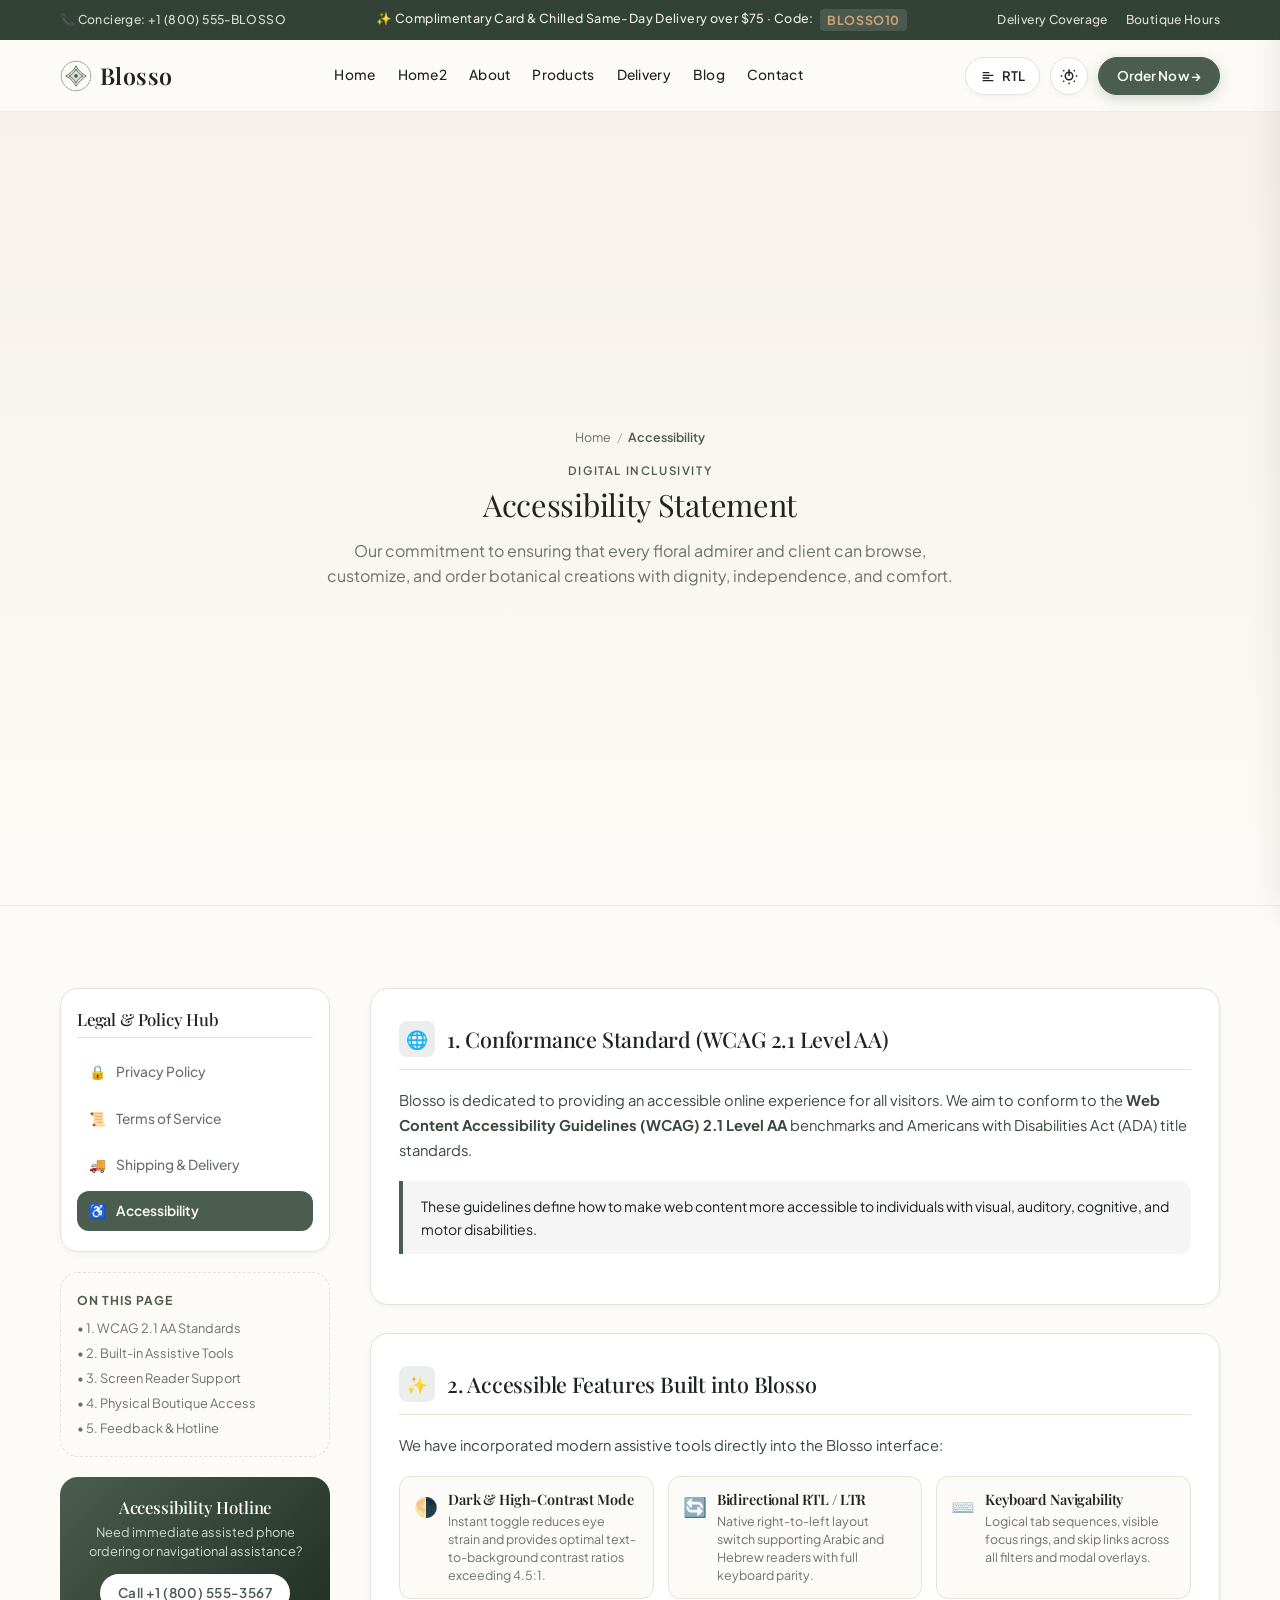
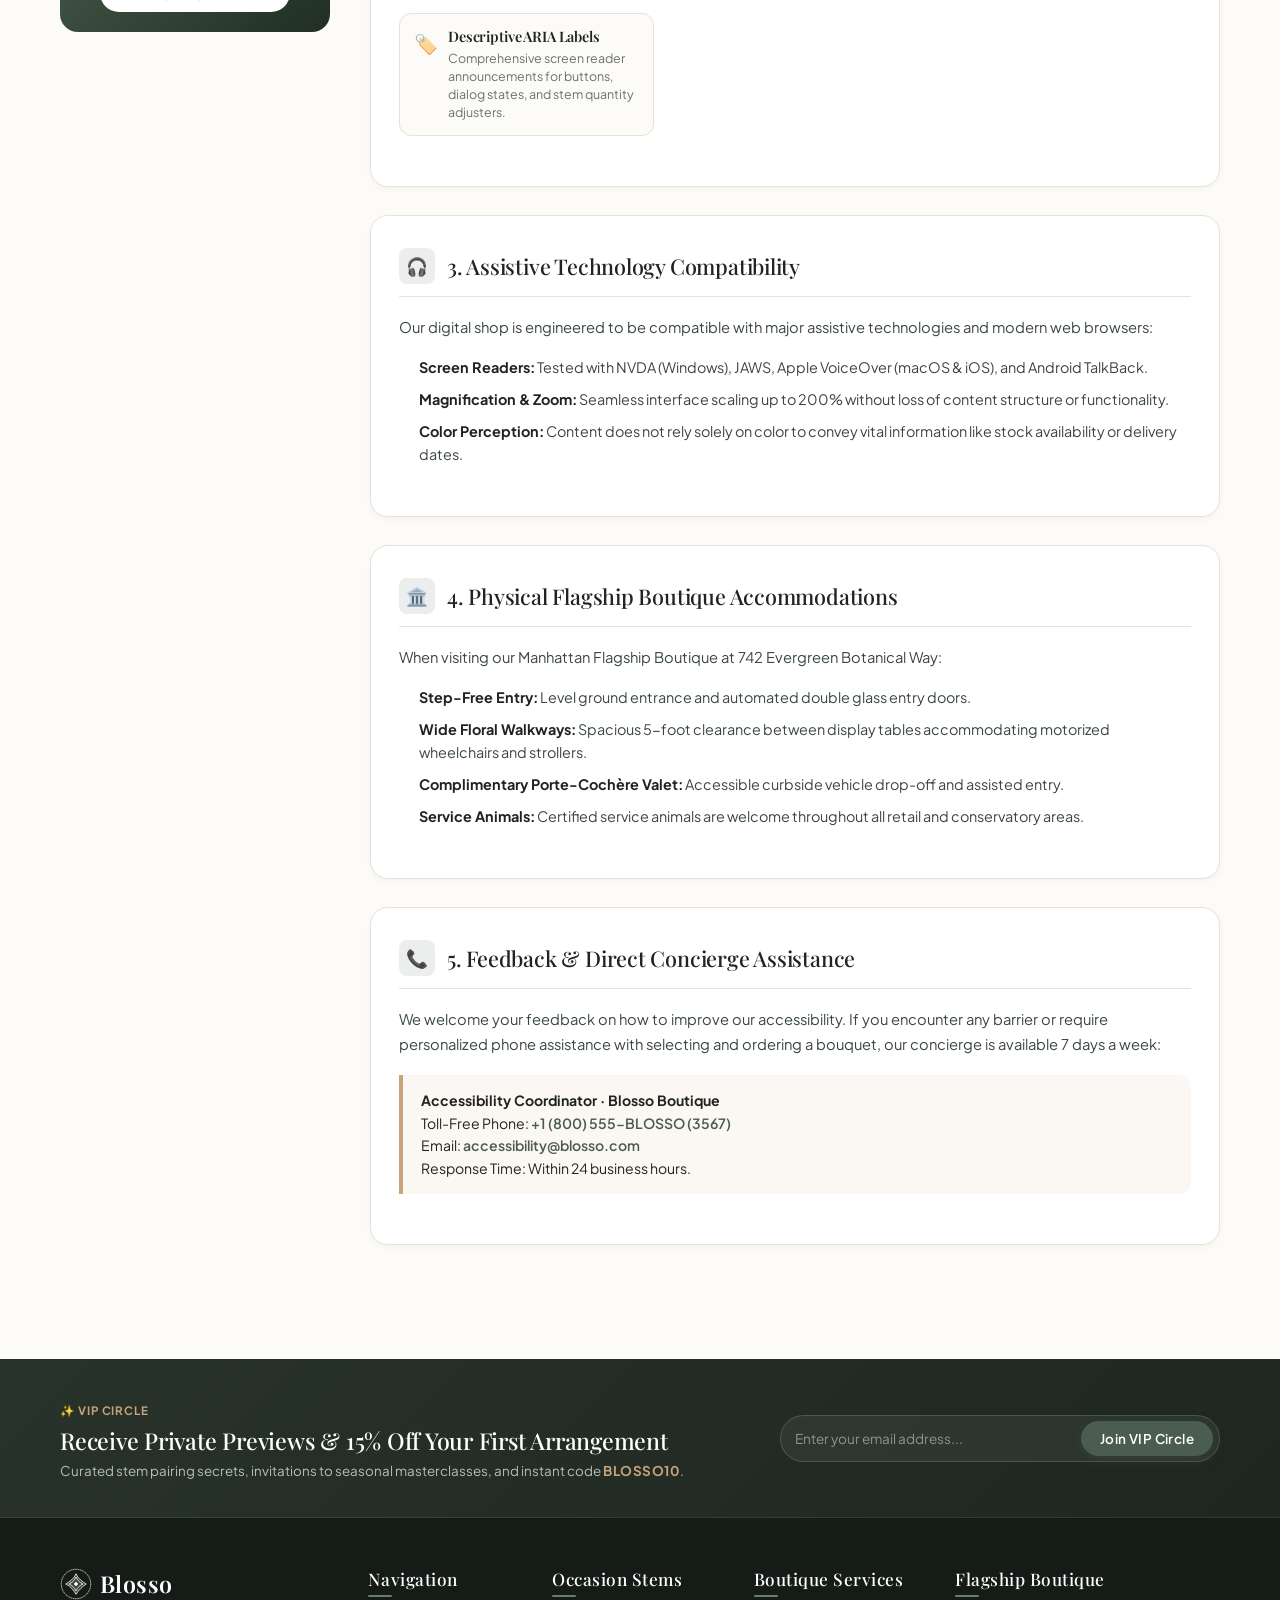
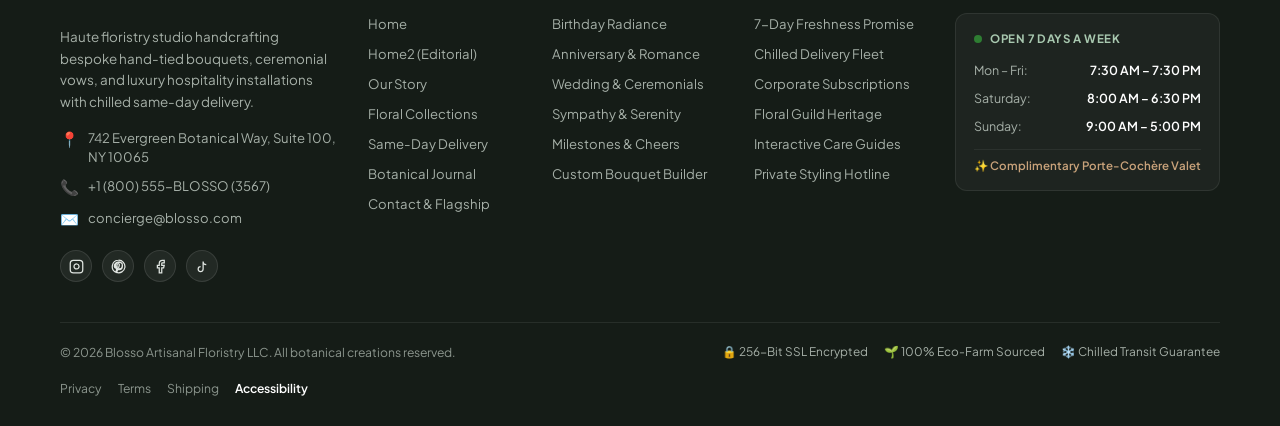
<file: accessibility.html>
<!DOCTYPE html>
<html lang="en">
<head>
  <meta charset="UTF-8">
  <meta name="viewport" content="width=device-width, initial-scale=1.0">
  <title>Blosso | Accessibility Statement &amp; Inclusive Standards</title>
  <meta name="description" content="Read Blosso's commitment to digital accessibility, WCAG 2.1 AA conformance, assistive technology support, and physical boutique accommodations.">
  <link rel="icon" type="image/svg+xml" href="assets/favicon.svg">
  <link rel="stylesheet" href="css/style.css">
</head>
<body>

  <!-- Announcement Bar -->
  <div class="announcement-bar">
    <div class="container">
      <div class="announcement-links announcement-left">
        <a href="tel:+18005553567"><span>📞 Concierge: +1 (800) 555-BLOSSO</span></a>
      </div>
      <div class="announcement-ticker">
        <span>✨ Complimentary Card &amp; Chilled Same-Day Delivery over $75 &middot; Code: <strong>BLOSSO10</strong></span>
      </div>
      <div class="announcement-links announcement-right">
        <a href="delivery.html">Delivery Coverage</a>
        <a href="contact.html">Boutique Hours</a>
      </div>
    </div>
  </div>

  <!-- Header -->
  <header class="site-header" id="site-header">
    <div class="container header-inner">
      <a href="index.html" class="brand-logo" aria-label="Blosso Home">
        <svg class="brand-crest" viewBox="0 0 100 100" fill="none" stroke="currentColor" stroke-width="2.5">
          <circle cx="50" cy="50" r="46" stroke="currentColor" stroke-dasharray="4 2"/>
          <path d="M50 18 C44 34, 28 44, 18 50 C34 56, 44 72, 50 82 C56 72, 72 56, 82 50 C72 44, 56 34, 50 18 Z" fill="currentColor" fill-opacity="0.18"/>
          <path d="M50 28 C46 38, 38 46, 28 50 C38 54, 46 62, 50 72 C54 62, 62 54, 72 50 C62 46, 54 38, 50 28 Z" stroke="currentColor" stroke-width="2.5"/>
          <circle cx="50" cy="50" r="4.5" fill="currentColor"/>
        </svg>
        <span class="brand-name">Blosso</span>
      </a>

      <nav class="nav-menu" aria-label="Main Navigation">
        <a href="index.html" class="nav-link">Home</a>
        <a href="home2.html" class="nav-link">Home2</a>
        <a href="about.html" class="nav-link">About</a>
        <a href="products.html" class="nav-link">Products</a>
        <a href="delivery.html" class="nav-link">Delivery</a>
        <a href="blog.html" class="nav-link">Blog</a>
        <a href="contact.html" class="nav-link">Contact</a>
      </nav>

      <!-- Action Controls -->
      <div class="header-actions">
        <!-- RTL Toggle Button -->
        <button class="header-util-btn" onclick="toggleRTL()" title="Toggle RTL / LTR Layout" aria-label="Toggle Text Direction">
          <svg width="16" height="16" viewBox="0 0 24 24" fill="none" stroke="currentColor" stroke-width="2">
            <path d="M4 19h16M4 15h10M4 11h16M4 7h10"></path>
          </svg>
          <span class="rtl-btn-text">RTL</span>
        </button>

        <!-- Theme Toggle Button -->
        <button class="header-util-btn header-util-icon-only" onclick="toggleTheme()" title="Toggle Dark / Light Mode" aria-label="Toggle Theme">
          <span class="theme-icon-sun">
            <svg width="18" height="18" viewBox="0 0 24 24" fill="none" stroke="currentColor" stroke-width="2">
              <circle cx="12" cy="12" r="5"></circle>
              <line x1="12" y1="12" x2="12" y2="3"></line>
              <line x1="12" y1="21" x2="12" y2="23"></line>
              <line x1="4.22" y1="4.22" x2="5.64" y2="5.64"></line>
              <line x1="18.36" y1="18.36" x2="19.78" y2="19.78"></line>
              <line x1="1" y1="12" x2="3" y2="12"></line>
              <line x1="21" y1="12" x2="23" y2="12"></line>
              <line x1="4.22" y1="19.78" x2="5.64" y2="18.36"></line>
              <line x1="18.36" y1="5.64" x2="19.78" y2="4.22"></line>
            </svg>
          </span>
          <span class="theme-icon-moon" style="display:none;">
            <svg width="18" height="18" viewBox="0 0 24 24" fill="none" stroke="currentColor" stroke-width="2">
              <path d="M21 12.79A9 9 0 1 1 11.21 3 7 7 0 0 0 21 12.79z"></path>
            </svg>
          </span>
        </button>

        <!-- Header CTA Button -->
        <a href="products.html" class="btn btn-primary btn-sm header-cta-btn">Order Now &rarr;</a>

        <!-- Mobile Hamburger Toggle -->
        <button class="hamburger-btn" id="hamburger-toggle-btn" onclick="toggleMobileNav()" aria-label="Toggle Navigation">
          <span></span>
          <span></span>
          <span></span>
        </button>
      </div>
    </div>
  </header>

  <!-- Mobile Drawer -->
  <div class="mobile-nav-overlay" id="mobile-nav-overlay" onclick="closeMobileNav()"></div>
  <div class="mobile-nav-drawer" id="mobile-nav-drawer">
    <div class="mobile-nav-header">
      <span class="brand-name" style="font-size:1.4rem;">Blosso</span>
      <button class="btn-card-action" onclick="closeMobileNav()" aria-label="Close menu">✕</button>
    </div>
    <div class="mobile-nav-links">
      <a href="index.html">Home</a>
      <a href="home2.html">Home2</a>
      <a href="about.html">About</a>
      <a href="products.html">Products</a>
      <a href="delivery.html">Delivery</a>
      <a href="blog.html">Blog</a>
      <a href="contact.html">Contact</a>
    </div>
    <div class="mobile-nav-footer">
      <a href="products.html" class="btn btn-primary" style="width:100%; margin-bottom:10px;">Order Now &rarr;</a>
      <a href="tel:+18005553567" class="btn btn-outline-primary btn-sm" style="width:100%;">Call +1 (800) 555-BLOSSO</a>
    </div>
  </div>

  <main>
    <!-- Hero Banner -->
    <section class="page-hero">
      <div class="container">
        <div class="breadcrumbs">
          <a href="index.html">Home</a>
          <span class="separator">/</span>
          <span style="color:var(--color-primary); font-weight:600;">Accessibility</span>
        </div>
        <span class="tag-label">Digital Inclusivity</span>
        <h1 class="heading-lg" style="margin-bottom:14px;">Accessibility Statement</h1>
        <p class="text-muted" style="max-width:640px; margin:0 auto;">
          Our commitment to ensuring that every floral admirer and client can browse, customize, and order botanical creations with dignity, independence, and comfort.
        </p>
      </div>
    </section>

    <!-- Main Content Layout -->
    <section class="section-padding-sm" style="background-color: var(--color-bg-base);">
      <div class="container">
        <div class="policy-page-layout">
          
          <!-- Sidebar Navigation -->
          <aside class="policy-sidebar">
            <div class="policy-nav-card">
              <h3 class="policy-nav-title">Legal &amp; Policy Hub</h3>
              <div class="policy-nav-list">
                <a href="privacy.html" class="policy-nav-item">
                  <span>🔒</span> Privacy Policy
                </a>
                <a href="terms.html" class="policy-nav-item">
                  <span>📜</span> Terms of Service
                </a>
                <a href="shipping.html" class="policy-nav-item">
                  <span>🚚</span> Shipping &amp; Delivery
                </a>
                <a href="accessibility.html" class="policy-nav-item active">
                  <span>♿</span> Accessibility
                </a>
              </div>
            </div>

            <!-- Page Table of Contents -->
            <div class="policy-toc-card">
              <div class="policy-toc-title">On This Page</div>
              <div class="policy-toc-list">
                <a href="#digital-standards" class="policy-toc-link">&bull; 1. WCAG 2.1 AA Standards</a>
                <a href="#accessible-features" class="policy-toc-link">&bull; 2. Built-in Assistive Tools</a>
                <a href="#assistive-compat" class="policy-toc-link">&bull; 3. Screen Reader Support</a>
                <a href="#physical-boutique" class="policy-toc-link">&bull; 4. Physical Boutique Access</a>
                <a href="#accessibility-feedback" class="policy-toc-link">&bull; 5. Feedback &amp; Hotline</a>
              </div>
            </div>

            <!-- Help Card -->
            <div class="policy-help-card">
              <h4>Accessibility Hotline</h4>
              <p>Need immediate assisted phone ordering or navigational assistance?</p>
              <a href="tel:+18005553567" class="btn btn-sm" style="background:#FFFFFF; color:var(--color-primary); font-weight:600;">Call +1 (800) 555-3567</a>
            </div>
          </aside>

          <!-- Policy Articles -->
          <div class="policy-content">
            
            <!-- Section 1 -->
            <article class="policy-section-card" id="digital-standards">
              <div class="policy-section-header">
                <div class="policy-section-icon">🌐</div>
                <h2 class="policy-section-title">1. Conformance Standard (WCAG 2.1 Level AA)</h2>
              </div>
              <p class="policy-text">
                Blosso is dedicated to providing an accessible online experience for all visitors. We aim to conform to the <strong>Web Content Accessibility Guidelines (WCAG) 2.1 Level AA</strong> benchmarks and Americans with Disabilities Act (ADA) title standards.
              </p>
              <div class="policy-callout">
                These guidelines define how to make web content more accessible to individuals with visual, auditory, cognitive, and motor disabilities.
              </div>
            </article>

            <!-- Section 2 -->
            <article class="policy-section-card" id="accessible-features">
              <div class="policy-section-header">
                <div class="policy-section-icon">✨</div>
                <h2 class="policy-section-title">2. Accessible Features Built into Blosso</h2>
              </div>
              <p class="policy-text">
                We have incorporated modern assistive tools directly into the Blosso interface:
              </p>
              <div class="policy-badge-grid">
                <div class="policy-feature-card">
                  <div class="feature-icon">🌗</div>
                  <div>
                    <h5>Dark &amp; High-Contrast Mode</h5>
                    <p>Instant toggle reduces eye strain and provides optimal text-to-background contrast ratios exceeding 4.5:1.</p>
                  </div>
                </div>
                <div class="policy-feature-card">
                  <div class="feature-icon">🔄</div>
                  <div>
                    <h5>Bidirectional RTL / LTR</h5>
                    <p>Native right-to-left layout switch supporting Arabic and Hebrew readers with full keyboard parity.</p>
                  </div>
                </div>
                <div class="policy-feature-card">
                  <div class="feature-icon">⌨️</div>
                  <div>
                    <h5>Keyboard Navigability</h5>
                    <p>Logical tab sequences, visible focus rings, and skip links across all filters and modal overlays.</p>
                  </div>
                </div>
                <div class="policy-feature-card">
                  <div class="feature-icon">🏷️</div>
                  <div>
                    <h5>Descriptive ARIA Labels</h5>
                    <p>Comprehensive screen reader announcements for buttons, dialog states, and stem quantity adjusters.</p>
                  </div>
                </div>
              </div>
            </article>

            <!-- Section 3 -->
            <article class="policy-section-card" id="assistive-compat">
              <div class="policy-section-header">
                <div class="policy-section-icon">🎧</div>
                <h2 class="policy-section-title">3. Assistive Technology Compatibility</h2>
              </div>
              <p class="policy-text">
                Our digital shop is engineered to be compatible with major assistive technologies and modern web browsers:
              </p>
              <ul class="policy-list">
                <li><strong>Screen Readers:</strong> Tested with NVDA (Windows), JAWS, Apple VoiceOver (macOS &amp; iOS), and Android TalkBack.</li>
                <li><strong>Magnification &amp; Zoom:</strong> Seamless interface scaling up to 200% without loss of content structure or functionality.</li>
                <li><strong>Color Perception:</strong> Content does not rely solely on color to convey vital information like stock availability or delivery dates.</li>
              </ul>
            </article>

            <!-- Section 4 -->
            <article class="policy-section-card" id="physical-boutique">
              <div class="policy-section-header">
                <div class="policy-section-icon">🏛️</div>
                <h2 class="policy-section-title">4. Physical Flagship Boutique Accommodations</h2>
              </div>
              <p class="policy-text">
                When visiting our Manhattan Flagship Boutique at 742 Evergreen Botanical Way:
              </p>
              <ul class="policy-list">
                <li><strong>Step-Free Entry:</strong> Level ground entrance and automated double glass entry doors.</li>
                <li><strong>Wide Floral Walkways:</strong> Spacious 5-foot clearance between display tables accommodating motorized wheelchairs and strollers.</li>
                <li><strong>Complimentary Porte-Cochère Valet:</strong> Accessible curbside vehicle drop-off and assisted entry.</li>
                <li><strong>Service Animals:</strong> Certified service animals are welcome throughout all retail and conservatory areas.</li>
              </ul>
            </article>

            <!-- Section 5 -->
            <article class="policy-section-card" id="accessibility-feedback">
              <div class="policy-section-header">
                <div class="policy-section-icon">📞</div>
                <h2 class="policy-section-title">5. Feedback &amp; Direct Concierge Assistance</h2>
              </div>
              <p class="policy-text">
                We welcome your feedback on how to improve our accessibility. If you encounter any barrier or require personalized phone assistance with selecting and ordering a bouquet, our concierge is available 7 days a week:
              </p>
              <div class="policy-callout policy-callout-gold">
                <strong>Accessibility Coordinator &middot; Blosso Boutique</strong><br>
                Toll-Free Phone: <a href="tel:+18005553567" style="color:var(--color-primary); font-weight:600;">+1 (800) 555-BLOSSO (3567)</a><br>
                Email: <a href="mailto:accessibility@blosso.com" style="color:var(--color-primary); font-weight:600;">accessibility@blosso.com</a><br>
                Response Time: Within 24 business hours.
              </div>
            </article>

          </div>
        </div>
      </div>
    </section>
  </main>

  <!-- ================= MASTER FOOTER ================= -->
  <footer class="site-footer">
    <!-- VIP Newsletter Strip -->
    <div class="footer-vip-strip">
      <div class="container">
        <div class="vip-strip-content">
          <div class="vip-strip-text">
            <span class="vip-strip-badge">✨ VIP Circle</span>
            <h3 class="vip-strip-title">Receive Private Previews &amp; 15% Off Your First Arrangement</h3>
            <p class="vip-strip-desc">
              Curated stem pairing secrets, invitations to seasonal masterclasses, and instant code <strong>BLOSSO10</strong>.
            </p>
          </div>
          <div class="vip-newsletter-form">
            <form id="footer-newsletter-form" onsubmit="handleNewsletterSubmit(event)">
              <div class="vip-input-wrap">
                <input type="email" class="vip-email-input" placeholder="Enter your email address..." required aria-label="Email address for newsletter">
                <button type="submit" class="btn btn-primary btn-sm">Join VIP Circle</button>
              </div>
            </form>
          </div>
        </div>
      </div>
    </div>

    <!-- Main 5-Column Grid -->
    <div class="container footer-main-content">
      <div class="footer-top-grid">
        <!-- Brand Column -->
        <div class="footer-col footer-brand-col">
          <a href="index.html" class="brand-logo" style="margin-bottom:14px;">
            <svg class="brand-crest" viewBox="0 0 100 100" fill="none" stroke="#FFFFFF" stroke-width="2.5">
              <circle cx="50" cy="50" r="46" stroke="#FFFFFF" stroke-dasharray="4 2" />
              <path d="M50 18 C44 34, 28 44, 18 50 C34 56, 44 72, 50 82 C56 72, 72 56, 82 50 C72 44, 56 34, 50 18 Z"
                fill="#FFFFFF" fill-opacity="0.18" />
              <path d="M50 28 C46 38, 38 46, 28 50 C38 54, 46 62, 50 72 C54 62, 62 54, 72 50 C62 46, 54 38, 50 28 Z"
                stroke="#FFFFFF" stroke-width="2.5" />
              <circle cx="50" cy="50" r="4.5" fill="#FFFFFF" />
            </svg>
            <span class="brand-name" style="color:#FFFFFF;">Blosso</span>
          </a>
          <p class="footer-brand-bio">
            Haute floristry studio handcrafting bespoke hand-tied bouquets, ceremonial vows, and luxury hospitality
            installations with chilled same-day delivery.
          </p>
          <div class="footer-contact-specs">
            <div class="footer-spec-item">
              <span class="spec-icon">📍</span>
              <span>742 Evergreen Botanical Way, Suite 100, NY 10065</span>
            </div>
            <div class="footer-spec-item">
              <span class="spec-icon">📞</span>
              <a href="tel:+18005553567">+1 (800) 555-BLOSSO (3567)</a>
            </div>
            <div class="footer-spec-item">
              <span class="spec-icon">✉️</span>
              <a href="mailto:concierge@blosso.com">concierge@blosso.com</a>
            </div>
          </div>
          <div class="footer-social-links">
            <a href="https://instagram.com" target="_blank" rel="noopener" class="footer-social-icon"
              aria-label="Instagram">
              <svg width="15" height="15" viewBox="0 0 24 24" fill="none" stroke="currentColor" stroke-width="2">
                <rect x="2" y="2" width="20" height="20" rx="5" ry="5"></rect>
                <path d="M16 11.37A4 4 0 1 1 12.63 8 4 4 0 0 1 16 11.37z"></path>
                <line x1="17.5" y1="6.5" x2="17.51" y2="6.5"></line>
              </svg>
            </a>
            <a href="https://pinterest.com" target="_blank" rel="noopener" class="footer-social-icon"
              aria-label="Pinterest">
              <svg width="15" height="15" viewBox="0 0 24 24" fill="none" stroke="currentColor" stroke-width="2">
                <path
                  d="M12 2a10 10 0 0 0-3.6 19.3c-.1-.8-.1-2 .1-2.9l1.4-5.9s-.4-.8-.4-1.9c0-1.8 1-3.1 2.3-3.1 1.1 0 1.6.8 1.6 1.8 0 1.1-.7 2.7-1.1 4.2-.3 1.3.6 2.3 1.9 2.3 2.3 0 3.9-2.9 3.9-6.4 0-2.6-1.8-4.6-5-4.6-3.6 0-5.9 2.7-5.9 5.8 0 1 .3 1.8.8 2.3.1.1.1.2 0 .4l-.3 1.1c0 .2-.2.3-.4.2-1.3-.6-1.9-2.2-1.9-3.6 0-2.7 2.3-6 6.8-6 3.6 0 6.1 2.6 6.1 5.5 0 3.8-2.1 6.6-5.2 6.6-1 0-2-.6-2.3-1.2l-.6 2.5c-.2 1-.9 2.2-1.3 3A10 10 0 1 0 12 2z">
                </path>
              </svg>
            </a>
            <a href="https://facebook.com" target="_blank" rel="noopener" class="footer-social-icon"
              aria-label="Facebook">
              <svg width="15" height="15" viewBox="0 0 24 24" fill="none" stroke="currentColor" stroke-width="2">
                <path d="M18 2h-3a5 5 0 0 0-5 5v3H7v4h3v8h4v-8h3l1-4h-4V7a1 1 0 0 1 1-1h3z"></path>
              </svg>
            </a>
            <a href="https://tiktok.com" target="_blank" rel="noopener" class="footer-social-icon" aria-label="TikTok">
              <svg width="15" height="15" viewBox="0 0 24 24" fill="none" stroke="currentColor" stroke-width="2">
                <path d="M9 12a4 4 0 1 0 4 4V4a5 5 0 0 0 5 5"></path>
              </svg>
            </a>
          </div>
        </div>

        <!-- Column 2: Navigation Links -->
        <div class="footer-col">
          <h4 class="footer-heading">Navigation</h4>
          <div class="footer-links-list">
            <a href="index.html">Home</a>
            <a href="home2.html">Home2 (Editorial)</a>
            <a href="about.html">Our Story</a>
            <a href="products.html">Floral Collections</a>
            <a href="delivery.html">Same-Day Delivery</a>
            <a href="blog.html">Botanical Journal</a>
            <a href="contact.html">Contact &amp; Flagship</a>
          </div>
        </div>

        <!-- Column 3: Collections -->
        <div class="footer-col">
          <h4 class="footer-heading">Occasion Stems</h4>
          <div class="footer-links-list">
            <a href="products.html?occasion=Birthday">Birthday Radiance</a>
            <a href="products.html?occasion=Anniversary">Anniversary &amp; Romance</a>
            <a href="products.html?occasion=Wedding">Wedding &amp; Ceremonials</a>
            <a href="products.html?occasion=Sympathy">Sympathy &amp; Serenity</a>
            <a href="products.html?occasion=Congratulations">Milestones &amp; Cheers</a>
            <a href="delivery.html#custom-builder">Custom Bouquet Builder</a>
          </div>
        </div>

        <!-- Column 4: Boutique Services -->
        <div class="footer-col">
          <h4 class="footer-heading">Boutique Services</h4>
          <div class="footer-links-list">
            <a href="delivery.html">7-Day Freshness Promise</a>
            <a href="delivery.html">Chilled Delivery Fleet</a>
            <a href="delivery.html#bulk-orders">Corporate Subscriptions</a>
            <a href="about.html">Floral Guild Heritage</a>
            <a href="blog.html">Interactive Care Guides</a>
            <a href="contact.html">Private Styling Hotline</a>
          </div>
        </div>

        <!-- Column 5: Flagship Hours -->
        <div class="footer-col">
          <h4 class="footer-heading">Flagship Boutique</h4>
          <div class="footer-hours-box">
            <div class="hours-status-badge">
              <span class="status-pulse-dot"></span>
              <span>Open 7 Days A Week</span>
            </div>
            <div class="hours-schedule">
              <div class="hours-row">
                <span>Mon – Fri:</span>
                <strong>7:30 AM – 7:30 PM</strong>
              </div>
              <div class="hours-row">
                <span>Saturday:</span>
                <strong>8:00 AM – 6:30 PM</strong>
              </div>
              <div class="hours-row">
                <span>Sunday:</span>
                <strong>9:00 AM – 5:00 PM</strong>
              </div>
            </div>
            <span class="valet-note">✨ Complimentary Porte-Cochère Valet</span>
          </div>
        </div>
      </div>

      <!-- Bottom Bar -->
      <div class="footer-bottom-bar">
        <div class="footer-copyright">
          &copy; 2026 Blosso Artisanal Floristry LLC. All botanical creations reserved.
        </div>
        <div class="footer-trust-badges">
          <span>🔒 256-Bit SSL Encrypted</span>
          <span>🌱 100% Eco-Farm Sourced</span>
          <span>❄️ Chilled Transit Guarantee</span>
        </div>
        <div class="footer-legal-links">
          <a href="privacy.html">Privacy</a>
          <a href="terms.html">Terms</a>
          <a href="shipping.html">Shipping</a>
          <a href="accessibility.html" style="color:#FFFFFF; font-weight:600;">Accessibility</a>
        </div>
      </div>
    </div>
  </footer>

  <script src="js/data.js"></script>
  <script src="js/main.js"></script>
  <script src="js/interactions.js"></script>
</body>
</html>
</file>
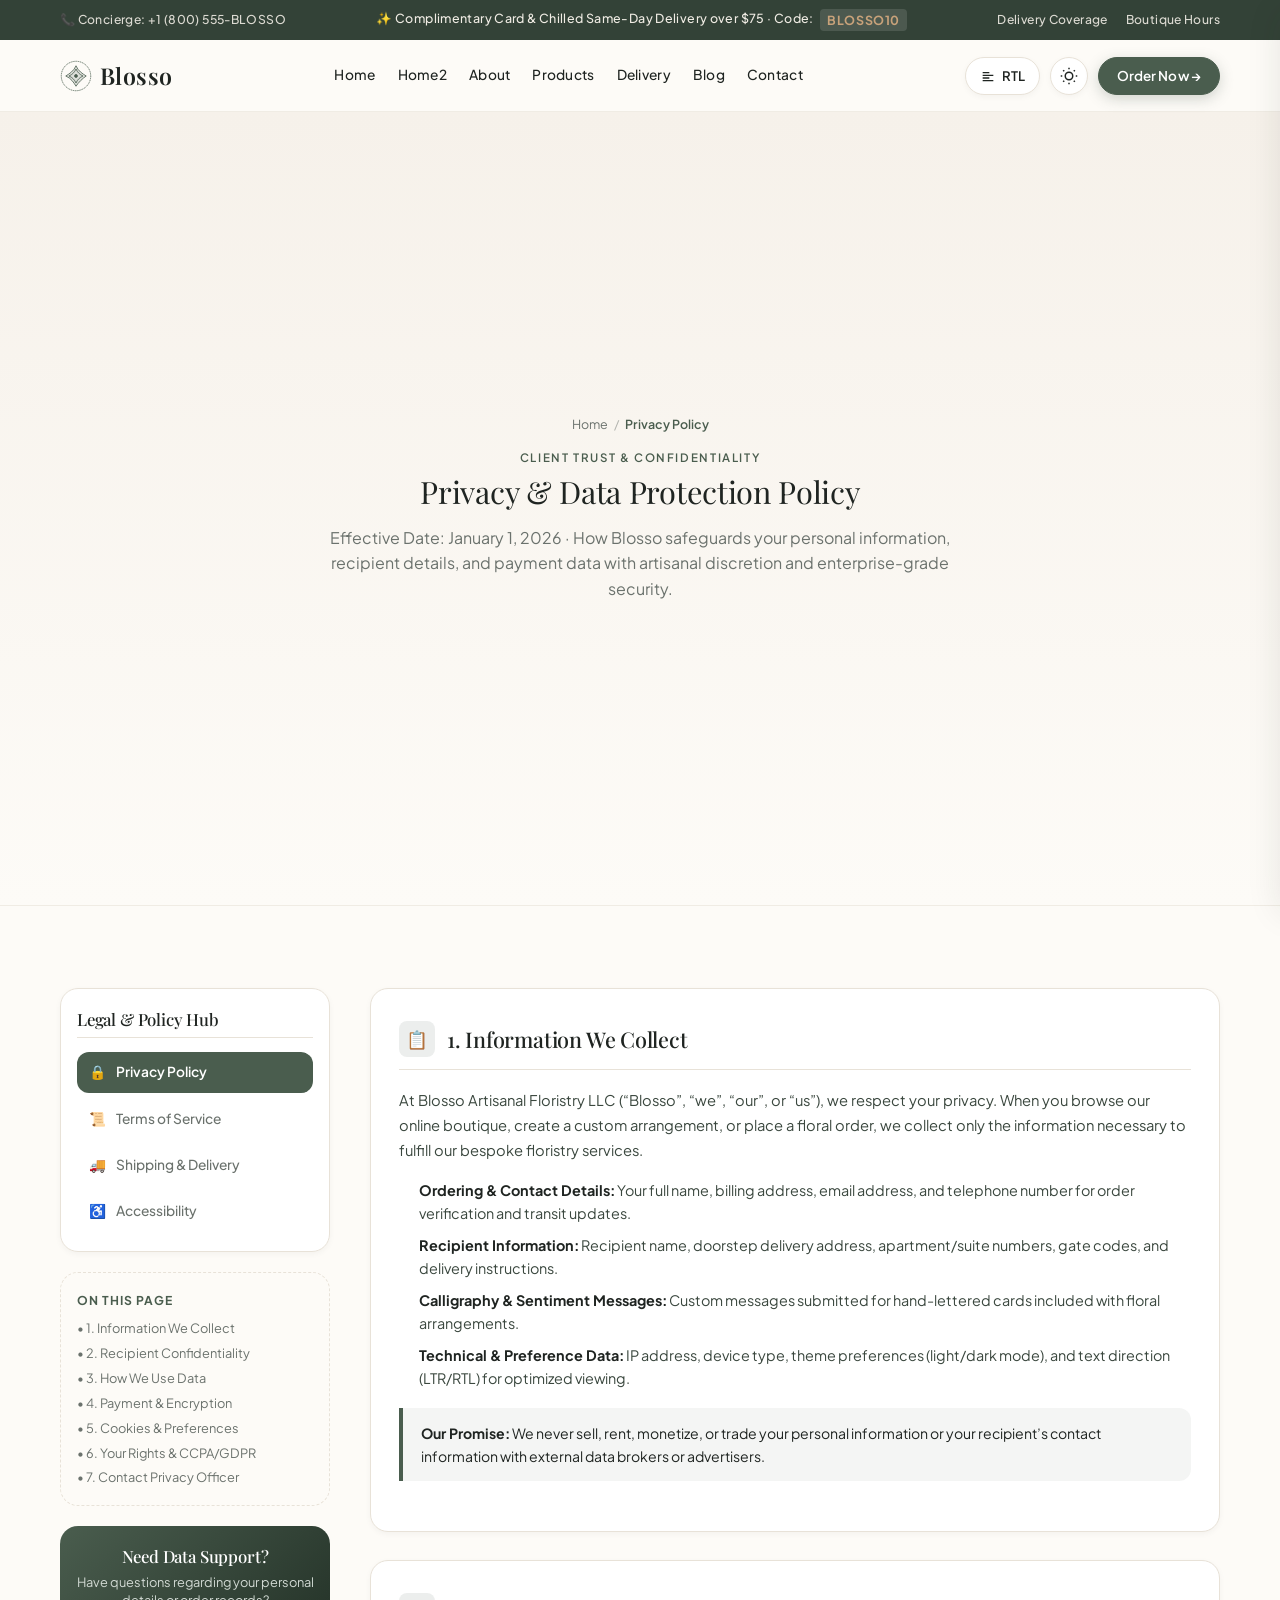
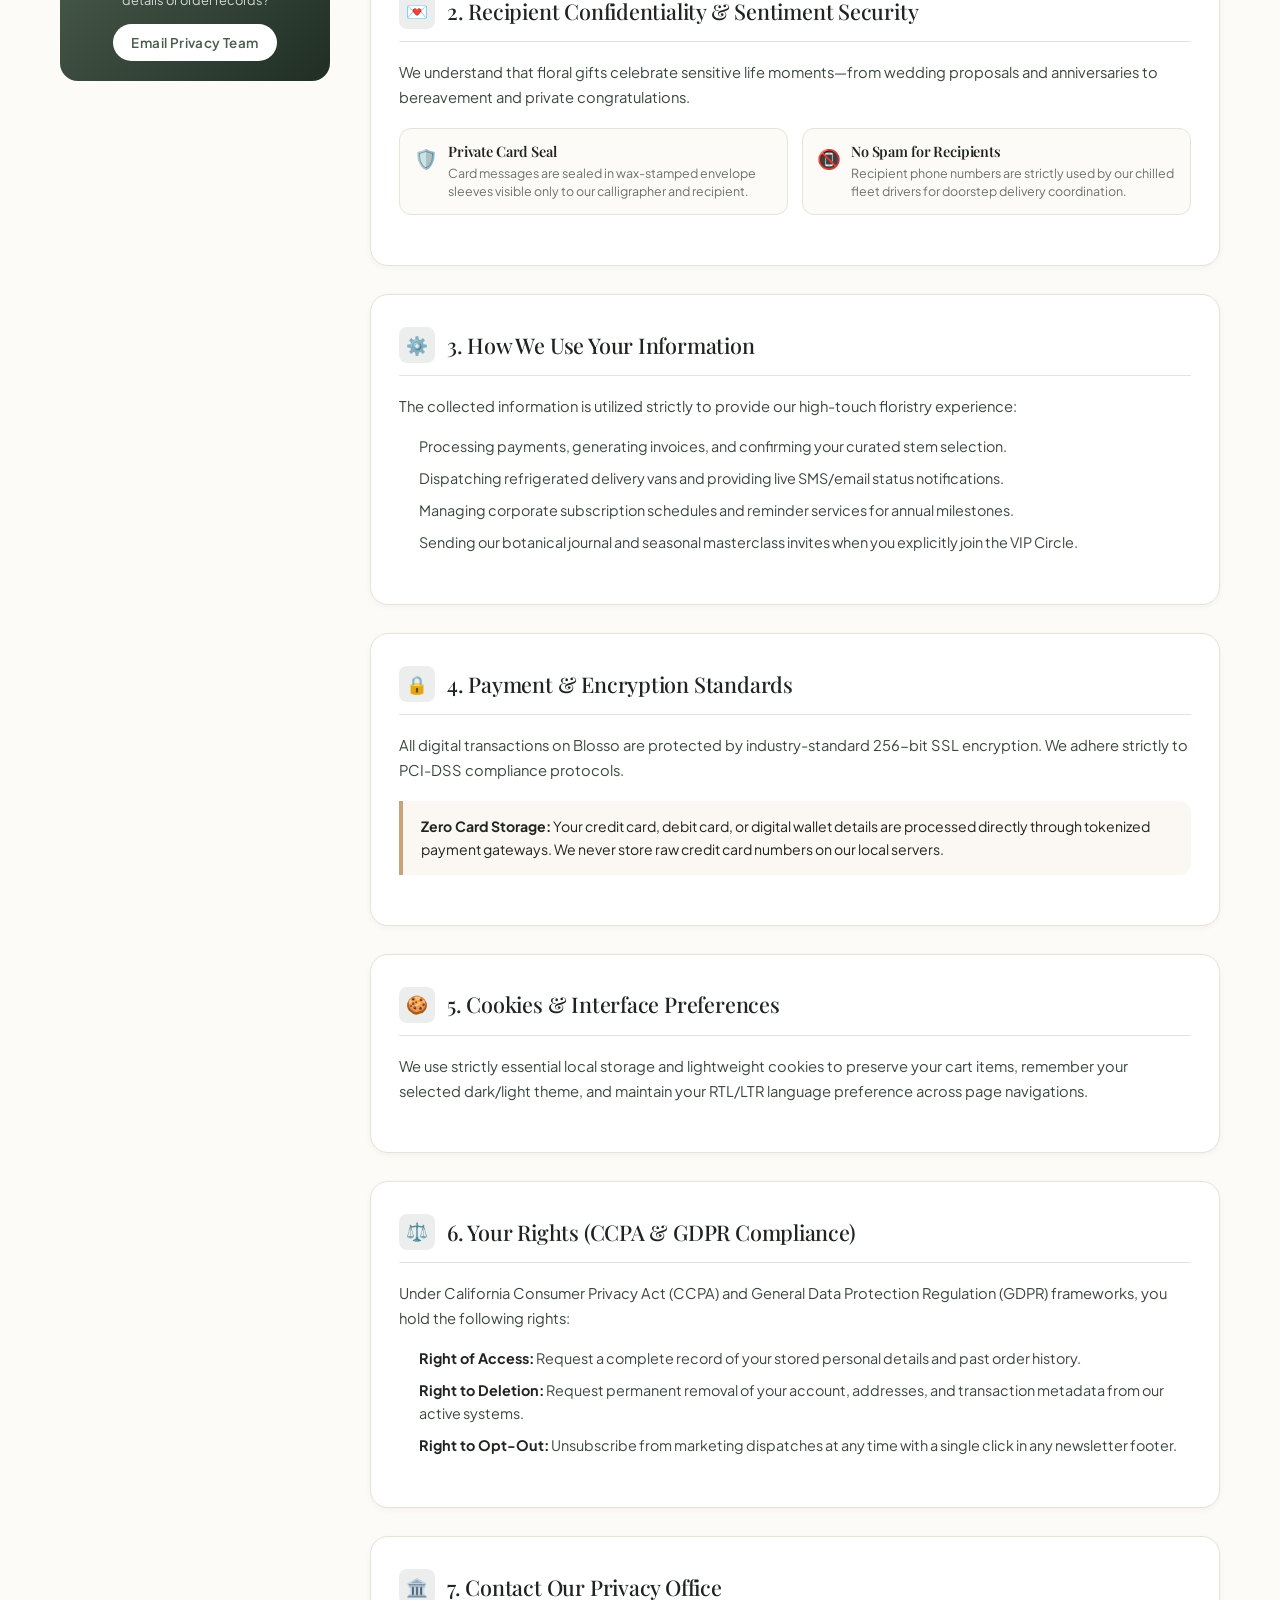
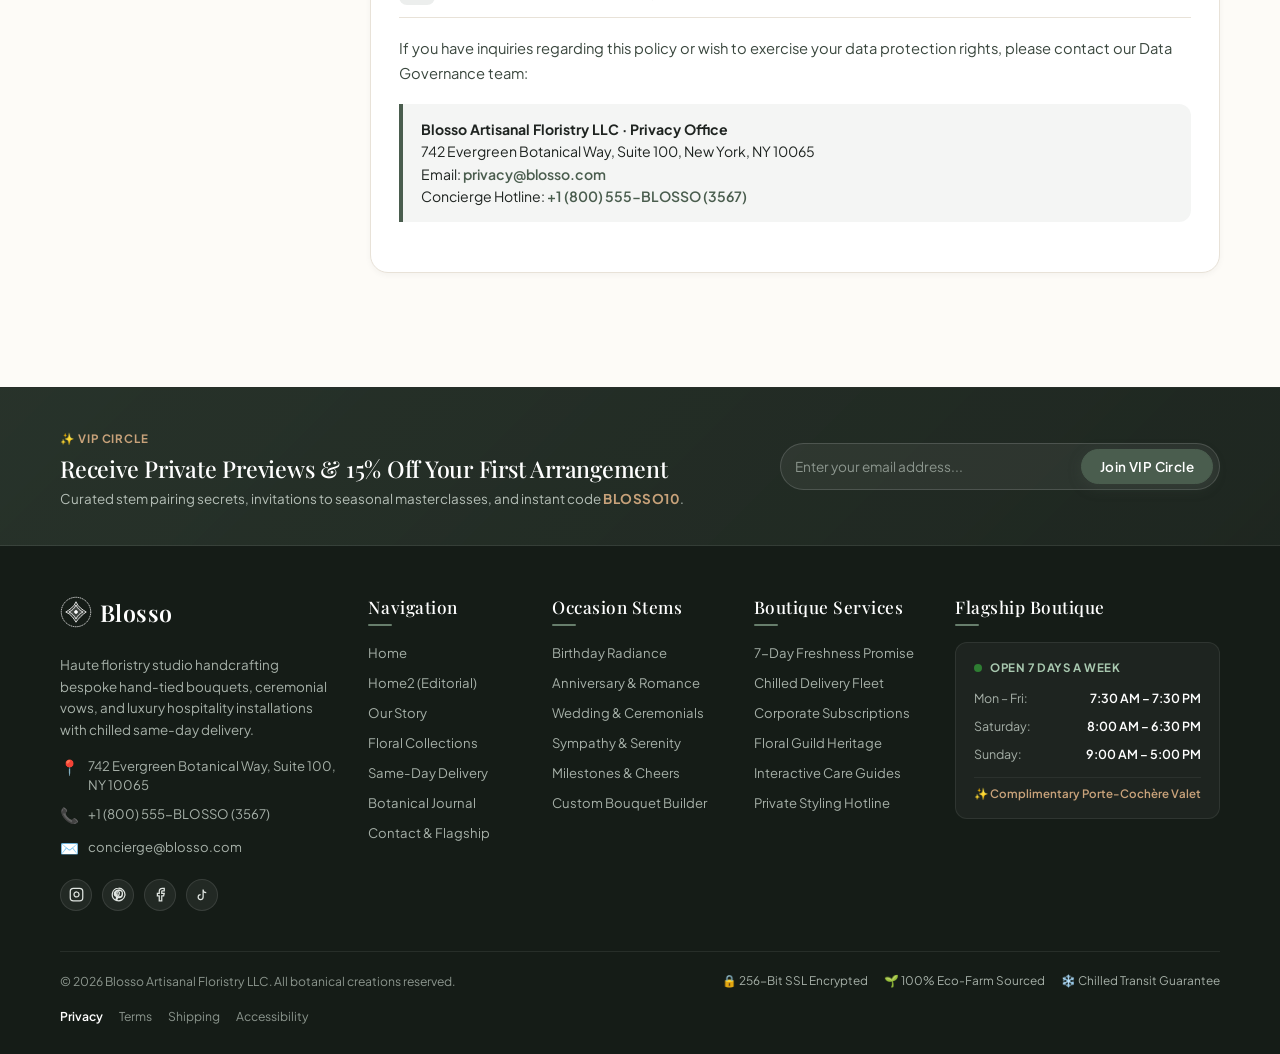
<file: privacy.html>
<!DOCTYPE html>
<html lang="en">
<head>
  <meta charset="UTF-8">
  <meta name="viewport" content="width=device-width, initial-scale=1.0">
  <title>Blosso | Privacy &amp; Data Protection Policy</title>
  <meta name="description" content="Learn how Blosso protects client information, recipient gift details, card messages, and secure transactions with artisanal confidentiality.">
  <link rel="icon" type="image/svg+xml" href="assets/favicon.svg">
  <link rel="stylesheet" href="css/style.css">
</head>
<body>

  <!-- Announcement Bar -->
  <div class="announcement-bar">
    <div class="container">
      <div class="announcement-links announcement-left">
        <a href="tel:+18005553567"><span>📞 Concierge: +1 (800) 555-BLOSSO</span></a>
      </div>
      <div class="announcement-ticker">
        <span>✨ Complimentary Card &amp; Chilled Same-Day Delivery over $75 &middot; Code: <strong>BLOSSO10</strong></span>
      </div>
      <div class="announcement-links announcement-right">
        <a href="delivery.html">Delivery Coverage</a>
        <a href="contact.html">Boutique Hours</a>
      </div>
    </div>
  </div>

  <!-- Header -->
  <header class="site-header" id="site-header">
    <div class="container header-inner">
      <a href="index.html" class="brand-logo" aria-label="Blosso Home">
        <svg class="brand-crest" viewBox="0 0 100 100" fill="none" stroke="currentColor" stroke-width="2.5">
          <circle cx="50" cy="50" r="46" stroke="currentColor" stroke-dasharray="4 2"/>
          <path d="M50 18 C44 34, 28 44, 18 50 C34 56, 44 72, 50 82 C56 72, 72 56, 82 50 C72 44, 56 34, 50 18 Z" fill="currentColor" fill-opacity="0.18"/>
          <path d="M50 28 C46 38, 38 46, 28 50 C38 54, 46 62, 50 72 C54 62, 62 54, 72 50 C62 46, 54 38, 50 28 Z" stroke="currentColor" stroke-width="2.5"/>
          <circle cx="50" cy="50" r="4.5" fill="currentColor"/>
        </svg>
        <span class="brand-name">Blosso</span>
      </a>

      <nav class="nav-menu" aria-label="Main Navigation">
        <a href="index.html" class="nav-link">Home</a>
        <a href="home2.html" class="nav-link">Home2</a>
        <a href="about.html" class="nav-link">About</a>
        <a href="products.html" class="nav-link">Products</a>
        <a href="delivery.html" class="nav-link">Delivery</a>
        <a href="blog.html" class="nav-link">Blog</a>
        <a href="contact.html" class="nav-link">Contact</a>
      </nav>

      <!-- Action Controls -->
      <div class="header-actions">
        <!-- RTL Toggle Button -->
        <button class="header-util-btn" onclick="toggleRTL()" title="Toggle RTL / LTR Layout" aria-label="Toggle Text Direction">
          <svg width="16" height="16" viewBox="0 0 24 24" fill="none" stroke="currentColor" stroke-width="2">
            <path d="M4 19h16M4 15h10M4 11h16M4 7h10"></path>
          </svg>
          <span class="rtl-btn-text">RTL</span>
        </button>

        <!-- Theme Toggle Button -->
        <button class="header-util-btn header-util-icon-only" onclick="toggleTheme()" title="Toggle Dark / Light Mode" aria-label="Toggle Theme">
          <span class="theme-icon-sun">
            <svg width="18" height="18" viewBox="0 0 24 24" fill="none" stroke="currentColor" stroke-width="2">
              <circle cx="12" cy="12" r="5"></circle>
              <line x1="12" y1="1" x2="12" y2="3"></line>
              <line x1="12" y1="21" x2="12" y2="23"></line>
              <line x1="4.22" y1="4.22" x2="5.64" y2="5.64"></line>
              <line x1="18.36" y1="18.36" x2="19.78" y2="19.78"></line>
              <line x1="1" y1="12" x2="3" y2="12"></line>
              <line x1="21" y1="12" x2="23" y2="12"></line>
              <line x1="4.22" y1="19.78" x2="5.64" y2="18.36"></line>
              <line x1="18.36" y1="5.64" x2="19.78" y2="4.22"></line>
            </svg>
          </span>
          <span class="theme-icon-moon" style="display:none;">
            <svg width="18" height="18" viewBox="0 0 24 24" fill="none" stroke="currentColor" stroke-width="2">
              <path d="M21 12.79A9 9 0 1 1 11.21 3 7 7 0 0 0 21 12.79z"></path>
            </svg>
          </span>
        </button>

        <!-- Header CTA Button -->
        <a href="products.html" class="btn btn-primary btn-sm header-cta-btn">Order Now &rarr;</a>

        <!-- Mobile Hamburger Toggle -->
        <button class="hamburger-btn" id="hamburger-toggle-btn" onclick="toggleMobileNav()" aria-label="Toggle Navigation">
          <span></span>
          <span></span>
          <span></span>
        </button>
      </div>
    </div>
  </header>

  <!-- Mobile Drawer -->
  <div class="mobile-nav-overlay" id="mobile-nav-overlay" onclick="closeMobileNav()"></div>
  <div class="mobile-nav-drawer" id="mobile-nav-drawer">
    <div class="mobile-nav-header">
      <span class="brand-name" style="font-size:1.4rem;">Blosso</span>
      <button class="btn-card-action" onclick="closeMobileNav()" aria-label="Close menu">✕</button>
    </div>
    <div class="mobile-nav-links">
      <a href="index.html">Home</a>
      <a href="home2.html">Home2</a>
      <a href="about.html">About</a>
      <a href="products.html">Products</a>
      <a href="delivery.html">Delivery</a>
      <a href="blog.html">Blog</a>
      <a href="contact.html">Contact</a>
    </div>
    <div class="mobile-nav-footer">
      <a href="products.html" class="btn btn-primary" style="width:100%; margin-bottom:10px;">Order Now &rarr;</a>
      <a href="tel:+18005553567" class="btn btn-outline-primary btn-sm" style="width:100%;">Call +1 (800) 555-BLOSSO</a>
    </div>
  </div>

  <main>
    <!-- Hero Banner -->
    <section class="page-hero">
      <div class="container">
        <div class="breadcrumbs">
          <a href="index.html">Home</a>
          <span class="separator">/</span>
          <span style="color:var(--color-primary); font-weight:600;">Privacy Policy</span>
        </div>
        <span class="tag-label">Client Trust &amp; Confidentiality</span>
        <h1 class="heading-lg" style="margin-bottom:14px;">Privacy &amp; Data Protection Policy</h1>
        <p class="text-muted" style="max-width:640px; margin:0 auto;">
          Effective Date: January 1, 2026 &middot; How Blosso safeguards your personal information, recipient details, and payment data with artisanal discretion and enterprise-grade security.
        </p>
      </div>
    </section>

    <!-- Main Content Layout -->
    <section class="section-padding-sm" style="background-color: var(--color-bg-base);">
      <div class="container">
        <div class="policy-page-layout">
          
          <!-- Sidebar Navigation -->
          <aside class="policy-sidebar">
            <div class="policy-nav-card">
              <h3 class="policy-nav-title">Legal &amp; Policy Hub</h3>
              <div class="policy-nav-list">
                <a href="privacy.html" class="policy-nav-item active">
                  <span>🔒</span> Privacy Policy
                </a>
                <a href="terms.html" class="policy-nav-item">
                  <span>📜</span> Terms of Service
                </a>
                <a href="shipping.html" class="policy-nav-item">
                  <span>🚚</span> Shipping &amp; Delivery
                </a>
                <a href="accessibility.html" class="policy-nav-item">
                  <span>♿</span> Accessibility
                </a>
              </div>
            </div>

            <!-- Page Table of Contents -->
            <div class="policy-toc-card">
              <div class="policy-toc-title">On This Page</div>
              <div class="policy-toc-list">
                <a href="#information-we-collect" class="policy-toc-link">&bull; 1. Information We Collect</a>
                <a href="#recipient-confidentiality" class="policy-toc-link">&bull; 2. Recipient Confidentiality</a>
                <a href="#how-we-use-data" class="policy-toc-link">&bull; 3. How We Use Data</a>
                <a href="#payment-security" class="policy-toc-link">&bull; 4. Payment &amp; Encryption</a>
                <a href="#cookies-analytics" class="policy-toc-link">&bull; 5. Cookies &amp; Preferences</a>
                <a href="#your-privacy-rights" class="policy-toc-link">&bull; 6. Your Rights &amp; CCPA/GDPR</a>
                <a href="#contact-dpo" class="policy-toc-link">&bull; 7. Contact Privacy Officer</a>
              </div>
            </div>

            <!-- Help Card -->
            <div class="policy-help-card">
              <h4>Need Data Support?</h4>
              <p>Have questions regarding your personal details or order records?</p>
              <a href="mailto:privacy@blosso.com" class="btn btn-sm" style="background:#FFFFFF; color:var(--color-primary); font-weight:600;">Email Privacy Team</a>
            </div>
          </aside>

          <!-- Policy Articles -->
          <div class="policy-content">
            
            <!-- Section 1 -->
            <article class="policy-section-card" id="information-we-collect">
              <div class="policy-section-header">
                <div class="policy-section-icon">📋</div>
                <h2 class="policy-section-title">1. Information We Collect</h2>
              </div>
              <p class="policy-text">
                At Blosso Artisanal Floristry LLC (&ldquo;Blosso&rdquo;, &ldquo;we&rdquo;, &ldquo;our&rdquo;, or &ldquo;us&rdquo;), we respect your privacy. When you browse our online boutique, create a custom arrangement, or place a floral order, we collect only the information necessary to fulfill our bespoke floristry services.
              </p>
              <ul class="policy-list">
                <li><strong>Ordering &amp; Contact Details:</strong> Your full name, billing address, email address, and telephone number for order verification and transit updates.</li>
                <li><strong>Recipient Information:</strong> Recipient name, doorstep delivery address, apartment/suite numbers, gate codes, and delivery instructions.</li>
                <li><strong>Calligraphy &amp; Sentiment Messages:</strong> Custom messages submitted for hand-lettered cards included with floral arrangements.</li>
                <li><strong>Technical &amp; Preference Data:</strong> IP address, device type, theme preferences (light/dark mode), and text direction (LTR/RTL) for optimized viewing.</li>
              </ul>
              <div class="policy-callout">
                <strong>Our Promise:</strong> We never sell, rent, monetize, or trade your personal information or your recipient&rsquo;s contact information with external data brokers or advertisers.
              </div>
            </article>

            <!-- Section 2 -->
            <article class="policy-section-card" id="recipient-confidentiality">
              <div class="policy-section-header">
                <div class="policy-section-icon">💌</div>
                <h2 class="policy-section-title">2. Recipient Confidentiality &amp; Sentiment Security</h2>
              </div>
              <p class="policy-text">
                We understand that floral gifts celebrate sensitive life moments—from wedding proposals and anniversaries to bereavement and private congratulations.
              </p>
              <div class="policy-badge-grid">
                <div class="policy-feature-card">
                  <div class="feature-icon">🛡️</div>
                  <div>
                    <h5>Private Card Seal</h5>
                    <p>Card messages are sealed in wax-stamped envelope sleeves visible only to our calligrapher and recipient.</p>
                  </div>
                </div>
                <div class="policy-feature-card">
                  <div class="feature-icon">📵</div>
                  <div>
                    <h5>No Spam for Recipients</h5>
                    <p>Recipient phone numbers are strictly used by our chilled fleet drivers for doorstep delivery coordination.</p>
                  </div>
                </div>
              </div>
            </article>

            <!-- Section 3 -->
            <article class="policy-section-card" id="how-we-use-data">
              <div class="policy-section-header">
                <div class="policy-section-icon">⚙️</div>
                <h2 class="policy-section-title">3. How We Use Your Information</h2>
              </div>
              <p class="policy-text">
                The collected information is utilized strictly to provide our high-touch floristry experience:
              </p>
              <ul class="policy-list">
                <li>Processing payments, generating invoices, and confirming your curated stem selection.</li>
                <li>Dispatching refrigerated delivery vans and providing live SMS/email status notifications.</li>
                <li>Managing corporate subscription schedules and reminder services for annual milestones.</li>
                <li>Sending our botanical journal and seasonal masterclass invites when you explicitly join the VIP Circle.</li>
              </ul>
            </article>

            <!-- Section 4 -->
            <article class="policy-section-card" id="payment-security">
              <div class="policy-section-header">
                <div class="policy-section-icon">🔒</div>
                <h2 class="policy-section-title">4. Payment &amp; Encryption Standards</h2>
              </div>
              <p class="policy-text">
                All digital transactions on Blosso are protected by industry-standard 256-bit SSL encryption. We adhere strictly to PCI-DSS compliance protocols.
              </p>
              <div class="policy-callout policy-callout-gold">
                <strong>Zero Card Storage:</strong> Your credit card, debit card, or digital wallet details are processed directly through tokenized payment gateways. We never store raw credit card numbers on our local servers.
              </div>
            </article>

            <!-- Section 5 -->
            <article class="policy-section-card" id="cookies-analytics">
              <div class="policy-section-header">
                <div class="policy-section-icon">🍪</div>
                <h2 class="policy-section-title">5. Cookies &amp; Interface Preferences</h2>
              </div>
              <p class="policy-text">
                We use strictly essential local storage and lightweight cookies to preserve your cart items, remember your selected dark/light theme, and maintain your RTL/LTR language preference across page navigations.
              </p>
            </article>

            <!-- Section 6 -->
            <article class="policy-section-card" id="your-privacy-rights">
              <div class="policy-section-header">
                <div class="policy-section-icon">⚖️</div>
                <h2 class="policy-section-title">6. Your Rights (CCPA &amp; GDPR Compliance)</h2>
              </div>
              <p class="policy-text">
                Under California Consumer Privacy Act (CCPA) and General Data Protection Regulation (GDPR) frameworks, you hold the following rights:
              </p>
              <ul class="policy-list">
                <li><strong>Right of Access:</strong> Request a complete record of your stored personal details and past order history.</li>
                <li><strong>Right to Deletion:</strong> Request permanent removal of your account, addresses, and transaction metadata from our active systems.</li>
                <li><strong>Right to Opt-Out:</strong> Unsubscribe from marketing dispatches at any time with a single click in any newsletter footer.</li>
              </ul>
            </article>

            <!-- Section 7 -->
            <article class="policy-section-card" id="contact-dpo">
              <div class="policy-section-header">
                <div class="policy-section-icon">🏛️</div>
                <h2 class="policy-section-title">7. Contact Our Privacy Office</h2>
              </div>
              <p class="policy-text">
                If you have inquiries regarding this policy or wish to exercise your data protection rights, please contact our Data Governance team:
              </p>
              <div class="policy-callout">
                <strong>Blosso Artisanal Floristry LLC &middot; Privacy Office</strong><br>
                742 Evergreen Botanical Way, Suite 100, New York, NY 10065<br>
                Email: <a href="mailto:privacy@blosso.com" style="color:var(--color-primary); font-weight:600;">privacy@blosso.com</a><br>
                Concierge Hotline: <a href="tel:+18005553567" style="color:var(--color-primary); font-weight:600;">+1 (800) 555-BLOSSO (3567)</a>
              </div>
            </article>

          </div>
        </div>
      </div>
    </section>
  </main>

  <!-- ================= MASTER FOOTER ================= -->
  <footer class="site-footer">
    <!-- VIP Newsletter Strip -->
    <div class="footer-vip-strip">
      <div class="container">
        <div class="vip-strip-content">
          <div class="vip-strip-text">
            <span class="vip-strip-badge">✨ VIP Circle</span>
            <h3 class="vip-strip-title">Receive Private Previews &amp; 15% Off Your First Arrangement</h3>
            <p class="vip-strip-desc">
              Curated stem pairing secrets, invitations to seasonal masterclasses, and instant code <strong>BLOSSO10</strong>.
            </p>
          </div>
          <div class="vip-newsletter-form">
            <form id="footer-newsletter-form" onsubmit="handleNewsletterSubmit(event)">
              <div class="vip-input-wrap">
                <input type="email" class="vip-email-input" placeholder="Enter your email address..." required aria-label="Email address for newsletter">
                <button type="submit" class="btn btn-primary btn-sm">Join VIP Circle</button>
              </div>
            </form>
          </div>
        </div>
      </div>
    </div>

    <!-- Main 5-Column Grid -->
    <div class="container footer-main-content">
      <div class="footer-top-grid">
        <!-- Brand Column -->
        <div class="footer-col footer-brand-col">
          <a href="index.html" class="brand-logo" style="margin-bottom:14px;">
            <svg class="brand-crest" viewBox="0 0 100 100" fill="none" stroke="#FFFFFF" stroke-width="2.5">
              <circle cx="50" cy="50" r="46" stroke="#FFFFFF" stroke-dasharray="4 2" />
              <path d="M50 18 C44 34, 28 44, 18 50 C34 56, 44 72, 50 82 C56 72, 72 56, 82 50 C72 44, 56 34, 50 18 Z"
                fill="#FFFFFF" fill-opacity="0.18" />
              <path d="M50 28 C46 38, 38 46, 28 50 C38 54, 46 62, 50 72 C54 62, 62 54, 72 50 C62 46, 54 38, 50 28 Z"
                stroke="#FFFFFF" stroke-width="2.5" />
              <circle cx="50" cy="50" r="4.5" fill="#FFFFFF" />
            </svg>
            <span class="brand-name" style="color:#FFFFFF;">Blosso</span>
          </a>
          <p class="footer-brand-bio">
            Haute floristry studio handcrafting bespoke hand-tied bouquets, ceremonial vows, and luxury hospitality
            installations with chilled same-day delivery.
          </p>
          <div class="footer-contact-specs">
            <div class="footer-spec-item">
              <span class="spec-icon">📍</span>
              <span>742 Evergreen Botanical Way, Suite 100, NY 10065</span>
            </div>
            <div class="footer-spec-item">
              <span class="spec-icon">📞</span>
              <a href="tel:+18005553567">+1 (800) 555-BLOSSO (3567)</a>
            </div>
            <div class="footer-spec-item">
              <span class="spec-icon">✉️</span>
              <a href="mailto:concierge@blosso.com">concierge@blosso.com</a>
            </div>
          </div>
          <div class="footer-social-links">
            <a href="https://instagram.com" target="_blank" rel="noopener" class="footer-social-icon"
              aria-label="Instagram">
              <svg width="15" height="15" viewBox="0 0 24 24" fill="none" stroke="currentColor" stroke-width="2">
                <rect x="2" y="2" width="20" height="20" rx="5" ry="5"></rect>
                <path d="M16 11.37A4 4 0 1 1 12.63 8 4 4 0 0 1 16 11.37z"></path>
                <line x1="17.5" y1="6.5" x2="17.51" y2="6.5"></line>
              </svg>
            </a>
            <a href="https://pinterest.com" target="_blank" rel="noopener" class="footer-social-icon"
              aria-label="Pinterest">
              <svg width="15" height="15" viewBox="0 0 24 24" fill="none" stroke="currentColor" stroke-width="2">
                <path
                  d="M12 2a10 10 0 0 0-3.6 19.3c-.1-.8-.1-2 .1-2.9l1.4-5.9s-.4-.8-.4-1.9c0-1.8 1-3.1 2.3-3.1 1.1 0 1.6.8 1.6 1.8 0 1.1-.7 2.7-1.1 4.2-.3 1.3.6 2.3 1.9 2.3 2.3 0 3.9-2.9 3.9-6.4 0-2.6-1.8-4.6-5-4.6-3.6 0-5.9 2.7-5.9 5.8 0 1 .3 1.8.8 2.3.1.1.1.2 0 .4l-.3 1.1c0 .2-.2.3-.4.2-1.3-.6-1.9-2.2-1.9-3.6 0-2.7 2.3-6 6.8-6 3.6 0 6.1 2.6 6.1 5.5 0 3.8-2.1 6.6-5.2 6.6-1 0-2-.6-2.3-1.2l-.6 2.5c-.2 1-.9 2.2-1.3 3A10 10 0 1 0 12 2z">
                </path>
              </svg>
            </a>
            <a href="https://facebook.com" target="_blank" rel="noopener" class="footer-social-icon"
              aria-label="Facebook">
              <svg width="15" height="15" viewBox="0 0 24 24" fill="none" stroke="currentColor" stroke-width="2">
                <path d="M18 2h-3a5 5 0 0 0-5 5v3H7v4h3v8h4v-8h3l1-4h-4V7a1 1 0 0 1 1-1h3z"></path>
              </svg>
            </a>
            <a href="https://tiktok.com" target="_blank" rel="noopener" class="footer-social-icon" aria-label="TikTok">
              <svg width="15" height="15" viewBox="0 0 24 24" fill="none" stroke="currentColor" stroke-width="2">
                <path d="M9 12a4 4 0 1 0 4 4V4a5 5 0 0 0 5 5"></path>
              </svg>
            </a>
          </div>
        </div>

        <!-- Column 2: Navigation Links -->
        <div class="footer-col">
          <h4 class="footer-heading">Navigation</h4>
          <div class="footer-links-list">
            <a href="index.html">Home</a>
            <a href="home2.html">Home2 (Editorial)</a>
            <a href="about.html">Our Story</a>
            <a href="products.html">Floral Collections</a>
            <a href="delivery.html">Same-Day Delivery</a>
            <a href="blog.html">Botanical Journal</a>
            <a href="contact.html">Contact &amp; Flagship</a>
          </div>
        </div>

        <!-- Column 3: Collections -->
        <div class="footer-col">
          <h4 class="footer-heading">Occasion Stems</h4>
          <div class="footer-links-list">
            <a href="products.html?occasion=Birthday">Birthday Radiance</a>
            <a href="products.html?occasion=Anniversary">Anniversary &amp; Romance</a>
            <a href="products.html?occasion=Wedding">Wedding &amp; Ceremonials</a>
            <a href="products.html?occasion=Sympathy">Sympathy &amp; Serenity</a>
            <a href="products.html?occasion=Congratulations">Milestones &amp; Cheers</a>
            <a href="delivery.html#custom-builder">Custom Bouquet Builder</a>
          </div>
        </div>

        <!-- Column 4: Boutique Services -->
        <div class="footer-col">
          <h4 class="footer-heading">Boutique Services</h4>
          <div class="footer-links-list">
            <a href="delivery.html">7-Day Freshness Promise</a>
            <a href="delivery.html">Chilled Delivery Fleet</a>
            <a href="delivery.html#bulk-orders">Corporate Subscriptions</a>
            <a href="about.html">Floral Guild Heritage</a>
            <a href="blog.html">Interactive Care Guides</a>
            <a href="contact.html">Private Styling Hotline</a>
          </div>
        </div>

        <!-- Column 5: Flagship Hours -->
        <div class="footer-col">
          <h4 class="footer-heading">Flagship Boutique</h4>
          <div class="footer-hours-box">
            <div class="hours-status-badge">
              <span class="status-pulse-dot"></span>
              <span>Open 7 Days A Week</span>
            </div>
            <div class="hours-schedule">
              <div class="hours-row">
                <span>Mon – Fri:</span>
                <strong>7:30 AM – 7:30 PM</strong>
              </div>
              <div class="hours-row">
                <span>Saturday:</span>
                <strong>8:00 AM – 6:30 PM</strong>
              </div>
              <div class="hours-row">
                <span>Sunday:</span>
                <strong>9:00 AM – 5:00 PM</strong>
              </div>
            </div>
            <span class="valet-note">✨ Complimentary Porte-Cochère Valet</span>
          </div>
        </div>
      </div>

      <!-- Bottom Bar -->
      <div class="footer-bottom-bar">
        <div class="footer-copyright">
          &copy; 2026 Blosso Artisanal Floristry LLC. All botanical creations reserved.
        </div>
        <div class="footer-trust-badges">
          <span>🔒 256-Bit SSL Encrypted</span>
          <span>🌱 100% Eco-Farm Sourced</span>
          <span>❄️ Chilled Transit Guarantee</span>
        </div>
        <div class="footer-legal-links">
          <a href="privacy.html" style="color:#FFFFFF; font-weight:600;">Privacy</a>
          <a href="terms.html">Terms</a>
          <a href="shipping.html">Shipping</a>
          <a href="accessibility.html">Accessibility</a>
        </div>
      </div>
    </div>
  </footer>

  <script src="js/data.js"></script>
  <script src="js/main.js"></script>
  <script src="js/interactions.js"></script>
</body>
</html>
</file>
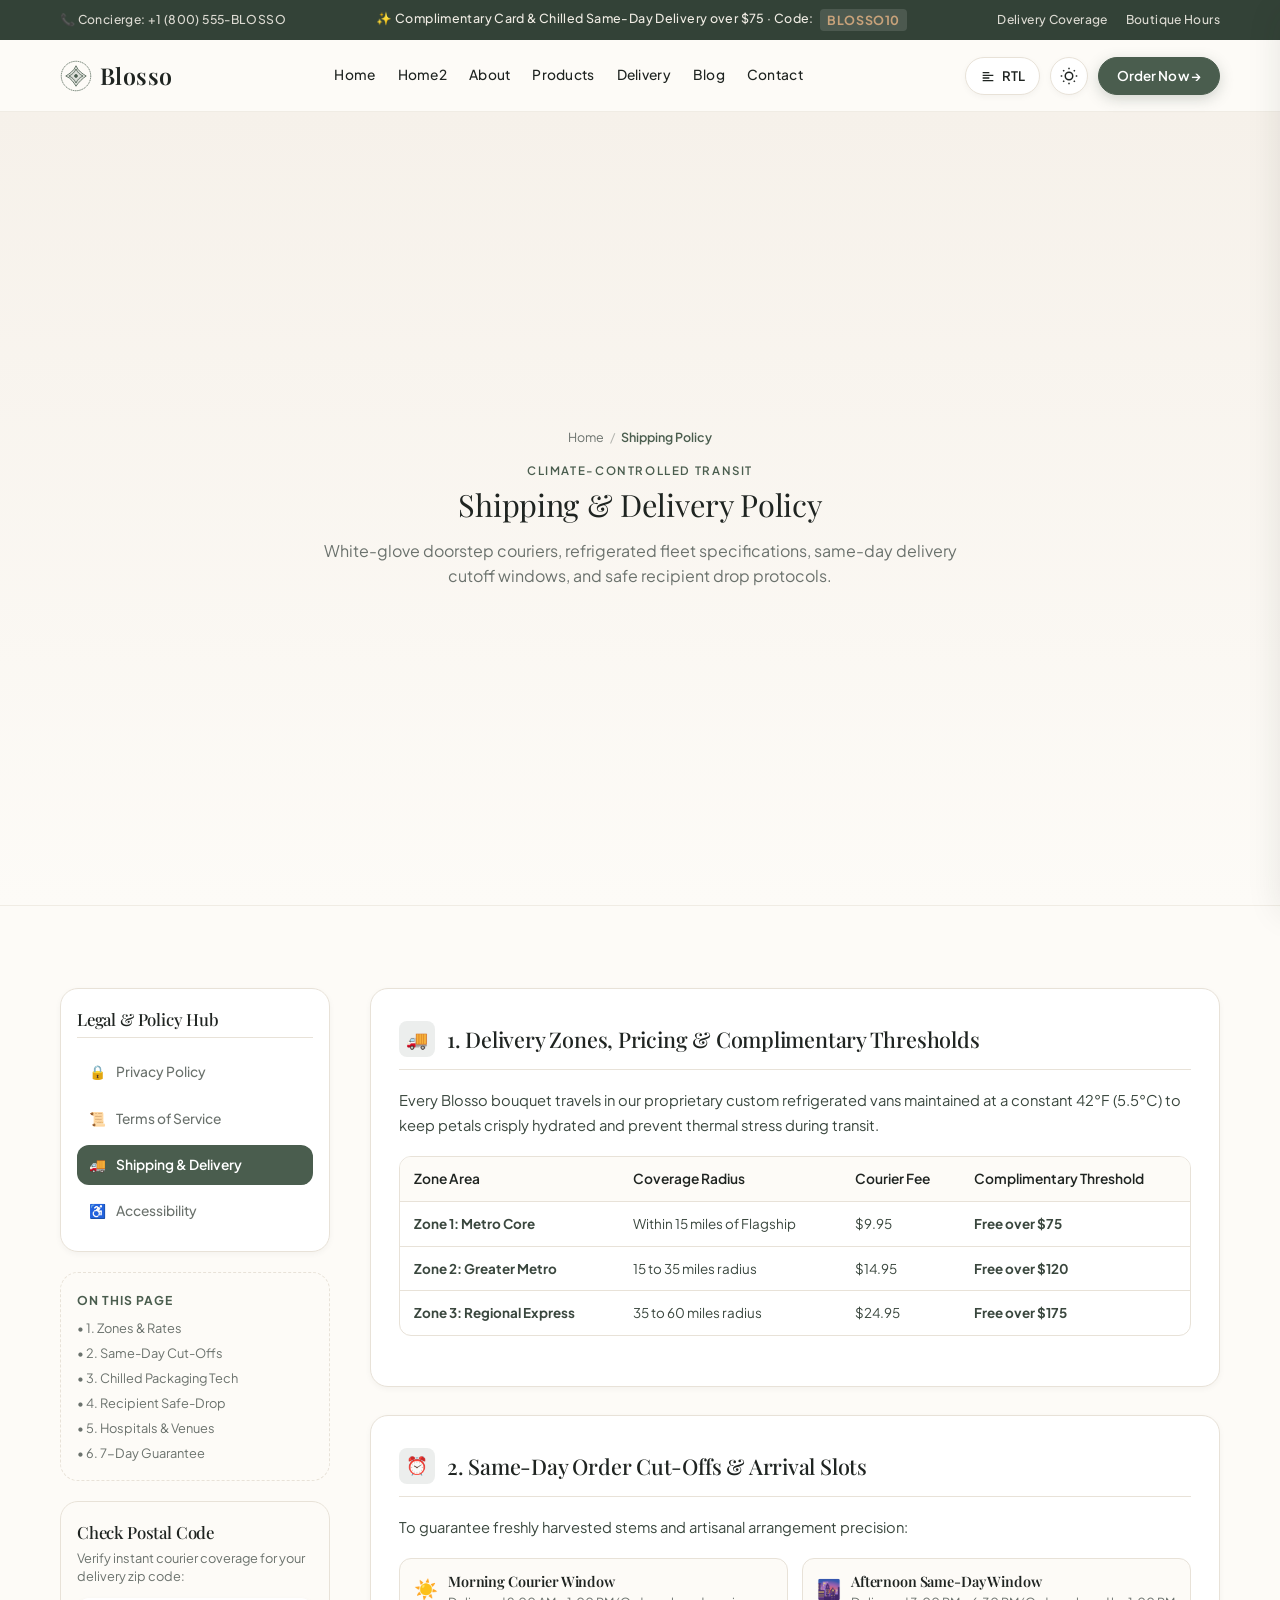
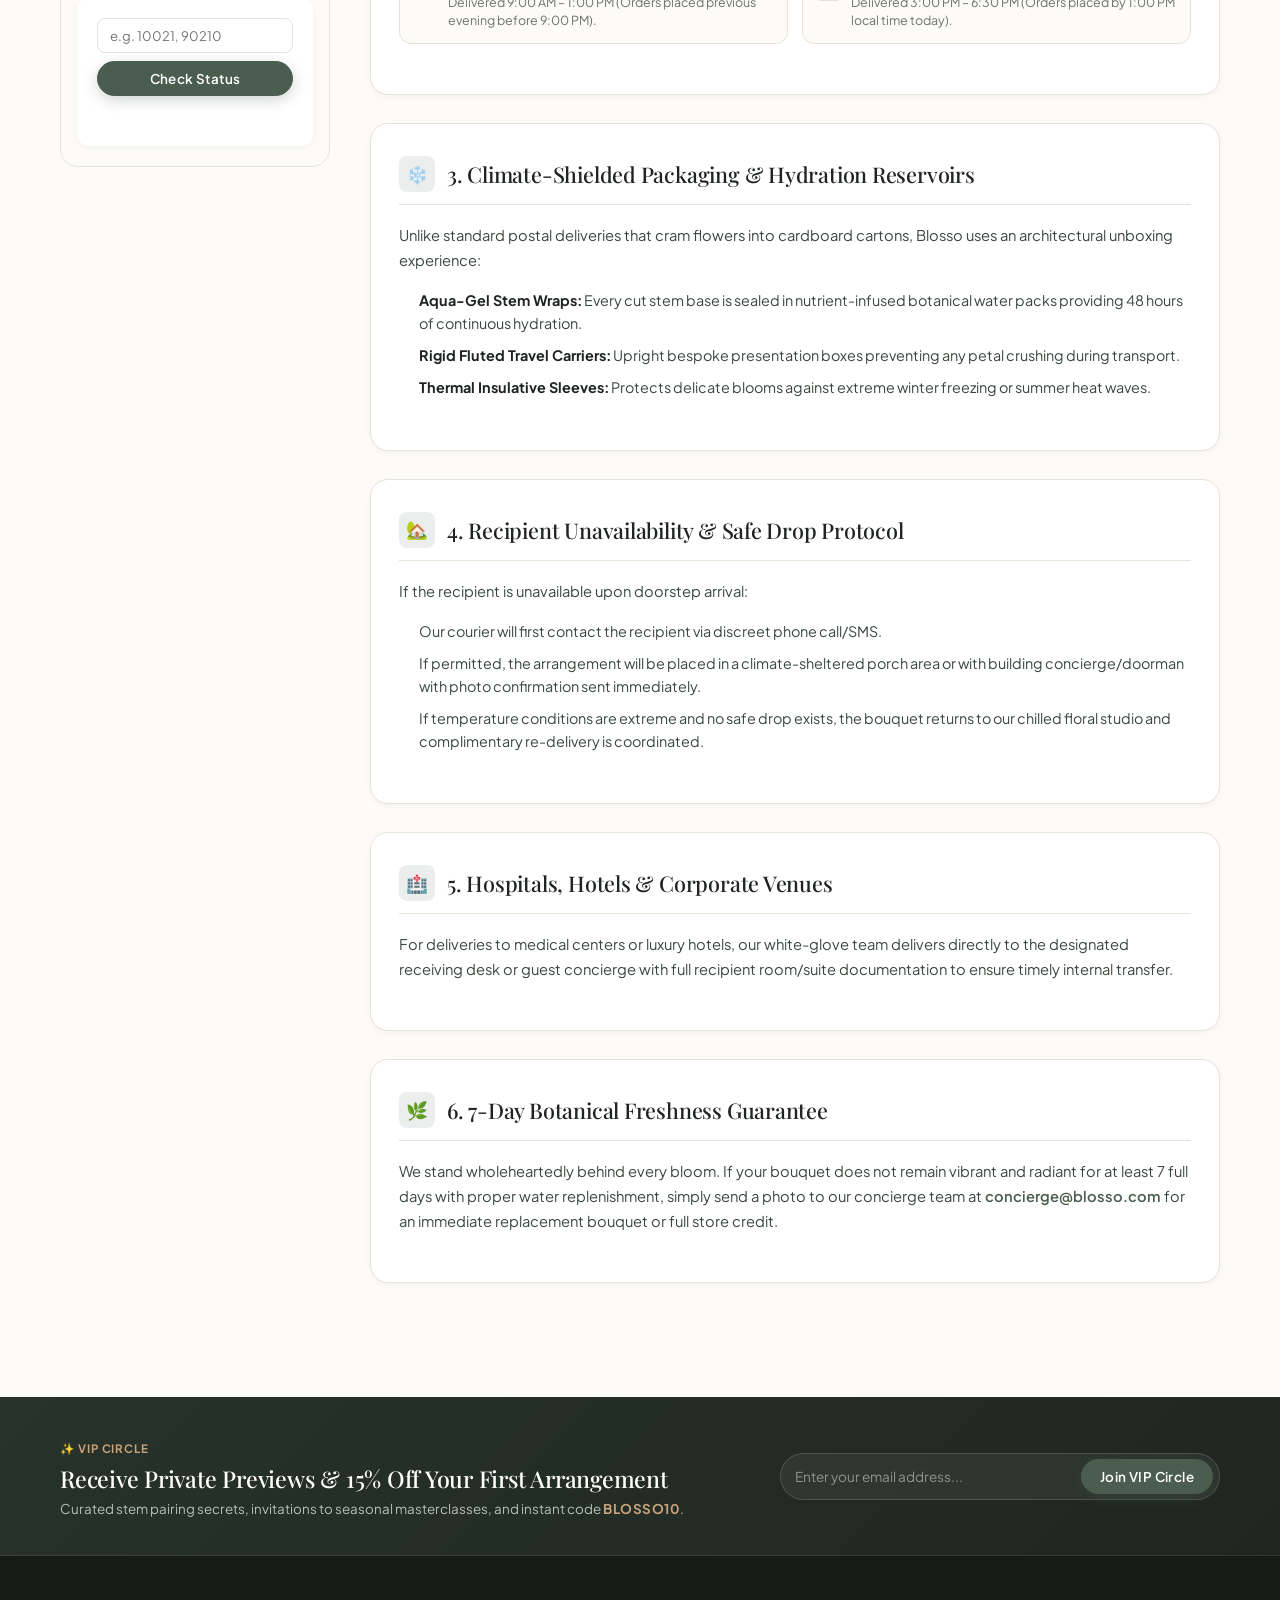
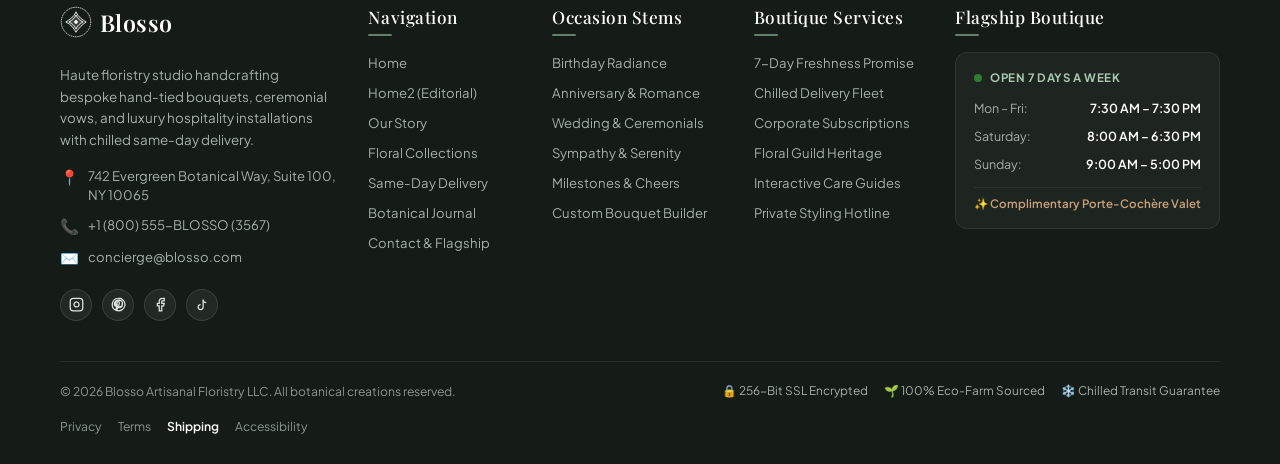
<file: shipping.html>
<!DOCTYPE html>
<html lang="en">
<head>
  <meta charset="UTF-8">
  <meta name="viewport" content="width=device-width, initial-scale=1.0">
  <title>Blosso | Shipping &amp; White-Glove Delivery Policy</title>
  <meta name="description" content="Discover Blosso's chilled transit fleet, same-day delivery cutoff times, climate-controlled packaging, and nationwide coverage areas.">
  <link rel="icon" type="image/svg+xml" href="assets/favicon.svg">
  <link rel="stylesheet" href="css/style.css">
</head>
<body>

  <!-- Announcement Bar -->
  <div class="announcement-bar">
    <div class="container">
      <div class="announcement-links announcement-left">
        <a href="tel:+18005553567"><span>📞 Concierge: +1 (800) 555-BLOSSO</span></a>
      </div>
      <div class="announcement-ticker">
        <span>✨ Complimentary Card &amp; Chilled Same-Day Delivery over $75 &middot; Code: <strong>BLOSSO10</strong></span>
      </div>
      <div class="announcement-links announcement-right">
        <a href="delivery.html">Delivery Coverage</a>
        <a href="contact.html">Boutique Hours</a>
      </div>
    </div>
  </div>

  <!-- Header -->
  <header class="site-header" id="site-header">
    <div class="container header-inner">
      <a href="index.html" class="brand-logo" aria-label="Blosso Home">
        <svg class="brand-crest" viewBox="0 0 100 100" fill="none" stroke="currentColor" stroke-width="2.5">
          <circle cx="50" cy="50" r="46" stroke="currentColor" stroke-dasharray="4 2"/>
          <path d="M50 18 C44 34, 28 44, 18 50 C34 56, 44 72, 50 82 C56 72, 72 56, 82 50 C72 44, 56 34, 50 18 Z" fill="currentColor" fill-opacity="0.18"/>
          <path d="M50 28 C46 38, 38 46, 28 50 C38 54, 46 62, 50 72 C54 62, 62 54, 72 50 C62 46, 54 38, 50 28 Z" stroke="currentColor" stroke-width="2.5"/>
          <circle cx="50" cy="50" r="4.5" fill="currentColor"/>
        </svg>
        <span class="brand-name">Blosso</span>
      </a>

      <nav class="nav-menu" aria-label="Main Navigation">
        <a href="index.html" class="nav-link">Home</a>
        <a href="home2.html" class="nav-link">Home2</a>
        <a href="about.html" class="nav-link">About</a>
        <a href="products.html" class="nav-link">Products</a>
        <a href="delivery.html" class="nav-link">Delivery</a>
        <a href="blog.html" class="nav-link">Blog</a>
        <a href="contact.html" class="nav-link">Contact</a>
      </nav>

      <!-- Action Controls -->
      <div class="header-actions">
        <!-- RTL Toggle Button -->
        <button class="header-util-btn" onclick="toggleRTL()" title="Toggle RTL / LTR Layout" aria-label="Toggle Text Direction">
          <svg width="16" height="16" viewBox="0 0 24 24" fill="none" stroke="currentColor" stroke-width="2">
            <path d="M4 19h16M4 15h10M4 11h16M4 7h10"></path>
          </svg>
          <span class="rtl-btn-text">RTL</span>
        </button>

        <!-- Theme Toggle Button -->
        <button class="header-util-btn header-util-icon-only" onclick="toggleTheme()" title="Toggle Dark / Light Mode" aria-label="Toggle Theme">
          <span class="theme-icon-sun">
            <svg width="18" height="18" viewBox="0 0 24 24" fill="none" stroke="currentColor" stroke-width="2">
              <circle cx="12" cy="12" r="5"></circle>
              <line x1="12" y1="1" x2="12" y2="3"></line>
              <line x1="12" y1="21" x2="12" y2="23"></line>
              <line x1="4.22" y1="4.22" x2="5.64" y2="5.64"></line>
              <line x1="18.36" y1="18.36" x2="19.78" y2="19.78"></line>
              <line x1="1" y1="12" x2="3" y2="12"></line>
              <line x1="21" y1="12" x2="23" y2="12"></line>
              <line x1="4.22" y1="19.78" x2="5.64" y2="18.36"></line>
              <line x1="18.36" y1="5.64" x2="19.78" y2="4.22"></line>
            </svg>
          </span>
          <span class="theme-icon-moon" style="display:none;">
            <svg width="18" height="18" viewBox="0 0 24 24" fill="none" stroke="currentColor" stroke-width="2">
              <path d="M21 12.79A9 9 0 1 1 11.21 3 7 7 0 0 0 21 12.79z"></path>
            </svg>
          </span>
        </button>

        <!-- Header CTA Button -->
        <a href="products.html" class="btn btn-primary btn-sm header-cta-btn">Order Now &rarr;</a>

        <!-- Mobile Hamburger Toggle -->
        <button class="hamburger-btn" id="hamburger-toggle-btn" onclick="toggleMobileNav()" aria-label="Toggle Navigation">
          <span></span>
          <span></span>
          <span></span>
        </button>
      </div>
    </div>
  </header>

  <!-- Mobile Drawer -->
  <div class="mobile-nav-overlay" id="mobile-nav-overlay" onclick="closeMobileNav()"></div>
  <div class="mobile-nav-drawer" id="mobile-nav-drawer">
    <div class="mobile-nav-header">
      <span class="brand-name" style="font-size:1.4rem;">Blosso</span>
      <button class="btn-card-action" onclick="closeMobileNav()" aria-label="Close menu">✕</button>
    </div>
    <div class="mobile-nav-links">
      <a href="index.html">Home</a>
      <a href="home2.html">Home2</a>
      <a href="about.html">About</a>
      <a href="products.html">Products</a>
      <a href="delivery.html">Delivery</a>
      <a href="blog.html">Blog</a>
      <a href="contact.html">Contact</a>
    </div>
    <div class="mobile-nav-footer">
      <a href="products.html" class="btn btn-primary" style="width:100%; margin-bottom:10px;">Order Now &rarr;</a>
      <a href="tel:+18005553567" class="btn btn-outline-primary btn-sm" style="width:100%;">Call +1 (800) 555-BLOSSO</a>
    </div>
  </div>

  <main>
    <!-- Hero Banner -->
    <section class="page-hero">
      <div class="container">
        <div class="breadcrumbs">
          <a href="index.html">Home</a>
          <span class="separator">/</span>
          <span style="color:var(--color-primary); font-weight:600;">Shipping Policy</span>
        </div>
        <span class="tag-label">Climate-Controlled Transit</span>
        <h1 class="heading-lg" style="margin-bottom:14px;">Shipping &amp; Delivery Policy</h1>
        <p class="text-muted" style="max-width:640px; margin:0 auto;">
          White-glove doorstep couriers, refrigerated fleet specifications, same-day delivery cutoff windows, and safe recipient drop protocols.
        </p>
      </div>
    </section>

    <!-- Main Content Layout -->
    <section class="section-padding-sm" style="background-color: var(--color-bg-base);">
      <div class="container">
        <div class="policy-page-layout">
          
          <!-- Sidebar Navigation -->
          <aside class="policy-sidebar">
            <div class="policy-nav-card">
              <h3 class="policy-nav-title">Legal &amp; Policy Hub</h3>
              <div class="policy-nav-list">
                <a href="privacy.html" class="policy-nav-item">
                  <span>🔒</span> Privacy Policy
                </a>
                <a href="terms.html" class="policy-nav-item">
                  <span>📜</span> Terms of Service
                </a>
                <a href="shipping.html" class="policy-nav-item active">
                  <span>🚚</span> Shipping &amp; Delivery
                </a>
                <a href="accessibility.html" class="policy-nav-item">
                  <span>♿</span> Accessibility
                </a>
              </div>
            </div>

            <!-- Page Table of Contents -->
            <div class="policy-toc-card">
              <div class="policy-toc-title">On This Page</div>
              <div class="policy-toc-list">
                <a href="#delivery-zones-pricing" class="policy-toc-link">&bull; 1. Zones &amp; Rates</a>
                <a href="#sameday-cutoffs" class="policy-toc-link">&bull; 2. Same-Day Cut-Offs</a>
                <a href="#chilled-fleet-packaging" class="policy-toc-link">&bull; 3. Chilled Packaging Tech</a>
                <a href="#recipient-safe-drop" class="policy-toc-link">&bull; 4. Recipient Safe-Drop</a>
                <a href="#special-destinations" class="policy-toc-link">&bull; 5. Hospitals &amp; Venues</a>
                <a href="#freshness-guarantee" class="policy-toc-link">&bull; 6. 7-Day Guarantee</a>
              </div>
            </div>

            <!-- Postal Lookup Card -->
            <div class="policy-help-card" style="background:var(--color-bg-surface); color:var(--color-charcoal); border:1px solid var(--color-border); text-align:left;">
              <h4 style="color:var(--color-charcoal); font-size:1.05rem; margin-bottom:6px;">Check Postal Code</h4>
              <p style="color:var(--color-muted); font-size:0.8rem; margin-bottom:12px;">Verify instant courier coverage for your delivery zip code:</p>
              <form class="postal-checker-form" onsubmit="handlePostalCheck(event)" style="display:flex; flex-direction:column; gap:8px;">
                <input type="text" class="form-input postal-input" placeholder="e.g. 10021, 90210" required style="font-size:0.82rem; padding:8px 12px;">
                <button type="submit" class="btn btn-primary btn-sm" style="width:100%;">Check Status</button>
                <div class="postal-result-msg" style="font-size:0.78rem; margin-top:4px;"></div>
              </form>
            </div>
          </aside>

          <!-- Policy Articles -->
          <div class="policy-content">
            
            <!-- Section 1 -->
            <article class="policy-section-card" id="delivery-zones-pricing">
              <div class="policy-section-header">
                <div class="policy-section-icon">🚚</div>
                <h2 class="policy-section-title">1. Delivery Zones, Pricing &amp; Complimentary Thresholds</h2>
              </div>
              <p class="policy-text">
                Every Blosso bouquet travels in our proprietary custom refrigerated vans maintained at a constant 42°F (5.5°C) to keep petals crisply hydrated and prevent thermal stress during transit.
              </p>
              <div class="policy-table-wrap">
                <table class="policy-table">
                  <thead>
                    <tr>
                      <th>Zone Area</th>
                      <th>Coverage Radius</th>
                      <th>Courier Fee</th>
                      <th>Complimentary Threshold</th>
                    </tr>
                  </thead>
                  <tbody>
                    <tr>
                      <td><strong>Zone 1: Metro Core</strong></td>
                      <td>Within 15 miles of Flagship</td>
                      <td>$9.95</td>
                      <td><strong>Free over $75</strong></td>
                    </tr>
                    <tr>
                      <td><strong>Zone 2: Greater Metro</strong></td>
                      <td>15 to 35 miles radius</td>
                      <td>$14.95</td>
                      <td><strong>Free over $120</strong></td>
                    </tr>
                    <tr>
                      <td><strong>Zone 3: Regional Express</strong></td>
                      <td>35 to 60 miles radius</td>
                      <td>$24.95</td>
                      <td><strong>Free over $175</strong></td>
                    </tr>
                  </tbody>
                </table>
              </div>
            </article>

            <!-- Section 2 -->
            <article class="policy-section-card" id="sameday-cutoffs">
              <div class="policy-section-header">
                <div class="policy-section-icon">⏰</div>
                <h2 class="policy-section-title">2. Same-Day Order Cut-Offs &amp; Arrival Slots</h2>
              </div>
              <p class="policy-text">
                To guarantee freshly harvested stems and artisanal arrangement precision:
              </p>
              <div class="policy-badge-grid">
                <div class="policy-feature-card">
                  <div class="feature-icon">☀️</div>
                  <div>
                    <h5>Morning Courier Window</h5>
                    <p>Delivered 9:00 AM – 1:00 PM (Orders placed previous evening before 9:00 PM).</p>
                  </div>
                </div>
                <div class="policy-feature-card">
                  <div class="feature-icon">🌆</div>
                  <div>
                    <h5>Afternoon Same-Day Window</h5>
                    <p>Delivered 3:00 PM – 6:30 PM (Orders placed by 1:00 PM local time today).</p>
                  </div>
                </div>
              </div>
            </article>

            <!-- Section 3 -->
            <article class="policy-section-card" id="chilled-fleet-packaging">
              <div class="policy-section-header">
                <div class="policy-section-icon">❄️</div>
                <h2 class="policy-section-title">3. Climate-Shielded Packaging &amp; Hydration Reservoirs</h2>
              </div>
              <p class="policy-text">
                Unlike standard postal deliveries that cram flowers into cardboard cartons, Blosso uses an architectural unboxing experience:
              </p>
              <ul class="policy-list">
                <li><strong>Aqua-Gel Stem Wraps:</strong> Every cut stem base is sealed in nutrient-infused botanical water packs providing 48 hours of continuous hydration.</li>
                <li><strong>Rigid Fluted Travel Carriers:</strong> Upright bespoke presentation boxes preventing any petal crushing during transport.</li>
                <li><strong>Thermal Insulative Sleeves:</strong> Protects delicate blooms against extreme winter freezing or summer heat waves.</li>
              </ul>
            </article>

            <!-- Section 4 -->
            <article class="policy-section-card" id="recipient-safe-drop">
              <div class="policy-section-header">
                <div class="policy-section-icon">🏡</div>
                <h2 class="policy-section-title">4. Recipient Unavailability &amp; Safe Drop Protocol</h2>
              </div>
              <p class="policy-text">
                If the recipient is unavailable upon doorstep arrival:
              </p>
              <ul class="policy-list">
                <li>Our courier will first contact the recipient via discreet phone call/SMS.</li>
                <li>If permitted, the arrangement will be placed in a climate-sheltered porch area or with building concierge/doorman with photo confirmation sent immediately.</li>
                <li>If temperature conditions are extreme and no safe drop exists, the bouquet returns to our chilled floral studio and complimentary re-delivery is coordinated.</li>
              </ul>
            </article>

            <!-- Section 5 -->
            <article class="policy-section-card" id="special-destinations">
              <div class="policy-section-header">
                <div class="policy-section-icon">🏥</div>
                <h2 class="policy-section-title">5. Hospitals, Hotels &amp; Corporate Venues</h2>
              </div>
              <p class="policy-text">
                For deliveries to medical centers or luxury hotels, our white-glove team delivers directly to the designated receiving desk or guest concierge with full recipient room/suite documentation to ensure timely internal transfer.
              </p>
            </article>

            <!-- Section 6 -->
            <article class="policy-section-card" id="freshness-guarantee">
              <div class="policy-section-header">
                <div class="policy-section-icon">🌿</div>
                <h2 class="policy-section-title">6. 7-Day Botanical Freshness Guarantee</h2>
              </div>
              <p class="policy-text">
                We stand wholeheartedly behind every bloom. If your bouquet does not remain vibrant and radiant for at least 7 full days with proper water replenishment, simply send a photo to our concierge team at <a href="mailto:concierge@blosso.com" style="color:var(--color-primary); font-weight:600;">concierge@blosso.com</a> for an immediate replacement bouquet or full store credit.
              </p>
            </article>

          </div>
        </div>
      </div>
    </section>
  </main>

  <!-- ================= MASTER FOOTER ================= -->
  <footer class="site-footer">
    <!-- VIP Newsletter Strip -->
    <div class="footer-vip-strip">
      <div class="container">
        <div class="vip-strip-content">
          <div class="vip-strip-text">
            <span class="vip-strip-badge">✨ VIP Circle</span>
            <h3 class="vip-strip-title">Receive Private Previews &amp; 15% Off Your First Arrangement</h3>
            <p class="vip-strip-desc">
              Curated stem pairing secrets, invitations to seasonal masterclasses, and instant code <strong>BLOSSO10</strong>.
            </p>
          </div>
          <div class="vip-newsletter-form">
            <form id="footer-newsletter-form" onsubmit="handleNewsletterSubmit(event)">
              <div class="vip-input-wrap">
                <input type="email" class="vip-email-input" placeholder="Enter your email address..." required aria-label="Email address for newsletter">
                <button type="submit" class="btn btn-primary btn-sm">Join VIP Circle</button>
              </div>
            </form>
          </div>
        </div>
      </div>
    </div>

    <!-- Main 5-Column Grid -->
    <div class="container footer-main-content">
      <div class="footer-top-grid">
        <!-- Brand Column -->
        <div class="footer-col footer-brand-col">
          <a href="index.html" class="brand-logo" style="margin-bottom:14px;">
            <svg class="brand-crest" viewBox="0 0 100 100" fill="none" stroke="#FFFFFF" stroke-width="2.5">
              <circle cx="50" cy="50" r="46" stroke="#FFFFFF" stroke-dasharray="4 2" />
              <path d="M50 18 C44 34, 28 44, 18 50 C34 56, 44 72, 50 82 C56 72, 72 56, 82 50 C72 44, 56 34, 50 18 Z"
                fill="#FFFFFF" fill-opacity="0.18" />
              <path d="M50 28 C46 38, 38 46, 28 50 C38 54, 46 62, 50 72 C54 62, 62 54, 72 50 C62 46, 54 38, 50 28 Z"
                stroke="#FFFFFF" stroke-width="2.5" />
              <circle cx="50" cy="50" r="4.5" fill="#FFFFFF" />
            </svg>
            <span class="brand-name" style="color:#FFFFFF;">Blosso</span>
          </a>
          <p class="footer-brand-bio">
            Haute floristry studio handcrafting bespoke hand-tied bouquets, ceremonial vows, and luxury hospitality
            installations with chilled same-day delivery.
          </p>
          <div class="footer-contact-specs">
            <div class="footer-spec-item">
              <span class="spec-icon">📍</span>
              <span>742 Evergreen Botanical Way, Suite 100, NY 10065</span>
            </div>
            <div class="footer-spec-item">
              <span class="spec-icon">📞</span>
              <a href="tel:+18005553567">+1 (800) 555-BLOSSO (3567)</a>
            </div>
            <div class="footer-spec-item">
              <span class="spec-icon">✉️</span>
              <a href="mailto:concierge@blosso.com">concierge@blosso.com</a>
            </div>
          </div>
          <div class="footer-social-links">
            <a href="https://instagram.com" target="_blank" rel="noopener" class="footer-social-icon"
              aria-label="Instagram">
              <svg width="15" height="15" viewBox="0 0 24 24" fill="none" stroke="currentColor" stroke-width="2">
                <rect x="2" y="2" width="20" height="20" rx="5" ry="5"></rect>
                <path d="M16 11.37A4 4 0 1 1 12.63 8 4 4 0 0 1 16 11.37z"></path>
                <line x1="17.5" y1="6.5" x2="17.51" y2="6.5"></line>
              </svg>
            </a>
            <a href="https://pinterest.com" target="_blank" rel="noopener" class="footer-social-icon"
              aria-label="Pinterest">
              <svg width="15" height="15" viewBox="0 0 24 24" fill="none" stroke="currentColor" stroke-width="2">
                <path
                  d="M12 2a10 10 0 0 0-3.6 19.3c-.1-.8-.1-2 .1-2.9l1.4-5.9s-.4-.8-.4-1.9c0-1.8 1-3.1 2.3-3.1 1.1 0 1.6.8 1.6 1.8 0 1.1-.7 2.7-1.1 4.2-.3 1.3.6 2.3 1.9 2.3 2.3 0 3.9-2.9 3.9-6.4 0-2.6-1.8-4.6-5-4.6-3.6 0-5.9 2.7-5.9 5.8 0 1 .3 1.8.8 2.3.1.1.1.2 0 .4l-.3 1.1c0 .2-.2.3-.4.2-1.3-.6-1.9-2.2-1.9-3.6 0-2.7 2.3-6 6.8-6 3.6 0 6.1 2.6 6.1 5.5 0 3.8-2.1 6.6-5.2 6.6-1 0-2-.6-2.3-1.2l-.6 2.5c-.2 1-.9 2.2-1.3 3A10 10 0 1 0 12 2z">
                </path>
              </svg>
            </a>
            <a href="https://facebook.com" target="_blank" rel="noopener" class="footer-social-icon"
              aria-label="Facebook">
              <svg width="15" height="15" viewBox="0 0 24 24" fill="none" stroke="currentColor" stroke-width="2">
                <path d="M18 2h-3a5 5 0 0 0-5 5v3H7v4h3v8h4v-8h3l1-4h-4V7a1 1 0 0 1 1-1h3z"></path>
              </svg>
            </a>
            <a href="https://tiktok.com" target="_blank" rel="noopener" class="footer-social-icon" aria-label="TikTok">
              <svg width="15" height="15" viewBox="0 0 24 24" fill="none" stroke="currentColor" stroke-width="2">
                <path d="M9 12a4 4 0 1 0 4 4V4a5 5 0 0 0 5 5"></path>
              </svg>
            </a>
          </div>
        </div>

        <!-- Column 2: Navigation Links -->
        <div class="footer-col">
          <h4 class="footer-heading">Navigation</h4>
          <div class="footer-links-list">
            <a href="index.html">Home</a>
            <a href="home2.html">Home2 (Editorial)</a>
            <a href="about.html">Our Story</a>
            <a href="products.html">Floral Collections</a>
            <a href="delivery.html">Same-Day Delivery</a>
            <a href="blog.html">Botanical Journal</a>
            <a href="contact.html">Contact &amp; Flagship</a>
          </div>
        </div>

        <!-- Column 3: Collections -->
        <div class="footer-col">
          <h4 class="footer-heading">Occasion Stems</h4>
          <div class="footer-links-list">
            <a href="products.html?occasion=Birthday">Birthday Radiance</a>
            <a href="products.html?occasion=Anniversary">Anniversary &amp; Romance</a>
            <a href="products.html?occasion=Wedding">Wedding &amp; Ceremonials</a>
            <a href="products.html?occasion=Sympathy">Sympathy &amp; Serenity</a>
            <a href="products.html?occasion=Congratulations">Milestones &amp; Cheers</a>
            <a href="delivery.html#custom-builder">Custom Bouquet Builder</a>
          </div>
        </div>

        <!-- Column 4: Boutique Services -->
        <div class="footer-col">
          <h4 class="footer-heading">Boutique Services</h4>
          <div class="footer-links-list">
            <a href="delivery.html">7-Day Freshness Promise</a>
            <a href="delivery.html">Chilled Delivery Fleet</a>
            <a href="delivery.html#bulk-orders">Corporate Subscriptions</a>
            <a href="about.html">Floral Guild Heritage</a>
            <a href="blog.html">Interactive Care Guides</a>
            <a href="contact.html">Private Styling Hotline</a>
          </div>
        </div>

        <!-- Column 5: Flagship Hours -->
        <div class="footer-col">
          <h4 class="footer-heading">Flagship Boutique</h4>
          <div class="footer-hours-box">
            <div class="hours-status-badge">
              <span class="status-pulse-dot"></span>
              <span>Open 7 Days A Week</span>
            </div>
            <div class="hours-schedule">
              <div class="hours-row">
                <span>Mon – Fri:</span>
                <strong>7:30 AM – 7:30 PM</strong>
              </div>
              <div class="hours-row">
                <span>Saturday:</span>
                <strong>8:00 AM – 6:30 PM</strong>
              </div>
              <div class="hours-row">
                <span>Sunday:</span>
                <strong>9:00 AM – 5:00 PM</strong>
              </div>
            </div>
            <span class="valet-note">✨ Complimentary Porte-Cochère Valet</span>
          </div>
        </div>
      </div>

      <!-- Bottom Bar -->
      <div class="footer-bottom-bar">
        <div class="footer-copyright">
          &copy; 2026 Blosso Artisanal Floristry LLC. All botanical creations reserved.
        </div>
        <div class="footer-trust-badges">
          <span>🔒 256-Bit SSL Encrypted</span>
          <span>🌱 100% Eco-Farm Sourced</span>
          <span>❄️ Chilled Transit Guarantee</span>
        </div>
        <div class="footer-legal-links">
          <a href="privacy.html">Privacy</a>
          <a href="terms.html">Terms</a>
          <a href="shipping.html" style="color:#FFFFFF; font-weight:600;">Shipping</a>
          <a href="accessibility.html">Accessibility</a>
        </div>
      </div>
    </div>
  </footer>

  <script src="js/data.js"></script>
  <script src="js/main.js"></script>
  <script src="js/interactions.js"></script>
</body>
</html>
</file>
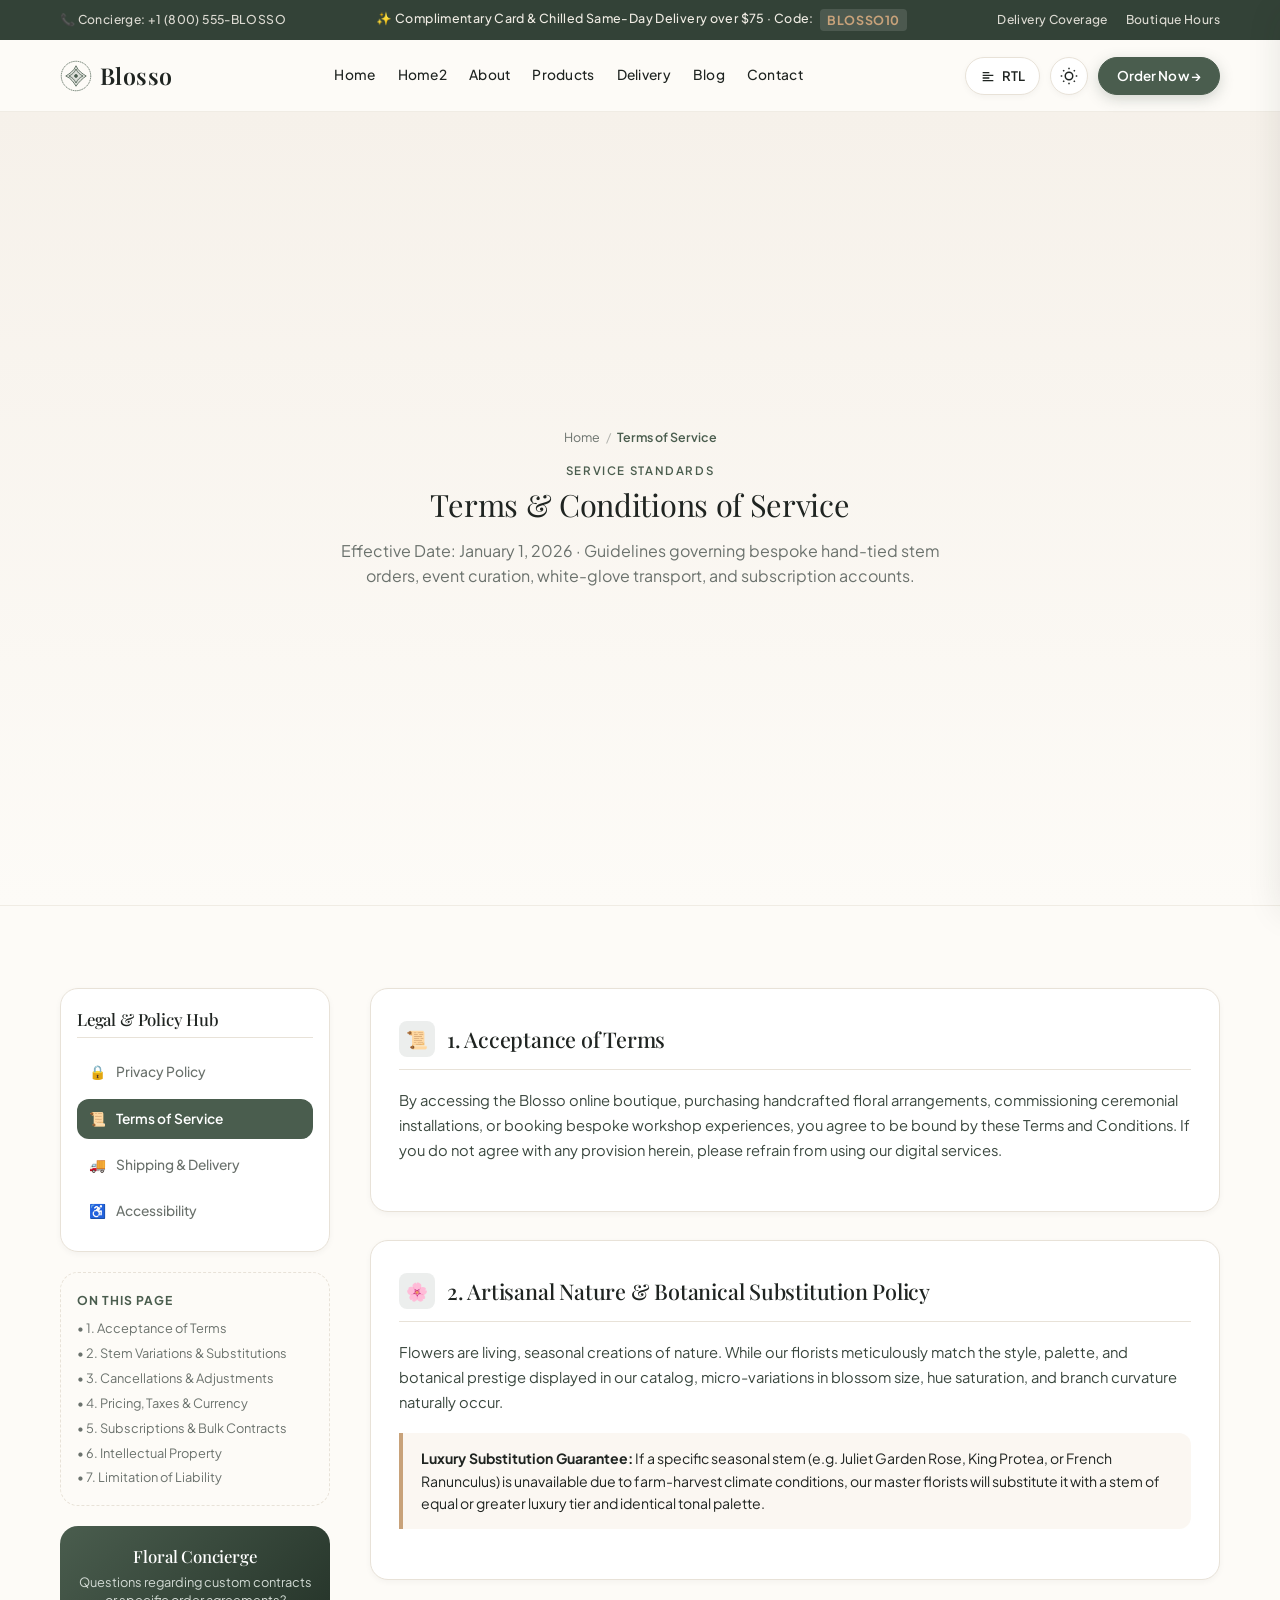
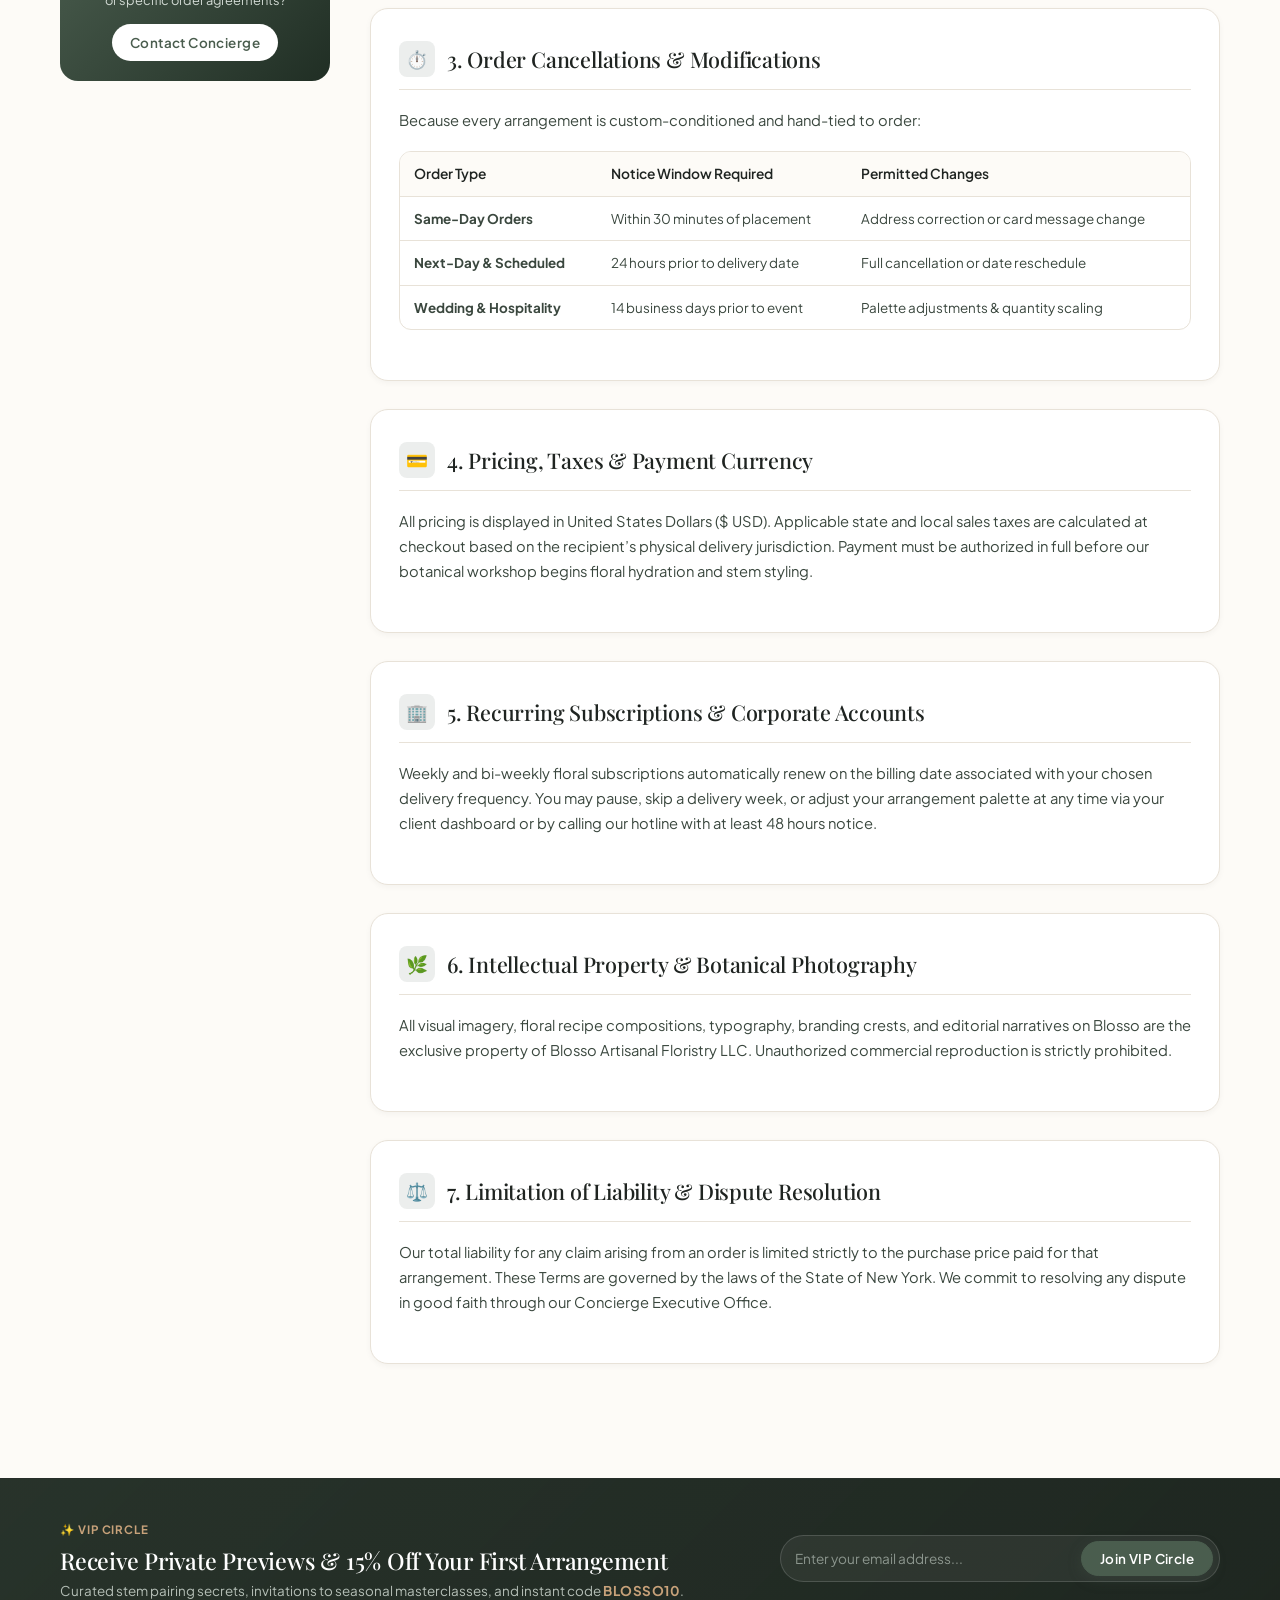
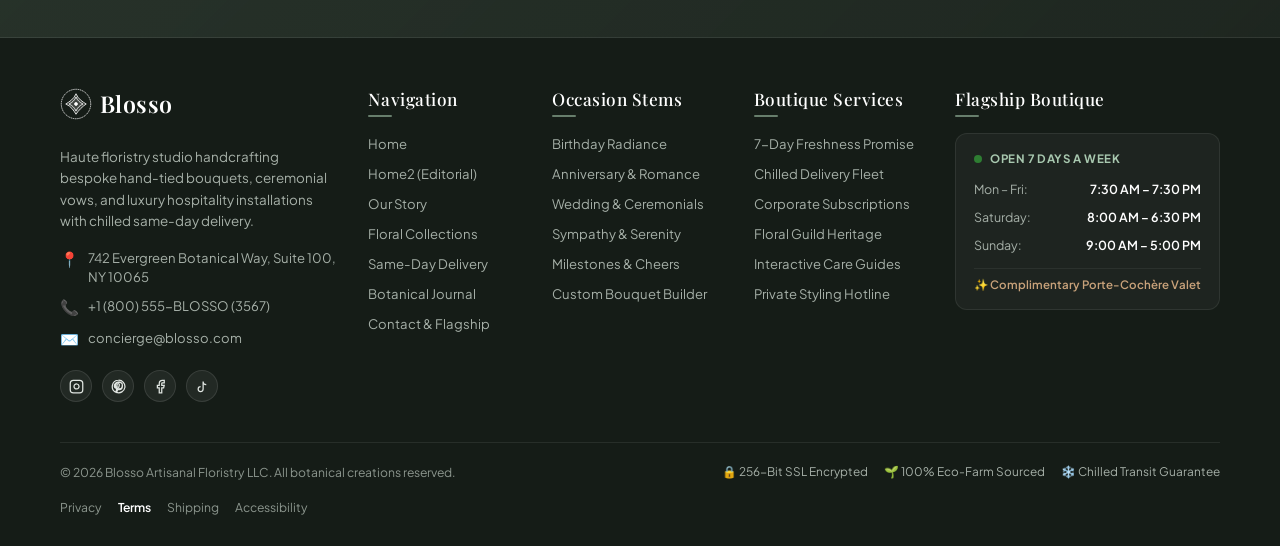
<file: terms.html>
<!DOCTYPE html>
<html lang="en">
<head>
  <meta charset="UTF-8">
  <meta name="viewport" content="width=device-width, initial-scale=1.0">
  <title>Blosso | Terms of Service &amp; Customer Agreement</title>
  <meta name="description" content="Review the Terms &amp; Conditions governing bespoke bouquet creation, chilled same-day delivery, corporate floral accounts, and boutique services at Blosso.">
  <link rel="icon" type="image/svg+xml" href="assets/favicon.svg">
  <link rel="stylesheet" href="css/style.css">
</head>
<body>

  <!-- Announcement Bar -->
  <div class="announcement-bar">
    <div class="container">
      <div class="announcement-links announcement-left">
        <a href="tel:+18005553567"><span>📞 Concierge: +1 (800) 555-BLOSSO</span></a>
      </div>
      <div class="announcement-ticker">
        <span>✨ Complimentary Card &amp; Chilled Same-Day Delivery over $75 &middot; Code: <strong>BLOSSO10</strong></span>
      </div>
      <div class="announcement-links announcement-right">
        <a href="delivery.html">Delivery Coverage</a>
        <a href="contact.html">Boutique Hours</a>
      </div>
    </div>
  </div>

  <!-- Header -->
  <header class="site-header" id="site-header">
    <div class="container header-inner">
      <a href="index.html" class="brand-logo" aria-label="Blosso Home">
        <svg class="brand-crest" viewBox="0 0 100 100" fill="none" stroke="currentColor" stroke-width="2.5">
          <circle cx="50" cy="50" r="46" stroke="currentColor" stroke-dasharray="4 2"/>
          <path d="M50 18 C44 34, 28 44, 18 50 C34 56, 44 72, 50 82 C56 72, 72 56, 82 50 C72 44, 56 34, 50 18 Z" fill="currentColor" fill-opacity="0.18"/>
          <path d="M50 28 C46 38, 38 46, 28 50 C38 54, 46 62, 50 72 C54 62, 62 54, 72 50 C62 46, 54 38, 50 28 Z" stroke="currentColor" stroke-width="2.5"/>
          <circle cx="50" cy="50" r="4.5" fill="currentColor"/>
        </svg>
        <span class="brand-name">Blosso</span>
      </a>

      <nav class="nav-menu" aria-label="Main Navigation">
        <a href="index.html" class="nav-link">Home</a>
        <a href="home2.html" class="nav-link">Home2</a>
        <a href="about.html" class="nav-link">About</a>
        <a href="products.html" class="nav-link">Products</a>
        <a href="delivery.html" class="nav-link">Delivery</a>
        <a href="blog.html" class="nav-link">Blog</a>
        <a href="contact.html" class="nav-link">Contact</a>
      </nav>

      <!-- Action Controls -->
      <div class="header-actions">
        <!-- RTL Toggle Button -->
        <button class="header-util-btn" onclick="toggleRTL()" title="Toggle RTL / LTR Layout" aria-label="Toggle Text Direction">
          <svg width="16" height="16" viewBox="0 0 24 24" fill="none" stroke="currentColor" stroke-width="2">
            <path d="M4 19h16M4 15h10M4 11h16M4 7h10"></path>
          </svg>
          <span class="rtl-btn-text">RTL</span>
        </button>

        <!-- Theme Toggle Button -->
        <button class="header-util-btn header-util-icon-only" onclick="toggleTheme()" title="Toggle Dark / Light Mode" aria-label="Toggle Theme">
          <span class="theme-icon-sun">
            <svg width="18" height="18" viewBox="0 0 24 24" fill="none" stroke="currentColor" stroke-width="2">
              <circle cx="12" cy="12" r="5"></circle>
              <line x1="12" y1="1" x2="12" y2="3"></line>
              <line x1="12" y1="21" x2="12" y2="23"></line>
              <line x1="4.22" y1="4.22" x2="5.64" y2="5.64"></line>
              <line x1="18.36" y1="18.36" x2="19.78" y2="19.78"></line>
              <line x1="1" y1="12" x2="3" y2="12"></line>
              <line x1="21" y1="12" x2="23" y2="12"></line>
              <line x1="4.22" y1="19.78" x2="5.64" y2="18.36"></line>
              <line x1="18.36" y1="5.64" x2="19.78" y2="4.22"></line>
            </svg>
          </span>
          <span class="theme-icon-moon" style="display:none;">
            <svg width="18" height="18" viewBox="0 0 24 24" fill="none" stroke="currentColor" stroke-width="2">
              <path d="M21 12.79A9 9 0 1 1 11.21 3 7 7 0 0 0 21 12.79z"></path>
            </svg>
          </span>
        </button>

        <!-- Header CTA Button -->
        <a href="products.html" class="btn btn-primary btn-sm header-cta-btn">Order Now &rarr;</a>

        <!-- Mobile Hamburger Toggle -->
        <button class="hamburger-btn" id="hamburger-toggle-btn" onclick="toggleMobileNav()" aria-label="Toggle Navigation">
          <span></span>
          <span></span>
          <span></span>
        </button>
      </div>
    </div>
  </header>

  <!-- Mobile Drawer -->
  <div class="mobile-nav-overlay" id="mobile-nav-overlay" onclick="closeMobileNav()"></div>
  <div class="mobile-nav-drawer" id="mobile-nav-drawer">
    <div class="mobile-nav-header">
      <span class="brand-name" style="font-size:1.4rem;">Blosso</span>
      <button class="btn-card-action" onclick="closeMobileNav()" aria-label="Close menu">✕</button>
    </div>
    <div class="mobile-nav-links">
      <a href="index.html">Home</a>
      <a href="home2.html">Home2</a>
      <a href="about.html">About</a>
      <a href="products.html">Products</a>
      <a href="delivery.html">Delivery</a>
      <a href="blog.html">Blog</a>
      <a href="contact.html">Contact</a>
    </div>
    <div class="mobile-nav-footer">
      <a href="products.html" class="btn btn-primary" style="width:100%; margin-bottom:10px;">Order Now &rarr;</a>
      <a href="tel:+18005553567" class="btn btn-outline-primary btn-sm" style="width:100%;">Call +1 (800) 555-BLOSSO</a>
    </div>
  </div>

  <main>
    <!-- Hero Banner -->
    <section class="page-hero">
      <div class="container">
        <div class="breadcrumbs">
          <a href="index.html">Home</a>
          <span class="separator">/</span>
          <span style="color:var(--color-primary); font-weight:600;">Terms of Service</span>
        </div>
        <span class="tag-label">Service Standards</span>
        <h1 class="heading-lg" style="margin-bottom:14px;">Terms &amp; Conditions of Service</h1>
        <p class="text-muted" style="max-width:640px; margin:0 auto;">
          Effective Date: January 1, 2026 &middot; Guidelines governing bespoke hand-tied stem orders, event curation, white-glove transport, and subscription accounts.
        </p>
      </div>
    </section>

    <!-- Main Content Layout -->
    <section class="section-padding-sm" style="background-color: var(--color-bg-base);">
      <div class="container">
        <div class="policy-page-layout">
          
          <!-- Sidebar Navigation -->
          <aside class="policy-sidebar">
            <div class="policy-nav-card">
              <h3 class="policy-nav-title">Legal &amp; Policy Hub</h3>
              <div class="policy-nav-list">
                <a href="privacy.html" class="policy-nav-item">
                  <span>🔒</span> Privacy Policy
                </a>
                <a href="terms.html" class="policy-nav-item active">
                  <span>📜</span> Terms of Service
                </a>
                <a href="shipping.html" class="policy-nav-item">
                  <span>🚚</span> Shipping &amp; Delivery
                </a>
                <a href="accessibility.html" class="policy-nav-item">
                  <span>♿</span> Accessibility
                </a>
              </div>
            </div>

            <!-- Page Table of Contents -->
            <div class="policy-toc-card">
              <div class="policy-toc-title">On This Page</div>
              <div class="policy-toc-list">
                <a href="#acceptance-of-terms" class="policy-toc-link">&bull; 1. Acceptance of Terms</a>
                <a href="#artisanal-variations" class="policy-toc-link">&bull; 2. Stem Variations &amp; Substitutions</a>
                <a href="#cancellations-modifications" class="policy-toc-link">&bull; 3. Cancellations &amp; Adjustments</a>
                <a href="#pricing-billing" class="policy-toc-link">&bull; 4. Pricing, Taxes &amp; Currency</a>
                <a href="#corporate-subscriptions" class="policy-toc-link">&bull; 5. Subscriptions &amp; Bulk Contracts</a>
                <a href="#intellectual-property" class="policy-toc-link">&bull; 6. Intellectual Property</a>
                <a href="#liability-disputes" class="policy-toc-link">&bull; 7. Limitation of Liability</a>
              </div>
            </div>

            <!-- Help Card -->
            <div class="policy-help-card">
              <h4>Floral Concierge</h4>
              <p>Questions regarding custom contracts or specific order agreements?</p>
              <a href="contact.html" class="btn btn-sm" style="background:#FFFFFF; color:var(--color-primary); font-weight:600;">Contact Concierge</a>
            </div>
          </aside>

          <!-- Policy Articles -->
          <div class="policy-content">
            
            <!-- Section 1 -->
            <article class="policy-section-card" id="acceptance-of-terms">
              <div class="policy-section-header">
                <div class="policy-section-icon">📜</div>
                <h2 class="policy-section-title">1. Acceptance of Terms</h2>
              </div>
              <p class="policy-text">
                By accessing the Blosso online boutique, purchasing handcrafted floral arrangements, commissioning ceremonial installations, or booking bespoke workshop experiences, you agree to be bound by these Terms and Conditions. If you do not agree with any provision herein, please refrain from using our digital services.
              </p>
            </article>

            <!-- Section 2 -->
            <article class="policy-section-card" id="artisanal-variations">
              <div class="policy-section-header">
                <div class="policy-section-icon">🌸</div>
                <h2 class="policy-section-title">2. Artisanal Nature &amp; Botanical Substitution Policy</h2>
              </div>
              <p class="policy-text">
                Flowers are living, seasonal creations of nature. While our florists meticulously match the style, palette, and botanical prestige displayed in our catalog, micro-variations in blossom size, hue saturation, and branch curvature naturally occur.
              </p>
              <div class="policy-callout policy-callout-gold">
                <strong>Luxury Substitution Guarantee:</strong> If a specific seasonal stem (e.g. Juliet Garden Rose, King Protea, or French Ranunculus) is unavailable due to farm-harvest climate conditions, our master florists will substitute it with a stem of equal or greater luxury tier and identical tonal palette.
              </div>
            </article>

            <!-- Section 3 -->
            <article class="policy-section-card" id="cancellations-modifications">
              <div class="policy-section-header">
                <div class="policy-section-icon">⏱️</div>
                <h2 class="policy-section-title">3. Order Cancellations &amp; Modifications</h2>
              </div>
              <p class="policy-text">
                Because every arrangement is custom-conditioned and hand-tied to order:
              </p>
              <div class="policy-table-wrap">
                <table class="policy-table">
                  <thead>
                    <tr>
                      <th>Order Type</th>
                      <th>Notice Window Required</th>
                      <th>Permitted Changes</th>
                    </tr>
                  </thead>
                  <tbody>
                    <tr>
                      <td><strong>Same-Day Orders</strong></td>
                      <td>Within 30 minutes of placement</td>
                      <td>Address correction or card message change</td>
                    </tr>
                    <tr>
                      <td><strong>Next-Day &amp; Scheduled</strong></td>
                      <td>24 hours prior to delivery date</td>
                      <td>Full cancellation or date reschedule</td>
                    </tr>
                    <tr>
                      <td><strong>Wedding &amp; Hospitality</strong></td>
                      <td>14 business days prior to event</td>
                      <td>Palette adjustments &amp; quantity scaling</td>
                    </tr>
                  </tbody>
                </table>
              </div>
            </article>

            <!-- Section 4 -->
            <article class="policy-section-card" id="pricing-billing">
              <div class="policy-section-header">
                <div class="policy-section-icon">💳</div>
                <h2 class="policy-section-title">4. Pricing, Taxes &amp; Payment Currency</h2>
              </div>
              <p class="policy-text">
                All pricing is displayed in United States Dollars ($ USD). Applicable state and local sales taxes are calculated at checkout based on the recipient&rsquo;s physical delivery jurisdiction. Payment must be authorized in full before our botanical workshop begins floral hydration and stem styling.
              </p>
            </article>

            <!-- Section 5 -->
            <article class="policy-section-card" id="corporate-subscriptions">
              <div class="policy-section-header">
                <div class="policy-section-icon">🏢</div>
                <h2 class="policy-section-title">5. Recurring Subscriptions &amp; Corporate Accounts</h2>
              </div>
              <p class="policy-text">
                Weekly and bi-weekly floral subscriptions automatically renew on the billing date associated with your chosen delivery frequency. You may pause, skip a delivery week, or adjust your arrangement palette at any time via your client dashboard or by calling our hotline with at least 48 hours notice.
              </p>
            </article>

            <!-- Section 6 -->
            <article class="policy-section-card" id="intellectual-property">
              <div class="policy-section-header">
                <div class="policy-section-icon">🌿</div>
                <h2 class="policy-section-title">6. Intellectual Property &amp; Botanical Photography</h2>
              </div>
              <p class="policy-text">
                All visual imagery, floral recipe compositions, typography, branding crests, and editorial narratives on Blosso are the exclusive property of Blosso Artisanal Floristry LLC. Unauthorized commercial reproduction is strictly prohibited.
              </p>
            </article>

            <!-- Section 7 -->
            <article class="policy-section-card" id="liability-disputes">
              <div class="policy-section-header">
                <div class="policy-section-icon">⚖️</div>
                <h2 class="policy-section-title">7. Limitation of Liability &amp; Dispute Resolution</h2>
              </div>
              <p class="policy-text">
                Our total liability for any claim arising from an order is limited strictly to the purchase price paid for that arrangement. These Terms are governed by the laws of the State of New York. We commit to resolving any dispute in good faith through our Concierge Executive Office.
              </p>
            </article>

          </div>
        </div>
      </div>
    </section>
  </main>

  <!-- ================= MASTER FOOTER ================= -->
  <footer class="site-footer">
    <!-- VIP Newsletter Strip -->
    <div class="footer-vip-strip">
      <div class="container">
        <div class="vip-strip-content">
          <div class="vip-strip-text">
            <span class="vip-strip-badge">✨ VIP Circle</span>
            <h3 class="vip-strip-title">Receive Private Previews &amp; 15% Off Your First Arrangement</h3>
            <p class="vip-strip-desc">
              Curated stem pairing secrets, invitations to seasonal masterclasses, and instant code <strong>BLOSSO10</strong>.
            </p>
          </div>
          <div class="vip-newsletter-form">
            <form id="footer-newsletter-form" onsubmit="handleNewsletterSubmit(event)">
              <div class="vip-input-wrap">
                <input type="email" class="vip-email-input" placeholder="Enter your email address..." required aria-label="Email address for newsletter">
                <button type="submit" class="btn btn-primary btn-sm">Join VIP Circle</button>
              </div>
            </form>
          </div>
        </div>
      </div>
    </div>

    <!-- Main 5-Column Grid -->
    <div class="container footer-main-content">
      <div class="footer-top-grid">
        <!-- Brand Column -->
        <div class="footer-col footer-brand-col">
          <a href="index.html" class="brand-logo" style="margin-bottom:14px;">
            <svg class="brand-crest" viewBox="0 0 100 100" fill="none" stroke="#FFFFFF" stroke-width="2.5">
              <circle cx="50" cy="50" r="46" stroke="#FFFFFF" stroke-dasharray="4 2" />
              <path d="M50 18 C44 34, 28 44, 18 50 C34 56, 44 72, 50 82 C56 72, 72 56, 82 50 C72 44, 56 34, 50 18 Z"
                fill="#FFFFFF" fill-opacity="0.18" />
              <path d="M50 28 C46 38, 38 46, 28 50 C38 54, 46 62, 50 72 C54 62, 62 54, 72 50 C62 46, 54 38, 50 28 Z"
                stroke="#FFFFFF" stroke-width="2.5" />
              <circle cx="50" cy="50" r="4.5" fill="#FFFFFF" />
            </svg>
            <span class="brand-name" style="color:#FFFFFF;">Blosso</span>
          </a>
          <p class="footer-brand-bio">
            Haute floristry studio handcrafting bespoke hand-tied bouquets, ceremonial vows, and luxury hospitality
            installations with chilled same-day delivery.
          </p>
          <div class="footer-contact-specs">
            <div class="footer-spec-item">
              <span class="spec-icon">📍</span>
              <span>742 Evergreen Botanical Way, Suite 100, NY 10065</span>
            </div>
            <div class="footer-spec-item">
              <span class="spec-icon">📞</span>
              <a href="tel:+18005553567">+1 (800) 555-BLOSSO (3567)</a>
            </div>
            <div class="footer-spec-item">
              <span class="spec-icon">✉️</span>
              <a href="mailto:concierge@blosso.com">concierge@blosso.com</a>
            </div>
          </div>
          <div class="footer-social-links">
            <a href="https://instagram.com" target="_blank" rel="noopener" class="footer-social-icon"
              aria-label="Instagram">
              <svg width="15" height="15" viewBox="0 0 24 24" fill="none" stroke="currentColor" stroke-width="2">
                <rect x="2" y="2" width="20" height="20" rx="5" ry="5"></rect>
                <path d="M16 11.37A4 4 0 1 1 12.63 8 4 4 0 0 1 16 11.37z"></path>
                <line x1="17.5" y1="6.5" x2="17.51" y2="6.5"></line>
              </svg>
            </a>
            <a href="https://pinterest.com" target="_blank" rel="noopener" class="footer-social-icon"
              aria-label="Pinterest">
              <svg width="15" height="15" viewBox="0 0 24 24" fill="none" stroke="currentColor" stroke-width="2">
                <path
                  d="M12 2a10 10 0 0 0-3.6 19.3c-.1-.8-.1-2 .1-2.9l1.4-5.9s-.4-.8-.4-1.9c0-1.8 1-3.1 2.3-3.1 1.1 0 1.6.8 1.6 1.8 0 1.1-.7 2.7-1.1 4.2-.3 1.3.6 2.3 1.9 2.3 2.3 0 3.9-2.9 3.9-6.4 0-2.6-1.8-4.6-5-4.6-3.6 0-5.9 2.7-5.9 5.8 0 1 .3 1.8.8 2.3.1.1.1.2 0 .4l-.3 1.1c0 .2-.2.3-.4.2-1.3-.6-1.9-2.2-1.9-3.6 0-2.7 2.3-6 6.8-6 3.6 0 6.1 2.6 6.1 5.5 0 3.8-2.1 6.6-5.2 6.6-1 0-2-.6-2.3-1.2l-.6 2.5c-.2 1-.9 2.2-1.3 3A10 10 0 1 0 12 2z">
                </path>
              </svg>
            </a>
            <a href="https://facebook.com" target="_blank" rel="noopener" class="footer-social-icon"
              aria-label="Facebook">
              <svg width="15" height="15" viewBox="0 0 24 24" fill="none" stroke="currentColor" stroke-width="2">
                <path d="M18 2h-3a5 5 0 0 0-5 5v3H7v4h3v8h4v-8h3l1-4h-4V7a1 1 0 0 1 1-1h3z"></path>
              </svg>
            </a>
            <a href="https://tiktok.com" target="_blank" rel="noopener" class="footer-social-icon" aria-label="TikTok">
              <svg width="15" height="15" viewBox="0 0 24 24" fill="none" stroke="currentColor" stroke-width="2">
                <path d="M9 12a4 4 0 1 0 4 4V4a5 5 0 0 0 5 5"></path>
              </svg>
            </a>
          </div>
        </div>

        <!-- Column 2: Navigation Links -->
        <div class="footer-col">
          <h4 class="footer-heading">Navigation</h4>
          <div class="footer-links-list">
            <a href="index.html">Home</a>
            <a href="home2.html">Home2 (Editorial)</a>
            <a href="about.html">Our Story</a>
            <a href="products.html">Floral Collections</a>
            <a href="delivery.html">Same-Day Delivery</a>
            <a href="blog.html">Botanical Journal</a>
            <a href="contact.html">Contact &amp; Flagship</a>
          </div>
        </div>

        <!-- Column 3: Collections -->
        <div class="footer-col">
          <h4 class="footer-heading">Occasion Stems</h4>
          <div class="footer-links-list">
            <a href="products.html?occasion=Birthday">Birthday Radiance</a>
            <a href="products.html?occasion=Anniversary">Anniversary &amp; Romance</a>
            <a href="products.html?occasion=Wedding">Wedding &amp; Ceremonials</a>
            <a href="products.html?occasion=Sympathy">Sympathy &amp; Serenity</a>
            <a href="products.html?occasion=Congratulations">Milestones &amp; Cheers</a>
            <a href="delivery.html#custom-builder">Custom Bouquet Builder</a>
          </div>
        </div>

        <!-- Column 4: Boutique Services -->
        <div class="footer-col">
          <h4 class="footer-heading">Boutique Services</h4>
          <div class="footer-links-list">
            <a href="delivery.html">7-Day Freshness Promise</a>
            <a href="delivery.html">Chilled Delivery Fleet</a>
            <a href="delivery.html#bulk-orders">Corporate Subscriptions</a>
            <a href="about.html">Floral Guild Heritage</a>
            <a href="blog.html">Interactive Care Guides</a>
            <a href="contact.html">Private Styling Hotline</a>
          </div>
        </div>

        <!-- Column 5: Flagship Hours -->
        <div class="footer-col">
          <h4 class="footer-heading">Flagship Boutique</h4>
          <div class="footer-hours-box">
            <div class="hours-status-badge">
              <span class="status-pulse-dot"></span>
              <span>Open 7 Days A Week</span>
            </div>
            <div class="hours-schedule">
              <div class="hours-row">
                <span>Mon – Fri:</span>
                <strong>7:30 AM – 7:30 PM</strong>
              </div>
              <div class="hours-row">
                <span>Saturday:</span>
                <strong>8:00 AM – 6:30 PM</strong>
              </div>
              <div class="hours-row">
                <span>Sunday:</span>
                <strong>9:00 AM – 5:00 PM</strong>
              </div>
            </div>
            <span class="valet-note">✨ Complimentary Porte-Cochère Valet</span>
          </div>
        </div>
      </div>

      <!-- Bottom Bar -->
      <div class="footer-bottom-bar">
        <div class="footer-copyright">
          &copy; 2026 Blosso Artisanal Floristry LLC. All botanical creations reserved.
        </div>
        <div class="footer-trust-badges">
          <span>🔒 256-Bit SSL Encrypted</span>
          <span>🌱 100% Eco-Farm Sourced</span>
          <span>❄️ Chilled Transit Guarantee</span>
        </div>
        <div class="footer-legal-links">
          <a href="privacy.html">Privacy</a>
          <a href="terms.html" style="color:#FFFFFF; font-weight:600;">Terms</a>
          <a href="shipping.html">Shipping</a>
          <a href="accessibility.html">Accessibility</a>
        </div>
      </div>
    </div>
  </footer>

  <script src="js/data.js"></script>
  <script src="js/main.js"></script>
  <script src="js/interactions.js"></script>
</body>
</html>
</file>
<file: css/style.css>
/* ==========================================================================
   BLOSSO FLOWER SHOP - LUXURY BOTANICAL DESIGN SYSTEM & STYLESHEET
   ========================================================================== */

@import url('https://fonts.googleapis.com/css2?family=Cormorant+Garamond:ital,wght@0,300;0,400;0,500;0,600;0,700;1,400;1,600&family=Playfair+Display:ital,wght@0,400;0,500;0,600;0,700;1,400&family=Plus+Jakarta+Sans:wght@300;400;500;600;700&display=swap');

/* --- CSS Variables / Design Tokens --- */
:root {
  /* Color Palette - Muted Sage, Warm Sand, Deep Charcoal, Soft Petal */
  --color-primary: #4A5D4E;
  --color-primary-dark: #334237;
  --color-primary-light: #677E6C;
  --color-primary-soft: #EBF2EC;
  --color-primary-tint: #F3F7F4;

  --color-accent: #D48C70;
  --color-accent-soft: #F9ECE7;
  --color-accent-gold: #C8A27A;
  --color-accent-gold-soft: #FAF4ED;

  --color-charcoal: #1F2421;
  --color-charcoal-light: #3D4540;
  --color-muted: #6B726D;
  --color-muted-light: #949C96;

  --color-bg-base: #FDFBF7;
  --color-bg-warm: #F6F1EA;
  --color-bg-card: #FFFFFF;
  --color-bg-cream: #FAF7F2;

  --color-border: #E8E2D8;
  --color-border-light: #F0ECE4;
  --color-border-dark: #D4CCC0;

  /* Typography */
  --font-serif: 'Playfair Display', 'Cormorant Garamond', Georgia, serif;
  --font-editorial: 'Cormorant Garamond', Georgia, serif;
  --font-sans: 'Plus Jakarta Sans', -apple-system, BlinkMacSystemFont, 'Segoe UI', Roboto, sans-serif;

  /* Shadows */
  --shadow-sm: 0 2px 6px rgba(31, 36, 33, 0.04);
  --shadow-md: 0 6px 18px rgba(31, 36, 33, 0.07);
  --shadow-lg: 0 12px 32px rgba(31, 36, 33, 0.10);
  --shadow-card: 0 8px 24px rgba(74, 93, 78, 0.06);
  --shadow-hover: 0 14px 36px rgba(74, 93, 78, 0.12);

  /* Transitions & Radii */
  --radius-xs: 4px;
  --radius-sm: 8px;
  --radius-md: 12px;
  --radius-lg: 18px;
  --radius-full: 9999px;

  --transition-fast: 0.2s cubic-bezier(0.25, 0.46, 0.45, 0.94);
  --transition-smooth: 0.3s cubic-bezier(0.25, 0.46, 0.45, 0.94);
  --transition-luxury: 0.45s cubic-bezier(0.16, 1, 0.3, 1);

  /* Layout */
  --container-max: 1200px;
  --header-height: 72px;
  --announcement-height: 34px;
}

/* --- Dark Theme Tokens --- */
[data-theme="dark"], html.dark-theme {
  --color-primary: #8EB396;
  --color-primary-dark: #6D8F74;
  --color-primary-light: #A8C8AF;
  --color-primary-soft: #1E2B21;
  --color-primary-tint: #18231B;

  --color-accent: #E8A389;
  --color-accent-soft: #2D1F1A;
  --color-accent-gold: #E4C6A5;
  --color-accent-gold-soft: #2B231B;

  --color-charcoal: #F0F4F1;
  --color-charcoal-light: #D8DDD9;
  --color-muted: #B0BAB2;
  --color-muted-light: #8E9890;

  --color-bg-base: #111512;
  --color-bg-warm: #171D18;
  --color-bg-card: #1C231E;
  --color-bg-cream: #151B16;

  --color-border: #2B372E;
  --color-border-light: #222C25;
  --color-border-dark: #3A4A3E;

  --shadow-sm: 0 2px 6px rgba(0, 0, 0, 0.4);
  --shadow-md: 0 6px 18px rgba(0, 0, 0, 0.5);
  --shadow-lg: 0 12px 32px rgba(0, 0, 0, 0.6);
  --shadow-card: 0 8px 24px rgba(0, 0, 0, 0.45);
  --shadow-hover: 0 14px 36px rgba(0, 0, 0, 0.6);
}

/* ==========================================
   DARK MODE — GLOBAL TEXT VISIBILITY FIXES
   ========================================== */

/* Body base */
[data-theme="dark"] body {
  background-color: var(--color-bg-base);
  color: var(--color-charcoal);
}

/* Headings */
[data-theme="dark"] h1,
[data-theme="dark"] h2,
[data-theme="dark"] h3,
[data-theme="dark"] h4,
[data-theme="dark"] h5,
[data-theme="dark"] h6 {
  color: var(--color-charcoal);
}

/* Paragraphs & general text */
[data-theme="dark"] p,
[data-theme="dark"] li,
[data-theme="dark"] span:not(.badge):not(.tag):not(.btn):not(.action-badge) {
  color: var(--color-charcoal-light);
}

/* Links */
[data-theme="dark"] a:not(.btn) {
  color: var(--color-charcoal-light);
}

/* Section labels / overlines */
[data-theme="dark"] .section-label,
[data-theme="dark"] .tag-label,
[data-theme="dark"] .overline,
[data-theme="dark"] .eyebrow {
  color: var(--color-primary-light);
}

/* Navigation */
[data-theme="dark"] .nav-link,
[data-theme="dark"] .nav-menu a {
  color: var(--color-charcoal-light) !important;
}
[data-theme="dark"] .nav-link:hover,
[data-theme="dark"] .nav-link.active {
  color: var(--color-primary-light) !important;
}

/* Cards — headings & text */
[data-theme="dark"] .product-card h3,
[data-theme="dark"] .product-card h4,
[data-theme="dark"] .product-card-title,
[data-theme="dark"] .product-card-name {
  color: var(--color-charcoal) !important;
}
[data-theme="dark"] .product-card p,
[data-theme="dark"] .product-card-desc,
[data-theme="dark"] .product-card-excerpt {
  color: var(--color-charcoal-light) !important;
}

/* Blog cards */
[data-theme="dark"] .blog-card h3,
[data-theme="dark"] .blog-card h4,
[data-theme="dark"] .blog-card-title {
  color: var(--color-charcoal) !important;
}
[data-theme="dark"] .blog-card p,
[data-theme="dark"] .blog-card-excerpt {
  color: var(--color-charcoal-light) !important;
}

/* Feature / service cards */
[data-theme="dark"] .service-card h3,
[data-theme="dark"] .service-card h4,
[data-theme="dark"] .feature-card h3,
[data-theme="dark"] .feature-card h4,
[data-theme="dark"] .feat-card-title,
[data-theme="dark"] .step-title {
  color: var(--color-charcoal) !important;
}
[data-theme="dark"] .service-card p,
[data-theme="dark"] .feature-card p,
[data-theme="dark"] .feat-card-desc,
[data-theme="dark"] .step-desc {
  color: var(--color-charcoal-light) !important;
}

/* Testimonial cards */
[data-theme="dark"] .testimonial-card p,
[data-theme="dark"] .testimonial-text {
  color: var(--color-charcoal-light) !important;
}
[data-theme="dark"] .testimonial-card h4,
[data-theme="dark"] .testimonial-author-name {
  color: var(--color-charcoal) !important;
}

/* Product price */
[data-theme="dark"] .product-price,
[data-theme="dark"] .price-amount {
  color: var(--color-charcoal) !important;
}

/* Category/tag badges on cards */
[data-theme="dark"] .badge-category,
[data-theme="dark"] .product-category-label,
[data-theme="dark"] .card-tag,
[data-theme="dark"] .card-category {
  color: var(--color-primary-light) !important;
  background-color: rgba(142, 179, 150, 0.15) !important;
}

/* Announcement bar */
[data-theme="dark"] .announcement-bar,
[data-theme="dark"] .announcement-bar span,
[data-theme="dark"] .announcement-bar a,
[data-theme="dark"] .announcement-bar p {
  color: var(--color-charcoal-light) !important;
}
[data-theme="dark"] .announcement-ticker strong {
  color: var(--color-accent-gold) !important;
  background: rgba(255, 255, 255, 0.1) !important;
}

/* Section titles & subtitles */
[data-theme="dark"] .section-title,
[data-theme="dark"] .section-subtitle {
  color: var(--color-charcoal) !important;
}
[data-theme="dark"] .section-desc,
[data-theme="dark"] .section-description {
  color: var(--color-muted) !important;
}

/* Hero text */
[data-theme="dark"] .hero-title,
[data-theme="dark"] .hero-subtitle,
[data-theme="dark"] .hero-desc {
  color: var(--color-charcoal) !important;
}

/* Features grid numbers/icons */
[data-theme="dark"] .feature-number,
[data-theme="dark"] .step-number {
  color: var(--color-primary-light) !important;
}

/* Footer */
[data-theme="dark"] .site-footer,
[data-theme="dark"] .footer-col h4,
[data-theme="dark"] .footer-col p,
[data-theme="dark"] .footer-col a,
[data-theme="dark"] .footer-bottom {
  color: var(--color-muted) !important;
}
[data-theme="dark"] .footer-col h4 {
  color: var(--color-charcoal-light) !important;
}

/* Mobile nav */
[data-theme="dark"] .mobile-nav-drawer {
  background-color: var(--color-bg-warm) !important;
}
[data-theme="dark"] .mobile-nav-links a {
  color: var(--color-charcoal-light) !important;
}

/* Header utils */
[data-theme="dark"] .header-util-btn {
  color: var(--color-charcoal-light) !important;
  border-color: var(--color-border-dark) !important;
}
[data-theme="dark"] .header-util-btn:hover {
  background-color: var(--color-bg-warm) !important;
  color: var(--color-charcoal) !important;
}

/* Buttons outline/ghost variants */
[data-theme="dark"] .btn-outline,
[data-theme="dark"] .btn-ghost,
[data-theme="dark"] .btn-outline-primary {
  color: var(--color-charcoal-light) !important;
  border-color: var(--color-border-dark) !important;
}
[data-theme="dark"] .btn-outline:hover,
[data-theme="dark"] .btn-ghost:hover,
[data-theme="dark"] .btn-outline-primary:hover {
  background-color: var(--color-bg-warm) !important;
  color: var(--color-charcoal) !important;
}

/* Wishlist/cart count badges specifically */
[data-theme="dark"] .action-badge {
  color: #fff !important;
}

/* Muted meta text (date, read time, author) */
[data-theme="dark"] .meta-date,
[data-theme="dark"] .meta-read-time,
[data-theme="dark"] .meta-author,
[data-theme="dark"] .article-meta,
[data-theme="dark"] .card-meta {
  color: var(--color-muted) !important;
}

/* Star ratings */
[data-theme="dark"] .star-rating,
[data-theme="dark"] .rating-count {
  color: var(--color-accent-gold) !important;
}

[data-theme="dark"] .site-header {
  background-color: rgba(17, 21, 18, 0.94);
}

[data-theme="dark"] .site-header.scrolled {
  background-color: rgba(17, 21, 18, 0.98);
}

[data-theme="dark"] .announcement-bar {
  background-color: #171F19;
  border-bottom: 1px solid #2B372E;
}

/* Mobile Nav Drawer dark mode */
[data-theme="dark"] .mobile-nav-drawer {
  background-color: var(--color-bg-card) !important;
  border-left-color: var(--color-border) !important;
}
[data-theme="dark"] .mobile-nav-header {
  border-bottom-color: var(--color-border) !important;
}
[data-theme="dark"] .mobile-nav-links a {
  color: var(--color-charcoal) !important;
  border-bottom-color: var(--color-border) !important;
}
[data-theme="dark"] .mobile-nav-links a.active,
[data-theme="dark"] .mobile-nav-links a:hover {
  color: var(--color-primary-light) !important;
}
[data-theme="dark"] .mobile-nav-footer {
  border-top-color: var(--color-border) !important;
}

/* Hamburger button dark mode */
[data-theme="dark"] .hamburger-btn {
  background: var(--color-bg-card) !important;
  border-color: var(--color-border) !important;
}
[data-theme="dark"] .hamburger-btn span {
  background-color: var(--color-charcoal) !important;
}
[data-theme="dark"] .hamburger-btn:hover {
  background: var(--color-primary-soft) !important;
  border-color: var(--color-primary-light) !important;
}

/* Header utility buttons dark mode */
[data-theme="dark"] .header-util-btn {
  background: var(--color-bg-card) !important;
  border-color: var(--color-border) !important;
  color: var(--color-charcoal) !important;
}
[data-theme="dark"] .header-util-btn:hover {
  border-color: var(--color-primary-light) !important;
  color: var(--color-primary-light) !important;
  background: var(--color-primary-soft) !important;
}


[data-theme="dark"] .badge-rose {
  background-color: rgba(232, 163, 137, 0.15);
  color: #E8A389;
  border-color: rgba(232, 163, 137, 0.3);
}

[data-theme="dark"] .badge-sage {
  background-color: rgba(142, 179, 150, 0.15);
  color: #8EB396;
  border-color: rgba(142, 179, 150, 0.3);
}

[data-theme="dark"] .badge-gold {
  background-color: rgba(228, 198, 165, 0.15);
  color: #E4C6A5;
  border-color: rgba(228, 198, 165, 0.3);
}

[data-theme="dark"] .product-card,
[data-theme="dark"] .service-card,
[data-theme="dark"] .testimonial-card,
[data-theme="dark"] .blog-card,
[data-theme="dark"] .drawer-panel,
[data-theme="dark"] .modal-container,
[data-theme="dark"] .search-modal-box {
  background-color: var(--color-bg-card);
  border-color: var(--color-border);
}

[data-theme="dark"] .form-input,
[data-theme="dark"] .form-select,
[data-theme="dark"] .form-textarea,
[data-theme="dark"] input[type="text"],
[data-theme="dark"] input[type="email"] {
  background-color: var(--color-bg-warm);
  border-color: var(--color-border);
  color: var(--color-charcoal);
}

/* ==========================================
   DARK MODE — TARGETED ELEMENT OVERRIDES
   Elements that use --color-charcoal as
   background (not text) need special fixes
   ========================================== */

/* Footer: uses var(--color-charcoal) as bg — override to deep dark */
[data-theme="dark"] .site-footer {
  background-color: #0D1210 !important;
  color: #B8BDB9 !important;
}
[data-theme="dark"] .footer-heading {
  color: #E0E5E1 !important;
}
[data-theme="dark"] .footer-links-list a,
[data-theme="dark"] .footer-brand-bio {
  color: #8E9890 !important;
}
[data-theme="dark"] .footer-links-list a:hover {
  color: #D8DDD9 !important;
}
[data-theme="dark"] .footer-bottom-bar {
  color: #6B726D !important;
  border-top-color: rgba(255,255,255,0.06) !important;
}
[data-theme="dark"] .footer-social-icon {
  background: rgba(255, 255, 255, 0.06) !important;
  color: #D8DDD9 !important;
}

/* btn-secondary uses charcoal as border+text — invert for dark */
[data-theme="dark"] .btn-secondary {
  color: var(--color-charcoal) !important;
  border-color: rgba(240, 244, 241, 0.4) !important;
}
[data-theme="dark"] .btn-secondary:hover {
  background-color: rgba(240, 244, 241, 0.1) !important;
  color: var(--color-charcoal) !important;
}

/* Trust pillars section */
[data-theme="dark"] .trust-pillars-section,
[data-theme="dark"] .trust-pillars-container {
  background-color: var(--color-bg-warm) !important;
}
[data-theme="dark"] .trust-item {
  background-color: var(--color-bg-card) !important;
  border-color: var(--color-border) !important;
}
[data-theme="dark"] .trust-title {
  color: var(--color-charcoal) !important;
}
[data-theme="dark"] .trust-desc {
  color: var(--color-muted) !important;
}
[data-theme="dark"] .trust-step-tag {
  color: var(--color-muted-light) !important;
}
[data-theme="dark"] .trust-icon-wrap svg {
  stroke: var(--color-primary-light) !important;
}

/* Occasion cards */
[data-theme="dark"] .occasion-card-title {
  color: #FFFFFF !important;
}
[data-theme="dark"] .occasion-card-subtitle {
  color: rgba(255,255,255,0.8) !important;
}

/* Hero pill badge */
[data-theme="dark"] .hero-pill-badge {
  background: var(--color-bg-card) !important;
  border-color: var(--color-border) !important;
  color: var(--color-charcoal-light) !important;
}

/* Floating delivery badge */
[data-theme="dark"] .floating-delivery-badge {
  background: var(--color-bg-card) !important;
  border-color: var(--color-border) !important;
}
[data-theme="dark"] .floating-delivery-badge strong {
  color: var(--color-charcoal) !important;
}

/* Inline strong tags with color:var(--color-charcoal) work via CSS var */

/* Product card body all text */
[data-theme="dark"] .product-card-body h3,
[data-theme="dark"] .product-card-body h4,
[data-theme="dark"] .product-card-body p,
[data-theme="dark"] .product-card-body span:not(.badge) {
  color: var(--color-charcoal-light) !important;
}
[data-theme="dark"] .product-card-body h3,
[data-theme="dark"] .product-card-body h4 {
  color: var(--color-charcoal) !important;
}

/* Testimony section */
[data-theme="dark"] .feedback-card,
[data-theme="dark"] .feedback-quote {
  color: var(--color-charcoal-light) !important;
}
[data-theme="dark"] .feedback-author-name {
  color: var(--color-charcoal) !important;
}

/* Blog card text */
[data-theme="dark"] .archival-card-title,
[data-theme="dark"] .archival-scroll-card h3 {
  color: var(--color-charcoal) !important;
}
[data-theme="dark"] .archival-card-excerpt,
[data-theme="dark"] .archival-scroll-card p {
  color: var(--color-muted) !important;
}

/* Product card price + label */
[data-theme="dark"] .product-price-main {
  color: var(--color-charcoal) !important;
}
[data-theme="dark"] .product-occasion-label {
  color: var(--color-primary-light) !important;
}

/* Toast text stays visible in dark */
[data-theme="dark"] .toast-message {
  background: var(--color-bg-warm) !important;
  color: var(--color-charcoal) !important;
}

/* Search modal */
[data-theme="dark"] .search-modal-box {
  background: var(--color-bg-card) !important;
  color: var(--color-charcoal) !important;
}
[data-theme="dark"] .search-modal-input-wrap input {
  background: var(--color-bg-warm) !important;
  color: var(--color-charcoal) !important;
  border-color: var(--color-border) !important;
}
[data-theme="dark"] .search-modal-input-wrap input::placeholder {
  color: var(--color-muted) !important;
}

/* hero-main background area if it uses bg-warm */
[data-theme="dark"] .hero-main {
  background-color: var(--color-bg-base) !important;
}

/* Headings with inline serif font but no class */
[data-theme="dark"] h1,
[data-theme="dark"] h2,
[data-theme="dark"] h3,
[data-theme="dark"] h4,
[data-theme="dark"] h5,
[data-theme="dark"] h6 {
  color: var(--color-charcoal) !important;
}

/* Paragraphs with class text-muted */
[data-theme="dark"] .text-muted {
  color: var(--color-muted) !important;
}

/* Italic accent spans in headings */
[data-theme="dark"] .italic-accent {
  color: var(--color-primary-light) !important;
}

/* Generic inline-styled headings get var() which resolves — force via universal rule */
[data-theme="dark"] [style*="color:var(--color-charcoal)"],
[data-theme="dark"] [style*="color: var(--color-charcoal)"] {
  color: var(--color-charcoal) !important;
}

/* ==========================================
   DARK MODE — SITE-SPECIFIC CLASS OVERRIDES
   ========================================== */

/* Feedback / testimonials section in dark mode */
[data-theme="dark"] .testimonials-section {
  background: var(--color-bg-base) !important;
  background-color: var(--color-bg-base) !important;
  background-image: none !important;
}

[data-theme="dark"] .testimonial-hero-header {
  background: transparent !important;
  background-color: transparent !important;
  background-image: none !important;
}

[data-theme="dark"] .testimonial-script-title {
  color: var(--color-primary-light) !important;
  text-shadow: none !important;
}

[data-theme="dark"] .testimonial-bold-title {
  color: var(--color-charcoal) !important;
}

[data-theme="dark"] .feedback-card-outer,
[data-theme="dark"] .feedback-card-outer.theme-sage,
[data-theme="dark"] .feedback-card-outer.theme-amber,
[data-theme="dark"] .feedback-card-outer.theme-charcoal {
  background: var(--color-bg-card) !important;
  background-color: var(--color-bg-card) !important;
  border: 1px solid var(--color-border) !important;
  box-shadow: 0 10px 30px rgba(0, 0, 0, 0.35) !important;
}

[data-theme="dark"] .feedback-bouquet-tag {
  background: rgba(0, 0, 0, 0.35) !important;
  border-color: var(--color-border) !important;
}

[data-theme="dark"] .feedback-quote-text {
  color: var(--color-charcoal-light) !important;
}

[data-theme="dark"] .feedback-quote-text strong {
  color: var(--color-charcoal) !important;
}

[data-theme="dark"] .feedback-author-tab {
  border-top-color: var(--color-border) !important;
}

[data-theme="dark"] .feedback-author-name {
  color: var(--color-charcoal) !important;
}

[data-theme="dark"] .feedback-author-badge {
  color: var(--color-muted) !important;
}

[data-theme="dark"] .feedback-bouquet-label {
  color: var(--color-muted) !important;
}

[data-theme="dark"] .feedback-bouquet-name {
  color: var(--color-charcoal-light) !important;
}

[data-theme="dark"] .feedback-stars-pill {
  color: var(--color-accent-gold) !important;
}

/* Trust pillars cards that have background */
[data-theme="dark"] .trust-pillars-container {
  background: var(--color-bg-card) !important;
}
[data-theme="dark"] .trust-grid {
  background: transparent !important;
}

/* Countdown section */
[data-theme="dark"] .countdown-timer-box,
[data-theme="dark"] .countdown-unit {
  background: var(--color-bg-card) !important;
  border-color: var(--color-border) !important;
}
/* Delivery banner card & countdown clock in dark mode */
[data-theme="dark"] .delivery-banner-card {
  background: linear-gradient(135deg, #162019 0%, #1E2B21 100%) !important;
  border: 1px solid rgba(162, 214, 175, 0.22) !important;
  box-shadow: 0 12px 36px rgba(0, 0, 0, 0.5) !important;
  color: #FFFFFF !important;
}

[data-theme="dark"] .delivery-banner-grid {
  background: transparent !important;
}

[data-theme="dark"] .delivery-banner-card h2 {
  color: #FFFFFF !important;
}

[data-theme="dark"] .delivery-banner-card p {
  color: rgba(255, 255, 255, 0.88) !important;
}

[data-theme="dark"] .countdown-unit {
  background: rgba(0, 0, 0, 0.38) !important;
  border: 1px solid rgba(255, 255, 255, 0.15) !important;
}

[data-theme="dark"] .countdown-number {
  color: #FFFFFF !important;
}

[data-theme="dark"] .countdown-label {
  color: rgba(255, 255, 255, 0.72) !important;
}

[data-theme="dark"] .postal-checker-form {
  background: rgba(20, 28, 23, 0.95) !important;
  border: 1px solid rgba(162, 214, 175, 0.2) !important;
  box-shadow: 0 8px 24px rgba(0, 0, 0, 0.4) !important;
}

[data-theme="dark"] .postal-checker-form h4 {
  color: #FFFFFF !important;
}

[data-theme="dark"] .postal-checker-form p {
  color: var(--color-muted) !important;
}

[data-theme="dark"] .postal-input {
  background: rgba(0, 0, 0, 0.45) !important;
  border-color: rgba(255, 255, 255, 0.18) !important;
  color: #FFFFFF !important;
}

/* Product cards rendered by JS */
[data-theme="dark"] .product-card {
  background: var(--color-bg-card) !important;
  border-color: var(--color-border) !important;
}
[data-theme="dark"] .product-card h3,
[data-theme="dark"] .product-card h4,
[data-theme="dark"] .product-card-name {
  color: var(--color-charcoal) !important;
}
[data-theme="dark"] .product-card p,
[data-theme="dark"] .product-card-desc {
  color: var(--color-muted) !important;
}
[data-theme="dark"] .product-occasion-label,
[data-theme="dark"] .product-category-label {
  color: var(--color-primary-light) !important;
}
[data-theme="dark"] .product-price-main {
  color: var(--color-charcoal) !important;
}
[data-theme="dark"] .product-rating-count {
  color: var(--color-muted) !important;
}
[data-theme="dark"] .product-star-rating {
  color: var(--color-accent-gold) !important;
}

/* Inline styled card text in sections */
[data-theme="dark"] [style*="color:var(--color-muted)"],
[data-theme="dark"] [style*="color: var(--color-muted)"] {
  color: var(--color-muted) !important;
}
[data-theme="dark"] [style*="background:var(--color-bg-warm)"],
[data-theme="dark"] [style*="background-color: var(--color-bg-warm)"],
[data-theme="dark"] [style*="background-color:var(--color-bg-warm)"] {
  background-color: var(--color-bg-warm) !important;
}
[data-theme="dark"] [style*="background:rgba(255,255,255"],
[data-theme="dark"] [style*="background: rgba(255,255,255"],
[data-theme="dark"] [style*="background:rgba(255, 255, 255"] {
  background: var(--color-bg-card) !important;
}
[data-theme="dark"] [style*="border:1px solid var(--color-border)"] {
  border-color: var(--color-border) !important;
}

/* Section-level backgrounds using CSS vars already adapt — but headings inside inline-div wrappers */
[data-theme="dark"] [style*="background:var(--color-bg"] h3,
[data-theme="dark"] [style*="background: var(--color-bg"] h3,
[data-theme="dark"] [style*="padding:24px"] h3,
[data-theme="dark"] [style*="padding: 24px"] h3 {
  color: var(--color-charcoal) !important;
}

/* Seasonal collection flex cards: ensure description paragraph text colour in dark mode */
[data-theme="dark"] [style*="display:flex"][style*="flex-direction:column"] p[style*="flex:1"],
[data-theme="dark"] [style*="display:flex; flex-direction:column"] p[style*="flex:1"] {
  color: var(--color-muted) !important;
}


/* Inline font-serif h3 headings in collection section */
[data-theme="dark"] h3[style] {
  color: var(--color-charcoal) !important;
}
[data-theme="dark"] h4[style] {
  color: var(--color-charcoal) !important;
}

/* Cart/wishlist drawer items */
[data-theme="dark"] .cart-item-card {
  background: var(--color-bg-warm) !important;
  border-color: var(--color-border) !important;
}
[data-theme="dark"] .cart-item-title {
  color: var(--color-charcoal) !important;
}
[data-theme="dark"] .cart-item-price {
  color: var(--color-primary-light) !important;
}
[data-theme="dark"] .drawer-panel-header {
  background: var(--color-bg-card) !important;
  border-bottom-color: var(--color-border) !important;
}
[data-theme="dark"] .drawer-panel-title {
  color: var(--color-charcoal) !important;
}
[data-theme="dark"] .drawer-panel-footer {
  background: var(--color-bg-card) !important;
  border-top-color: var(--color-border) !important;
}
[data-theme="dark"] .cart-total-label,
[data-theme="dark"] .cart-total-value {
  color: var(--color-charcoal) !important;
}

/* Postal checker section */
[data-theme="dark"] .postal-input {
  background: var(--color-bg-warm) !important;
  border-color: var(--color-border) !important;
  color: var(--color-charcoal) !important;
}

/* Blog/archival cards */
[data-theme="dark"] .blog-card,
[data-theme="dark"] .archival-scroll-card {
  background: var(--color-bg-card) !important;
  border-color: var(--color-border) !important;
}
[data-theme="dark"] .archival-card-meta,
[data-theme="dark"] .blog-card-meta {
  color: var(--color-muted) !important;
}
[data-theme="dark"] .archival-card-title,
[data-theme="dark"] .blog-card h3 {
  color: var(--color-charcoal) !important;
}

/* Section tag labels */
[data-theme="dark"] .tag-label {
  color: var(--color-primary-light) !important;
}

/* Heading lg/xl classes */
[data-theme="dark"] .heading-lg,
[data-theme="dark"] .heading-xl,
[data-theme="dark"] .heading-md,
[data-theme="dark"] .heading-sm {
  color: var(--color-charcoal) !important;
}

/* =======================================================
   DARK MODE — SECTION-SPECIFIC VISIBILITY FIXES
   Targeting hardcoded white/light backgrounds
   ======================================================= */

/* ---- OCCASION CARDS: glass capsule at bottom ---- */
[data-theme="dark"] .occasion-card {
  border-color: var(--color-border) !important;
  box-shadow: 0 4px 20px rgba(0, 0, 0, 0.4) !important;
}
[data-theme="dark"] .occasion-tag-pill {
  background: rgba(20, 27, 22, 0.88) !important;
  border-color: rgba(60, 80, 65, 0.7) !important;
  color: var(--color-primary-light) !important;
}
[data-theme="dark"] .occasion-count-badge {
  background: rgba(0, 0, 0, 0.65) !important;
  border-color: rgba(255, 255, 255, 0.15) !important;
  color: #E0E5E1 !important;
}
[data-theme="dark"] .occasion-glass-capsule {
  background: rgba(24, 31, 26, 0.94) !important;
  border-color: rgba(55, 75, 60, 0.6) !important;
  box-shadow: 0 8px 24px rgba(0, 0, 0, 0.5) !important;
}
[data-theme="dark"] .occasion-card:hover .occasion-glass-capsule {
  background: rgba(28, 36, 30, 0.98) !important;
  border-color: var(--color-primary) !important;
}
[data-theme="dark"] .occasion-card-title {
  color: #F0F4F1 !important;
}
[data-theme="dark"] .occasion-card-subtitle {
  color: #B0BAB2 !important;
}
[data-theme="dark"] .occasion-bottom-meta {
  border-top-color: rgba(255, 255, 255, 0.08) !important;
}
[data-theme="dark"] .occasion-price-tag {
  color: var(--color-accent-gold) !important;
}
[data-theme="dark"] .occasion-arrow-btn {
  background: rgba(74, 93, 78, 0.25) !important;
  color: var(--color-primary-light) !important;
  padding: 6px 14px !important;
  border-radius: var(--radius-full) !important;
  display: inline-flex !important;
  align-items: center !important;
  gap: 6px !important;
}
[data-theme="dark"] .occasion-card:hover .occasion-arrow-btn {
  background: var(--color-primary) !important;
  color: #FFFFFF !important;
  padding: 6px 14px !important;
  border-radius: var(--radius-full) !important;
}

/* ---- DELIVERY BANNER: postal checker white panel ---- */
[data-theme="dark"] .postal-checker-form {
  background: var(--color-bg-card) !important;
  color: var(--color-charcoal) !important;
  border: 1px solid var(--color-border) !important;
}
[data-theme="dark"] .postal-checker-form h4 {
  color: var(--color-charcoal) !important;
}
[data-theme="dark"] .postal-checker-form p {
  color: var(--color-muted) !important;
}
[data-theme="dark"] .postal-input {
  background: var(--color-bg-warm) !important;
  border-color: var(--color-border) !important;
  color: var(--color-charcoal) !important;
}
[data-theme="dark"] .postal-input::placeholder {
  color: var(--color-muted-light) !important;
}

/* ---- FEEDBACK CARDS: white inner body ---- */
[data-theme="dark"] .feedback-inner-body {
  background: #1A2320 !important;
  border-color: rgba(42, 55, 46, 0.5) !important;
  box-shadow: inset 0 1px 3px rgba(0, 0, 0, 0.3), 0 4px 14px rgba(0, 0, 0, 0.2) !important;
}
[data-theme="dark"] .feedback-quote-text {
  color: #C8D0CB !important;
}
[data-theme="dark"] .feedback-quote-text strong {
  color: #E8EDE9 !important;
}
[data-theme="dark"] .feedback-bouquet-tag {
  background: rgba(25, 32, 27, 0.95) !important;
  border-color: rgba(60, 80, 65, 0.4) !important;
}
[data-theme="dark"] .feedback-bouquet-label {
  color: var(--color-primary-light) !important;
}
[data-theme="dark"] .feedback-bouquet-name {
  color: #C8D0CB !important;
}
/* Author tab sits on dark card — keep it light, no change needed */
[data-theme="dark"] .feedback-author-name {
  color: #F0EDE8 !important;
}
[data-theme="dark"] .feedback-author-badge {
  color: rgba(240, 237, 232, 0.72) !important;
}

/* ---- SPECIMEN CARDS: hardcoded #FFFFFF bg ---- */
[data-theme="dark"] .specimen-card {
  background: var(--color-bg-card) !important;
  border-color: var(--color-border) !important;
}
[data-theme="dark"] .specimen-title {
  color: var(--color-charcoal) !important;
}
[data-theme="dark"] .specimen-desc {
  color: var(--color-muted) !important;
}
[data-theme="dark"] .specimen-origin-tag {
  background: rgba(20, 27, 22, 0.9) !important;
  border-color: rgba(60, 80, 65, 0.6) !important;
  color: var(--color-primary-light) !important;
}
[data-theme="dark"] .specimen-footer {
  border-top-color: var(--color-border) !important;
}

/* ---- HERO EDITORIAL (Home2 Hero Background) ---- */
[data-theme="dark"] .hero-editorial {
  background: linear-gradient(180deg, #18221B 0%, var(--color-bg-base) 100%) !important;
}

/* ---- BENTO CHAPTER CARDS (Home2 Chapters) ---- */
[data-theme="dark"] .bento-chapter-card {
  background: var(--color-bg-card) !important;
  border-color: var(--color-border) !important;
}
[data-theme="dark"] .bento-wide-content,
[data-theme="dark"] .bento-half-content {
  background: var(--color-bg-card) !important;
}
[data-theme="dark"] .bento-chapter-card h3,
[data-theme="dark"] .bento-chapter-card h4,
[data-theme="dark"] .bento-chapter-title {
  color: var(--color-charcoal) !important;
}
[data-theme="dark"] .bento-chapter-desc {
  color: var(--color-muted) !important;
}
[data-theme="dark"] .bento-chapter-number {
  color: var(--color-primary-light) !important;
}
[data-theme="dark"] .bento-specs-pill {
  background: var(--color-bg-warm) !important;
  border-color: var(--color-border) !important;
  color: var(--color-charcoal-light) !important;
}
[data-theme="dark"] .bento-chapter-link {
  color: var(--color-primary-light) !important;
}

[data-theme="dark"] .bento-portrait-content .bento-chapter-title {
  color: #FFFFFF !important;
}
[data-theme="dark"] .bento-portrait-content .bento-chapter-desc {
  color: rgba(255, 255, 255, 0.92) !important;
}
[data-theme="dark"] .bento-portrait-content .bento-chapter-number {
  color: #8EC89B !important;
}
[data-theme="dark"] .bento-portrait-content .bento-chapter-link {
  color: #A8E6B8 !important;
}

/* ---- BUTTON WHITE (High contrast in dark mode) ---- */
[data-theme="dark"] .btn-white {
  background-color: #FFFFFF !important;
  color: #1F2421 !important;
  border-color: #FFFFFF !important;
  font-weight: 700;
}
[data-theme="dark"] .btn-white:hover {
  background-color: #E8E2D8 !important;
  color: #1F2421 !important;
}

/* ---- B2B SUITE / HOSPITALITY & CONTRACTS ---- */
[data-theme="dark"] .b2b-suite-container {
  background: var(--color-bg-card) !important;
  border-color: var(--color-border) !important;
}
[data-theme="dark"] .b2b-service-row {
  border-bottom-color: var(--color-border) !important;
}
[data-theme="dark"] .b2b-service-row:hover {
  background: var(--color-bg-warm) !important;
}
[data-theme="dark"] .b2b-index-num {
  color: var(--color-primary-light) !important;
}
[data-theme="dark"] .b2b-title-group h3 {
  color: var(--color-charcoal) !important;
}
[data-theme="dark"] .b2b-title-group p {
  color: var(--color-muted) !important;
}
[data-theme="dark"] .b2b-chip {
  background: var(--color-bg-warm) !important;
  border-color: var(--color-border) !important;
  color: var(--color-charcoal-light) !important;
}
[data-theme="dark"] .b2b-chip svg {
  color: var(--color-primary-light) !important;
}
[data-theme="dark"] .b2b-row-btn {
  background: var(--color-primary-soft) !important;
  color: var(--color-primary-light) !important;
  border-color: var(--color-border) !important;
}
[data-theme="dark"] .b2b-service-row:hover .b2b-row-btn {
  background: var(--color-primary) !important;
  color: #FFFFFF !important;
}
[data-theme="dark"] .b2b-concierge-footer {
  background: rgba(30, 43, 33, 0.55) !important;
  border-color: var(--color-border) !important;
}
[data-theme="dark"] .b2b-concierge-note {
  color: var(--color-charcoal) !important;
}
[data-theme="dark"] .b2b-concierge-note strong {
  color: var(--color-primary-light) !important;
}

/* ---- CUSTOM WORKSHOP & DELIVERY TIERS ---- */
[data-theme="dark"] .custom-builder-card,
[data-theme="dark"] .bulk-order-box,
[data-theme="dark"] .delivery-tier-card {
  background: var(--color-bg-card) !important;
  border-color: var(--color-border) !important;
}
[data-theme="dark"] .delivery-tier-card h3 {
  color: var(--color-charcoal) !important;
}
[data-theme="dark"] .tier-price {
  color: var(--color-charcoal) !important;
}
[data-theme="dark"] .tier-features-list li {
  color: var(--color-charcoal-light) !important;
}
[data-theme="dark"] .tier-features-list svg {
  color: var(--color-primary-light) !important;
}
[data-theme="dark"] .form-label-custom {
  color: var(--color-charcoal) !important;
}
[data-theme="dark"] .custom-option-card {
  background: var(--color-bg-warm) !important;
  border-color: var(--color-border) !important;
  color: var(--color-charcoal) !important;
}
[data-theme="dark"] .custom-option-card.selected,
[data-theme="dark"] .custom-option-card:hover {
  background: var(--color-primary-soft) !important;
  color: var(--color-primary-light) !important;
  border-color: var(--color-primary-light) !important;
}
[data-theme="dark"] .custom-summary-card {
  background: var(--color-bg-card) !important;
  border-color: var(--color-border) !important;
}
[data-theme="dark"] .custom-preview-box {
  background: var(--color-bg-warm) !important;
}
[data-theme="dark"] .bulk-feature-item {
  background: var(--color-bg-warm) !important;
  border-color: var(--color-border) !important;
  color: var(--color-charcoal) !important;
}

/* ---- CATALOG & FILTER CONTROLS ---- */
[data-theme="dark"] .occasion-tab-item {
  background: var(--color-bg-card) !important;
  border-color: var(--color-border) !important;
  color: var(--color-charcoal) !important;
}
[data-theme="dark"] .occasion-tab-item:hover,
[data-theme="dark"] .occasion-tab-item.active {
  background: var(--color-primary) !important;
  color: #FFFFFF !important;
  border-color: var(--color-primary) !important;
}
[data-theme="dark"] .filter-sidebar,
[data-theme="dark"] .catalog-topbar {
  background: var(--color-bg-card) !important;
  border-color: var(--color-border) !important;
}
[data-theme="dark"] .filter-title {
  color: var(--color-charcoal) !important;
}
[data-theme="dark"] .filter-pill-btn {
  background: var(--color-bg-warm) !important;
  border-color: var(--color-border) !important;
  color: var(--color-charcoal) !important;
}
[data-theme="dark"] .filter-pill-btn.active,
[data-theme="dark"] .filter-pill-btn:hover {
  background: var(--color-primary) !important;
  color: #FFFFFF !important;
}
[data-theme="dark"] .sort-select {
  background: var(--color-bg-warm) !important;
  border-color: var(--color-border) !important;
  color: var(--color-charcoal) !important;
}
[data-theme="dark"] .search-input-catalog input {
  background: var(--color-bg-warm) !important;
  border-color: var(--color-border) !important;
  color: var(--color-charcoal) !important;
}

/* ---- PRODUCT CARD ACTION BUTTONS (Wishlist & Quick View) ---- */
[data-theme="dark"] .btn-card-action {
  background: rgba(28, 35, 30, 0.94) !important;
  border-color: var(--color-border) !important;
  color: var(--color-charcoal) !important;
}
[data-theme="dark"] .btn-card-action:hover {
  background: var(--color-primary) !important;
  color: #FFFFFF !important;
}
[data-theme="dark"] .btn-card-action.active-wishlist {
  background: var(--color-accent) !important;
  color: #FFFFFF !important;
}

/* ---- ADD TO BAG BUTTON (HIGHLIGHTED) ---- */
[data-theme="dark"] .btn-add-cart {
  background: linear-gradient(135deg, #3E6B4E 0%, #2E523A 100%) !important;
  color: #FFFFFF !important;
  border: 1px solid rgba(162, 214, 175, 0.45) !important;
  box-shadow: 0 4px 14px rgba(0, 0, 0, 0.4), 0 0 12px rgba(62, 107, 78, 0.3) !important;
}

[data-theme="dark"] .btn-add-cart:hover {
  background: linear-gradient(135deg, #4E8562 0%, #396749 100%) !important;
  color: #FFFFFF !important;
  border-color: rgba(162, 214, 175, 0.7) !important;
  box-shadow: 0 6px 20px rgba(0, 0, 0, 0.5), 0 0 16px rgba(78, 133, 98, 0.45) !important;
  transform: translateY(-2px);
}

/* ---- TRUST PILLARS & FRESHNESS PROMISE BAR ---- */
[data-theme="dark"] .trust-pillars-container {
  background: rgba(20, 27, 22, 0.9) !important;
  border-color: var(--color-border) !important;
}
[data-theme="dark"] .trust-item {
  background: var(--color-bg-card) !important;
  border-color: var(--color-border) !important;
}
[data-theme="dark"] .trust-icon-wrap {
  background: var(--color-primary-soft) !important;
  color: var(--color-primary-light) !important;
  border-color: var(--color-border) !important;
}
[data-theme="dark"] .trust-title {
  color: var(--color-charcoal) !important;
}
[data-theme="dark"] .trust-desc {
  color: var(--color-muted) !important;
}

/* ---- CURATED GIFTING ADD-ONS ---- */
[data-theme="dark"] .addon-card {
  background: var(--color-bg-card) !important;
  border-color: var(--color-border) !important;
}
[data-theme="dark"] .addon-body {
  background: var(--color-bg-card) !important;
}
[data-theme="dark"] .addon-title {
  color: var(--color-charcoal) !important;
}
[data-theme="dark"] .addon-desc {
  color: var(--color-muted) !important;
}
[data-theme="dark"] .addon-btn {
  background: var(--color-bg-warm) !important;
  border-color: var(--color-border) !important;
  color: var(--color-charcoal) !important;
}
[data-theme="dark"] .addon-card:hover .addon-btn {
  background: var(--color-primary) !important;
  color: #FFFFFF !important;
}

/* ---- FAQ ACCORDION ---- */
[data-theme="dark"] .faq-item {
  background: var(--color-bg-card) !important;
  border-color: var(--color-border) !important;
}
[data-theme="dark"] .faq-item.active {
  border-color: var(--color-primary-light) !important;
}
[data-theme="dark"] .faq-question-btn {
  background: transparent !important;
  color: var(--color-charcoal) !important;
}
[data-theme="dark"] .faq-question-btn svg {
  color: var(--color-primary-light) !important;
}
[data-theme="dark"] .faq-answer-panel {
  color: var(--color-muted) !important;
  border-top-color: var(--color-border) !important;
}

/* ---- CONCIERGE FAQ SIDEBAR & MODERN CARD ---- */
[data-theme="dark"] .faq-concierge-sidebar,
[data-theme="dark"] .faq-concierge-card-modern {
  background: var(--color-bg-card) !important;
  border-color: var(--color-border) !important;
  box-shadow: 0 10px 30px rgba(0, 0, 0, 0.4) !important;
}
[data-theme="dark"] .faq-concierge-sidebar h3,
[data-theme="dark"] .concierge-card-title {
  color: var(--color-charcoal) !important;
}
[data-theme="dark"] .faq-concierge-sidebar p,
[data-theme="dark"] .concierge-card-desc {
  color: var(--color-muted) !important;
}
[data-theme="dark"] .concierge-status-pill {
  background: var(--color-primary-soft) !important;
  border-color: var(--color-primary-light) !important;
  color: var(--color-primary-light) !important;
}
[data-theme="dark"] .concierge-team-label {
  color: var(--color-muted) !important;
}
[data-theme="dark"] .concierge-metrics-box {
  background: var(--color-bg-warm) !important;
  border-color: var(--color-border) !important;
}
[data-theme="dark"] .metric-row {
  color: var(--color-muted) !important;
}
[data-theme="dark"] .metric-row strong {
  color: var(--color-charcoal) !important;
}
[data-theme="dark"] .concierge-direct-phone {
  color: var(--color-muted) !important;
}
[data-theme="dark"] .concierge-direct-phone a {
  color: var(--color-primary-light) !important;
}

/* ---- ABOUT PAGE: HERO STATS & STAMP ---- */
[data-theme="dark"] .about-stat-box {
  background: var(--color-bg-card) !important;
  border-color: var(--color-border) !important;
}
[data-theme="dark"] .about-stat-num {
  color: var(--color-primary-light) !important;
}
[data-theme="dark"] .about-stat-label {
  color: var(--color-charcoal-light) !important;
}
[data-theme="dark"] .about-floating-stamp {
  background: var(--color-bg-card) !important;
  border-color: var(--color-border) !important;
  color: var(--color-primary-light) !important;
}
[data-theme="dark"] .about-hero-main-img {
  border-color: var(--color-border) !important;
}

/* ---- ABOUT PAGE: MASTER FLORISTS (TEAM CARDS) ---- */
[data-theme="dark"] .team-card {
  background: var(--color-bg-card) !important;
  border-color: var(--color-border) !important;
}
[data-theme="dark"] .team-info {
  background: var(--color-bg-card) !important;
}
[data-theme="dark"] .team-name {
  color: var(--color-charcoal) !important;
}
[data-theme="dark"] .team-role {
  color: var(--color-primary-light) !important;
}
[data-theme="dark"] .team-bio {
  color: var(--color-muted) !important;
}
[data-theme="dark"] .team-signature-bloom {
  background: var(--color-bg-warm) !important;
  border-color: var(--color-border) !important;
  color: var(--color-charcoal-light) !important;
}

/* ---- ABOUT PAGE: RITUALS, METRICS & ARCHIVAL ---- */
[data-theme="dark"] .about-hero-section {
  background: radial-gradient(circle at 85% 15%, rgba(30, 43, 33, 0.4) 0%, transparent 50%),
              radial-gradient(circle at 10% 85%, rgba(20, 35, 24, 0.45) 0%, transparent 45%),
              var(--color-bg-warm) !important;
}
[data-theme="dark"] .about-hero-badge {
  background: rgba(20, 27, 22, 0.9) !important;
  border-color: rgba(60, 80, 65, 0.6) !important;
  color: var(--color-primary-light) !important;
}
[data-theme="dark"] .boutique-ritual-card,
[data-theme="dark"] .boutique-metric-card {
  background: var(--color-bg-card) !important;
  border-color: var(--color-border) !important;
}
[data-theme="dark"] .boutique-ritual-title {
  color: var(--color-charcoal) !important;
}
[data-theme="dark"] .boutique-ritual-desc {
  color: var(--color-muted) !important;
}
[data-theme="dark"] .boutique-metric-num {
  color: var(--color-charcoal) !important;
}
[data-theme="dark"] .boutique-metric-label {
  color: var(--color-muted) !important;
}
[data-theme="dark"] .archival-milestone-title {
  color: var(--color-charcoal) !important;
}
[data-theme="dark"] .archival-milestone-desc {
  color: var(--color-muted) !important;
}
[data-theme="dark"] .archival-footnote {
  color: var(--color-primary-light) !important;
}

/* ---- BLOG ARTICLE PAGES ---- */
[data-theme="dark"] .blog-featured-card,
[data-theme="dark"] .article-step-card {
  background: var(--color-bg-card) !important;
  border-color: var(--color-border) !important;
}
[data-theme="dark"] .article-main-body p {
  color: var(--color-charcoal-light) !important;
}
[data-theme="dark"] .article-step-title {
  color: var(--color-charcoal) !important;
}
[data-theme="dark"] .article-pro-tip {
  background: rgba(30, 43, 33, 0.5) !important;
  border-color: var(--color-primary) !important;
}
[data-theme="dark"] .article-pro-tip-content h4 {
  color: var(--color-charcoal) !important;
}
[data-theme="dark"] .article-pro-tip-content p {
  color: var(--color-muted) !important;
}
[data-theme="dark"] .article-pull-quote {
  background: var(--color-bg-card) !important;
}
[data-theme="dark"] .article-pull-quote p {
  color: var(--color-charcoal) !important;
}
[data-theme="dark"] .article-author-card,
[data-theme="dark"] .sidebar-widget {
  background: var(--color-bg-card) !important;
  border-color: var(--color-border) !important;
}
[data-theme="dark"] .sidebar-widget-title {
  color: var(--color-charcoal) !important;
  border-bottom-color: var(--color-border) !important;
}
[data-theme="dark"] .sidebar-article-title {
  color: var(--color-charcoal) !important;
}
[data-theme="dark"] .article-share-btn {
  background: var(--color-bg-warm) !important;
  border-color: var(--color-border) !important;
  color: var(--color-charcoal) !important;
}

/* ---- CONTACT & MAP OVERLAYS ---- */
[data-theme="dark"] .contact-info-panel {
  background: var(--color-bg-card) !important;
  border-color: var(--color-border) !important;
}
[data-theme="dark"] .contact-channel-item strong {
  color: var(--color-charcoal) !important;
}
[data-theme="dark"] .contact-channel-item {
  border-bottom-color: var(--color-border) !important;
}
/* Dark Theme for Boutique Map Section */
[data-theme="dark"] .boutique-info-card {
  background: var(--color-bg-card) !important;
  border-color: var(--color-border) !important;
  box-shadow: 0 10px 30px rgba(0, 0, 0, 0.4) !important;
}
[data-theme="dark"] .boutique-status-pill {
  background: var(--color-primary-soft) !important;
  border-color: var(--color-border) !important;
  color: var(--color-primary-light) !important;
}
[data-theme="dark"] .boutique-hours-tag {
  color: var(--color-muted) !important;
}
[data-theme="dark"] .boutique-address-box {
  background: var(--color-bg-warm) !important;
  border-color: var(--color-border) !important;
}
[data-theme="dark"] .address-title {
  color: var(--color-charcoal) !important;
}
[data-theme="dark"] .address-sub {
  color: var(--color-muted) !important;
}
[data-theme="dark"] .btn-copy-address {
  background: var(--color-bg-card) !important;
  border-color: var(--color-border) !important;
  color: var(--color-primary-light) !important;
}
[data-theme="dark"] .btn-copy-address:hover {
  background: var(--color-primary) !important;
  color: #FFFFFF !important;
}
[data-theme="dark"] .arrival-transit-tabs {
  background: var(--color-bg-warm) !important;
  border-color: var(--color-border) !important;
}
[data-theme="dark"] .transit-tab-headers {
  border-bottom-color: var(--color-border) !important;
}
[data-theme="dark"] .transit-tab-btn {
  color: var(--color-muted) !important;
}
[data-theme="dark"] .transit-tab-btn:hover {
  color: var(--color-charcoal) !important;
  background: var(--color-bg-card) !important;
}
[data-theme="dark"] .transit-tab-btn.active {
  background: var(--color-primary) !important;
  color: #FFFFFF !important;
}
[data-theme="dark"] .transit-detail-row strong {
  color: var(--color-charcoal) !important;
}
[data-theme="dark"] .transit-detail-row p {
  color: var(--color-muted) !important;
}
[data-theme="dark"] .amenity-pill {
  background: var(--color-bg-warm) !important;
  border-color: var(--color-border) !important;
  color: var(--color-muted) !important;
}
[data-theme="dark"] .boutique-map-viewport {
  border-color: var(--color-border) !important;
  background: #111512 !important;
  box-shadow: 0 10px 30px rgba(0, 0, 0, 0.45) !important;
}
[data-theme="dark"] .pin-core-badge {
  background: rgba(28, 35, 30, 0.96) !important;
  border-color: var(--color-primary-light) !important;
  box-shadow: 0 8px 24px rgba(0, 0, 0, 0.6) !important;
}
[data-theme="dark"] .pin-label-card strong {
  color: #F0F4F1 !important;
}
[data-theme="dark"] .pin-label-card span {
  color: #B0BAB2 !important;
}
[data-theme="dark"] .map-btn-ctrl {
  background: var(--color-bg-card) !important;
  border-color: var(--color-border) !important;
  color: var(--color-charcoal) !important;
}
[data-theme="dark"] .map-btn-ctrl:hover {
  background: var(--color-primary) !important;
  color: #FFFFFF !important;
}
[data-theme="dark"] .map-routing-glass-card {
  background: rgba(28, 35, 30, 0.94) !important;
  border-color: var(--color-border) !important;
  box-shadow: 0 10px 28px rgba(0, 0, 0, 0.5) !important;
}
/* Dark Theme for Master Footer */
[data-theme="dark"] .site-footer {
  background-color: #0E1310 !important;
  border-top-color: rgba(255, 255, 255, 0.06) !important;
}
[data-theme="dark"] .footer-vip-strip {
  background: linear-gradient(135deg, rgba(30, 42, 34, 0.6) 0%, rgba(18, 24, 20, 0.8) 100%) !important;
  border-bottom-color: rgba(255, 255, 255, 0.06) !important;
}
[data-theme="dark"] .vip-strip-title {
  color: #F0F4F1 !important;
}
[data-theme="dark"] .vip-strip-desc {
  color: #A6B0A8 !important;
}
[data-theme="dark"] .vip-input-wrap {
  background: rgba(255, 255, 255, 0.04) !important;
  border-color: rgba(255, 255, 255, 0.12) !important;
}
[data-theme="dark"] .vip-input-wrap:focus-within {
  border-color: var(--color-primary-light) !important;
  background: rgba(255, 255, 255, 0.08) !important;
}
[data-theme="dark"] .footer-brand-bio,
[data-theme="dark"] .footer-contact-specs,
[data-theme="dark"] .footer-spec-item a,
[data-theme="dark"] .footer-links-list a,
[data-theme="dark"] .hours-row,
[data-theme="dark"] .footer-trust-badges,
[data-theme="dark"] .footer-legal-links a {
  color: #9EA8A0 !important;
}
[data-theme="dark"] .footer-spec-item a:hover,
[data-theme="dark"] .footer-links-list a:hover,
[data-theme="dark"] .footer-legal-links a:hover {
  color: #FFFFFF !important;
}
[data-theme="dark"] .footer-hours-box {
  background: rgba(255, 255, 255, 0.03) !important;
  border-color: rgba(255, 255, 255, 0.06) !important;
}
[data-theme="dark"] .footer-social-icon {
  background: rgba(255, 255, 255, 0.04) !important;
  border-color: rgba(255, 255, 255, 0.08) !important;
  color: #D2DAD4 !important;
}
[data-theme="dark"] .footer-social-icon:hover {
  background: var(--color-primary) !important;
  color: #FFFFFF !important;
}
[data-theme="dark"] .footer-bottom-bar {
  border-top-color: rgba(255, 255, 255, 0.06) !important;
  color: #7D8880 !important;
}

/* ---- Generic white/light inline bg fix ---- */
[data-theme="dark"] [style*="background:#FFFFFF"],
[data-theme="dark"] [style*="background: #FFFFFF"],
[data-theme="dark"] [style*="background-color:#FFFFFF"],
[data-theme="dark"] [style*="background-color: #FFFFFF"] {
  background: var(--color-bg-card) !important;
  color: var(--color-charcoal) !important;
}

[dir="rtl"] {
  direction: rtl;
  text-align: right;
}

[dir="rtl"] .header-inner,
[dir="rtl"] .nav-menu,
[dir="rtl"] .header-actions,
[dir="rtl"] .hero-content,
[dir="rtl"] .footer-top-grid,
[dir="rtl"] .product-card-body,
[dir="rtl"] .breadcrumbs,
[dir="rtl"] .article-meta-bar,
[dir="rtl"] .announcement-bar-inner {
  direction: rtl;
}

[dir="rtl"] .header-cta-btn svg,
[dir="rtl"] .btn-arrow-icon svg,
[dir="rtl"] .article-share-btn svg {
  transform: scaleX(-1);
}

[dir="rtl"] .drawer-panel,
[dir="rtl"] .mobile-nav-drawer {
  right: auto;
  left: 0;
  transform: translateX(-100%);
}

[dir="rtl"] .drawer-panel.open,
[dir="rtl"] .mobile-nav-drawer.open {
  transform: translateX(0);
}

[dir="rtl"] .tag-label::before,
[dir="rtl"] .section-subtitle::before {
  margin-right: 0;
  margin-left: 8px;
}

/* --- Base & Reset --- */
*, *::before, *::after {
  box-sizing: border-box;
  margin: 0;
  padding: 0;
}

html {
  font-size: 16px;
  scroll-behavior: smooth;
  -webkit-font-smoothing: antialiased;
  -moz-osx-font-smoothing: grayscale;
}

body {
  font-family: var(--font-sans);
  background-color: var(--color-bg-base);
  color: var(--color-charcoal);
  line-height: 1.6;
  font-weight: 400;
  overflow-x: hidden;
}

img {
  max-width: 100%;
  height: auto;
  display: block;
}

a {
  color: inherit;
  text-decoration: none;
  transition: color var(--transition-fast);
}

button, input, select, textarea {
  font-family: inherit;
  font-size: inherit;
  color: inherit;
  border: none;
  outline: none;
  background: none;
}

button {
  cursor: pointer;
}

ul, ol {
  list-style: none;
}

/* --- Typography Utilities --- */
h1, h2, h3, h4, h5, h6 {
  font-family: var(--font-serif);
  font-weight: 500;
  line-height: 1.22;
  color: var(--color-charcoal);
  letter-spacing: -0.01em;
}

.heading-xl {
  font-size: clamp(1.9rem, 3.4vw, 2.75rem);
  font-weight: 400;
  line-height: 1.16;
}

.heading-lg {
  font-size: clamp(1.55rem, 2.4vw, 2.1rem);
  font-weight: 400;
  line-height: 1.22;
}

.heading-md {
  font-size: clamp(1.25rem, 1.8vw, 1.55rem);
}

.heading-sm {
  font-size: clamp(1.05rem, 1.3vw, 1.25rem);
}

.subheading-editorial {
  font-family: var(--font-editorial);
  font-style: italic;
  font-size: 1.12rem;
  color: var(--color-primary);
  letter-spacing: 0.02em;
}

.tag-label {
  font-family: var(--font-sans);
  font-size: 0.72rem;
  font-weight: 600;
  text-transform: uppercase;
  letter-spacing: 0.14em;
  color: var(--color-primary);
  display: inline-block;
  margin-bottom: 0.35rem;
}

.text-muted {
  color: var(--color-muted);
}

.text-center {
  text-align: center;
}

/* --- Layout Container --- */
.container {
  width: 100%;
  max-width: var(--container-max);
  margin-left: auto;
  margin-right: auto;
  padding-left: 20px;
  padding-right: 20px;
}

.container-narrow {
  max-width: 880px;
}

.container-wide {
  max-width: 1320px;
}

.section-padding {
  padding-top: clamp(40px, 5.5vw, 68px);
  padding-bottom: clamp(40px, 5.5vw, 68px);
}

.section-padding-sm {
  padding-top: clamp(26px, 3.5vw, 42px);
  padding-bottom: clamp(26px, 3.5vw, 42px);
}

/* --- Botanical Decorative Elements --- */
.botanical-divider {
  display: flex;
  align-items: center;
  justify-content: center;
  gap: 12px;
  margin: 0.8rem auto 1.5rem;
  color: var(--color-primary-light);
}

.botanical-divider::before,
.botanical-divider::after {
  content: "";
  height: 1px;
  width: 40px;
  background: linear-gradient(90deg, transparent, var(--color-border-dark), transparent);
}

.botanical-divider svg {
  width: 20px;
  height: 20px;
  fill: currentColor;
}

.botanical-frame {
  position: relative;
  border: 1px solid var(--color-border);
  padding: 1.75rem;
  background: var(--color-bg-card);
  border-radius: var(--radius-sm);
}

.botanical-frame::after {
  content: "";
  position: absolute;
  inset: 6px;
  border: 1px dashed var(--color-border-light);
  pointer-events: none;
  border-radius: calc(var(--radius-sm) - 4px);
}

/* --- Buttons & UI Elements --- */
.btn {
  display: inline-flex;
  align-items: center;
  justify-content: center;
  gap: 8px;
  padding: 10px 22px;
  font-size: 0.86rem;
  font-weight: 600;
  letter-spacing: 0.03em;
  border-radius: var(--radius-full);
  transition: all var(--transition-smooth);
  position: relative;
  overflow: hidden;
  text-decoration: none;
  cursor: pointer;
  white-space: nowrap;
}

.btn-lg {
  padding: 12px 28px;
  font-size: 0.9rem;
}

.btn-sm {
  padding: 7px 16px;
  font-size: 0.78rem;
}

.btn-primary {
  background-color: var(--color-primary);
  color: #FFFFFF;
  border: 1px solid var(--color-primary);
  box-shadow: 0 4px 14px rgba(74, 93, 78, 0.25);
}

.btn-primary:hover {
  background-color: var(--color-primary-dark);
  border-color: var(--color-primary-dark);
  transform: translateY(-2px);
  box-shadow: 0 8px 20px rgba(74, 93, 78, 0.35);
  color: #FFFFFF;
}

.btn-secondary {
  background-color: transparent;
  color: var(--color-charcoal);
  border: 1px solid var(--color-charcoal);
}

.btn-secondary:hover {
  background-color: var(--color-charcoal);
  color: #FFFFFF;
  transform: translateY(-2px);
}

.btn-outline-primary {
  background-color: transparent;
  color: var(--color-primary);
  border: 1.5px solid var(--color-primary);
}

.btn-outline-primary:hover {
  background-color: var(--color-primary);
  color: #FFFFFF;
  transform: translateY(-2px);
}

.btn-accent {
  background-color: var(--color-accent);
  color: #FFFFFF;
  border: 1px solid var(--color-accent);
}

.btn-accent:hover {
  background-color: #B87358;
  border-color: #B87358;
  transform: translateY(-2px);
  color: #FFFFFF;
}

.btn-white {
  background-color: #FFFFFF;
  color: var(--color-charcoal);
  border: 1px solid #FFFFFF;
  box-shadow: var(--shadow-md);
}

.btn-white:hover {
  background-color: var(--color-bg-warm);
  transform: translateY(-2px);
}

.btn-sm {
  padding: 8px 18px;
  font-size: 0.84rem;
}

.btn-lg {
  padding: 18px 38px;
  font-size: 1.02rem;
}

.btn-icon {
  width: 44px;
  height: 44px;
  padding: 0;
  border-radius: 50%;
  display: inline-flex;
  align-items: center;
  justify-content: center;
  background: var(--color-bg-card);
  border: 1px solid var(--color-border);
  color: var(--color-charcoal);
  transition: all var(--transition-fast);
}

.btn-icon:hover {
  background: var(--color-primary);
  color: #FFFFFF;
  border-color: var(--color-primary);
  transform: translateY(-2px);
}

/* Badges */
.badge {
  display: inline-flex;
  align-items: center;
  gap: 6px;
  padding: 5px 12px;
  font-size: 0.72rem;
  font-weight: 600;
  letter-spacing: 0.08em;
  text-transform: uppercase;
  border-radius: var(--radius-full);
}

.badge-sage {
  background-color: var(--color-primary-soft);
  color: var(--color-primary-dark);
}

.badge-gold {
  background-color: var(--color-accent-gold-soft);
  color: #8D6636;
}

.badge-rose {
  background-color: var(--color-accent-soft);
  color: #B86B4F;
}

.badge-dark {
  background-color: var(--color-charcoal);
  color: #FFFFFF;
}

/* Dark mode: badge-dark uses charcoal as bg — override */
[data-theme="dark"] .badge-dark {
  background-color: #2A3530 !important;
  color: var(--color-charcoal-light) !important;
  border: 1px solid var(--color-border-dark);
}

/* ==========================================================================
   HEADER & NAVIGATION
   ========================================================================== */

/* Announcement Bar */
.announcement-bar {
  background-color: var(--color-primary-dark);
  color: #F0ECE4;
  font-size: 0.78rem;
  font-weight: 500;
  letter-spacing: 0.03em;
  padding: 8px 0;
  position: relative;
  z-index: 1001;
  width: 100%;
}

.announcement-bar .container {
  display: flex;
  justify-content: space-between;
  align-items: center;
  gap: 16px;
  min-height: 24px;
}

.announcement-links {
  display: flex;
  align-items: center;
  gap: 18px;
  flex: 0 0 auto;
}

.announcement-links.announcement-left {
  justify-content: flex-start;
}

.announcement-links.announcement-right {
  justify-content: flex-end;
}

.announcement-links a {
  color: #F0ECE4;
  opacity: 0.9;
  font-size: 0.76rem;
  text-decoration: none;
  display: inline-flex;
  align-items: center;
  gap: 6px;
  transition: opacity var(--transition-fast), color var(--transition-fast);
}

.announcement-links a:hover {
  opacity: 1;
  color: #FFFFFF;
  text-decoration: underline;
}

.announcement-ticker {
  flex: 1 1 auto;
  text-align: center;
  white-space: nowrap;
  overflow: hidden;
  text-overflow: ellipsis;
  padding: 0 10px;
}

.announcement-ticker span {
  display: inline;
  font-size: 0.78rem;
  line-height: 1.5;
}

.announcement-ticker strong {
  color: var(--color-accent-gold, #E4C6A5);
  font-weight: 700;
  letter-spacing: 0.05em;
  padding: 2px 7px;
  background: rgba(255, 255, 255, 0.12);
  border-radius: 4px;
  margin-left: 4px;
  display: inline-block;
  vertical-align: middle;
}

/* Main Site Header */
.site-header {
  position: sticky;
  top: 0;
  z-index: 1000;
  background-color: rgba(253, 251, 247, 0.96);
  backdrop-filter: blur(12px);
  -webkit-backdrop-filter: blur(12px);
  border-bottom: 1px solid var(--color-border-light);
  transition: all var(--transition-smooth);
  height: var(--header-height);
  display: flex;
  align-items: center;
}

.site-header.scrolled {
  height: 62px;
  background-color: rgba(253, 251, 247, 0.98);
  box-shadow: 0 2px 14px rgba(31, 36, 33, 0.05);
}

/* Dark mode overrides for header hardcoded light bg */
[data-theme="dark"] .site-header {
  background-color: rgba(17, 21, 18, 0.95) !important;
  border-bottom-color: var(--color-border) !important;
}
[data-theme="dark"] .site-header.scrolled {
  background-color: rgba(17, 21, 18, 0.99) !important;
  box-shadow: 0 2px 14px rgba(0, 0, 0, 0.3) !important;
}

.header-inner {
  display: flex;
  align-items: center;
  justify-content: space-between;
  gap: 20px;
}

/* Brand Logo */
.brand-logo {
  display: inline-flex;
  align-items: center;
  gap: 8px;
  text-decoration: none;
}

.brand-crest {
  width: 32px;
  height: 32px;
  color: var(--color-primary);
  flex-shrink: 0;
}

.brand-name {
  font-family: var(--font-serif);
  font-size: 1.45rem;
  font-weight: 600;
  color: var(--color-charcoal);
  letter-spacing: 0.02em;
  line-height: 1;
}

/* Navigation Menu */
.nav-menu {
  display: flex;
  align-items: center;
  gap: 22px;
}

.nav-link {
  font-size: 0.86rem;
  font-weight: 500;
  color: var(--color-charcoal);
  letter-spacing: 0.02em;
  position: relative;
  padding: 4px 0;
  transition: color var(--transition-fast);
}

.nav-link::after {
  content: "";
  position: absolute;
  bottom: 0;
  left: 0;
  width: 0;
  height: 1.5px;
  background-color: var(--color-primary);
  transition: width var(--transition-smooth);
}

.nav-link:hover,
.nav-link.active {
  color: var(--color-primary);
}

.nav-link.active::after,
.nav-link:hover::after {
  width: 100%;
}

/* Header Actions */
.header-actions {
  display: flex;
  align-items: center;
  gap: 10px;
}

.header-util-btn {
  display: inline-flex;
  align-items: center;
  justify-content: center;
  gap: 6px;
  background: var(--color-bg-card);
  border: 1px solid var(--color-border);
  color: var(--color-charcoal);
  height: 38px;
  padding: 0 14px;
  border-radius: var(--radius-full);
  font-size: 0.82rem;
  font-weight: 600;
  cursor: pointer;
  transition: all var(--transition-fast);
  box-shadow: var(--shadow-sm);
}

.header-util-btn:hover {
  border-color: var(--color-primary);
  color: var(--color-primary);
  background: var(--color-primary-soft);
  transform: translateY(-1px);
}

.header-util-icon-only {
  width: 38px;
  height: 38px;
  padding: 0;
}

.header-cta-btn {
  display: inline-flex;
  align-items: center;
  gap: 6px;
  height: 38px;
  padding: 0 18px;
  font-size: 0.84rem;
  font-weight: 600;
  border-radius: var(--radius-full);
  white-space: nowrap;
  letter-spacing: 0.01em;
}

.action-btn {
  position: relative;
  width: 38px;
  height: 38px;
  border-radius: 50%;
  display: flex;
  align-items: center;
  justify-content: center;
  color: var(--color-charcoal);
  transition: all var(--transition-fast);
  border: 1px solid transparent;
}

.action-btn:hover {
  background-color: var(--color-primary-soft);
  color: var(--color-primary);
  border-color: var(--color-border);
}

.action-badge {
  position: absolute;
  top: 1px;
  right: 1px;
  background-color: var(--color-primary);
  color: #FFFFFF;
  font-size: 0.62rem;
  font-weight: 700;
  width: 16px;
  height: 16px;
  border-radius: 50%;
  display: flex;
  align-items: center;
  justify-content: center;
  border: 2px solid var(--color-bg-base);
}

.hamburger-btn {
  display: none;
  flex-direction: column;
  justify-content: center;
  gap: 4px;
  width: 36px;
  height: 36px;
  padding: 6px;
  border-radius: var(--radius-sm);
  background: transparent;
}

.hamburger-btn span {
  display: block;
  height: 2px;
  width: 100%;
  background-color: var(--color-charcoal);
  transition: all var(--transition-fast);
  border-radius: 2px;
}

.hamburger-btn.active span:nth-child(1) {
  transform: translateY(6px) rotate(45deg);
}

.hamburger-btn.active span:nth-child(2) {
  opacity: 0;
}

.hamburger-btn.active span:nth-child(3) {
  transform: translateY(-6px) rotate(-45deg);
}

/* Mobile Nav Drawer */
.mobile-nav-overlay {
  position: fixed;
  inset: 0;
  background: rgba(31, 36, 33, 0.45);
  backdrop-filter: blur(4px);
  z-index: 1050;
  opacity: 0;
  visibility: hidden;
  transition: all var(--transition-smooth);
}

.mobile-nav-overlay.open {
  opacity: 1;
  visibility: visible;
}

.mobile-nav-drawer {
  position: fixed;
  top: 0;
  right: 0;
  bottom: 0;
  width: 290px;
  max-width: 82vw;
  background-color: var(--color-bg-base);
  z-index: 1060;
  transform: translateX(100%);
  transition: transform var(--transition-smooth);
  display: flex;
  flex-direction: column;
  padding: 24px 20px;
  box-shadow: var(--shadow-lg);
  overflow-y: auto;
}

.mobile-nav-drawer.open {
  transform: translateX(0);
}

.mobile-nav-header {
  display: flex;
  justify-content: space-between;
  align-items: center;
  padding-bottom: 14px;
  border-bottom: 1px solid var(--color-border);
  margin-bottom: 18px;
}

.mobile-nav-links {
  display: flex;
  flex-direction: column;
  gap: 12px;
  margin-bottom: 24px;
}

.mobile-nav-links a {
  font-family: var(--font-serif);
  font-size: 1.15rem;
  color: var(--color-charcoal);
  padding: 5px 0;
  border-bottom: 1px solid var(--color-border-light);
}

.mobile-nav-links a.active,
.mobile-nav-links a:hover {
  color: var(--color-primary);
  padding-left: 6px;
}

.mobile-nav-footer {
  margin-top: auto;
  padding-top: 16px;
  border-top: 1px solid var(--color-border);
}

/* ==========================================================================
   HERO SECTIONS
   ========================================================================== */

.hero-main {
  position: relative;
  background-color: var(--color-bg-warm);
  padding-top: clamp(28px, 4vw, 48px);
  padding-bottom: clamp(34px, 4.5vw, 54px);
  overflow: hidden;
}

.hero-grid {
  display: grid;
  grid-template-columns: 1.15fr 0.85fr;
  gap: clamp(24px, 3.5vw, 44px);
  align-items: center;
}

.hero-content {
  position: relative;
  z-index: 2;
}

.hero-pill-badge {
  display: inline-flex;
  align-items: center;
  gap: 6px;
  background: #FFFFFF;
  border: 1px solid var(--color-border);
  padding: 4px 14px;
  border-radius: var(--radius-full);
  font-size: 0.75rem;
  font-weight: 600;
  color: var(--color-primary);
  margin-bottom: 14px;
  box-shadow: var(--shadow-sm);
}

.hero-title {
  margin-bottom: 14px;
  color: var(--color-charcoal);
  font-size: clamp(1.95rem, 3.5vw, 2.85rem);
}

.hero-title span.italic-accent {
  font-family: var(--font-editorial);
  font-style: italic;
  color: var(--color-primary);
  font-weight: 400;
}

.hero-description {
  font-size: 0.96rem;
  color: var(--color-muted);
  max-width: 500px;
  margin-bottom: 24px;
  line-height: 1.6;
}

.hero-cta-group {
  display: flex;
  flex-wrap: wrap;
  gap: 12px;
  margin-bottom: 24px;
}

/* Workshop banner button group */
.workshop-btn-group {
  display: flex;
  flex-wrap: wrap;
  gap: 14px;
}

.workshop-btn-group .btn {
  flex: 1 1 0;
  min-width: 0;
  justify-content: center;
  text-align: center;
  box-sizing: border-box;
  white-space: nowrap;
}

/* Hero trust metrics strip (home2) */
.hero-trust-metrics {
  display: flex;
  align-items: center;
  flex-wrap: wrap;
  gap: 16px;
  font-size: 0.85rem;
  color: var(--color-muted);
}

.hero-trust-bar {
  display: flex;
  align-items: center;
  gap: 16px;
  padding-top: 16px;
  border-top: 1px solid var(--color-border);
}

.avatar-stack {
  display: flex;
}

.avatar-stack img {
  width: 32px;
  height: 32px;
  border-radius: 50%;
  border: 2px solid #FFFFFF;
  margin-left: -8px;
  object-fit: cover;
}

.avatar-stack img:first-child {
  margin-left: 0;
}

.trust-rating-info {
  font-size: 0.8rem;
}

.trust-stars {
  color: #E6A23C;
  font-size: 0.82rem;
  display: flex;
  gap: 1px;
}

.hero-visual {
  position: relative;
}

.hero-img-main-wrap {
  position: relative;
  border-radius: var(--radius-lg);
  overflow: hidden;
  box-shadow: var(--shadow-md);
  aspect-ratio: 4/4.6;
  max-height: 460px;
}

.hero-img-main-wrap img {
  width: 100%;
  height: 100%;
  object-fit: cover;
  transition: transform 1s ease;
}

.hero-visual:hover .hero-img-main-wrap img {
  transform: scale(1.03);
}

.floating-delivery-badge {
  position: absolute;
  bottom: -12px;
  left: -12px;
  background: rgba(255, 255, 255, 0.95);
  backdrop-filter: blur(8px);
  padding: 10px 15px;
  border-radius: var(--radius-md);
  box-shadow: var(--shadow-sm);
  border: 1px solid var(--color-border-light);
  display: flex;
  align-items: center;
  gap: 10px;
  z-index: 3;
}

.badge-icon-box {
  width: 36px;
  height: 36px;
  background: var(--color-primary-soft);
  color: var(--color-primary);
  border-radius: 50%;
  display: flex;
  align-items: center;
  justify-content: center;
  font-size: 1.05rem;
}

.floating-seal-badge {
  position: absolute;
  top: -12px;
  right: -12px;
  width: 78px;
  height: 78px;
  background: var(--color-primary-dark);
  color: #FFFFFF;
  border-radius: 50%;
  display: flex;
  flex-direction: column;
  align-items: center;
  justify-content: center;
  text-align: center;
  font-size: 0.58rem;
  font-weight: 700;
  letter-spacing: 0.06em;
  text-transform: uppercase;
  box-shadow: var(--shadow-sm);
  border: 3px solid #FFFFFF;
  z-index: 3;
}

.floating-seal-badge span.large {
  font-size: 0.95rem;
  font-family: var(--font-serif);
}

/* Luxury Editorial Hero (Home 2) */
.hero-editorial {
  background: linear-gradient(180deg, #F3ECE2 0%, var(--color-bg-base) 100%);
  padding: clamp(32px, 4.5vw, 54px) 0;
  position: relative;
}

.hero-editorial-grid {
  display: grid;
  grid-template-columns: 1fr 1.15fr;
  gap: 32px;
  align-items: center;
}

.editorial-gallery-mosaic {
  display: grid;
  grid-template-columns: repeat(2, 1fr);
  gap: 12px;
}

.mosaic-item {
  border-radius: var(--radius-md);
  overflow: hidden;
  box-shadow: var(--shadow-sm);
  position: relative;
}

.mosaic-item:first-child {
  grid-row: span 2;
  aspect-ratio: 3/4;
}

.mosaic-item:nth-child(2),
.mosaic-item:nth-child(3) {
  aspect-ratio: 1/1;
}

.mosaic-item img {
  width: 100%;
  height: 100%;
  object-fit: cover;
  transition: transform var(--transition-smooth);
}

.mosaic-item:hover img {
  transform: scale(1.04);
}

/* ==========================================================================
   TRUST PILLARS & FEATURES STRIP (UNIQUE MODERN BOUTIQUE REDESIGN)
   ========================================================================== */

.trust-pillars-section {
  position: relative;
  background: linear-gradient(180deg, var(--color-bg-warm) 0%, var(--color-bg-base) 100%);
  padding: 30px 0 24px;
  border-bottom: 1px solid var(--color-border-light);
}

.trust-pillars-container {
  background: rgba(255, 255, 255, 0.88);
  backdrop-filter: blur(10px);
  -webkit-backdrop-filter: blur(10px);
  border: 1px solid var(--color-border);
  border-radius: var(--radius-lg);
  padding: 16px 18px;
  box-shadow: 0 8px 24px rgba(74, 93, 78, 0.05);
}

.trust-grid {
  display: grid;
  grid-template-columns: repeat(auto-fit, minmax(200px, 1fr));
  gap: 14px;
}

.trust-item {
  display: flex;
  align-items: flex-start;
  gap: 12px;
  padding: 14px 16px;
  background: #FFFFFF;
  border: 1px solid var(--color-border-light);
  border-radius: var(--radius-md);
  box-shadow: 0 2px 8px rgba(31, 36, 33, 0.03);
  position: relative;
  transition: all var(--transition-smooth);
  overflow: hidden;
}

.trust-item::after {
  content: "";
  position: absolute;
  bottom: 0;
  left: 0;
  width: 0;
  height: 2.5px;
  background: linear-gradient(90deg, var(--color-primary), var(--color-primary-light));
  transition: width var(--transition-smooth);
}

.trust-item:hover {
  transform: translateY(-3px);
  border-color: var(--color-primary-light);
  box-shadow: 0 8px 20px rgba(74, 93, 78, 0.09);
}

.trust-item:hover::after {
  width: 100%;
}

.trust-icon-wrap {
  width: 40px;
  height: 40px;
  background: var(--color-primary-soft);
  color: var(--color-primary);
  border-radius: var(--radius-sm);
  display: flex;
  align-items: center;
  justify-content: center;
  flex-shrink: 0;
  transition: all var(--transition-fast);
  border: 1px solid rgba(74, 93, 78, 0.12);
}

.trust-item:hover .trust-icon-wrap {
  background: var(--color-primary);
  color: #FFFFFF;
  transform: scale(1.05);
}

.trust-icon-wrap svg {
  width: 20px;
  height: 20px;
  stroke: currentColor;
  fill: none;
  stroke-width: 2;
  stroke-linecap: round;
  stroke-linejoin: round;
}

.trust-content {
  flex-grow: 1;
}

.trust-item-top {
  display: flex;
  align-items: center;
  justify-content: space-between;
  margin-bottom: 2px;
}

.trust-step-tag {
  font-family: var(--font-editorial);
  font-style: italic;
  font-size: 0.8rem;
  color: var(--color-primary-light);
  font-weight: 600;
}

.trust-title {
  font-family: var(--font-serif);
  font-size: 0.92rem;
  font-weight: 600;
  color: var(--color-charcoal);
  line-height: 1.25;
  margin-bottom: 3px;
}

.trust-desc {
  font-size: 0.78rem;
  color: var(--color-muted);
  line-height: 1.45;
}

/* ==========================================================================
   PRODUCT CARDS & CATALOG
   ========================================================================== */

.product-grid {
  display: grid;
  grid-template-columns: repeat(auto-fill, minmax(230px, 1fr));
  gap: 18px;
}

.product-card {
  background: var(--color-bg-card);
  border-radius: var(--radius-md);
  border: 1px solid var(--color-border);
  overflow: hidden;
  transition: all var(--transition-smooth);
  display: flex;
  flex-direction: column;
  position: relative;
}

.product-card:hover {
  transform: translateY(-4px);
  box-shadow: var(--shadow-hover);
  border-color: var(--color-primary-light);
}

.product-img-wrapper {
  position: relative;
  aspect-ratio: 1 / 1;
  overflow: hidden;
  background-color: var(--color-bg-warm);
}

.product-img-wrapper img {
  width: 100%;
  height: 100%;
  object-fit: cover;
  transition: transform 0.7s ease;
}

.product-card:hover .product-img-wrapper img {
  transform: scale(1.05);
}

.product-badge-tag {
  position: absolute;
  top: 10px;
  left: 10px;
  z-index: 2;
}

.product-action-btns {
  position: absolute;
  top: 10px;
  right: 10px;
  display: flex;
  flex-direction: column;
  gap: 6px;
  z-index: 2;
  opacity: 0;
  transform: translateX(8px);
  transition: all var(--transition-fast);
}

.product-card:hover .product-action-btns {
  opacity: 1;
  transform: translateX(0);
}

.btn-card-action {
  width: 32px;
  height: 32px;
  background: rgba(255, 255, 255, 0.92);
  backdrop-filter: blur(4px);
  border-radius: 50%;
  display: flex;
  align-items: center;
  justify-content: center;
  color: var(--color-charcoal);
  border: 1px solid var(--color-border);
  box-shadow: var(--shadow-sm);
  transition: all var(--transition-fast);
}

.btn-card-action:hover {
  background: var(--color-primary);
  color: #FFFFFF;
  border-color: var(--color-primary);
}

.btn-card-action.active-wishlist {
  background: var(--color-accent);
  color: #FFFFFF;
  border-color: var(--color-accent);
}

.product-info {
  padding: 14px 14px 16px;
  display: flex;
  flex-direction: column;
  flex-grow: 1;
}

.product-category {
  font-size: 0.7rem;
  text-transform: uppercase;
  letter-spacing: 0.12em;
  color: var(--color-primary);
  font-weight: 600;
  margin-bottom: 4px;
}

.product-title {
  font-family: var(--font-serif);
  font-size: 1.12rem;
  font-weight: 600;
  color: var(--color-charcoal);
  margin-bottom: 4px;
  line-height: 1.25;
}

.product-title a:hover {
  color: var(--color-primary);
}

.product-stems-desc {
  font-size: 0.78rem;
  color: var(--color-muted);
  margin-bottom: 8px;
  display: -webkit-box;
  -webkit-line-clamp: 1;
  -webkit-box-orient: vertical;
  overflow: hidden;
}

.product-rating {
  display: flex;
  align-items: center;
  gap: 5px;
  font-size: 0.76rem;
  color: var(--color-muted);
  margin-bottom: 10px;
}

.product-rating .stars {
  color: #E6A23C;
  letter-spacing: 1px;
}

.product-footer {
  margin-top: auto;
  display: flex;
  align-items: center;
  justify-content: space-between;
  padding-top: 10px;
  border-top: 1px solid var(--color-border-light);
}

.product-price {
  font-family: var(--font-serif);
  font-size: 1.18rem;
  font-weight: 600;
  color: var(--color-charcoal);
}

.product-price .old-price {
  font-size: 0.85rem;
  color: var(--color-muted-light);
  text-decoration: line-through;
  margin-right: 4px;
  font-weight: 400;
}

.btn-add-cart {
  display: inline-flex;
  align-items: center;
  justify-content: center;
  gap: 6px;
  padding: 8px 18px;
  font-size: 0.82rem;
  font-weight: 600;
  letter-spacing: 0.02em;
  border-radius: var(--radius-full);
  background: var(--color-primary);
  color: #FFFFFF !important;
  border: 1px solid var(--color-primary);
  box-shadow: 0 2px 8px rgba(51, 66, 55, 0.25);
  transition: all var(--transition-fast);
  cursor: pointer;
}

.btn-add-cart:hover {
  background: var(--color-primary-dark);
  color: #FFFFFF !important;
  border-color: var(--color-primary-dark);
  transform: translateY(-2px);
  box-shadow: 0 4px 14px rgba(51, 66, 55, 0.35);
}

.btn-add-cart:active {
  transform: translateY(0);
  box-shadow: 0 2px 4px rgba(51, 66, 55, 0.2);
}

/* ==========================================================================
   OCCASION CATEGORY CARDS
   ========================================================================== */

/* ==========================================================================
   OCCASION CATEGORY CARDS (HAUTE BOTANICAL SPECIMEN REDESIGN)
   ========================================================================== */

.occasion-boutique-section {
  padding: clamp(72px, 8vw, 104px) 0 clamp(48px, 6vw, 76px);
  position: relative;
  background-color: var(--color-bg-base);
  scroll-margin-top: 90px;
}

.occasion-section-header {
  max-width: 720px;
  margin: 0 auto clamp(36px, 4.5vw, 52px);
}

.occasion-grid {
  display: grid;
  grid-template-columns: repeat(5, 1fr);
  gap: clamp(14px, 1.8vw, 22px);
  align-items: stretch;
}

.occasion-card {
  background: var(--color-bg-surface, #FFFFFF);
  border: 1px solid var(--color-border, #E8EDE9);
  border-radius: 20px;
  padding: 14px;
  display: flex;
  flex-direction: column;
  text-decoration: none;
  transition: all 0.35s cubic-bezier(0.16, 1, 0.3, 1);
  box-shadow: var(--shadow-sm, 0 2px 8px rgba(0, 0, 0, 0.04));
  position: relative;
  overflow: hidden;
}

.occasion-card:hover {
  transform: translateY(-8px);
  border-color: var(--color-primary-light, #A8C8AF);
  box-shadow: 0 16px 36px rgba(74, 93, 78, 0.12);
}

/* Image Container */
.occasion-image-frame {
  position: relative;
  width: 100%;
  aspect-ratio: 1 / 1.05;
  border-radius: 14px;
  overflow: hidden;
  margin-bottom: 14px;
  background: var(--color-bg-warm, #F4F6F4);
}

.occasion-image-frame img {
  width: 100%;
  height: 100%;
  object-fit: cover;
  object-position: center;
  transition: transform 0.7s cubic-bezier(0.16, 1, 0.3, 1);
}

.occasion-card:hover .occasion-image-frame img {
  transform: scale(1.08);
}

.occasion-tag-pill {
  position: absolute;
  top: 10px;
  left: 10px;
  background: rgba(255, 255, 255, 0.95);
  backdrop-filter: blur(8px);
  -webkit-backdrop-filter: blur(8px);
  padding: 5px 11px;
  border-radius: var(--radius-full, 999px);
  font-size: 0.7rem;
  font-weight: 700;
  text-transform: uppercase;
  letter-spacing: 0.04em;
  color: var(--color-primary-dark, #242D26);
  border: 1px solid rgba(255, 255, 255, 0.85);
  box-shadow: 0 2px 8px rgba(0, 0, 0, 0.1);
  z-index: 2;
  white-space: nowrap;
}

/* Card Content Area */
.occasion-card-body {
  display: flex;
  flex-direction: column;
  flex-grow: 1;
  padding: 2px 2px 2px;
}

.occasion-meta-row {
  display: flex;
  justify-content: space-between;
  align-items: center;
  margin-bottom: 6px;
  gap: 6px;
}

.occasion-chapter-label {
  font-size: 0.68rem;
  text-transform: uppercase;
  letter-spacing: 0.08em;
  font-weight: 700;
  color: var(--color-primary, #3E5244);
  white-space: nowrap;
}

.occasion-stem-badge {
  font-size: 0.68rem;
  font-weight: 600;
  color: var(--color-primary-dark, #242D26);
  background: var(--color-primary-soft, #EBF2ED);
  padding: 2px 8px;
  border-radius: var(--radius-full, 999px);
  white-space: nowrap;
}

.occasion-card-title {
  font-family: var(--font-serif);
  font-size: 1.12rem;
  font-weight: 600;
  color: var(--color-charcoal, #1A241E);
  margin: 0 0 6px;
  line-height: 1.25;
  min-height: 2.8rem;
  display: -webkit-box;
  -webkit-line-clamp: 2;
  -webkit-box-orient: vertical;
  overflow: hidden;
  transition: color var(--transition-fast);
}

.occasion-card:hover .occasion-card-title {
  color: var(--color-primary, #3E5244);
}

.occasion-card-subtitle {
  font-size: 0.76rem;
  color: var(--color-muted, #5A695E);
  line-height: 1.45;
  margin-bottom: 14px;
  min-height: 2.3rem;
  display: -webkit-box;
  -webkit-line-clamp: 2;
  -webkit-box-orient: vertical;
  overflow: hidden;
}

.occasion-bottom-meta {
  display: flex;
  align-items: center;
  justify-content: space-between;
  padding-top: 12px;
  border-top: 1px solid var(--color-border-light, #EEF2EE);
  margin-top: auto;
}

.occasion-price-tag {
  font-size: 0.86rem;
  font-weight: 700;
  color: var(--color-charcoal, #1A241E);
  letter-spacing: 0.01em;
}

.occasion-price-tag span {
  font-size: 0.72rem;
  font-weight: 400;
  color: var(--color-muted, #5A695E);
}

.occasion-arrow-btn {
  display: inline-flex;
  align-items: center;
  gap: 6px;
  font-size: 0.78rem;
  font-weight: 600;
  color: var(--color-primary, #3E5244);
  transition: all var(--transition-fast);
}

.occasion-arrow-btn svg {
  width: 14px;
  height: 14px;
  stroke: currentColor;
  fill: none;
  stroke-width: 2.2;
  transition: transform 0.25s ease;
}

.occasion-card:hover .occasion-arrow-btn {
  color: var(--color-primary-dark, #242D26);
}

.occasion-card:hover .occasion-arrow-btn svg {
  transform: translateX(4px);
}

/* Custom Bouquet Callout Strip */
.occasion-custom-callout {
  margin-top: clamp(36px, 4.5vw, 54px);
  background: linear-gradient(135deg, rgba(74, 93, 78, 0.08) 0%, rgba(228, 198, 165, 0.14) 100%);
  border: 1px solid var(--color-border);
  border-radius: 18px;
  padding: clamp(20px, 3vw, 32px);
  box-shadow: var(--shadow-sm);
}

.occasion-callout-inner {
  display: flex;
  justify-content: space-between;
  align-items: center;
  gap: 24px;
  flex-wrap: wrap;
}

.occasion-callout-text {
  flex: 1 1 450px;
}

.occasion-callout-badge {
  display: inline-block;
  font-size: 0.72rem;
  font-weight: 700;
  text-transform: uppercase;
  letter-spacing: 0.08em;
  color: var(--color-primary);
  margin-bottom: 6px;
}

.occasion-callout-title {
  font-family: var(--font-serif);
  font-size: 1.25rem;
  color: var(--color-charcoal);
  margin-bottom: 6px;
  line-height: 1.3;
}

.occasion-callout-desc {
  font-size: 0.86rem;
  color: var(--color-muted);
  margin: 0;
  line-height: 1.5;
}

.occasion-callout-actions {
  display: flex;
  gap: 10px;
  flex-wrap: wrap;
}

/* Occasion Responsive Grid */
@media (max-width: 1200px) {
  .occasion-grid {
    grid-template-columns: repeat(3, 1fr);
    gap: 20px;
  }
}

@media (max-width: 768px) {
  .occasion-grid {
    grid-template-columns: repeat(2, 1fr);
    gap: 14px;
  }
  .occasion-card {
    padding: 10px;
    border-radius: 16px;
  }
  .occasion-card-title {
    font-size: 1.02rem;
  }
  .occasion-card-subtitle {
    font-size: 0.72rem;
    margin-bottom: 12px;
  }
  .occasion-callout-actions {
    width: 100%;
  }
  .occasion-callout-actions .btn {
    flex: 1;
  }
}

@media (max-width: 500px) {
  .occasion-grid {
    grid-template-columns: 1fr;
    gap: 16px;
  }
  .occasion-image-frame {
    aspect-ratio: 16 / 11;
  }
}

/* Dark Theme Overrides for Occasions */
[data-theme="dark"] .occasion-card {
  background: var(--color-bg-card, #1A241E) !important;
  border-color: rgba(255, 255, 255, 0.08) !important;
  box-shadow: 0 4px 20px rgba(0, 0, 0, 0.3) !important;
}

[data-theme="dark"] .occasion-image-frame {
  background: rgba(255, 255, 255, 0.04) !important;
}

[data-theme="dark"] .occasion-card-title {
  color: #FFFFFF !important;
}

[data-theme="dark"] .occasion-card-subtitle {
  color: #A6B0A8 !important;
}

[data-theme="dark"] .occasion-chapter-label {
  color: #A8C8AF !important;
}

[data-theme="dark"] .occasion-stem-badge {
  background: rgba(168, 200, 175, 0.16) !important;
  color: #A8C8AF !important;
}

[data-theme="dark"] .occasion-bottom-meta {
  border-top-color: rgba(255, 255, 255, 0.08) !important;
}

[data-theme="dark"] .occasion-price-tag {
  color: #FFFFFF !important;
}

[data-theme="dark"] .occasion-price-tag span {
  color: #8C968E !important;
}

[data-theme="dark"] .occasion-arrow-btn {
  color: #A8C8AF !important;
  padding: 6px 14px !important;
  border-radius: var(--radius-full) !important;
  display: inline-flex !important;
  align-items: center !important;
  gap: 6px !important;
}

[data-theme="dark"] .occasion-tag-pill {
  background: rgba(20, 28, 23, 0.92) !important;
  color: #A8C8AF !important;
  border-color: rgba(255, 255, 255, 0.12) !important;
}

[data-theme="dark"] .occasion-custom-callout {
  background: linear-gradient(135deg, rgba(30, 42, 34, 0.6) 0%, rgba(22, 30, 24, 0.8) 100%) !important;
  border-color: rgba(255, 255, 255, 0.08) !important;
}

[data-theme="dark"] .occasion-callout-title {
  color: #FFFFFF !important;
}

[data-theme="dark"] .occasion-callout-desc {
  color: #A6B0A8 !important;
}

/* ==========================================================================
   COUNTDOWN & SAME-DAY DELIVERY SECTION
   ========================================================================== */

.delivery-banner-card {
  background: linear-gradient(135deg, var(--color-primary-dark) 0%, var(--color-primary) 100%);
  color: #FFFFFF;
  border-radius: var(--radius-lg);
  padding: clamp(34px, 4vw, 50px);
  position: relative;
  overflow: hidden;
  box-shadow: var(--shadow-md);
  box-sizing: border-box;
}

.delivery-banner-grid {
  display: grid;
  grid-template-columns: 1.25fr 0.75fr;
  gap: clamp(28px, 3.5vw, 44px);
  align-items: center;
  position: relative;
  z-index: 2;
  box-sizing: border-box;
}

.countdown-timer-box {
  display: flex;
  gap: 10px;
  margin: 16px 0;
}

.countdown-unit {
  background: rgba(255, 255, 255, 0.12);
  border: 1px solid rgba(255, 255, 255, 0.2);
  border-radius: var(--radius-sm);
  padding: 8px 12px;
  text-align: center;
  min-width: 60px;
}

.countdown-number {
  font-family: var(--font-serif);
  font-size: 1.5rem;
  font-weight: 600;
  line-height: 1;
  color: #FFFFFF;
}

.countdown-label {
  font-size: 0.65rem;
  text-transform: uppercase;
  letter-spacing: 0.1em;
  opacity: 0.8;
  margin-top: 3px;
}

/* Postal Checker Form */
.postal-checker-form {
  background: #FFFFFF;
  color: var(--color-charcoal);
  padding: 20px;
  border-radius: var(--radius-md);
  box-shadow: var(--shadow-sm);
}

.postal-input-group {
  display: flex;
  gap: 8px;
  margin-top: 10px;
}

.postal-input {
  flex: 1;
  border: 1px solid var(--color-border);
  padding: 8px 14px;
  border-radius: var(--radius-full);
  font-size: 0.84rem;
}

.postal-input:focus {
  border-color: var(--color-primary);
}

.postal-result-msg {
  font-size: 0.8rem;
  margin-top: 8px;
  min-height: 18px;
}

/* ==========================================================================
   TESTIMONIALS & PRESS
   ========================================================================== */

.testimonials-section {
  background-color: var(--color-bg-warm);
}

/* ==========================================================================
   TESTIMONIALS & CLIENT FEEDBACK (UNIQUE REFERENCE DESIGN + MOVING CAROUSEL)
   ========================================================================== */

.testimonials-section {
  position: relative;
  background: radial-gradient(circle at 10% 20%, rgba(230, 219, 203, 0.4) 0%, transparent 40%),
              radial-gradient(circle at 90% 80%, rgba(214, 224, 216, 0.45) 0%, transparent 40%),
              var(--color-bg-warm);
  overflow: hidden;
  padding: clamp(40px, 5.5vw, 68px) 0;
}

.testimonial-hero-header {
  position: relative;
  text-align: center;
  margin-bottom: clamp(28px, 4vw, 42px);
}

.testimonial-script-title {
  font-family: 'Playfair Display', Georgia, serif;
  font-style: italic;
  font-weight: 400;
  font-size: clamp(2.4rem, 5.2vw, 4.2rem);
  color: var(--color-primary);
  line-height: 0.9;
  display: block;
  position: relative;
  z-index: 2;
  margin-bottom: -16px;
  text-shadow: 0 2px 8px rgba(255, 255, 255, 0.8);
}

.testimonial-bold-title {
  font-family: var(--font-serif);
  font-weight: 800;
  font-size: clamp(1.8rem, 3.8vw, 2.9rem);
  letter-spacing: 0.16em;
  text-transform: uppercase;
  color: var(--color-charcoal);
  opacity: 0.88;
  display: block;
  position: relative;
  z-index: 1;
}

/* Bouquet Thumbnail Tag Inset */
.feedback-bouquet-tag {
  display: flex;
  align-items: center;
  gap: 10px;
  background: rgba(255, 255, 255, 0.95);
  border: 1px solid rgba(74, 93, 78, 0.14);
  border-radius: var(--radius-full);
  padding: 4px 12px 4px 4px;
  margin: 0 auto 16px;
  width: fit-content;
  box-shadow: 0 2px 8px rgba(0, 0, 0, 0.04);
}

.feedback-bouquet-img {
  width: 36px;
  height: 36px;
  border-radius: 50%;
  object-fit: cover;
  border: 1.5px solid var(--color-primary);
  flex-shrink: 0;
}

.feedback-bouquet-info {
  text-align: left;
}

.feedback-bouquet-label {
  font-size: 0.62rem;
  font-weight: 700;
  text-transform: uppercase;
  letter-spacing: 0.08em;
  color: var(--color-primary);
  display: block;
  line-height: 1;
}

.feedback-bouquet-name {
  font-family: var(--font-serif);
  font-size: 0.76rem;
  font-weight: 600;
  color: var(--color-charcoal);
  line-height: 1.2;
  white-space: nowrap;
}

/* Moving Testimonials Track (Carousel / Marquee) */
.feedback-carousel-container {
  position: relative;
  overflow: hidden;
  width: 100%;
  padding: 20px 0 10px;
  user-select: none;
  mask-image: linear-gradient(to right, transparent, black 5%, black 95%, transparent);
  -webkit-mask-image: linear-gradient(to right, transparent, black 5%, black 95%, transparent);
}

.feedback-track {
  display: flex;
  gap: 24px;
  width: max-content;
  animation: feedbackMarquee 42s linear infinite;
  padding: 12px 6px;
}

.feedback-carousel-container:hover .feedback-track {
  animation-play-state: paused;
}

@keyframes feedbackMarquee {
  0% {
    transform: translateX(0);
  }
  100% {
    transform: translateX(calc(-50% - 12px));
  }
}

.feedback-card-outer {
  width: 340px;
  min-width: 340px;
  max-width: 340px;
  position: relative;
  border-radius: 28px;
  padding: 16px;
  box-shadow: 0 16px 36px rgba(49, 63, 52, 0.14);
  transition: all var(--transition-smooth);
  display: flex;
  flex-direction: column;
  flex-shrink: 0;
}

.feedback-card-outer.theme-sage {
  background: linear-gradient(160deg, #4A5D4E 0%, #313F34 100%);
}

.feedback-card-outer.theme-amber {
  background: linear-gradient(160deg, #8C7254 0%, #68523A 100%);
}

.feedback-card-outer.theme-charcoal {
  background: linear-gradient(160deg, #3A453E 0%, #202722 100%);
}

.feedback-card-outer:hover {
  transform: translateY(-8px) scale(1.02);
  box-shadow: 0 24px 50px rgba(49, 63, 52, 0.24);
}

.feedback-stars-pill {
  position: absolute;
  top: -13px;
  left: 50%;
  transform: translateX(-50%);
  background: #202822;
  color: #FBBF24;
  padding: 5px 20px;
  border-radius: 20px;
  display: flex;
  align-items: center;
  justify-content: center;
  gap: 4px;
  font-size: 0.95rem;
  box-shadow: 0 6px 16px rgba(0, 0, 0, 0.22);
  border: 1px solid rgba(255, 255, 255, 0.18);
  z-index: 10;
  letter-spacing: 2px;
}

.feedback-inner-body {
  background: #FAF7F2;
  border-radius: 20px;
  padding: 26px 20px;
  box-shadow: inset 0 1px 3px rgba(255, 255, 255, 0.9), 0 4px 14px rgba(0, 0, 0, 0.05);
  position: relative;
  flex-grow: 1;
  display: flex;
  flex-direction: column;
  justify-content: center;
  border: 1px solid rgba(255, 255, 255, 0.6);
}

.feedback-quote-text {
  font-family: var(--font-sans);
  font-size: 0.8rem;
  font-weight: 500;
  line-height: 1.6;
  text-transform: uppercase;
  letter-spacing: 0.04em;
  color: #2D332F;
  text-align: center;
  margin: 0;
}

.feedback-quote-text strong {
  font-weight: 800;
  color: #151A17;
}

.feedback-author-tab {
  margin-top: 14px;
  text-align: center;
  padding-top: 2px;
}

.feedback-author-name {
  font-family: var(--font-sans);
  font-size: 0.82rem;
  font-weight: 700;
  letter-spacing: 0.12em;
  text-transform: uppercase;
  color: #F5F3EF;
  display: block;
}

.feedback-author-badge {
  font-size: 0.72rem;
  color: rgba(245, 243, 239, 0.75);
  letter-spacing: 0.04em;
  margin-top: 3px;
  display: block;
}

.feedback-pause-hint {
  text-align: center;
  font-size: 0.75rem;
  color: var(--color-muted);
  margin-top: 12px;
  letter-spacing: 0.04em;
}

/* ==========================================================================
   RARE BOTANICAL SPECIMENS / SEASONAL STEMS (HAUTE FLORISTRY)
   ========================================================================== */

.specimen-grid {
  display: grid;
  grid-template-columns: repeat(4, 1fr);
  gap: 20px;
}

.specimen-card {
  background: #FFFFFF;
  border: 1px solid var(--color-border);
  border-radius: var(--radius-lg);
  overflow: hidden;
  box-shadow: 0 8px 24px rgba(74, 93, 78, 0.05);
  transition: all var(--transition-smooth);
  display: flex;
  flex-direction: column;
}

.specimen-card:hover {
  transform: translateY(-6px);
  box-shadow: 0 16px 36px rgba(74, 93, 78, 0.14);
  border-color: var(--color-primary-light);
}

.specimen-img-wrap {
  position: relative;
  aspect-ratio: 1/1.05;
  overflow: hidden;
  background: var(--color-bg-warm);
}

.specimen-img-wrap img {
  width: 100%;
  height: 100%;
  object-fit: cover;
  transition: transform 0.8s cubic-bezier(0.16, 1, 0.3, 1);
}

.specimen-card:hover .specimen-img-wrap img {
  transform: scale(1.08);
}

.specimen-origin-tag {
  position: absolute;
  top: 12px;
  left: 12px;
  background: rgba(255, 255, 255, 0.92);
  backdrop-filter: blur(8px);
  -webkit-backdrop-filter: blur(8px);
  padding: 4px 10px;
  border-radius: var(--radius-full);
  font-size: 0.65rem;
  font-weight: 700;
  text-transform: uppercase;
  letter-spacing: 0.08em;
  color: var(--color-primary-dark);
  border: 1px solid rgba(255, 255, 255, 0.8);
  box-shadow: 0 2px 8px rgba(0, 0, 0, 0.08);
  z-index: 2;
}

.specimen-body {
  padding: 18px;
  display: flex;
  flex-direction: column;
  flex-grow: 1;
}

.specimen-title {
  font-family: var(--font-serif);
  font-size: 1.12rem;
  font-weight: 600;
  color: var(--color-charcoal);
  line-height: 1.25;
  margin-bottom: 6px;
}

.specimen-desc {
  font-size: 0.8rem;
  color: var(--color-muted);
  line-height: 1.5;
  margin-bottom: 14px;
  flex-grow: 1;
}

.specimen-footer {
  display: flex;
  align-items: center;
  justify-content: space-between;
  padding-top: 10px;
  border-top: 1px solid var(--color-border-light);
  font-size: 0.74rem;
  color: var(--color-primary);
  font-weight: 600;
}

/* ==========================================================================
   BOUTIQUE CHAPTERS BENTO SHOWCASE (UNIQUE ASYMMETRIC LOOKBOOK)
   ========================================================================== */

.bento-chapters-grid {
  display: grid;
  grid-template-columns: repeat(12, 1fr);
  gap: 20px;
}

.bento-chapter-card {
  position: relative;
  border-radius: var(--radius-lg);
  overflow: hidden;
  border: 1px solid var(--color-border);
  box-shadow: 0 8px 24px rgba(74, 93, 78, 0.06);
  text-decoration: none;
  transition: all var(--transition-smooth);
  display: flex;
  background: #FFFFFF;
}

.bento-chapter-card:hover {
  transform: translateY(-6px);
  box-shadow: 0 18px 42px rgba(74, 93, 78, 0.16);
  border-color: var(--color-primary-light);
}

/* Card 1: Wide Featured Banner (Columns 1-7) */
.bento-card-wide {
  grid-column: span 7;
  min-height: 270px;
  flex-direction: row;
  align-items: stretch;
}

.bento-wide-img {
  width: 52%;
  position: relative;
  overflow: hidden;
  background: var(--color-bg-warm);
}

.bento-wide-img img {
  width: 100%;
  height: 100%;
  object-fit: cover;
  transition: transform 0.8s ease;
}

.bento-chapter-card:hover .bento-wide-img img {
  transform: scale(1.08);
}

.bento-wide-content {
  width: 48%;
  padding: 20px 22px;
  display: flex;
  flex-direction: column;
  justify-content: space-between;
  background: #FFFFFF;
}

/* Card 2: Vertical Portrait (Columns 8-12) */
.bento-card-portrait {
  grid-column: span 5;
  min-height: 270px;
  flex-direction: column;
  justify-content: flex-end;
  padding: 22px;
}

.bento-portrait-img {
  position: absolute;
  inset: 0;
  width: 100%;
  height: 100%;
  object-fit: cover;
  transition: transform 0.8s ease;
  z-index: 1;
}

.bento-chapter-card:hover .bento-portrait-img {
  transform: scale(1.08);
}

.bento-card-portrait::before {
  content: "";
  position: absolute;
  inset: 0;
  background: linear-gradient(180deg, rgba(15, 22, 17, 0.20) 0%, rgba(15, 22, 17, 0.68) 45%, rgba(15, 22, 17, 0.95) 100%);
  z-index: 2;
  transition: background var(--transition-smooth);
}

.bento-card-portrait:hover::before {
  background: linear-gradient(180deg, rgba(15, 22, 17, 0.30) 0%, rgba(15, 22, 17, 0.78) 45%, rgba(15, 22, 17, 0.98) 100%);
}

.bento-portrait-content {
  position: relative;
  z-index: 3;
  color: #FFFFFF;
  background: rgba(20, 28, 22, 0.72);
  backdrop-filter: blur(10px);
  -webkit-backdrop-filter: blur(10px);
  border: 1px solid rgba(255, 255, 255, 0.15);
  border-radius: var(--radius-md);
  padding: 16px 18px;
  box-shadow: 0 4px 20px rgba(0, 0, 0, 0.35);
}

/* Card 3 & 4: Half and Half Row (Columns 1-6 & 7-12) */
.bento-card-half {
  grid-column: span 6;
  min-height: 230px;
  flex-direction: row;
  align-items: stretch;
}

.bento-half-img {
  width: 44%;
  height: 100%;
  position: relative;
  overflow: hidden;
  background: var(--color-bg-warm);
}

.bento-half-img img {
  width: 100%;
  height: 100%;
  object-fit: cover;
  transition: transform 0.8s ease;
}

.bento-chapter-card:hover .bento-half-img img {
  transform: scale(1.08);
}

.bento-half-content {
  width: 56%;
  padding: 18px 20px;
  display: flex;
  flex-direction: column;
  justify-content: space-between;
  background: #FFFFFF;
}

/* Chapter Meta Elements */
.bento-chapter-number {
  font-family: var(--font-editorial);
  font-style: italic;
  font-size: 0.82rem;
  font-weight: 600;
  color: var(--color-primary);
  margin-bottom: 4px;
  display: flex;
  align-items: center;
  gap: 6px;
}

.bento-chapter-number::after {
  content: "";
  display: inline-block;
  width: 20px;
  height: 1px;
  background: var(--color-primary-light);
}

.bento-chapter-title {
  font-family: var(--font-serif);
  font-size: 1.15rem;
  font-weight: 600;
  color: var(--color-charcoal);
  line-height: 1.25;
  margin-bottom: 6px;
}

.bento-portrait-content .bento-chapter-title {
  color: #FFFFFF !important;
  font-size: 1.25rem;
  text-shadow: 0 1px 3px rgba(0, 0, 0, 0.5);
}

.bento-portrait-content .bento-chapter-number {
  color: #8EC89B !important;
  font-weight: 700;
}

.bento-portrait-content .bento-chapter-number::after {
  background: rgba(142, 200, 155, 0.45);
}

.bento-portrait-content .bento-chapter-desc {
  color: rgba(255, 255, 255, 0.92) !important;
  text-shadow: 0 1px 2px rgba(0, 0, 0, 0.4);
}

.bento-chapter-desc {
  font-size: 0.78rem;
  color: var(--color-muted);
  line-height: 1.45;
  margin-bottom: 10px;
}

.bento-specs-pill {
  display: inline-flex;
  align-items: center;
  gap: 6px;
  background: var(--color-bg-warm);
  border: 1px solid var(--color-border);
  padding: 3px 8px;
  border-radius: var(--radius-full);
  font-size: 0.7rem;
  font-weight: 600;
  color: var(--color-charcoal);
  margin-bottom: 10px;
  width: fit-content;
}

.bento-chapter-link {
  font-size: 0.78rem;
  font-weight: 700;
  color: var(--color-primary);
  display: inline-flex;
  align-items: center;
  gap: 6px;
  transition: gap var(--transition-fast);
}

.bento-portrait-content .bento-chapter-link {
  color: #A8E6B8 !important;
  font-weight: 700;
}

.bento-portrait-content .bento-chapter-link:hover {
  color: #FFFFFF !important;
}

.bento-chapter-card:hover .bento-chapter-link {
  gap: 10px;
}

/* ==========================================================================
   HAUTE BOTANICAL CONTRACTS & HOSPITALITY SUITE (UNIQUE MODERN REDESIGN)
   ========================================================================== */

.b2b-suite-container {
  background: #FFFFFF;
  border: 1px solid var(--color-border);
  border-radius: 24px;
  box-shadow: 0 12px 36px rgba(74, 93, 78, 0.07);
  overflow: hidden;
}

.b2b-service-row {
  display: grid;
  grid-template-columns: 280px 1fr 230px;
  align-items: center;
  gap: 24px;
  padding: 22px 28px;
  border-bottom: 1px solid var(--color-border-light);
  transition: all var(--transition-smooth);
  position: relative;
}

.b2b-service-row:last-child {
  border-bottom: none;
}

.b2b-service-row:hover {
  background: var(--color-bg-warm);
}

.b2b-service-row::before {
  content: "";
  position: absolute;
  left: 0;
  top: 0;
  bottom: 0;
  width: 4px;
  background: var(--color-primary);
  opacity: 0;
  transition: opacity var(--transition-fast);
}

.b2b-service-row:hover::before {
  opacity: 1;
}

.b2b-header-group {
  display: flex;
  align-items: flex-start;
  gap: 16px;
}

.b2b-index-num {
  font-family: var(--font-editorial);
  font-style: italic;
  font-size: 1.4rem;
  font-weight: 700;
  color: var(--color-primary);
  line-height: 1;
  opacity: 0.85;
}

.b2b-title-group h3 {
  font-family: var(--font-serif);
  font-size: 1.15rem;
  font-weight: 600;
  color: var(--color-charcoal);
  line-height: 1.25;
  margin-bottom: 4px;
}

.b2b-title-group p {
  font-size: 0.78rem;
  color: var(--color-muted);
  line-height: 1.4;
  margin: 0;
}

.b2b-chips-group {
  display: flex;
  flex-wrap: wrap;
  gap: 8px;
}

.b2b-chip {
  display: inline-flex;
  align-items: center;
  gap: 6px;
  background: #FFFFFF;
  border: 1px solid rgba(74, 93, 78, 0.18);
  padding: 6px 12px;
  border-radius: var(--radius-full);
  font-size: 0.74rem;
  font-weight: 600;
  color: var(--color-charcoal);
  box-shadow: 0 1px 4px rgba(0, 0, 0, 0.03);
}

.b2b-chip svg {
  width: 13px;
  height: 13px;
  color: var(--color-primary);
}

.b2b-action-group {
  display: flex;
  align-items: center;
  justify-content: flex-end;
  gap: 14px;
}

.b2b-thumbnail {
  width: 52px;
  height: 52px;
  border-radius: 14px;
  object-fit: cover;
  border: 1.5px solid var(--color-border);
  box-shadow: 0 4px 10px rgba(0, 0, 0, 0.06);
  transition: transform 0.4s ease;
}

.b2b-service-row:hover .b2b-thumbnail {
  transform: scale(1.08);
}

.b2b-row-btn {
  display: inline-flex;
  align-items: center;
  gap: 6px;
  padding: 8px 16px;
  border-radius: var(--radius-full);
  font-size: 0.76rem;
  font-weight: 700;
  background: var(--color-primary-soft);
  color: var(--color-primary-dark);
  border: 1px solid transparent;
  text-decoration: none;
  transition: all var(--transition-fast);
  white-space: nowrap;
}

.b2b-service-row:hover .b2b-row-btn {
  background: var(--color-primary);
  color: #FFFFFF;
}

/* Bottom Floral Concierge Strip */
.b2b-concierge-footer {
  margin-top: 24px;
  background: linear-gradient(135deg, rgba(74, 93, 78, 0.08) 0%, rgba(230, 219, 203, 0.3) 100%);
  border: 1px dashed rgba(74, 93, 78, 0.25);
  border-radius: 20px;
  padding: 16px 24px;
  display: flex;
  align-items: center;
  justify-content: space-between;
  gap: 16px;
  flex-wrap: wrap;
}

.b2b-concierge-note {
  display: flex;
  align-items: center;
  gap: 10px;
  font-size: 0.84rem;
  color: var(--color-charcoal);
  font-weight: 500;
}

.b2b-concierge-note strong {
  color: var(--color-primary-dark);
}

/* Press Strip */
.press-strip {
  margin-top: 36px;
  padding-top: 24px;
  border-top: 1px solid var(--color-border);
  display: flex;
  flex-wrap: wrap;
  justify-content: space-around;
  align-items: center;
  gap: 20px;
  opacity: 0.7;
}

.press-logo {
  font-family: var(--font-serif);
  font-size: 1.1rem;
  letter-spacing: 0.08em;
  text-transform: uppercase;
  color: var(--color-muted);
}

/* ==========================================================================
   INSTAGRAM / COMMUNITY SECTION (UNIQUE MODERN REDESIGN)
   ========================================================================== */

.insta-section {
  background-color: var(--color-bg-base);
  padding: clamp(36px, 4.5vw, 54px) 0 clamp(44px, 5.5vw, 64px);
  border-top: 1px solid var(--color-border-light);
  position: relative;
}

.insta-header-wrap {
  display: flex;
  justify-content: space-between;
  align-items: flex-end;
  flex-wrap: wrap;
  gap: 20px;
  margin-bottom: 28px;
}

.insta-handle-title {
  display: flex;
  align-items: center;
  gap: 8px;
  font-family: var(--font-serif);
  font-size: clamp(1.4rem, 2.2vw, 1.85rem);
  font-weight: 600;
  color: var(--color-charcoal);
  margin-top: 4px;
}

.insta-verified-badge {
  width: 18px;
  height: 18px;
  background: var(--color-primary);
  color: #FFFFFF;
  border-radius: 50%;
  display: inline-flex;
  align-items: center;
  justify-content: center;
  font-size: 0.65rem;
}

.insta-grid {
  display: grid;
  grid-template-columns: repeat(6, 1fr);
  gap: 14px;
}

.insta-item {
  position: relative;
  aspect-ratio: 1/1;
  overflow: hidden;
  border-radius: var(--radius-md);
  display: block;
  border: 1px solid var(--color-border-light);
  box-shadow: 0 3px 12px rgba(31, 36, 33, 0.04);
  transition: all var(--transition-smooth);
  background: var(--color-bg-warm);
}

.insta-item:hover {
  transform: translateY(-4px);
  box-shadow: 0 10px 24px rgba(74, 93, 78, 0.14);
  border-color: var(--color-primary-light);
}

.insta-item img {
  width: 100%;
  height: 100%;
  object-fit: cover;
  transition: transform 0.7s cubic-bezier(0.16, 1, 0.3, 1);
}

.insta-item:hover img {
  transform: scale(1.08);
}

.insta-overlay {
  position: absolute;
  inset: 0;
  background: linear-gradient(180deg, rgba(31,36,33,0.1) 0%, rgba(74,93,78,0.85) 100%);
  display: flex;
  flex-direction: column;
  align-items: center;
  justify-content: center;
  gap: 6px;
  color: #FFFFFF;
  opacity: 0;
  transition: all var(--transition-fast);
  backdrop-filter: blur(2px);
  -webkit-backdrop-filter: blur(2px);
}

.insta-overlay-likes {
  font-size: 0.88rem;
  font-weight: 600;
  letter-spacing: 0.02em;
  display: flex;
  align-items: center;
  gap: 5px;
}

.insta-overlay-tag {
  font-size: 0.68rem;
  text-transform: uppercase;
  letter-spacing: 0.1em;
  opacity: 0.85;
}

.insta-item:hover .insta-overlay {
  opacity: 1;
}

/* ==========================================================================
   ABOUT PAGE EDITORIAL HERO (UNIQUE BOUTIQUE SHOWCASE)
   ========================================================================== */

.about-hero-section {
  position: relative;
  background: radial-gradient(circle at 85% 15%, rgba(214, 224, 216, 0.4) 0%, transparent 50%),
              radial-gradient(circle at 10% 85%, rgba(230, 219, 203, 0.45) 0%, transparent 45%),
              var(--color-bg-warm);
  padding: clamp(36px, 4.5vw, 56px) 0;
  border-bottom: 1px solid var(--color-border-light);
  overflow: hidden;
}

.about-hero-grid {
  display: grid;
  grid-template-columns: 1.15fr 0.85fr;
  gap: clamp(32px, 5vw, 56px);
  align-items: center;
}

.about-hero-content {
  display: flex;
  flex-direction: column;
}

.about-hero-badge {
  display: inline-flex;
  align-items: center;
  gap: 8px;
  background: rgba(255, 255, 255, 0.9);
  border: 1px solid rgba(74, 93, 78, 0.18);
  padding: 5px 14px;
  border-radius: var(--radius-full);
  font-size: 0.74rem;
  font-weight: 700;
  color: var(--color-primary-dark);
  letter-spacing: 0.06em;
  text-transform: uppercase;
  width: fit-content;
  margin-bottom: 16px;
  box-shadow: 0 2px 8px rgba(0, 0, 0, 0.03);
}

.about-hero-title {
  font-family: var(--font-serif);
  font-size: clamp(2.2rem, 4vw, 3.4rem);
  font-weight: 700;
  color: var(--color-charcoal);
  line-height: 1.15;
  margin-bottom: 16px;
}

.about-hero-title em {
  font-family: 'Playfair Display', Georgia, serif;
  font-style: italic;
  font-weight: 400;
  color: var(--color-primary);
}

.about-hero-desc {
  font-size: 0.95rem;
  color: var(--color-muted);
  line-height: 1.68;
  margin-bottom: 24px;
  max-width: 540px;
}

.about-hero-stats {
  display: grid;
  grid-template-columns: repeat(3, 1fr);
  gap: 14px;
  margin-bottom: 28px;
}

.about-stat-box {
  background: rgba(255, 255, 255, 0.88);
  backdrop-filter: blur(8px);
  -webkit-backdrop-filter: blur(8px);
  border: 1px solid var(--color-border);
  border-radius: var(--radius-md);
  padding: 14px 12px;
  text-align: center;
  box-shadow: 0 4px 12px rgba(74, 93, 78, 0.04);
}

.about-stat-num {
  font-family: var(--font-serif);
  font-size: 1.45rem;
  font-weight: 700;
  color: var(--color-primary);
  line-height: 1;
  display: block;
  margin-bottom: 4px;
}

.about-stat-label {
  font-size: 0.72rem;
  color: var(--color-charcoal);
  font-weight: 600;
  display: block;
}

.about-hero-actions {
  display: flex;
  align-items: center;
  gap: 14px;
  flex-wrap: wrap;
}

/* Right Visual Mosaic */
.about-hero-visual-wrap {
  position: relative;
}

.about-hero-main-img {
  width: 100%;
  aspect-ratio: 4/4.5;
  border-radius: 28px;
  overflow: hidden;
  box-shadow: 0 20px 48px rgba(49, 63, 52, 0.16);
  border: 4px solid #FFFFFF;
  position: relative;
}

.about-hero-main-img img {
  width: 100%;
  height: 100%;
  object-fit: cover;
  transition: transform 0.8s cubic-bezier(0.16, 1, 0.3, 1);
}

.about-hero-visual-wrap:hover .about-hero-main-img img {
  transform: scale(1.05);
}

.about-floating-stamp {
  position: absolute;
  top: -12px;
  right: -12px;
  background: #FFFFFF;
  border: 1px solid var(--color-border);
  border-radius: var(--radius-full);
  padding: 6px 14px;
  font-size: 0.7rem;
  font-weight: 700;
  color: var(--color-primary);
  box-shadow: 0 6px 16px rgba(0, 0, 0, 0.08);
  display: flex;
  align-items: center;
  gap: 6px;
  z-index: 3;
}

.about-floating-card {
  position: absolute;
  bottom: -14px;
  left: -14px;
  background: rgba(31, 36, 33, 0.92);
  backdrop-filter: blur(12px);
  -webkit-backdrop-filter: blur(12px);
  color: #FFFFFF;
  border-radius: 18px;
  padding: 12px 18px;
  display: flex;
  align-items: center;
  gap: 12px;
  box-shadow: 0 12px 28px rgba(0, 0, 0, 0.18);
  border: 1px solid rgba(255, 255, 255, 0.15);
  z-index: 3;
}

.about-floating-card-icon {
  font-size: 1.3rem;
}

.about-floating-card-title {
  font-family: var(--font-serif);
  font-size: 0.82rem;
  font-weight: 600;
  display: block;
}

.about-floating-card-sub {
  font-size: 0.7rem;
  color: rgba(255, 255, 255, 0.75);
  display: block;
}

/* ==========================================================================
   PAGE HERO (INNER PAGES)
   ========================================================================== */

.page-hero {
  background: linear-gradient(180deg, var(--color-bg-warm) 0%, var(--color-bg-base) 100%);
  padding: clamp(20px, 2.5vw, 32px) 0 clamp(16px, 2vw, 24px);
  text-align: center;
  border-bottom: 1px solid var(--color-border-light);
  position: relative;
}

.breadcrumbs {
  display: flex;
  justify-content: center;
  align-items: center;
  gap: 6px;
  font-size: 0.78rem;
  color: var(--color-muted);
  margin-bottom: 8px;
}

.breadcrumbs a:hover {
  color: var(--color-primary);
}

.breadcrumbs span.separator {
  opacity: 0.5;
}

/* ==========================================================================
   PRODUCTS CATALOG & FILTER CONTROLS
   ========================================================================== */

.catalog-layout {
  display: grid;
  grid-template-columns: 280px 1fr;
  gap: 36px;
  align-items: start;
}

.filter-sidebar {
  background: #FFFFFF;
  border: 1px solid var(--color-border);
  border-radius: var(--radius-md);
  padding: 24px;
  position: sticky;
  top: 100px;
}

.filter-group {
  margin-bottom: 24px;
  padding-bottom: 20px;
  border-bottom: 1px solid var(--color-border-light);
}

.filter-group:last-child {
  margin-bottom: 0;
  padding-bottom: 0;
  border-bottom: none;
}

.filter-title {
  font-family: var(--font-sans);
  font-size: 0.92rem;
  font-weight: 700;
  text-transform: uppercase;
  letter-spacing: 0.08em;
  color: var(--color-charcoal);
  margin-bottom: 14px;
  display: flex;
  justify-content: space-between;
  align-items: center;
}

.filter-pills {
  display: flex;
  flex-wrap: wrap;
  gap: 8px;
}

.filter-pill-btn {
  padding: 6px 14px;
  font-size: 0.8rem;
  border-radius: var(--radius-full);
  border: 1px solid var(--color-border);
  background: var(--color-bg-base);
  color: var(--color-charcoal);
  transition: all var(--transition-fast);
}

.filter-pill-btn:hover,
.filter-pill-btn.active {
  background: var(--color-primary);
  color: #FFFFFF;
  border-color: var(--color-primary);
}

.price-range-slider {
  width: 100%;
  accent-color: var(--color-primary);
  margin: 10px 0;
}

.price-range-labels {
  display: flex;
  justify-content: space-between;
  font-size: 0.82rem;
  color: var(--color-muted);
}

.catalog-topbar {
  display: flex;
  justify-content: space-between;
  align-items: center;
  flex-wrap: wrap;
  gap: 16px;
  margin-bottom: 28px;
  background: #FFFFFF;
  padding: 16px 20px;
  border-radius: var(--radius-sm);
  border: 1px solid var(--color-border);
}

.search-input-catalog {
  position: relative;
  min-width: 240px;
}

.search-input-catalog input {
  width: 100%;
  padding: 8px 14px 8px 36px;
  border: 1px solid var(--color-border);
  border-radius: var(--radius-full);
  font-size: 0.85rem;
}

.search-input-catalog svg {
  position: absolute;
  left: 12px;
  top: 50%;
  transform: translateY(-50%);
  width: 16px;
  height: 16px;
  color: var(--color-muted);
}

.sort-select {
  padding: 8px 16px;
  border: 1px solid var(--color-border);
  border-radius: var(--radius-full);
  font-size: 0.85rem;
  background: #FFFFFF;
  cursor: pointer;
}

/* Occasion Tabs Bar */
.occasion-tabs-nav {
  display: flex;
  overflow-x: auto;
  gap: 10px;
  padding: 4px 2px 14px;
  margin-bottom: 30px;
  scrollbar-width: none;
  -ms-overflow-style: none;
  -webkit-overflow-scrolling: touch;
}

.occasion-tabs-nav::-webkit-scrollbar {
  display: none;
}

.occasion-tab-item {
  padding: 10px 22px;
  font-size: 0.88rem;
  font-weight: 600;
  border-radius: var(--radius-full);
  border: 1px solid var(--color-border);
  background: #FFFFFF;
  color: var(--color-charcoal);
  white-space: nowrap;
  flex-shrink: 0;
  transition: all var(--transition-fast);
  cursor: pointer;
}

.occasion-tab-item:hover,
.occasion-tab-item.active {
  background: var(--color-primary);
  color: #FFFFFF;
  box-shadow: var(--shadow-sm);
}

/* ==========================================================================
   PRODUCTS PAGE - GIFTING ADD-ONS & CONCIERGE FAQ (UNIQUE REDESIGN)
   ========================================================================== */

.addon-grid {
  display: grid;
  grid-template-columns: repeat(4, 1fr);
  gap: 20px;
}

.addon-card {
  background: #FFFFFF;
  border: 1px solid var(--color-border);
  border-radius: 20px;
  overflow: hidden;
  box-shadow: 0 6px 20px rgba(74, 93, 78, 0.05);
  transition: all var(--transition-smooth);
  display: flex;
  flex-direction: column;
}

.addon-card:hover {
  transform: translateY(-5px);
  box-shadow: 0 16px 36px rgba(74, 93, 78, 0.12);
  border-color: var(--color-primary-light);
}

.addon-media {
  position: relative;
  aspect-ratio: 1 / 1;
  overflow: hidden;
  background: var(--color-bg-warm);
}

.addon-media img {
  width: 100%;
  height: 100%;
  object-fit: cover;
  transition: transform 0.7s ease;
}

.addon-card:hover .addon-media img {
  transform: scale(1.06);
}

.addon-price-pill {
  position: absolute;
  top: 10px;
  right: 10px;
  background: rgba(31, 36, 33, 0.88);
  backdrop-filter: blur(8px);
  -webkit-backdrop-filter: blur(8px);
  color: #FFFFFF;
  padding: 4px 10px;
  border-radius: var(--radius-full);
  font-size: 0.72rem;
  font-weight: 700;
  box-shadow: 0 2px 8px rgba(0, 0, 0, 0.15);
  border: 1px solid rgba(255, 255, 255, 0.15);
}

.addon-price-pill.complimentary {
  background: var(--color-primary);
}

.addon-body {
  padding: 16px;
  display: flex;
  flex-direction: column;
  flex-grow: 1;
}

.addon-title {
  font-family: var(--font-serif);
  font-size: 1.1rem;
  font-weight: 600;
  color: var(--color-charcoal);
  line-height: 1.25;
  margin-bottom: 6px;
}

.addon-desc {
  font-size: 0.78rem;
  color: var(--color-muted);
  line-height: 1.5;
  margin-bottom: 14px;
  flex-grow: 1;
}

.addon-btn {
  width: 100%;
  padding: 8px 14px;
  border-radius: var(--radius-full);
  font-size: 0.78rem;
  font-weight: 700;
  border: 1px solid var(--color-border);
  background: var(--color-bg-base);
  color: var(--color-charcoal);
  cursor: pointer;
  transition: all var(--transition-fast);
}

.addon-card:hover .addon-btn {
  background: var(--color-primary);
  color: #FFFFFF;
  border-color: var(--color-primary);
}

/* ==========================================================================
   CONCIERGE FAQ & ASSISTANCE - MODERN LUXURY REDESIGN
   ========================================================================== */

.faq-boutique-section {
  position: relative;
  background: radial-gradient(circle at 10% 20%, rgba(243, 236, 226, 0.45) 0%, var(--color-bg-base) 80%);
  overflow: hidden;
}

.faq-concierge-grid {
  display: grid;
  grid-template-columns: 340px 1fr;
  gap: 36px;
  align-items: start;
}

/* Luxury Live Concierge Card */
.faq-concierge-card-modern {
  background: var(--color-bg-card);
  backdrop-filter: blur(12px);
  -webkit-backdrop-filter: blur(12px);
  border: 1px solid var(--color-border);
  border-radius: var(--radius-lg);
  padding: 30px 26px;
  box-shadow: 0 10px 30px rgba(51, 66, 55, 0.06);
  position: sticky;
  top: calc(var(--header-height, 70px) + 20px);
  transition: all var(--transition-smooth);
}

.faq-concierge-card-modern:hover {
  box-shadow: 0 16px 40px rgba(51, 66, 55, 0.1);
  border-color: var(--color-primary-light);
}

.concierge-status-pill {
  display: inline-flex;
  align-items: center;
  gap: 8px;
  padding: 5px 12px;
  background: var(--color-primary-soft);
  border: 1px solid var(--color-primary-light);
  border-radius: var(--radius-full);
  font-size: 0.74rem;
  font-weight: 600;
  color: var(--color-primary);
  margin-bottom: 18px;
}

.status-pulse-dot {
  width: 8px;
  height: 8px;
  border-radius: 50%;
  background: #2E7D32;
  box-shadow: 0 0 0 0 rgba(46, 125, 50, 0.7);
  animation: statusPulse 2s infinite;
}

@keyframes statusPulse {
  0% {
    box-shadow: 0 0 0 0 rgba(46, 125, 50, 0.7);
  }
  70% {
    box-shadow: 0 0 0 7px rgba(46, 125, 50, 0);
  }
  100% {
    box-shadow: 0 0 0 0 rgba(46, 125, 50, 0);
  }
}

.concierge-team-avatars {
  display: flex;
  align-items: center;
  gap: 12px;
  margin-bottom: 18px;
}

.concierge-team-label {
  font-size: 0.78rem;
  font-weight: 600;
  color: var(--color-muted);
  letter-spacing: 0.04em;
  text-transform: uppercase;
}

.concierge-card-title {
  font-family: var(--font-serif);
  font-size: 1.45rem;
  color: var(--color-charcoal);
  line-height: 1.25;
  margin-bottom: 10px;
}

.concierge-card-desc {
  font-size: 0.86rem;
  color: var(--color-muted);
  line-height: 1.6;
  margin-bottom: 20px;
}

.concierge-metrics-box {
  background: var(--color-bg-warm);
  border: 1px solid var(--color-border);
  border-radius: var(--radius-md);
  padding: 14px 16px;
  display: flex;
  flex-direction: column;
  gap: 10px;
  margin-bottom: 22px;
}

.metric-row {
  display: flex;
  align-items: center;
  gap: 10px;
  font-size: 0.8rem;
  color: var(--color-charcoal);
}

.metric-icon {
  font-size: 0.95rem;
}

.btn-concierge-action {
  width: 100%;
  display: flex;
  align-items: center;
  justify-content: center;
  gap: 8px;
  padding: 12px 20px;
  font-size: 0.88rem;
  font-weight: 600;
  border-radius: var(--radius-full);
  margin-bottom: 14px;
  box-shadow: 0 4px 14px rgba(51, 66, 55, 0.25);
}

.concierge-direct-phone {
  text-align: center;
  font-size: 0.78rem;
  color: var(--color-muted);
}

.concierge-direct-phone a {
  color: var(--color-primary);
  font-weight: 700;
  margin-left: 4px;
}

/* Modern Bespoke Accordion List */
.faq-accordion-wrap {
  width: 100%;
  display: flex;
  flex-direction: column;
  gap: 14px;
}

.faq-item {
  background: #FFFFFF;
  border: 1px solid var(--color-border);
  border-radius: var(--radius-md);
  overflow: hidden;
  box-shadow: 0 2px 10px rgba(51, 66, 55, 0.03);
  transition: all var(--transition-smooth);
}

.faq-item:hover {
  border-color: var(--color-primary-light);
  box-shadow: 0 6px 20px rgba(51, 66, 55, 0.06);
}

.faq-item.active {
  border-color: var(--color-primary);
  box-shadow: 0 8px 24px rgba(51, 66, 55, 0.09);
  background: #FFFFFF;
}

.faq-question-btn {
  width: 100%;
  padding: 18px 22px;
  display: flex;
  justify-content: space-between;
  align-items: center;
  gap: 16px;
  background: transparent;
  cursor: pointer;
  text-align: left;
}

.faq-btn-left {
  display: flex;
  align-items: center;
  gap: 14px;
  font-family: var(--font-serif);
  font-size: 1.05rem;
  font-weight: 500;
  color: var(--color-charcoal);
  line-height: 1.35;
}

.faq-badge-num {
  font-family: var(--font-sans);
  font-size: 0.76rem;
  font-weight: 700;
  color: var(--color-primary);
  background: var(--color-primary-soft);
  border: 1px solid var(--color-border);
  width: 28px;
  height: 28px;
  border-radius: 50%;
  display: flex;
  align-items: center;
  justify-content: center;
  flex-shrink: 0;
}

.faq-icon-circle {
  width: 32px;
  height: 32px;
  border-radius: 50%;
  background: var(--color-bg-warm);
  border: 1px solid var(--color-border);
  display: flex;
  align-items: center;
  justify-content: center;
  color: var(--color-primary);
  flex-shrink: 0;
  transition: all var(--transition-smooth);
}

.faq-item.active .faq-icon-circle {
  background: var(--color-primary);
  color: #FFFFFF;
  border-color: var(--color-primary);
  transform: rotate(180deg);
}

.faq-answer-panel {
  max-height: 0;
  overflow: hidden;
  transition: max-height 0.4s cubic-bezier(0.4, 0, 0.2, 1);
  padding: 0 22px;
  color: var(--color-muted);
  font-size: 0.88rem;
  line-height: 1.7;
}

.faq-item.active .faq-answer-panel {
  max-height: 500px;
  padding-bottom: 22px;
  padding-top: 4px;
}

.faq-answer-highlights {
  display: flex;
  flex-wrap: wrap;
  gap: 8px 14px;
  margin-top: 14px;
  padding-top: 12px;
  border-top: 1px solid var(--color-border-light);
}

.faq-answer-highlights span {
  display: inline-flex;
  align-items: center;
  font-size: 0.78rem;
  font-weight: 600;
  color: var(--color-primary);
  background: var(--color-primary-soft);
  padding: 4px 10px;
  border-radius: var(--radius-full);
}

/* Bottom Trust Ribbon */
.faq-trust-ribbon {
  display: grid;
  grid-template-columns: repeat(3, 1fr);
  gap: 20px;
  margin-top: 50px;
  padding: 24px 30px;
  background: var(--color-bg-warm);
  border: 1px solid var(--color-border);
  border-radius: var(--radius-lg);
}

.trust-ribbon-item {
  display: flex;
  align-items: center;
  gap: 14px;
}

.trust-ribbon-icon {
  font-size: 1.8rem;
  flex-shrink: 0;
}

.trust-ribbon-item strong {
  display: block;
  font-size: 0.88rem;
  color: var(--color-charcoal);
  margin-bottom: 2px;
}

.trust-ribbon-item span {
  display: block;
  font-size: 0.78rem;
  color: var(--color-muted);
}

/* ==========================================================================
   CUSTOM BOUQUET BUILDER & BULK ORDERS
   ========================================================================== */

.custom-builder-card {
  background: #FFFFFF;
  border-radius: var(--radius-lg);
  border: 1px solid var(--color-border);
  box-shadow: var(--shadow-md);
  padding: clamp(20px, 3.5vw, 36px);
}

.builder-steps-grid {
  display: grid;
  grid-template-columns: 1.2fr 0.8fr;
  gap: 28px;
}

.form-group-custom {
  margin-bottom: 18px;
}

.form-label-custom {
  display: block;
  font-family: var(--font-sans);
  font-weight: 600;
  font-size: 0.88rem;
  color: var(--color-charcoal);
  margin-bottom: 8px;
}

.custom-options-grid {
  display: grid;
  grid-template-columns: repeat(auto-fill, minmax(120px, 1fr));
  gap: 8px;
}

.custom-option-card {
  border: 1.5px solid var(--color-border);
  border-radius: var(--radius-sm);
  padding: 10px 8px;
  text-align: center;
  cursor: pointer;
  transition: all var(--transition-fast);
  background: var(--color-bg-base);
  font-size: 0.82rem;
}

.custom-option-card input[type="radio"],
.custom-option-card input[type="checkbox"] {
  display: none;
}

.custom-option-card:hover,
.custom-option-card.selected {
  border-color: var(--color-primary);
  background: var(--color-primary-soft);
  color: var(--color-primary-dark);
}

.custom-summary-card {
  background: var(--color-bg-warm);
  border-radius: var(--radius-md);
  padding: 20px;
  border: 1px solid var(--color-border);
  position: sticky;
  top: 90px;
}

.custom-preview-box {
  width: 100%;
  aspect-ratio: 4/3;
  border-radius: var(--radius-sm);
  overflow: hidden;
  margin-bottom: 14px;
  background: #FFFFFF;
}

.custom-preview-box img {
  width: 100%;
  height: 100%;
  object-fit: cover;
}

/* Bulk Orders Table / Card */
.bulk-order-box {
  background: linear-gradient(180deg, #FFFFFF 0%, var(--color-bg-warm) 100%);
  border-radius: var(--radius-lg);
  border: 1px solid var(--color-border);
  padding: clamp(24px, 3.5vw, 44px);
}

.bulk-features-grid {
  display: grid;
  grid-template-columns: repeat(auto-fit, minmax(200px, 1fr));
  gap: 18px;
  margin-bottom: 28px;
}

.bulk-feature-item {
  background: #FFFFFF;
  padding: 18px;
  border-radius: var(--radius-sm);
  border: 1px solid var(--color-border-light);
  box-shadow: var(--shadow-sm);
}

/* ==========================================================================
   DELIVERY COVERAGE & PRICING TABLE
   ========================================================================== */

.delivery-tier-grid {
  display: grid;
  grid-template-columns: repeat(auto-fit, minmax(240px, 1fr));
  gap: 18px;
}

.delivery-tier-card {
  background: #FFFFFF;
  border: 1px solid var(--color-border);
  border-radius: var(--radius-md);
  padding: 24px;
  transition: all var(--transition-smooth);
  position: relative;
}

.delivery-tier-card.featured {
  border-color: var(--color-primary);
  box-shadow: var(--shadow-md);
}

.delivery-tier-card.featured::before {
  content: "MOST POPULAR";
  position: absolute;
  top: -10px;
  left: 50%;
  transform: translateX(-50%);
  background: var(--color-primary);
  color: #FFFFFF;
  font-size: 0.6rem;
  font-weight: 700;
  letter-spacing: 0.08em;
  padding: 2px 10px;
  border-radius: var(--radius-full);
}

.tier-price {
  font-family: var(--font-serif);
  font-size: 1.75rem;
  font-weight: 600;
  color: var(--color-charcoal);
  margin: 10px 0;
}

.tier-features-list {
  margin: 14px 0 20px;
  display: flex;
  flex-direction: column;
  gap: 10px;
}

.tier-features-list li {
  display: flex;
  align-items: center;
  gap: 8px;
  font-size: 0.84rem;
  color: var(--color-charcoal);
}

.tier-features-list li svg {
  color: var(--color-primary);
  width: 16px;
  height: 16px;
  flex-shrink: 0;
}

/* ==========================================================================
   ABOUT PAGE - TEAM & TIMELINE
   ========================================================================== */

/* ==========================================================================
   ABOUT PAGE - MASTER FLORISTS SHOWCASE (PROPER LUXURY CARD DESIGN)
   ========================================================================== */

.team-grid {
  display: grid;
  grid-template-columns: repeat(3, 1fr);
  gap: 24px;
}

.team-card {
  background: #FFFFFF;
  border-radius: 24px;
  border: 1px solid var(--color-border);
  overflow: hidden;
  box-shadow: 0 8px 24px rgba(74, 93, 78, 0.05);
  transition: all var(--transition-smooth);
  display: flex;
  flex-direction: column;
}

.team-card:hover {
  transform: translateY(-6px);
  box-shadow: 0 18px 40px rgba(74, 93, 78, 0.14);
  border-color: var(--color-primary-light);
}

.team-img-wrap {
  position: relative;
  aspect-ratio: 1/1;
  overflow: hidden;
  background: var(--color-bg-warm);
}

.team-img-wrap img {
  width: 100%;
  height: 100%;
  object-fit: cover;
  transition: transform 0.8s cubic-bezier(0.16, 1, 0.3, 1);
}

.team-card:hover .team-img-wrap img {
  transform: scale(1.06);
}

.team-experience-badge {
  position: absolute;
  top: 12px;
  left: 12px;
  background: rgba(31, 36, 33, 0.85);
  backdrop-filter: blur(8px);
  -webkit-backdrop-filter: blur(8px);
  color: #FFFFFF;
  padding: 4px 10px;
  border-radius: var(--radius-full);
  font-size: 0.65rem;
  font-weight: 700;
  letter-spacing: 0.06em;
  text-transform: uppercase;
  border: 1px solid rgba(255, 255, 255, 0.15);
  box-shadow: 0 2px 6px rgba(0, 0, 0, 0.12);
  z-index: 2;
}

.team-info {
  padding: 20px 20px 22px;
  display: flex;
  flex-direction: column;
  flex-grow: 1;
  text-align: left;
}

.team-name {
  font-family: var(--font-serif);
  font-size: 1.22rem;
  font-weight: 600;
  color: var(--color-charcoal);
  line-height: 1.2;
  margin-bottom: 4px;
}

.team-role {
  font-size: 0.72rem;
  font-weight: 700;
  color: var(--color-primary);
  text-transform: uppercase;
  letter-spacing: 0.08em;
  margin-bottom: 10px;
}

.team-bio {
  font-size: 0.82rem;
  color: var(--color-muted);
  line-height: 1.55;
  margin-bottom: 14px;
  flex-grow: 1;
}

.team-signature-bloom {
  display: inline-flex;
  align-items: center;
  gap: 6px;
  background: var(--color-bg-warm);
  border: 1px solid var(--color-border);
  padding: 5px 12px;
  border-radius: var(--radius-full);
  font-size: 0.74rem;
  font-weight: 600;
  color: var(--color-charcoal);
  width: fit-content;
}

/* ==========================================================================
   ABOUT PAGE - BOTANICAL HERITAGE TIMELINE (PARCHMENT ARCHIVAL SHOWCASE)
   ========================================================================== */

.archival-timeline-container {
  max-width: 860px;
  margin: 0 auto;
  display: flex;
  flex-direction: column;
  gap: 36px;
  position: relative;
}

/* Central botanical connecting vine */
.archival-timeline-container::before {
  content: "";
  position: absolute;
  top: 40px;
  bottom: 40px;
  left: 50%;
  width: 2px;
  background: linear-gradient(180deg, rgba(212, 194, 161, 0.2) 0%, rgba(74, 93, 78, 0.4) 50%, rgba(212, 194, 161, 0.2) 100%);
  transform: translateX(-50%);
  z-index: 1;
}

.archival-scroll-card {
  position: relative;
  z-index: 2;
  background: linear-gradient(135deg, #FFFDF8 0%, #FAF4EB 100%);
  border: 1px solid rgba(212, 194, 161, 0.7);
  border-radius: 24px;
  padding: 24px 28px;
  box-shadow: 0 14px 36px rgba(74, 93, 78, 0.08), 
              inset 0 0 24px rgba(230, 219, 203, 0.35);
  display: grid;
  grid-template-columns: 280px 1fr;
  gap: 32px;
  align-items: center;
  transition: all var(--transition-smooth);
}

.archival-scroll-card.reverse-layout {
  grid-template-columns: 1fr 280px;
}

.archival-scroll-card:hover {
  transform: translateY(-4px);
  box-shadow: 0 20px 48px rgba(74, 93, 78, 0.14),
              inset 0 0 30px rgba(230, 219, 203, 0.5);
  border-color: var(--color-primary);
}

/* Framed Picture with Gold Pin */
.archival-frame-wrap {
  position: relative;
}

.archival-pin {
  position: absolute;
  top: -12px;
  left: 50%;
  transform: translateX(-50%);
  width: 24px;
  height: 24px;
  background: radial-gradient(circle at 35% 35%, #FFF2CC 0%, #D4AF37 50%, #8A6D1E 100%);
  border-radius: 50%;
  box-shadow: 0 4px 10px rgba(0, 0, 0, 0.25), inset 0 1px 2px rgba(255, 255, 255, 0.6);
  z-index: 4;
  border: 1.5px solid #F3E5AB;
}

.archival-frame {
  border-radius: 14px;
  overflow: hidden;
  border: 6px solid #D6C2A1;
  box-shadow: 0 10px 24px rgba(49, 63, 52, 0.16),
              inset 0 0 10px rgba(0, 0, 0, 0.2);
  background: #EFE6D8;
  aspect-ratio: 4/3;
}

.archival-frame img {
  width: 100%;
  height: 100%;
  object-fit: cover;
  transition: transform 0.8s ease;
}

.archival-scroll-card:hover .archival-frame img {
  transform: scale(1.06);
}

/* Text Content Area */
.archival-text-wrap {
  display: flex;
  flex-direction: column;
}

.archival-year-badge {
  display: inline-flex;
  align-items: center;
  gap: 6px;
  font-size: 0.72rem;
  font-weight: 700;
  letter-spacing: 0.1em;
  color: var(--color-primary);
  text-transform: uppercase;
  margin-bottom: 8px;
}

.archival-milestone-title {
  font-family: var(--font-serif);
  font-size: 1.35rem;
  font-weight: 700;
  color: var(--color-charcoal);
  line-height: 1.25;
  margin-bottom: 10px;
}

.archival-milestone-desc {
  font-size: 0.86rem;
  color: var(--color-muted);
  line-height: 1.65;
  margin-bottom: 14px;
}

.archival-footnote {
  display: flex;
  align-items: center;
  gap: 6px;
  font-size: 0.76rem;
  color: var(--color-primary-dark);
  font-weight: 600;
}

/* ==========================================================================
   ABOUT PAGE - BOUTIQUE RITUAL STORY & EXCELLENCE METRICS
   ========================================================================== */

.boutique-ritual-grid {
  display: grid;
  grid-template-columns: repeat(3, 1fr);
  gap: 24px;
}

.boutique-ritual-card {
  background: #FFFFFF;
  border: 1px solid var(--color-border);
  border-radius: 24px;
  overflow: hidden;
  box-shadow: 0 8px 24px rgba(74, 93, 78, 0.05);
  transition: all var(--transition-smooth);
  display: flex;
  flex-direction: column;
}

.boutique-ritual-card:hover {
  transform: translateY(-6px);
  box-shadow: 0 18px 40px rgba(74, 93, 78, 0.12);
  border-color: var(--color-primary-light);
}

.boutique-ritual-media {
  position: relative;
  aspect-ratio: 4/3;
  overflow: hidden;
  background: var(--color-bg-warm);
}

.boutique-ritual-media img {
  width: 100%;
  height: 100%;
  object-fit: cover;
  transition: transform 0.8s cubic-bezier(0.16, 1, 0.3, 1);
}

.boutique-ritual-card:hover .boutique-ritual-media img {
  transform: scale(1.06);
}

.boutique-time-badge {
  position: absolute;
  top: 14px;
  left: 14px;
  background: rgba(31, 36, 33, 0.88);
  backdrop-filter: blur(8px);
  -webkit-backdrop-filter: blur(8px);
  color: #FFFFFF;
  padding: 5px 12px;
  border-radius: var(--radius-full);
  font-size: 0.68rem;
  font-weight: 700;
  letter-spacing: 0.06em;
  text-transform: uppercase;
  border: 1px solid rgba(255, 255, 255, 0.2);
  box-shadow: 0 2px 8px rgba(0, 0, 0, 0.15);
}

.boutique-ritual-body {
  padding: 22px 20px 24px;
  display: flex;
  flex-direction: column;
  flex-grow: 1;
}

.boutique-ritual-step {
  font-size: 0.72rem;
  font-weight: 700;
  letter-spacing: 0.08em;
  text-transform: uppercase;
  color: var(--color-primary);
  margin-bottom: 6px;
}

.boutique-ritual-title {
  font-family: var(--font-serif);
  font-size: 1.2rem;
  font-weight: 600;
  color: var(--color-charcoal);
  line-height: 1.25;
  margin-bottom: 8px;
}

.boutique-ritual-desc {
  font-size: 0.82rem;
  color: var(--color-muted);
  line-height: 1.6;
  margin: 0;
}

/* Studio Metrics Band */
.boutique-metrics-grid {
  display: grid;
  grid-template-columns: repeat(4, 1fr);
  gap: 20px;
}

.boutique-metric-card {
  background: #FFFFFF;
  border: 1px solid var(--color-border);
  border-radius: 20px;
  padding: 26px 20px;
  text-align: center;
  box-shadow: 0 6px 20px rgba(74, 93, 78, 0.04);
  transition: all var(--transition-smooth);
  display: flex;
  flex-direction: column;
  align-items: center;
}

.boutique-metric-card:hover {
  transform: translateY(-4px);
  box-shadow: 0 14px 32px rgba(74, 93, 78, 0.1);
  border-color: var(--color-primary);
}

.boutique-metric-icon {
  width: 44px;
  height: 44px;
  border-radius: 50%;
  background: var(--color-primary-soft);
  color: var(--color-primary);
  display: flex;
  align-items: center;
  justify-content: center;
  margin-bottom: 14px;
}

.boutique-metric-icon svg {
  width: 22px;
  height: 22px;
}

.boutique-metric-num {
  font-family: var(--font-serif);
  font-size: 2.1rem;
  font-weight: 700;
  color: var(--color-charcoal);
  line-height: 1;
  margin-bottom: 6px;
}

.boutique-metric-label {
  font-size: 0.8rem;
  color: var(--color-muted);
  line-height: 1.4;
  margin: 0;
}

/* ==========================================================================
   BLOG / JOURNAL SECTION
   ========================================================================== */

.blog-featured-card {
  display: grid;
  grid-template-columns: 1.15fr 0.85fr;
  background: #FFFFFF;
  border-radius: var(--radius-lg);
  border: 1px solid var(--color-border);
  overflow: hidden;
  box-shadow: var(--shadow-md);
  margin-bottom: 36px;
}

.blog-featured-img {
  aspect-ratio: 16/10;
  overflow: hidden;
}

.blog-featured-img img {
  width: 100%;
  height: 100%;
  object-fit: cover;
  transition: transform 0.8s ease;
}

.blog-featured-card:hover .blog-featured-img img {
  transform: scale(1.04);
}

.blog-featured-content {
  padding: clamp(20px, 3vw, 36px);
  display: flex;
  flex-direction: column;
  justify-content: center;
}

.blog-grid {
  display: grid;
  grid-template-columns: repeat(auto-fill, minmax(280px, 1fr));
  gap: 22px;
}

.blog-card {
  background: #FFFFFF;
  border-radius: var(--radius-md);
  border: 1px solid var(--color-border);
  overflow: hidden;
  transition: all var(--transition-smooth);
  display: flex;
  flex-direction: column;
}

.blog-card:hover {
  transform: translateY(-4px);
  box-shadow: var(--shadow-hover);
}

.blog-img-wrap {
  aspect-ratio: 16/10;
  overflow: hidden;
}

.blog-img-wrap img {
  width: 100%;
  height: 100%;
  object-fit: cover;
  transition: transform 0.6s ease;
}

.blog-card:hover .blog-img-wrap img {
  transform: scale(1.05);
}

.blog-card-body {
  padding: 18px;
  display: flex;
  flex-direction: column;
  flex-grow: 1;
}

.blog-meta {
  display: flex;
  align-items: center;
  gap: 10px;
  font-size: 0.75rem;
  color: var(--color-muted);
  margin-bottom: 8px;
}

.blog-card-title {
  font-family: var(--font-serif);
  font-size: 1.15rem;
  line-height: 1.3;
  color: var(--color-charcoal);
  margin-bottom: 8px;
}

.blog-card-title a:hover {
  color: var(--color-primary);
}

.blog-excerpt {
  font-size: 0.82rem;
  color: var(--color-muted);
  margin-bottom: 14px;
  line-height: 1.55;
}

/* ==========================================================================
   BLOG DETAIL / ARTICLE PAGE (EDITORIAL BOUTIQUE MASTERCLASS)
   ========================================================================== */

.article-hero-section {
  background: linear-gradient(180deg, var(--color-bg-warm) 0%, var(--color-bg-base) 100%);
  padding: 40px 0 20px;
  border-bottom: 1px solid var(--color-border-light);
}

.article-header {
  max-width: 820px;
  margin: 0 auto 32px;
  text-align: center;
}

.article-headline {
  font-family: var(--font-serif);
  font-size: clamp(2rem, 3.8vw, 3.2rem);
  font-weight: 700;
  line-height: 1.18;
  color: var(--color-charcoal);
  margin: 16px 0 20px;
}

.article-headline em {
  font-style: italic;
  font-weight: 400;
  color: var(--color-primary);
}

.article-meta-bar {
  display: flex;
  align-items: center;
  justify-content: center;
  flex-wrap: wrap;
  gap: 16px;
  font-size: 0.82rem;
  color: var(--color-muted);
}

.article-author-meta {
  display: flex;
  align-items: center;
  gap: 10px;
}

.article-author-avatar {
  width: 38px;
  height: 38px;
  border-radius: 50%;
  object-fit: cover;
  border: 2px solid #FFFFFF;
  box-shadow: 0 2px 8px rgba(0,0,0,0.1);
}

.article-hero-media-wrap {
  position: relative;
  border-radius: 28px;
  overflow: hidden;
  box-shadow: 0 16px 40px rgba(49, 63, 52, 0.12);
  border: 1px solid var(--color-border);
  aspect-ratio: 21/9;
  max-height: 520px;
}

.article-hero-media-wrap img {
  width: 100%;
  height: 100%;
  object-fit: cover;
}

.article-hero-caption {
  position: absolute;
  bottom: 16px;
  right: 16px;
  background: rgba(31, 36, 33, 0.85);
  backdrop-filter: blur(8px);
  -webkit-backdrop-filter: blur(8px);
  color: #FFFFFF;
  padding: 6px 14px;
  border-radius: var(--radius-full);
  font-size: 0.72rem;
  border: 1px solid rgba(255,255,255,0.2);
}

/* Article Body & Sidebar Layout */
.article-layout-grid {
  display: grid;
  grid-template-columns: 1fr 340px;
  gap: 48px;
  align-items: start;
}

.article-main-body {
  font-size: 1rem;
  line-height: 1.8;
  color: var(--color-charcoal);
}

.article-intro {
  font-size: 1.15rem;
  line-height: 1.75;
  color: var(--color-charcoal);
  font-family: var(--font-serif);
  margin-bottom: 28px;
}

.drop-cap::first-letter {
  font-family: var(--font-serif);
  font-size: 3.8rem;
  line-height: 0.85;
  float: left;
  margin: 6px 14px 0 0;
  color: var(--color-primary);
  font-weight: 700;
}

.article-main-body h2 {
  font-family: var(--font-serif);
  font-size: 1.8rem;
  color: var(--color-charcoal);
  margin: 36px 0 16px;
  line-height: 1.3;
}

.article-main-body h3 {
  font-family: var(--font-serif);
  font-size: 1.35rem;
  color: var(--color-charcoal);
  margin: 28px 0 12px;
  line-height: 1.35;
}

.article-main-body p {
  margin-bottom: 20px;
  color: #37413A;
}

.article-pull-quote {
  background: var(--color-bg-warm);
  border-left: 4px solid var(--color-primary);
  padding: 24px 28px;
  margin: 32px 0;
  border-radius: 0 16px 16px 0;
}

.article-pull-quote p {
  font-family: var(--font-serif);
  font-size: 1.25rem;
  font-style: italic;
  color: var(--color-charcoal);
  line-height: 1.5;
  margin-bottom: 8px;
}

.article-pull-quote cite {
  font-size: 0.8rem;
  font-weight: 700;
  text-transform: uppercase;
  letter-spacing: 0.08em;
  color: var(--color-primary);
  display: block;
}

/* Masterclass Step Card */
.article-step-card {
  background: #FFFFFF;
  border: 1px solid var(--color-border);
  border-radius: 18px;
  padding: 24px;
  margin: 24px 0;
  box-shadow: 0 4px 16px rgba(74, 93, 78, 0.04);
}

.article-step-header {
  display: flex;
  align-items: center;
  gap: 12px;
  margin-bottom: 12px;
}

.article-step-num {
  width: 32px;
  height: 32px;
  border-radius: 50%;
  background: var(--color-primary-soft);
  color: var(--color-primary);
  font-weight: 700;
  font-size: 0.88rem;
  display: flex;
  align-items: center;
  justify-content: center;
  flex-shrink: 0;
}

.article-step-title {
  font-family: var(--font-serif);
  font-size: 1.2rem;
  font-weight: 700;
  color: var(--color-charcoal);
  margin: 0;
}

/* Pro Tip Infobox */
.article-pro-tip {
  background: rgba(74, 93, 78, 0.06);
  border: 1px solid var(--color-primary-light);
  border-radius: 16px;
  padding: 20px 22px;
  margin: 28px 0;
  display: flex;
  gap: 14px;
  align-items: flex-start;
}

.article-pro-tip-icon {
  width: 36px;
  height: 36px;
  border-radius: 50%;
  background: var(--color-primary);
  color: #FFFFFF;
  display: flex;
  align-items: center;
  justify-content: center;
  flex-shrink: 0;
}

.article-pro-tip-icon svg {
  width: 18px;
  height: 18px;
}

.article-pro-tip-content h4 {
  font-family: var(--font-serif);
  font-size: 1.05rem;
  margin-bottom: 4px;
  color: var(--color-charcoal);
}

.article-pro-tip-content p {
  font-size: 0.86rem;
  line-height: 1.6;
  margin: 0;
  color: var(--color-muted);
}

/* Inline 2-Image Split */
.article-img-split {
  display: grid;
  grid-template-columns: repeat(2, 1fr);
  gap: 18px;
  margin: 28px 0;
}

.article-img-split-item {
  border-radius: 16px;
  overflow: hidden;
  aspect-ratio: 4/3;
}

.article-img-split-item img {
  width: 100%;
  height: 100%;
  object-fit: cover;
}

/* Tags & Share */
.article-footer-meta {
  padding-top: 24px;
  margin-top: 36px;
  border-top: 1px solid var(--color-border);
  display: flex;
  justify-content: space-between;
  align-items: center;
  flex-wrap: wrap;
  gap: 18px;
}

.article-tags-list {
  display: flex;
  flex-wrap: wrap;
  gap: 8px;
}

.article-tag-item {
  font-size: 0.76rem;
  font-weight: 600;
  color: var(--color-primary);
  background: var(--color-primary-soft);
  padding: 5px 12px;
  border-radius: var(--radius-full);
  transition: all var(--transition-fast);
}

.article-tag-item:hover {
  background: var(--color-primary);
  color: #FFFFFF;
}

.article-share-group {
  display: flex;
  align-items: center;
  gap: 8px;
}

.article-share-btn {
  padding: 6px 14px;
  border-radius: var(--radius-full);
  border: 1px solid var(--color-border);
  background: #FFFFFF;
  font-size: 0.78rem;
  font-weight: 600;
  color: var(--color-charcoal);
  cursor: pointer;
  display: inline-flex;
  align-items: center;
  gap: 6px;
  transition: all var(--transition-fast);
}

.article-share-btn:hover {
  border-color: var(--color-primary);
  color: var(--color-primary);
}

/* Author Bio Card */
.article-author-card {
  background: #FFFFFF;
  border: 1px solid var(--color-border);
  border-radius: 20px;
  padding: 24px;
  margin: 32px 0 0;
  display: flex;
  gap: 20px;
  align-items: center;
  box-shadow: 0 6px 20px rgba(74, 93, 78, 0.04);
}

.article-author-card-avatar {
  width: 72px;
  height: 72px;
  border-radius: 50%;
  object-fit: cover;
  border: 2px solid var(--color-border);
  flex-shrink: 0;
}

.article-author-card-info h4 {
  font-family: var(--font-serif);
  font-size: 1.15rem;
  color: var(--color-charcoal);
  margin-bottom: 2px;
}

.article-author-card-role {
  font-size: 0.72rem;
  font-weight: 700;
  letter-spacing: 0.08em;
  text-transform: uppercase;
  color: var(--color-primary);
  margin-bottom: 6px;
  display: block;
}

.article-author-card-bio {
  font-size: 0.82rem;
  color: var(--color-muted);
  line-height: 1.55;
  margin: 0;
}

/* Sidebar Widgets */
.article-sidebar {
  display: flex;
  flex-direction: column;
  gap: 24px;
  position: sticky;
  top: 100px;
}

.sidebar-widget {
  background: #FFFFFF;
  border: 1px solid var(--color-border);
  border-radius: 20px;
  padding: 22px;
  box-shadow: 0 6px 20px rgba(74, 93, 78, 0.04);
}

.sidebar-widget-title {
  font-family: var(--font-serif);
  font-size: 1.1rem;
  font-weight: 700;
  color: var(--color-charcoal);
  margin-bottom: 14px;
  padding-bottom: 10px;
  border-bottom: 1px solid var(--color-border-light);
}

/* Featured Bouquet Sidebar Card */
.sidebar-product-card {
  display: flex;
  gap: 14px;
  align-items: center;
  padding: 10px 0;
  border-bottom: 1px solid var(--color-border-light);
}

.sidebar-product-card:last-child {
  border-bottom: none;
  padding-bottom: 0;
}

.sidebar-product-img {
  width: 64px;
  height: 64px;
  border-radius: 12px;
  object-fit: cover;
  flex-shrink: 0;
}

.sidebar-product-info h5 {
  font-family: var(--font-serif);
  font-size: 0.92rem;
  line-height: 1.25;
  margin-bottom: 4px;
}

.sidebar-product-price {
  font-size: 0.85rem;
  font-weight: 700;
  color: var(--color-primary);
  margin-bottom: 4px;
}

.sidebar-product-btn {
  font-size: 0.72rem;
  color: var(--color-primary);
  font-weight: 700;
  text-decoration: underline;
  cursor: pointer;
}

/* Table of Contents */
.toc-list {
  list-style: none;
  padding: 0;
  margin: 0;
  display: flex;
  flex-direction: column;
  gap: 8px;
}

.toc-item a {
  font-size: 0.82rem;
  color: var(--color-muted);
  display: block;
  padding: 6px 10px;
  border-radius: var(--radius-sm);
  transition: all var(--transition-fast);
}

.toc-item a:hover {
  background: var(--color-bg-warm);
  color: var(--color-primary);
}

/* Popular Reading List */
.sidebar-article-item {
  display: flex;
  gap: 12px;
  align-items: flex-start;
  margin-bottom: 14px;
  padding-bottom: 12px;
  border-bottom: 1px solid var(--color-border-light);
}

.sidebar-article-item:last-child {
  margin-bottom: 0;
  padding-bottom: 0;
  border-bottom: none;
}

.sidebar-article-rank {
  font-family: var(--font-serif);
  font-size: 1.2rem;
  font-weight: 700;
  color: var(--color-primary-light);
  line-height: 1;
}

.sidebar-article-title {
  font-size: 0.84rem;
  font-weight: 600;
  color: var(--color-charcoal);
  line-height: 1.35;
  margin-bottom: 4px;
}

.sidebar-article-title:hover {
  color: var(--color-primary);
}

/* ==========================================================================
   CONTACT PAGE & FORMS
   ========================================================================== */

.contact-layout-grid {
  display: grid;
  grid-template-columns: 1fr 1.3fr;
  gap: 40px;
}

.contact-info-panel {
  background: #FFFFFF;
  border: 1px solid var(--color-border);
  border-radius: var(--radius-lg);
  padding: clamp(20px, 3vw, 32px);
}

.contact-channel-item {
  display: flex;
  align-items: flex-start;
  gap: 12px;
  margin-bottom: 16px;
  padding-bottom: 14px;
  border-bottom: 1px solid var(--color-border-light);
}

.contact-channel-item:last-child {
  margin-bottom: 0;
  padding-bottom: 0;
  border-bottom: none;
}

.contact-icon-box {
  width: 38px;
  height: 38px;
  background: var(--color-primary-soft);
  color: var(--color-primary);
  border-radius: 50%;
  display: flex;
  align-items: center;
  justify-content: center;
  flex-shrink: 0;
  font-size: 1rem;
}

.form-control-wrap {
  margin-bottom: 14px;
}

/* 2-column form row — collapses to 1 col on mobile via media query */
.form-row-2col {
  display: grid;
  grid-template-columns: 1fr 1fr;
  gap: 12px;
  margin-bottom: 14px;
}

.form-label {
  display: block;
  font-size: 0.82rem;
  font-weight: 600;
  color: var(--color-charcoal);
  margin-bottom: 4px;
}

.form-input,
.form-select,
.form-textarea {
  width: 100%;
  padding: 9px 14px;
  border: 1px solid var(--color-border);
  border-radius: var(--radius-sm);
  background: #FFFFFF;
  font-size: 0.85rem;
  transition: all var(--transition-fast);
}

.form-input:focus,
.form-select:focus,
.form-textarea:focus {
  border-color: var(--color-primary);
  box-shadow: 0 0 0 3px rgba(74, 93, 78, 0.1);
}

.form-textarea {
  resize: vertical;
  min-height: 95px;
}

/* ==========================================================================
   FLAGSHIP BOUTIQUE MAP & ARRIVAL DIRECTIONS (LUXURY REDESIGN)
   ========================================================================== */

.boutique-directions-section {
  padding: 80px 0;
}

.boutique-map-grid {
  display: grid;
  grid-template-columns: 440px 1fr;
  gap: 32px;
  align-items: stretch;
}

/* Left Info Card */
.boutique-info-card {
  background: var(--color-bg-card);
  border: 1px solid var(--color-border);
  border-radius: var(--radius-lg);
  padding: 24px 22px;
  box-shadow: var(--shadow-card);
  display: flex;
  flex-direction: column;
  gap: 16px;
  transition: all var(--transition-smooth);
}

.boutique-status-bar {
  display: flex;
  justify-content: space-between;
  align-items: center;
  gap: 12px;
  flex-wrap: wrap;
}

.boutique-status-pill {
  display: inline-flex;
  align-items: center;
  gap: 8px;
  padding: 5px 12px;
  background: var(--color-primary-soft);
  border: 1px solid var(--color-primary-light);
  border-radius: var(--radius-full);
  font-size: 0.74rem;
  font-weight: 600;
  color: var(--color-primary);
}

.boutique-hours-tag {
  font-size: 0.76rem;
  font-weight: 600;
  color: var(--color-muted);
  letter-spacing: 0.02em;
}

/* Facade Banner */
.boutique-facade-banner {
  position: relative;
  border-radius: var(--radius-md);
  overflow: hidden;
  height: 140px;
  box-shadow: var(--shadow-sm);
}

.boutique-facade-banner img {
  width: 100%;
  height: 100%;
  object-fit: cover;
  object-position: center;
  transition: transform 0.6s ease;
}

.boutique-facade-banner:hover img {
  transform: scale(1.04);
}

.boutique-banner-overlay {
  position: absolute;
  inset: 0;
  background: linear-gradient(180deg, rgba(0, 0, 0, 0.1) 0%, rgba(17, 21, 18, 0.85) 100%);
  display: flex;
  flex-direction: column;
  justify-content: flex-end;
  padding: 14px 16px;
  color: #FFFFFF;
}

.boutique-loc-tag {
  font-size: 0.68rem;
  text-transform: uppercase;
  letter-spacing: 0.08em;
  color: var(--color-accent-gold, #E4C6A5);
  font-weight: 600;
  margin-bottom: 2px;
}

.boutique-banner-title {
  font-family: var(--font-serif);
  font-size: 1.15rem;
  color: #FFFFFF;
  line-height: 1.2;
  margin: 0;
}

/* Address Box */
.boutique-address-box {
  display: flex;
  align-items: center;
  gap: 12px;
  background: var(--color-bg-warm);
  border: 1px solid var(--color-border);
  border-radius: var(--radius-md);
  padding: 12px 14px;
}

.address-icon-wrap {
  width: 36px;
  height: 36px;
  border-radius: 50%;
  background: var(--color-primary-soft);
  color: var(--color-primary);
  display: flex;
  align-items: center;
  justify-content: center;
  flex-shrink: 0;
}

.address-details {
  flex: 1;
  display: flex;
  flex-direction: column;
  gap: 2px;
}

.address-title {
  font-size: 0.82rem;
  font-weight: 600;
  color: var(--color-charcoal);
  line-height: 1.3;
}

.address-sub {
  font-size: 0.74rem;
  color: var(--color-muted);
}

.btn-copy-address {
  background: var(--color-bg-card);
  border: 1px solid var(--color-border);
  border-radius: var(--radius-full);
  padding: 5px 12px;
  font-size: 0.72rem;
  font-weight: 600;
  color: var(--color-primary);
  cursor: pointer;
  transition: all var(--transition-fast);
  white-space: nowrap;
}

.btn-copy-address:hover {
  background: var(--color-primary);
  color: #FFFFFF;
  border-color: var(--color-primary);
}

/* Transit Arrival Tabs */
.arrival-transit-tabs {
  background: var(--color-bg-base);
  border: 1px solid var(--color-border);
  border-radius: var(--radius-md);
  padding: 12px;
}

.transit-tab-headers {
  display: flex;
  gap: 6px;
  margin-bottom: 12px;
  border-bottom: 1px solid var(--color-border);
  padding-bottom: 8px;
}

.transit-tab-btn {
  background: transparent;
  border: none;
  padding: 6px 12px;
  border-radius: var(--radius-full);
  font-size: 0.76rem;
  font-weight: 600;
  color: var(--color-muted);
  cursor: pointer;
  transition: all var(--transition-fast);
}

.transit-tab-btn:hover {
  color: var(--color-charcoal);
  background: var(--color-bg-warm);
}

.transit-tab-btn.active {
  background: var(--color-primary);
  color: #FFFFFF;
}

.transit-tab-content {
  display: none;
  flex-direction: column;
  gap: 10px;
}

.transit-tab-content.active {
  display: flex;
}

.transit-detail-row {
  display: flex;
  align-items: flex-start;
  gap: 10px;
  font-size: 0.78rem;
}

.transit-badge-subway {
  width: 22px;
  height: 22px;
  border-radius: 50%;
  background: #00933C;
  color: #FFFFFF;
  font-weight: 700;
  font-size: 0.72rem;
  display: flex;
  align-items: center;
  justify-content: center;
  flex-shrink: 0;
  margin-top: 1px;
}

.transit-badge-subway.q-train {
  background: #FCCC0A;
  color: #000000;
}

.transit-icon-bullet {
  font-size: 1rem;
  line-height: 1.2;
  flex-shrink: 0;
}

.transit-detail-row strong {
  display: block;
  font-size: 0.8rem;
  color: var(--color-charcoal);
  margin-bottom: 2px;
}

.transit-detail-row p {
  margin: 0;
  font-size: 0.74rem;
  color: var(--color-muted);
  line-height: 1.4;
}

/* Amenities Row */
.boutique-amenities-row {
  display: flex;
  flex-wrap: wrap;
  gap: 6px;
}

.amenity-pill {
  background: var(--color-bg-warm);
  border: 1px solid var(--color-border);
  border-radius: var(--radius-full);
  padding: 4px 10px;
  font-size: 0.7rem;
  font-weight: 600;
  color: var(--color-muted);
}

/* Right Interactive Map Viewport */
.boutique-map-viewport {
  border-radius: var(--radius-lg);
  overflow: hidden;
  border: 1px solid var(--color-border);
  box-shadow: var(--shadow-card);
  background: var(--color-bg-base);
  position: relative;
  min-height: 480px;
  display: flex;
}

.interactive-map-canvas {
  position: relative;
  width: 100%;
  height: 100%;
  min-height: 480px;
  overflow: hidden;
}

.map-vector-bg {
  width: 100%;
  height: 100%;
  display: block;
}

/* Map Pinpoint */
.map-boutique-pinpoint {
  position: absolute;
  transform: translate(-50%, -50%);
  z-index: 10;
  cursor: pointer;
}

.pin-radar-ring {
  position: absolute;
  top: 50%;
  left: 50%;
  transform: translate(-50%, -50%);
  width: 50px;
  height: 50px;
  border-radius: 50%;
  background: rgba(74, 93, 78, 0.35);
  animation: radarPulse 2.4s infinite ease-out;
}

.pin-radar-ring-2 {
  position: absolute;
  top: 50%;
  left: 50%;
  transform: translate(-50%, -50%);
  width: 76px;
  height: 76px;
  border-radius: 50%;
  background: rgba(200, 162, 122, 0.25);
  animation: radarPulse 2.4s infinite 0.8s ease-out;
}

@keyframes radarPulse {
  0% { transform: translate(-50%, -50%) scale(0.2); opacity: 1; }
  100% { transform: translate(-50%, -50%) scale(1.6); opacity: 0; }
}

.pin-core-badge {
  position: relative;
  z-index: 2;
  display: flex;
  align-items: center;
  gap: 8px;
  background: rgba(255, 255, 255, 0.96);
  backdrop-filter: blur(8px);
  padding: 6px 14px;
  border-radius: var(--radius-full);
  border: 2px solid var(--color-primary);
  box-shadow: 0 8px 24px rgba(31, 36, 33, 0.25);
  transition: transform var(--transition-fast);
}

.pin-core-badge:hover {
  transform: scale(1.06);
}

.pin-emoji {
  font-size: 1.2rem;
}

.pin-label-card {
  display: flex;
  flex-direction: column;
  text-align: left;
}

.pin-label-card strong {
  font-family: var(--font-serif);
  font-size: 0.86rem;
  color: var(--color-charcoal);
  white-space: nowrap;
  line-height: 1.2;
}

.pin-label-card span {
  font-size: 0.68rem;
  color: var(--color-muted);
  white-space: nowrap;
}

/* Floating Controls */
.map-controls-floating {
  position: absolute;
  top: 18px;
  right: 18px;
  z-index: 12;
  display: flex;
  flex-direction: column;
  gap: 6px;
}

.map-btn-ctrl {
  width: 34px;
  height: 34px;
  border-radius: var(--radius-sm);
  background: var(--color-bg-card);
  border: 1px solid var(--color-border);
  color: var(--color-charcoal);
  font-size: 1.1rem;
  font-weight: 700;
  display: flex;
  align-items: center;
  justify-content: center;
  box-shadow: var(--shadow-sm);
  cursor: pointer;
  transition: all var(--transition-fast);
}

.map-btn-ctrl:hover {
  background: var(--color-primary);
  color: #FFFFFF;
  border-color: var(--color-primary);
}

/* Floating Routing Glass Card */
.map-routing-glass-card {
  position: absolute;
  bottom: 18px;
  left: 18px;
  right: 18px;
  z-index: 12;
  background: rgba(255, 255, 255, 0.94);
  backdrop-filter: blur(12px);
  -webkit-backdrop-filter: blur(12px);
  border: 1px solid rgba(255, 255, 255, 0.85);
  border-radius: var(--radius-md);
  padding: 12px 18px;
  box-shadow: 0 10px 28px rgba(0, 0, 0, 0.12);
  display: flex;
  justify-content: space-between;
  align-items: center;
  gap: 16px;
  flex-wrap: wrap;
}

.traffic-indicator {
  display: flex;
  align-items: center;
  gap: 8px;
  font-size: 0.78rem;
  font-weight: 600;
  color: var(--color-charcoal);
}

.traffic-dot {
  width: 8px;
  height: 8px;
  border-radius: 50%;
}

.traffic-dot.green {
  background: #2E7D32;
  box-shadow: 0 0 0 2px rgba(46, 125, 50, 0.25);
}

@media (max-width: 992px) {
  .boutique-map-grid {
    grid-template-columns: 1fr;
    gap: 24px;
  }
  .boutique-map-viewport {
    min-height: 420px;
  }
}

@media (max-width: 576px) {
  .boutique-map-viewport {
    min-height: 360px;
  }
  .map-routing-glass-card {
    flex-direction: column;
    align-items: flex-start;
    gap: 10px;
  }
  .routing-action-buttons {
    width: 100%;
    justify-content: flex-start;
  }
}

.routing-action-buttons {
  display: flex;
  gap: 8px;
  align-items: center;
}

/* ==========================================================================
   FAQ ACCORDION
   ========================================================================== */

.faq-accordion-wrap {
  max-width: 760px;
  margin: 0 auto;
}

.faq-item {
  background: #FFFFFF;
  border: 1px solid var(--color-border);
  border-radius: var(--radius-sm);
  margin-bottom: 10px;
  overflow: hidden;
  transition: border-color var(--transition-fast);
}

.faq-item.active {
  border-color: var(--color-primary);
}

.faq-question-btn {
  width: 100%;
  padding: 14px 18px;
  text-align: left;
  display: flex;
  justify-content: space-between;
  align-items: center;
  font-family: var(--font-sans);
  font-weight: 600;
  font-size: 0.92rem;
  color: var(--color-charcoal);
}

.faq-question-btn svg {
  transition: transform var(--transition-smooth);
  color: var(--color-primary);
  flex-shrink: 0;
  width: 18px;
  height: 18px;
}

.faq-item.active .faq-question-btn svg {
  transform: rotate(180deg);
}

.faq-answer-panel {
  max-height: 0;
  overflow: hidden;
  transition: max-height var(--transition-smooth);
  padding: 0 18px;
  color: var(--color-muted);
  font-size: 0.85rem;
  line-height: 1.55;
}

.faq-item.active .faq-answer-panel {
  max-height: 400px;
  padding-bottom: 14px;
}

/* ==========================================================================
   MODALS & DRAWERS (Cart, Wishlist, Quick View, Search, Toast)
   ========================================================================== */

/* Drawer Base */
.drawer-backdrop {
  position: fixed;
  inset: 0;
  background: rgba(31, 36, 33, 0.6);
  backdrop-filter: blur(4px);
  z-index: 2000;
  opacity: 0;
  visibility: hidden;
  transition: all var(--transition-smooth);
}

.drawer-backdrop.open {
  opacity: 1;
  visibility: visible;
}

.drawer-panel {
  position: fixed;
  top: 0;
  right: 0;
  bottom: 0;
  width: 380px;
  max-width: 100vw;
  background: #FFFFFF;
  z-index: 2010;
  transform: translateX(100%);
  transition: transform var(--transition-smooth);
  display: flex;
  flex-direction: column;
  box-shadow: -6px 0 24px rgba(0, 0, 0, 0.12);
}

.drawer-panel.open {
  transform: translateX(0);
}

.drawer-header {
  padding: 16px 20px;
  border-bottom: 1px solid var(--color-border);
  display: flex;
  justify-content: space-between;
  align-items: center;
}

.drawer-body {
  padding: 18px 20px;
  overflow-y: auto;
  flex-grow: 1;
}

.drawer-footer {
  padding: 16px 20px;
  border-top: 1px solid var(--color-border);
  background: var(--color-bg-base);
}

/* Cart Item Row */
.cart-item-card {
  display: flex;
  gap: 12px;
  padding-bottom: 14px;
  margin-bottom: 14px;
  border-bottom: 1px solid var(--color-border-light);
  align-items: center;
}

.cart-item-img {
  width: 60px;
  height: 60px;
  border-radius: var(--radius-sm);
  object-fit: cover;
  flex-shrink: 0;
}

.cart-item-info {
  flex-grow: 1;
}

.cart-item-title {
  font-family: var(--font-serif);
  font-size: 0.95rem;
  font-weight: 600;
  margin-bottom: 3px;
}

.cart-item-price {
  font-weight: 600;
  color: var(--color-primary);
  font-size: 0.88rem;
  margin-bottom: 6px;
}

.cart-qty-ctrl {
  display: inline-flex;
  align-items: center;
  border: 1px solid var(--color-border);
  border-radius: var(--radius-full);
  overflow: hidden;
}

.cart-qty-btn {
  width: 24px;
  height: 24px;
  display: flex;
  align-items: center;
  justify-content: center;
  font-size: 0.8rem;
  background: var(--color-bg-base);
}

.cart-qty-btn:hover {
  background: var(--color-border);
}

.cart-qty-num {
  padding: 0 8px;
  font-size: 0.82rem;
  font-weight: 600;
}

.cart-remove-btn {
  color: var(--color-muted);
  font-size: 0.78rem;
  margin-left: auto;
  padding: 3px;
}

.cart-remove-btn:hover {
  color: #C0392B;
}

/* Quick View & Search Modal */
.modal-overlay {
  position: fixed;
  inset: 0;
  background: rgba(31, 36, 33, 0.6);
  backdrop-filter: blur(4px);
  z-index: 2100;
  opacity: 0;
  visibility: hidden;
  transition: all var(--transition-smooth);
  display: flex;
  align-items: center;
  justify-content: center;
  padding: 16px;
}

.modal-overlay.open {
  opacity: 1;
  visibility: visible;
}

.modal-container {
  background: #FFFFFF;
  border-radius: var(--radius-lg);
  max-width: 780px;
  width: 100%;
  max-height: 90vh;
  overflow-y: auto;
  position: relative;
  box-shadow: var(--shadow-lg);
  transform: scale(0.96);
  transition: transform var(--transition-smooth);
}

.modal-overlay.open .modal-container {
  transform: scale(1);
}

.modal-close-btn {
  position: absolute;
  top: 14px;
  right: 14px;
  width: 32px;
  height: 32px;
  border-radius: 50%;
  background: var(--color-bg-base);
  border: 1px solid var(--color-border);
  display: flex;
  align-items: center;
  justify-content: center;
  color: var(--color-charcoal);
  z-index: 10;
  font-size: 0.85rem;
}

.modal-close-btn:hover {
  background: var(--color-primary);
  color: #FFFFFF;
}

.quickview-grid {
  display: grid;
  grid-template-columns: 1fr 1.1fr;
  gap: 24px;
  padding: 24px;
}

.quickview-gallery-main {
  aspect-ratio: 1/1.08;
  border-radius: var(--radius-md);
  overflow: hidden;
  background: var(--color-bg-warm);
}

.quickview-gallery-main img {
  width: 100%;
  height: 100%;
  object-fit: cover;
}

/* Toast Notifications (Disabled) */
.toast-container,
.toast-message {
  display: none !important;
  visibility: hidden !important;
  opacity: 0 !important;
  pointer-events: none !important;
}

@keyframes toastSlideIn {
  from {
    opacity: 0;
    transform: translateY(20px);
  }
  to {
    opacity: 1;
    transform: translateY(0);
  }
}

/* Search Live Results */
.search-modal-box {
  background: #FFFFFF;
  border-radius: var(--radius-lg);
  max-width: 600px;
  width: 100%;
  padding: 28px;
  box-shadow: var(--shadow-lg);
}

.search-modal-input-wrap {
  position: relative;
  margin-bottom: 20px;
}

.search-modal-input-wrap input {
  width: 100%;
  padding: 14px 20px 14px 44px;
  border: 1.5px solid var(--color-border);
  border-radius: var(--radius-full);
  font-size: 1rem;
}

.search-modal-input-wrap svg {
  position: absolute;
  left: 16px;
  top: 50%;
  transform: translateY(-50%);
  width: 20px;
  height: 20px;
  color: var(--color-muted);
}

.search-results-list {
  max-height: 360px;
  overflow-y: auto;
  display: flex;
  flex-direction: column;
  gap: 10px;
}

.search-result-item {
  display: flex;
  align-items: center;
  gap: 14px;
  padding: 10px;
  border-radius: var(--radius-sm);
  transition: background var(--transition-fast);
  text-decoration: none;
}

.search-result-item:hover {
  background: var(--color-bg-warm);
}

.search-result-item img {
  width: 50px;
  height: 50px;
  border-radius: var(--radius-xs);
  object-fit: cover;
}

/* ==========================================================================
   FOOTER
   ========================================================================== */

/* ==========================================================================
   MASTER BLOSSO FOOTER (LUXURY REDESIGN)
   ========================================================================== */

.site-footer {
  background-color: #151C17;
  color: #E2DFD8;
  position: relative;
  border-top: 1px solid rgba(255, 255, 255, 0.08);
}

/* VIP Newsletter Strip */
.footer-vip-strip {
  background: linear-gradient(135deg, rgba(74, 93, 78, 0.35) 0%, rgba(36, 45, 38, 0.6) 100%);
  border-bottom: 1px solid rgba(255, 255, 255, 0.08);
  padding: 36px 0;
}

.vip-strip-content {
  display: flex;
  justify-content: space-between;
  align-items: center;
  gap: 32px;
  flex-wrap: wrap;
}

.vip-strip-text {
  flex: 1 1 450px;
}

.vip-strip-badge {
  display: inline-block;
  font-size: 0.72rem;
  font-weight: 700;
  text-transform: uppercase;
  letter-spacing: 0.08em;
  color: var(--color-accent-gold, #E4C6A5);
  margin-bottom: 6px;
}

.vip-strip-title {
  font-family: var(--font-serif);
  font-size: 1.45rem;
  color: #FFFFFF;
  line-height: 1.25;
  margin-bottom: 6px;
}

.vip-strip-desc {
  font-size: 0.84rem;
  color: #B5BFB7;
  margin: 0;
  line-height: 1.5;
}

.vip-strip-desc strong {
  color: var(--color-accent-gold, #E4C6A5);
  letter-spacing: 0.04em;
}

.vip-newsletter-form {
  flex: 1 1 360px;
  max-width: 440px;
}

.vip-input-wrap {
  display: flex;
  gap: 8px;
  background: rgba(255, 255, 255, 0.06);
  border: 1px solid rgba(255, 255, 255, 0.15);
  padding: 5px 6px 5px 14px;
  border-radius: var(--radius-full);
  transition: all var(--transition-smooth);
}

.vip-input-wrap:focus-within {
  border-color: var(--color-primary-light);
  background: rgba(255, 255, 255, 0.1);
  box-shadow: 0 0 0 3px rgba(168, 200, 175, 0.15);
}

.vip-email-input {
  background: transparent;
  border: none;
  color: #FFFFFF;
  font-size: 0.85rem;
  flex: 1;
  outline: none;
}

.vip-email-input::placeholder {
  color: #8C968E;
}

/* Main 5-Column Grid */
.footer-main-content {
  padding-top: 50px;
}

.footer-top-grid {
  display: grid;
  grid-template-columns: 1.55fr 0.85fr 0.95fr 0.95fr 1.35fr;
  gap: clamp(20px, 2.5vw, 36px);
  margin-bottom: 40px;
  align-items: start;
}

.footer-brand-bio {
  font-size: 0.84rem;
  color: #A6B0A8;
  margin: 12px 0 16px;
  line-height: 1.6;
}

.footer-contact-specs {
  display: flex;
  flex-direction: column;
  gap: 10px;
  font-size: 0.82rem;
  color: #A6B0A8;
  margin-bottom: 20px;
}

.footer-spec-item {
  display: flex;
  align-items: flex-start;
  gap: 10px;
  line-height: 1.45;
}

.footer-spec-item .spec-icon {
  flex-shrink: 0;
  width: 18px;
  font-size: 0.95rem;
  line-height: 1.45;
  display: inline-flex;
  align-items: center;
  justify-content: center;
}

.footer-spec-item span,
.footer-spec-item a {
  color: #A6B0A8;
  text-decoration: none;
  transition: color var(--transition-fast);
  line-height: 1.45;
}

.footer-spec-item a:hover {
  color: #FFFFFF;
}

.footer-heading {
  font-family: var(--font-serif);
  font-size: 1.08rem;
  color: #FFFFFF;
  margin-bottom: 16px;
  letter-spacing: 0.03em;
  position: relative;
  padding-bottom: 8px;
}

.footer-heading::after {
  content: "";
  position: absolute;
  bottom: 0;
  left: 0;
  width: 24px;
  height: 2px;
  background: var(--color-primary-light);
  border-radius: 2px;
}

.footer-links-list {
  display: flex;
  flex-direction: column;
  gap: 9px;
}

.footer-links-list a {
  color: #A6B0A8;
  font-size: 0.82rem;
  text-decoration: none;
  transition: all var(--transition-fast);
  display: inline-flex;
  align-items: center;
}

.footer-links-list a:hover {
  color: #FFFFFF;
  transform: translateX(4px);
}

/* Hours Box */
.footer-hours-box {
  background: rgba(255, 255, 255, 0.04);
  border: 1px solid rgba(255, 255, 255, 0.08);
  border-radius: var(--radius-md);
  padding: 16px 18px;
  display: flex;
  flex-direction: column;
  gap: 12px;
}

.hours-status-badge {
  display: inline-flex;
  align-items: center;
  gap: 8px;
  font-size: 0.72rem;
  font-weight: 700;
  color: #A8C8AF;
  text-transform: uppercase;
  letter-spacing: 0.05em;
  white-space: nowrap;
}

.hours-schedule {
  display: flex;
  flex-direction: column;
  gap: 8px;
  font-size: 0.8rem;
}

.hours-row {
  display: flex;
  justify-content: space-between;
  align-items: baseline;
  gap: 10px;
  color: #A6B0A8;
}

.hours-row span {
  white-space: nowrap;
  font-size: 0.78rem;
  flex-shrink: 0;
}

.hours-row strong {
  color: #FFFFFF;
  font-weight: 600;
  font-size: 0.78rem;
  white-space: nowrap;
  text-align: right;
}

.valet-note {
  font-size: 0.72rem;
  color: var(--color-accent-gold, #E4C6A5);
  font-weight: 600;
  padding-top: 8px;
  border-top: 1px solid rgba(255, 255, 255, 0.06);
  line-height: 1.4;
  white-space: nowrap;
}

/* Social Links */
.footer-social-links {
  display: flex;
  gap: 10px;
}

.footer-social-icon {
  width: 32px;
  height: 32px;
  border-radius: 50%;
  background: rgba(255, 255, 255, 0.06);
  border: 1px solid rgba(255, 255, 255, 0.1);
  display: flex;
  align-items: center;
  justify-content: center;
  color: #E0E5E1;
  transition: all var(--transition-fast);
}

.footer-social-icon:hover {
  background: var(--color-primary);
  color: #FFFFFF;
  border-color: var(--color-primary);
  transform: translateY(-2px);
}

/* Bottom Bar */
.footer-bottom-bar {
  padding: 20px 0 28px;
  border-top: 1px solid rgba(255, 255, 255, 0.08);
  display: flex;
  justify-content: space-between;
  align-items: center;
  flex-wrap: wrap;
  gap: 16px;
  font-size: 0.76rem;
  color: #8C968E;
}

.footer-trust-badges {
  display: flex;
  gap: 16px;
  flex-wrap: wrap;
  font-size: 0.74rem;
  color: #A6B0A8;
}

.footer-legal-links {
  display: flex;
  gap: 16px;
}

.footer-legal-links a {
  color: #8C968E;
  text-decoration: none;
  transition: color var(--transition-fast);
}

.footer-legal-links a:hover {
  color: #FFFFFF;
}

/* Responsive Footer */
@media (max-width: 1140px) {
  .footer-top-grid {
    grid-template-columns: 1.3fr 0.85fr 1fr 1.2fr;
    gap: 28px;
  }
  .footer-brand-col {
    grid-column: span 4;
    max-width: 520px;
  }
}

@media (max-width: 900px) {
  .footer-top-grid {
    grid-template-columns: 1fr 1fr;
    gap: 28px;
  }
  .footer-brand-col {
    grid-column: span 2;
    max-width: 100%;
  }
}

@media (max-width: 768px) {
  .vip-strip-content {
    flex-direction: column;
    align-items: flex-start;
  }
  .vip-newsletter-form {
    width: 100%;
    max-width: 100%;
  }
  .footer-bottom-bar {
    flex-direction: column;
    align-items: flex-start;
    gap: 12px;
  }
}

@media (max-width: 540px) {
  .footer-top-grid {
    grid-template-columns: 1fr;
    gap: 24px;
  }
  .footer-brand-col {
    grid-column: span 1;
  }
}

/* ==========================================================================
   RESPONSIVE MEDIA QUERIES (Down to 360px)
   ========================================================================== */

@media (max-width: 1024px) {
  .hero-grid,
  .hero-editorial-grid,
  .catalog-layout,
  .builder-steps-grid,
  .contact-layout-grid,
  .blog-featured-card,
  .delivery-banner-grid {
    grid-template-columns: 1fr;
  }

  .trust-grid {
    grid-template-columns: repeat(2, 1fr);
  }

  .occasion-grid {
    grid-template-columns: repeat(3, 1fr);
  }

  .feedback-grid {
    grid-template-columns: repeat(2, 1fr);
    gap: 20px;
  }

  .specimen-grid {
    grid-template-columns: repeat(2, 1fr);
    gap: 16px;
  }

  .team-grid {
    grid-template-columns: repeat(2, 1fr);
    gap: 20px;
  }

  .b2b-service-row {
    grid-template-columns: 1fr auto;
    gap: 16px;
  }

  .b2b-chips-group {
    grid-column: span 2;
    order: 3;
  }

  .about-hero-grid {
    grid-template-columns: 1fr;
    gap: 32px;
  }

  .about-hero-visual-wrap {
    max-width: 480px;
    margin: 0 auto;
    width: 100%;
  }

  .archival-scroll-card,
  .archival-scroll-card.reverse-layout {
    grid-template-columns: 240px 1fr;
    gap: 24px;
    padding: 20px 22px;
  }

  .boutique-ritual-grid {
    grid-template-columns: repeat(2, 1fr);
  }

  .boutique-metrics-grid {
    grid-template-columns: repeat(2, 1fr);
  }

  .addon-grid {
    grid-template-columns: repeat(2, 1fr);
  }

  .faq-concierge-grid {
    grid-template-columns: 1fr;
  }

  .article-layout-grid {
    grid-template-columns: 1fr;
    gap: 36px;
  }

  .article-sidebar {
    position: static;
  }

  .bento-card-wide,
  .bento-card-portrait,
  .bento-card-half {
    grid-column: span 12;
  }

  .filter-sidebar {
    position: static;
  }

  .footer-top-grid {
    grid-template-columns: repeat(2, 1fr);
  }

  .insta-grid {
    grid-template-columns: repeat(3, 1fr);
  }

  .quickview-grid {
    grid-template-columns: 1fr;
    padding: 20px;
  }
}

@media (max-width: 768px) {
  /* Hide announcement bar on mobile for clean viewport */
  .announcement-bar {
    display: none !important;
  }

  :root {
    --header-height: 64px;
  }

  .site-header {
    height: 64px !important;
  }

  .header-inner {
    gap: 8px;
    width: 100%;
  }

  .brand-name {
    font-size: 1.35rem;
  }

  .brand-crest {
    width: 28px;
    height: 28px;
  }

  .nav-menu {
    display: none !important;
  }

  .header-actions {
    gap: 6px;
    display: flex !important;
    align-items: center;
  }

  .header-util-btn {
    height: 36px;
    padding: 0 10px;
    font-size: 0.76rem;
    gap: 4px;
  }

  .header-util-icon-only {
    width: 36px;
    height: 36px;
    padding: 0;
  }

  /* Hide large header CTA from tight top navbar on mobile (featured in mobile menu drawer) */
  .header-cta-btn {
    display: none !important;
  }

  /* Robust, beautifully styled Hamburger button */
  .hamburger-btn {
    display: flex !important;
    flex-direction: column;
    justify-content: center;
    align-items: center;
    gap: 4.5px;
    width: 38px;
    height: 38px;
    padding: 6px;
    border-radius: var(--radius-sm);
    background: var(--color-bg-card);
    border: 1px solid var(--color-border);
    cursor: pointer;
    flex-shrink: 0;
    transition: all var(--transition-fast);
    box-shadow: var(--shadow-sm);
    z-index: 1002;
  }

  /* ---- HERO SECTION: Mobile Layout ---- */
  .hero-main {
    padding-top: 28px;
    padding-bottom: 36px;
    overflow: visible;
  }

  .hero-grid {
    grid-template-columns: 1fr;
    gap: 28px;
  }

  .hero-title {
    font-size: clamp(1.75rem, 6vw, 2.2rem);
    margin-bottom: 12px;
  }

  .hero-description {
    font-size: 0.9rem;
    margin-bottom: 18px;
    max-width: 100%;
  }

  .hero-cta-group {
    gap: 10px;
    margin-bottom: 18px;
  }

  .hero-pill-badge {
    font-size: 0.72rem;
    padding: 3px 12px;
    margin-bottom: 12px;
  }

  .hero-visual {
    margin-top: 0;
    padding-bottom: 16px;
  }

  .hero-img-main-wrap {
    aspect-ratio: 4 / 3.8;
    max-height: 320px;
    border-radius: var(--radius-md);
  }

  /* Floating delivery badge: tuck inside, no overflow */
  .floating-delivery-badge {
    position: absolute;
    bottom: 10px;
    left: 10px;
    padding: 7px 11px;
    gap: 8px;
    border-radius: var(--radius-sm);
    max-width: calc(100% - 20px);
  }

  .badge-icon-box {
    width: 28px;
    height: 28px;
    font-size: 0.85rem;
    flex-shrink: 0;
  }

  .floating-delivery-badge strong {
    font-size: 0.78rem !important;
  }

  .floating-delivery-badge span {
    font-size: 0.68rem !important;
  }

  /* Floating seal badge: tuck inside top-right of image */
  .floating-seal-badge {
    position: absolute;
    top: 10px;
    right: 10px;
    width: 62px;
    height: 62px;
    font-size: 0.5rem;
  }

  .floating-seal-badge span.large {
    font-size: 0.82rem;
  }

  .hamburger-btn span {
    display: block;
    height: 2px;
    width: 20px;
    background-color: var(--color-charcoal);
    border-radius: 2px;
    transition: all var(--transition-fast);
  }

  .hamburger-btn:hover {
    background: var(--color-primary-soft);
    border-color: var(--color-primary);
  }

  .hamburger-btn.active span:nth-child(1) {
    transform: translateY(6.5px) rotate(45deg);
  }

  .hamburger-btn.active span:nth-child(2) {
    opacity: 0;
  }

  .hamburger-btn.active span:nth-child(3) {
    transform: translateY(-6.5px) rotate(-45deg);
  }

  .mobile-nav-drawer {
    background-color: var(--color-bg-card);
    border-left: 1px solid var(--color-border);
    box-shadow: var(--shadow-lg);
  }

  .mobile-nav-links a {
    color: var(--color-charcoal);
    border-bottom-color: var(--color-border-light);
  }

  .archival-timeline-container::before {
    display: none;
  }

  /* Home2 editorial hero collapses to 1 column */
  .hero-editorial-grid {
    grid-template-columns: 1fr !important;
    gap: 24px;
  }

  .editorial-gallery-mosaic {
    max-height: 260px;
    overflow: hidden;
  }

  /* Workshop builder buttons stack full width */
  .workshop-btn-group {
    flex-direction: column;
    gap: 10px;
  }

  .workshop-btn-group .btn {
    width: 100%;
    justify-content: center;
    white-space: normal;
    text-align: center;
  }

  /* Hero trust metrics wrap on mobile */
  .hero-trust-metrics {
    flex-wrap: wrap;
    gap: 10px;
    font-size: 0.8rem;
  }

  .archival-scroll-card,
  .archival-scroll-card.reverse-layout {
    grid-template-columns: 1fr;
    gap: 20px;
    padding: 20px;
  }

  .archival-frame-wrap {
    max-width: 320px;
    margin: 0 auto;
    width: 100%;
  }

  .boutique-ritual-grid {
    grid-template-columns: 1fr;
  }

  .boutique-metrics-grid {
    grid-template-columns: 1fr;
  }

  .addon-grid {
    grid-template-columns: 1fr;
  }

  .about-hero-stats {
    grid-template-columns: 1fr;
    gap: 10px;
  }

  .about-floating-card {
    left: 8px;
    bottom: -8px;
    padding: 8px 12px;
  }

  .trust-grid {
    grid-template-columns: 1fr;
    gap: 10px;
  }

  .occasion-grid {
    grid-template-columns: repeat(2, 1fr);
    gap: 12px;
  }

  .specimen-grid {
    grid-template-columns: 1fr;
    gap: 16px;
  }

  .team-grid {
    grid-template-columns: 1fr;
    gap: 16px;
  }

  .b2b-service-row {
    grid-template-columns: 1fr;
    gap: 14px;
    padding: 18px 20px;
  }

  .b2b-chips-group {
    grid-column: unset;
    order: unset;
  }

  .b2b-action-group {
    justify-content: space-between;
    width: 100%;
  }

  .b2b-concierge-footer {
    flex-direction: column;
    text-align: center;
    gap: 14px;
    padding: 18px;
  }

  .feedback-grid {
    grid-template-columns: 1fr;
    max-width: 440px;
    margin: 0 auto;
    gap: 24px;
  }

  .trust-pillars-container {
    padding: 12px;
  }

  /* Force trust-grid to 1 col on mobile (auto-fit still needs help at very small widths) */
  .trust-grid {
    grid-template-columns: 1fr !important;
    gap: 10px;
  }

  /* Blog grid single column on mobile */
  .blog-grid {
    grid-template-columns: 1fr !important;
    gap: 18px;
  }

  /* Occasion & Topic tabs scrollable from left */
  .occasion-tabs-nav {
    justify-content: flex-start !important;
    padding: 4px 4px 12px;
    margin-bottom: 20px;
  }

  .occasion-tab-item {
    padding: 8px 16px;
    font-size: 0.82rem;
    flex-shrink: 0;
  }

  /* 2-col form rows → single column on mobile */
  .form-row-2col,
  [style*="grid-template-columns:1fr 1fr"],
  [style*="grid-template-columns: 1fr 1fr"],
  [style*="grid-template-columns: repeat(3, 1fr)"],
  [style*="grid-template-columns:repeat(3, 1fr)"],
  [style*="grid-template-columns:repeat(3,1fr)"] {
    grid-template-columns: 1fr !important;
  }

  /* Reduce hardcoded padding in inline form containers on mobile */
  [style*="padding:32px"],
  [style*="padding: 32px"],
  [style*="padding:clamp(28px, 4vw, 40px)"],
  [style*="padding: clamp(28px, 4vw, 40px)"] {
    padding: 18px 16px !important;
  }

  /* Bespoke callout banner — stack text above button */
  [style*="justify-content:space-between"][style*="flex-wrap:wrap"] {
    flex-direction: column;
    align-items: flex-start !important;
  }

  .hero-trust-bar {
    flex-direction: column;
    align-items: flex-start;
    gap: 10px;
  }

  .timeline-wrap::before {
    left: 20px;
  }

  .timeline-item {
    grid-template-columns: 1fr;
    gap: 12px;
    padding-left: 40px;
  }

  .timeline-item:nth-child(even) .timeline-date {
    grid-column: 1;
    text-align: left;
  }

  .timeline-dot {
    left: 20px;
  }

  .footer-top-grid {
    grid-template-columns: 1fr;
    gap: 24px;
  }

  /* VIP Newsletter Strip on Mobile — Zero Blank Space */
  .footer-vip-strip {
    padding: 24px 0 20px !important;
  }

  .vip-strip-content {
    flex-direction: column !important;
    align-items: stretch !important;
    gap: 16px !important;
    text-align: center !important;
  }

  .vip-strip-text {
    flex: 0 0 auto !important;
    width: 100% !important;
    text-align: center !important;
  }

  .vip-strip-title {
    font-size: 1.25rem !important;
    margin-bottom: 6px !important;
  }

  .vip-strip-desc {
    font-size: 0.82rem !important;
    margin-bottom: 0 !important;
  }

  .vip-newsletter-form {
    flex: 0 0 auto !important;
    width: 100% !important;
    max-width: 100% !important;
    margin: 0 auto !important;
  }

  .vip-input-wrap {
    flex-direction: column !important;
    background: transparent !important;
    border: none !important;
    padding: 0 !important;
    gap: 8px !important;
    box-shadow: none !important;
  }

  .vip-email-input {
    background: rgba(255, 255, 255, 0.08) !important;
    border: 1px solid rgba(255, 255, 255, 0.18) !important;
    border-radius: var(--radius-full) !important;
    padding: 12px 18px !important;
    width: 100% !important;
    font-size: 0.85rem !important;
    text-align: center !important;
  }

  .vip-newsletter-form .btn {
    width: 100% !important;
    padding: 12px 18px !important;
    border-radius: var(--radius-full) !important;
    justify-content: center !important;
    font-size: 0.86rem !important;
    font-weight: 700 !important;
  }

  .footer-bottom-bar {
    flex-direction: column;
    text-align: center;
  }

  .insta-grid {
    grid-template-columns: repeat(2, 1fr);
  }

  .countdown-timer-box {
    justify-content: center;
  }
}

@media (max-width: 480px) {
  .container {
    padding-left: 14px;
    padding-right: 14px;
  }

  /* Further tighten section padding on small phones */
  .section-padding {
    padding-top: 32px;
    padding-bottom: 32px;
  }

  .section-padding-sm {
    padding-top: 22px;
    padding-bottom: 22px;
  }

  /* Hero: full-width single-column on small phones */
  .hero-main {
    padding-top: 20px;
    padding-bottom: 28px;
  }

  .hero-grid {
    gap: 20px;
  }

  .hero-title {
    font-size: clamp(1.6rem, 7vw, 2rem);
    margin-bottom: 10px;
  }

  .hero-description {
    font-size: 0.86rem;
    margin-bottom: 14px;
    line-height: 1.55;
  }

  .hero-pill-badge {
    font-size: 0.68rem;
    padding: 3px 10px;
    margin-bottom: 10px;
  }

  .hero-img-main-wrap {
    aspect-ratio: 4 / 3.5;
    max-height: 280px;
  }

  /* Compact floating badges on 480px */
  .floating-delivery-badge {
    padding: 6px 9px;
    gap: 6px;
    font-size: 0.7rem;
    bottom: 8px;
    left: 8px;
  }

  .badge-icon-box {
    width: 24px;
    height: 24px;
    font-size: 0.75rem;
  }

  .floating-delivery-badge strong {
    font-size: 0.72rem !important;
  }

  .floating-delivery-badge span {
    font-size: 0.62rem !important;
  }

  .floating-seal-badge {
    width: 54px;
    height: 54px;
    font-size: 0.45rem;
    top: 8px;
    right: 8px;
  }

  .floating-seal-badge span.large {
    font-size: 0.72rem;
  }

  /* CTA buttons */
  .hero-cta-group {
    flex-direction: column;
    gap: 8px;
  }

  .hero-cta-group .btn {
    width: 100%;
    justify-content: center;
  }

  /* Trust bar compact */
  .hero-trust-bar {
    gap: 8px;
    padding-top: 12px;
  }

  .drawer-panel {
    width: 100vw;
  }

  .product-grid {
    grid-template-columns: repeat(auto-fill, minmax(160px, 1fr));
    gap: 12px;
  }

  .blog-grid {
    grid-template-columns: 1fr !important;
    gap: 16px;
  }

  .product-info {
    padding: 10px;
  }

  .product-title {
    font-size: 0.95rem;
  }

  .product-price {
    font-size: 1.05rem;
  }

  .btn-add-cart {
    padding: 7px 14px;
    font-size: 0.78rem;
    font-weight: 600;
  }

  .countdown-unit {
    min-width: 52px;
    padding: 6px 8px;
  }

  .countdown-number {
    font-size: 1.25rem;
  }

  .postal-input-group {
    flex-direction: column;
  }

  .newsletter-input-group {
    flex-direction: column;
  }
}

@media (max-width: 360px) {
  .container {
    padding-left: 12px;
    padding-right: 12px;
  }

  /* Reduce section padding to breathe properly */
  .section-padding {
    padding-top: 28px;
    padding-bottom: 28px;
  }

  .section-padding-sm {
    padding-top: 18px;
    padding-bottom: 18px;
  }

  /* Header */
  .brand-name {
    font-size: 1.2rem;
  }

  .brand-crest {
    width: 24px;
    height: 24px;
  }

  .header-util-btn {
    height: 32px;
    padding: 0 8px;
    font-size: 0.72rem;
  }

  .header-util-icon-only {
    width: 32px;
    height: 32px;
  }

  .hamburger-btn {
    width: 34px;
    height: 34px;
  }

  /* Typography */
  .heading-xl {
    font-size: 1.55rem;
    line-height: 1.2;
  }

  .heading-lg {
    font-size: 1.3rem;
    line-height: 1.22;
  }

  .heading-md {
    font-size: 1.12rem;
  }

  /* Hero (home2 editorial) */
  .hero-editorial {
    padding: 20px 0 28px;
  }

  .hero-editorial-grid {
    grid-template-columns: 1fr !important;
    gap: 20px;
  }

  /* Button groups — full width on 360px */
  .hero-cta-group {
    flex-direction: column;
    gap: 8px;
  }

  .hero-cta-group .btn {
    width: 100%;
    justify-content: center;
    font-size: 0.86rem;
    padding: 10px 16px;
  }

  /* Workshop builder button group — full width compact */
  .workshop-btn-group {
    flex-direction: column;
    gap: 8px;
  }

  .workshop-btn-group .btn {
    width: 100%;
    justify-content: center;
    font-size: 0.86rem;
    padding: 10px 14px;
    white-space: normal;
    text-align: center;
    line-height: 1.35;
  }

  /* Trust metrics row — stack vertically */
  .hero-trust-metrics {
    flex-direction: column;
    align-items: flex-start;
    gap: 6px;
    font-size: 0.8rem;
  }

  /* Bento chapter cards */
  .bento-chapters-grid {
    display: flex;
    flex-direction: column;
    gap: 16px;
  }

  .bento-card-wide,
  .bento-card-portrait,
  .bento-card-half {
    grid-column: span 1 !important;
    width: 100%;
  }

  .bento-wide-content {
    padding: 16px;
  }

  .bento-chapter-title {
    font-size: 1.1rem;
  }

  .bento-chapter-desc {
    font-size: 0.82rem;
    -webkit-line-clamp: 2;
  }

  /* Specimen cards */
  .specimen-grid {
    grid-template-columns: 1fr;
    gap: 14px;
  }

  /* B2B rows */
  .b2b-service-row {
    padding: 14px;
    gap: 12px;
  }

  .b2b-chips-group {
    gap: 6px;
  }

  .b2b-chip {
    font-size: 0.75rem;
    padding: 4px 8px;
  }

  .b2b-row-btn {
    font-size: 0.78rem;
    padding: 6px 12px;
  }

  .b2b-concierge-footer {
    padding: 14px;
    gap: 12px;
  }

  .b2b-concierge-note {
    font-size: 0.82rem;
  }

  /* Product grid: single column */
  .product-grid {
    grid-template-columns: 1fr;
    gap: 14px;
  }

  /* Blog grid: single column */
  .blog-grid {
    grid-template-columns: 1fr !important;
    gap: 14px;
  }

  /* Occasion & Topic tabs on 360px */
  .occasion-tabs-nav {
    padding: 4px 0 10px;
    gap: 8px;
  }

  .occasion-tab-item {
    padding: 7px 13px;
    font-size: 0.76rem;
  }

  /* Occasion grid: 1 col on 360 */
  .occasion-grid {
    grid-template-columns: 1fr;
    gap: 10px;
  }

  /* Section header text alignment */
  .text-center {
    margin-bottom: 24px !important;
  }

  /* Button sizing global */
  .btn-lg {
    padding: 11px 20px;
    font-size: 0.88rem;
  }

  .btn-sm {
    padding: 7px 14px;
    font-size: 0.76rem;
  }
}

/* ==========================================================================
   LEGAL & POLICY PAGES STYLES (Privacy, Terms, Shipping, Accessibility)
   ========================================================================== */

.policy-page-layout {
  display: grid;
  grid-template-columns: 270px minmax(0, 1fr);
  gap: 40px;
  align-items: start;
  padding: 40px 0 72px;
  width: 100%;
  max-width: 100%;
  box-sizing: border-box;
}

.policy-sidebar {
  position: sticky;
  top: 96px;
  display: flex;
  flex-direction: column;
  gap: 20px;
  min-width: 0;
  max-width: 100%;
  box-sizing: border-box;
}

.policy-nav-card {
  background: var(--color-bg-surface, #FFFFFF);
  border: 1px solid var(--color-border, #E8EDE9);
  border-radius: var(--radius-lg, 16px);
  padding: 20px 16px;
  box-shadow: var(--shadow-sm, 0 2px 8px rgba(0,0,0,0.04));
  box-sizing: border-box;
}

.policy-nav-title {
  font-family: var(--font-serif);
  font-size: 1.05rem;
  color: var(--color-charcoal, #1A241E);
  margin-bottom: 14px;
  padding-bottom: 8px;
  border-bottom: 1px solid var(--color-border, #E8EDE9);
}

.policy-nav-list {
  display: flex;
  flex-direction: column;
  gap: 6px;
}

.policy-nav-item {
  display: flex;
  align-items: center;
  gap: 10px;
  padding: 9px 12px;
  font-size: 0.86rem;
  font-weight: 500;
  color: var(--color-muted, #5A695E);
  text-decoration: none;
  border-radius: var(--radius-md, 8px);
  transition: all var(--transition-fast, 0.2s ease);
  box-sizing: border-box;
}

.policy-nav-item:hover {
  background: rgba(74, 93, 78, 0.08);
  color: var(--color-primary, #3E5244);
}

.policy-nav-item.active {
  background: var(--color-primary, #3E5244);
  color: #FFFFFF !important;
  font-weight: 600;
}

.policy-toc-card {
  background: var(--color-bg-base, #F8FAF8);
  border: 1px dashed var(--color-border, #E8EDE9);
  border-radius: var(--radius-lg, 16px);
  padding: 18px 16px;
  box-sizing: border-box;
}

.policy-toc-title {
  font-size: 0.76rem;
  text-transform: uppercase;
  letter-spacing: 0.08em;
  font-weight: 700;
  color: var(--color-primary, #3E5244);
  margin-bottom: 10px;
}

.policy-toc-list {
  display: flex;
  flex-direction: column;
  gap: 7px;
}

.policy-toc-link {
  font-size: 0.8rem;
  color: var(--color-muted, #5A695E);
  text-decoration: none;
  line-height: 1.4;
  transition: color var(--transition-fast, 0.2s ease);
}

.policy-toc-link:hover {
  color: var(--color-primary, #3E5244);
  text-decoration: underline;
}

.policy-help-card {
  background: linear-gradient(135deg, var(--color-primary, #3E5244) 0%, #202E24 100%);
  color: #FFFFFF;
  border-radius: var(--radius-lg, 16px);
  padding: 20px 16px;
  text-align: center;
  box-sizing: border-box;
}

.policy-help-card h4 {
  color: #FFFFFF;
  font-family: var(--font-serif);
  font-size: 1.05rem;
  margin-bottom: 6px;
}

.policy-help-card p {
  font-size: 0.8rem;
  color: #D2DAD4;
  margin-bottom: 14px;
  line-height: 1.45;
}

.policy-content {
  display: flex;
  flex-direction: column;
  gap: 28px;
  min-width: 0;
  max-width: 100%;
  box-sizing: border-box;
}

.policy-section-card {
  background: var(--color-bg-surface, #FFFFFF);
  border: 1px solid var(--color-border, #E8EDE9);
  border-radius: var(--radius-lg, 16px);
  padding: 32px 28px;
  box-shadow: var(--shadow-sm, 0 2px 8px rgba(0,0,0,0.04));
  box-sizing: border-box;
  min-width: 0;
  max-width: 100%;
}

.policy-section-header {
  display: flex;
  align-items: center;
  gap: 12px;
  margin-bottom: 18px;
  padding-bottom: 12px;
  border-bottom: 1px solid var(--color-border, #E8EDE9);
}

.policy-section-icon {
  width: 36px;
  height: 36px;
  border-radius: 8px;
  background: rgba(74, 93, 78, 0.1);
  color: var(--color-primary, #3E5244);
  display: flex;
  align-items: center;
  justify-content: center;
  font-size: 1.1rem;
  flex-shrink: 0;
}

.policy-section-title {
  font-family: var(--font-serif);
  font-size: 1.35rem;
  color: var(--color-charcoal, #1A241E);
  margin: 0;
  line-height: 1.3;
}

.policy-text {
  font-size: 0.92rem;
  color: var(--color-text, #3A473E);
  line-height: 1.7;
  margin-bottom: 16px;
}

.policy-list {
  display: flex;
  flex-direction: column;
  gap: 9px;
  margin: 14px 0 18px;
  padding-left: 20px;
}

.policy-list li {
  font-size: 0.9rem;
  color: var(--color-text, #3A473E);
  line-height: 1.6;
}

.policy-list li strong {
  color: var(--color-charcoal, #1A241E);
}

.policy-callout {
  background: rgba(74, 93, 78, 0.06);
  border-left: 4px solid var(--color-primary, #3E5244);
  border-radius: 0 var(--radius-md, 8px) var(--radius-md, 8px) 0;
  padding: 14px 18px;
  margin: 18px 0;
  font-size: 0.88rem;
  color: var(--color-charcoal, #1A241E);
  line-height: 1.6;
}

.policy-callout-gold {
  background: rgba(228, 198, 165, 0.15);
  border-left: 4px solid var(--color-accent-gold, #C8A47E);
}

.policy-table-wrap {
  width: 100%;
  max-width: 100%;
  overflow-x: auto;
  -webkit-overflow-scrolling: touch;
  margin: 18px 0;
  border-radius: var(--radius-md, 8px);
  border: 1px solid var(--color-border, #E8EDE9);
  box-sizing: border-box;
}

.policy-table {
  width: 100%;
  min-width: 440px;
  border-collapse: collapse;
  text-align: left;
  font-size: 0.86rem;
}

.policy-table th {
  background: var(--color-bg-base, #F8FAF8);
  padding: 11px 14px;
  font-weight: 600;
  color: var(--color-charcoal, #1A241E);
  border-bottom: 1px solid var(--color-border, #E8EDE9);
  white-space: nowrap;
}

.policy-table td {
  padding: 11px 14px;
  border-bottom: 1px solid var(--color-border, #E8EDE9);
  color: var(--color-text, #3A473E);
  font-size: 0.84rem;
}

.policy-table tr:last-child td {
  border-bottom: none;
}

.policy-badge-grid {
  display: grid;
  grid-template-columns: repeat(auto-fit, minmax(200px, 1fr));
  gap: 14px;
  margin: 18px 0;
}

.policy-feature-card {
  border: 1px solid var(--color-border, #E8EDE9);
  background: var(--color-bg-base, #F8FAF8);
  border-radius: var(--radius-md, 8px);
  padding: 14px;
  display: flex;
  align-items: flex-start;
  gap: 10px;
  box-sizing: border-box;
}

.policy-feature-card .feature-icon {
  font-size: 1.2rem;
  flex-shrink: 0;
}

.policy-feature-card h5 {
  font-size: 0.9rem;
  font-weight: 600;
  color: var(--color-charcoal, #1A241E);
  margin-bottom: 3px;
}

.policy-feature-card p {
  font-size: 0.78rem;
  color: var(--color-muted, #5A695E);
  margin: 0;
  line-height: 1.45;
}

/* ==========================================================================
   RESPONSIVE POLICY LAYOUT (Tablets & Mobile Screens)
   ========================================================================== */

@media (max-width: 992px) {
  .policy-page-layout {
    grid-template-columns: 100%;
    gap: 20px;
    padding: 20px 0 50px;
  }

  .policy-sidebar {
    position: static;
    gap: 12px;
    width: 100%;
  }

  .policy-nav-card {
    padding: 8px 10px;
    border-radius: var(--radius-md, 12px);
    background: var(--color-bg-surface);
    border: 1px solid var(--color-border);
  }

  .policy-nav-title {
    display: none;
  }

  .policy-nav-list {
    flex-direction: row;
    flex-wrap: nowrap;
    overflow-x: auto;
    -webkit-overflow-scrolling: touch;
    gap: 6px;
    padding-bottom: 2px;
    scrollbar-width: none;
  }

  .policy-nav-list::-webkit-scrollbar {
    display: none;
  }

  .policy-nav-item {
    flex: 0 0 auto;
    white-space: nowrap;
    padding: 8px 14px;
    font-size: 0.82rem;
    border-radius: var(--radius-full, 999px);
    background: rgba(74, 93, 78, 0.05);
  }

  .policy-nav-item.active {
    background: var(--color-primary) !important;
    color: #FFFFFF !important;
  }

  .policy-toc-card {
    display: none;
  }

  .policy-help-card {
    display: none;
  }
}

@media (max-width: 600px) {
  .policy-page-layout {
    padding: 16px 0 40px;
    gap: 16px;
  }

  .policy-nav-card {
    padding: 6px 8px;
  }

  .policy-nav-item {
    padding: 7px 12px;
    font-size: 0.78rem;
    gap: 6px;
  }

  .policy-section-card {
    padding: 20px 14px;
    border-radius: 12px;
  }

  .policy-section-header {
    gap: 10px;
    margin-bottom: 14px;
    padding-bottom: 10px;
  }

  .policy-section-icon {
    width: 32px;
    height: 32px;
    font-size: 1rem;
  }

  .policy-section-title {
    font-size: 1.15rem;
    line-height: 1.3;
  }

  .policy-text {
    font-size: 0.86rem;
    line-height: 1.6;
    margin-bottom: 12px;
  }

  .policy-list {
    padding-left: 16px;
    gap: 8px;
    margin: 10px 0 14px;
  }

  .policy-list li {
    font-size: 0.84rem;
    line-height: 1.5;
  }

  .policy-callout {
    padding: 12px 14px;
    font-size: 0.82rem;
    margin: 14px 0;
  }

  .policy-badge-grid {
    grid-template-columns: 1fr;
    gap: 10px;
    margin: 14px 0;
  }

  .policy-feature-card {
    padding: 12px;
  }

  .policy-table th,
  .policy-table td {
    padding: 9px 11px;
    font-size: 0.78rem;
  }
}

/* ==========================================================================
   DARK MODE OVERRIDES FOR POLICY PAGES
   ========================================================================== */

[data-theme="dark"] .policy-nav-card,
[data-theme="dark"] .policy-section-card {
  background: var(--color-bg-card) !important;
  border-color: rgba(255, 255, 255, 0.08) !important;
}

[data-theme="dark"] .policy-toc-card,
[data-theme="dark"] .policy-feature-card,
[data-theme="dark"] .policy-table th {
  background: rgba(255, 255, 255, 0.03) !important;
  border-color: rgba(255, 255, 255, 0.08) !important;
}

[data-theme="dark"] .policy-nav-title,
[data-theme="dark"] .policy-section-title,
[data-theme="dark"] .policy-table th,
[data-theme="dark"] .policy-feature-card h5 {
  color: #F0F4F1 !important;
}

[data-theme="dark"] .policy-nav-item {
  color: #A6B0A8 !important;
  background: rgba(255, 255, 255, 0.04) !important;
}

[data-theme="dark"] .policy-nav-item:hover {
  background: rgba(255, 255, 255, 0.08) !important;
  color: #FFFFFF !important;
}

[data-theme="dark"] .policy-nav-item.active {
  background: var(--color-primary) !important;
  color: #FFFFFF !important;
}

[data-theme="dark"] .policy-callout {
  background: rgba(74, 93, 78, 0.15) !important;
  color: #E2DFD8 !important;
}

[data-theme="dark"] .policy-table td {
  border-color: rgba(255, 255, 255, 0.06) !important;
  color: #CCD6CE !important;
}

[data-theme="dark"] .policy-text,
[data-theme="dark"] .policy-list li {
  color: #CCD6CE !important;
}

[data-theme="dark"] .policy-list li strong {
  color: #F0F4F1 !important;
}

/* ==========================================================================
   TARGETED FIX: HOME2 CTA BUTTON WIDTH EQUALISATION
   ========================================================================== */

/* Hero editorial section (home2): stack both buttons, stretch to equal column width */
.hero-editorial .hero-cta-group {
  flex-direction: column !important;
  align-items: stretch !important;
  flex-wrap: nowrap !important;
}

.hero-editorial .hero-cta-group .btn {
  width: 100% !important;
  justify-content: center !important;
  text-align: center !important;
  box-sizing: border-box !important;
}

/* Interactive Floristry section: make both side-by-side buttons equal width */
.workshop-btn-group .btn {
  flex: 1 1 0;
  min-width: 0;
  justify-content: center;
  text-align: center;
  box-sizing: border-box;
}

/* Override for mobile / tablet breakpoints (already handled, but reinforce) */
@media (max-width: 768px) {
  .hero-editorial .hero-cta-group,
  .workshop-btn-group {
    flex-direction: column;
    align-items: stretch;
  }

  .hero-editorial .hero-cta-group .btn,
  .workshop-btn-group .btn {
    flex: none;
    width: 100%;
  }
}

/* ==========================================================================
   TARGETED BUG FIXES — Inner Pages Hero, Products Badge Contrast, Date Input
   ========================================================================== */

/* -----------------------------------------------------------------------
   FIX 1: Properly balanced hero section height
   - Home 2 (.hero-editorial) and About (.about-hero-section) are balanced
     to match Home 1 (.hero-main ~560px) on desktop with 460px visual bounds.
   - Inner pages (.page-hero on Products, Delivery, Blog, Contact) have
     natural, responsive breathing space without rigid height locks that
     clip featured cards or headings.
   ----------------------------------------------------------------------- */
.page-hero {
  padding: clamp(32px, 4vw, 48px) 0;
  text-align: center;
  position: relative;
  display: block;
}

.page-hero .container {
  width: 100%;
  max-width: var(--container-max, 1200px);
  margin: 0 auto;
}

.page-hero .hero-trust-metrics {
  display: flex;
  justify-content: center;
  flex-wrap: wrap;
  gap: 24px;
  font-size: 0.92rem;
  color: var(--color-muted);
  margin-top: 18px;
}

/* Blog Page Hero: Compact vertical rhythm so featured card & button fit in viewport without cutoff */
.blog-page-hero {
  padding-top: clamp(16px, 2.5vw, 24px);
  padding-bottom: clamp(18px, 2.8vw, 26px);
}

.blog-page-hero .breadcrumbs {
  margin-bottom: 6px;
}

.blog-page-hero .tag-label {
  margin-bottom: 6px;
  font-size: 0.72rem;
}

.blog-page-hero .heading-lg {
  font-size: clamp(1.75rem, 2.5vw, 2.25rem);
  margin-bottom: 6px;
}

.blog-page-hero p.text-muted {
  font-size: 0.9rem;
  line-height: 1.5;
  margin: 0 auto 18px auto;
  max-width: 580px;
}

.blog-page-hero .blog-featured-card {
  margin-bottom: 0;
  max-height: 345px;
  grid-template-columns: 1fr 1fr;
  align-items: stretch;
}

.blog-page-hero .blog-featured-img {
  aspect-ratio: auto;
  height: 100%;
  max-height: 345px;
}

.blog-page-hero .blog-featured-img img {
  height: 100%;
  width: 100%;
  object-fit: cover;
}

.blog-page-hero .blog-featured-content {
  padding: clamp(18px, 2.4vw, 28px);
  display: flex;
  flex-direction: column;
  justify-content: center;
}

.blog-page-hero .blog-featured-content .badge {
  margin-bottom: 8px;
  font-size: 0.72rem;
}

.blog-page-hero .blog-featured-content .blog-meta {
  margin-bottom: 8px;
  font-size: 0.78rem;
}

.blog-page-hero .blog-featured-content h2 {
  font-size: clamp(1.22rem, 1.7vw, 1.5rem);
  margin-bottom: 8px;
  line-height: 1.3;
}

.blog-page-hero .blog-featured-content p {
  font-size: 0.85rem;
  line-height: 1.55;
  margin-bottom: 14px;
  display: -webkit-box;
  -webkit-line-clamp: 2;
  -webkit-box-orient: vertical;
  overflow: hidden;
}

.blog-page-hero .blog-featured-content .btn {
  padding: 8px 18px;
  font-size: 0.82rem;
  align-self: flex-start;
}

@media (max-width: 900px) {
  .blog-page-hero .blog-featured-card {
    grid-template-columns: 1fr;
    max-height: none;
  }
  .blog-page-hero .blog-featured-img {
    max-height: 240px;
  }
}

/* Unify article-hero-section height */
.article-hero-section {
  min-height: 200px;
}

@media (min-width: 992px) {
  /* Home 2 Hero: balanced with Home 1 height (~560px) */
  .hero-editorial {
    padding-top: clamp(28px, 4vw, 48px);
    padding-bottom: clamp(34px, 4.5vw, 54px);
    min-height: 560px;
    display: flex;
    align-items: center;
    box-sizing: border-box;
  }

  .hero-editorial .container {
    width: 100%;
  }

  .editorial-gallery-mosaic {
    max-height: 460px;
    height: 460px;
  }

  .mosaic-item img {
    height: 100%;
    width: 100%;
    object-fit: cover;
  }

  /* About Hero: balanced with Home 1 height (~560px) */
  .about-hero-section {
    padding-top: clamp(28px, 4vw, 48px);
    padding-bottom: clamp(34px, 4.5vw, 54px);
    min-height: 560px;
    display: flex;
    align-items: center;
    box-sizing: border-box;
  }

  .about-hero-section .container {
    width: 100%;
  }

  .about-hero-main-img {
    max-height: 460px;
    height: 460px;
  }

  .about-hero-main-img img {
    height: 100%;
    width: 100%;
    object-fit: cover;
  }
}

@media (max-width: 768px) {
  .page-hero,
  .article-hero-section {
    min-height: 160px;
  }
}

@media (max-width: 480px) {
  .page-hero,
  .article-hero-section {
    min-height: 140px;
  }
}

/* -----------------------------------------------------------------------
   FIX 2: Products page — product card badge & category label contrast
   Badge tags are overlaid on images; transparent dark-mode badges lose
   contrast against varied image content. Force solid readable backgrounds.
   Also enhance the .product-category occasion label contrast in dark mode.
   ----------------------------------------------------------------------- */

/* Product image overlay badges — enforce solid contrast in dark mode */
[data-theme="dark"] .product-badge-tag.badge-sage {
  background-color: rgba(58, 100, 68, 0.92) !important;
  color: #D8F0DC !important;
  border-color: rgba(142, 200, 155, 0.40) !important;
  backdrop-filter: blur(4px);
  -webkit-backdrop-filter: blur(4px);
}

[data-theme="dark"] .product-badge-tag.badge-gold {
  background-color: rgba(115, 84, 40, 0.92) !important;
  color: #F8E0B5 !important;
  border-color: rgba(228, 198, 165, 0.40) !important;
  backdrop-filter: blur(4px);
  -webkit-backdrop-filter: blur(4px);
}

[data-theme="dark"] .product-badge-tag.badge-rose {
  background-color: rgba(135, 68, 54, 0.92) !important;
  color: #F9CEBC !important;
  border-color: rgba(232, 163, 137, 0.40) !important;
  backdrop-filter: blur(4px);
  -webkit-backdrop-filter: blur(4px);
}

[data-theme="dark"] .product-badge-tag.badge-dark {
  background-color: rgba(22, 30, 25, 0.95) !important;
  color: #C8D5CA !important;
  border-color: rgba(180, 200, 185, 0.25) !important;
  backdrop-filter: blur(4px);
  -webkit-backdrop-filter: blur(4px);
}

/* Product occasion/category label below the image — boost contrast */
[data-theme="dark"] .product-card .product-category {
  color: var(--color-primary-light) !important;
  font-weight: 700;
}

/* -----------------------------------------------------------------------
   FIX 3: Delivery & Contact page — date input calendar icon in dark mode
   Ensure the native calendar picker icon is clearly visible, properly
   aligned with sufficient contrast across all browsers.
   ----------------------------------------------------------------------- */
[data-theme="dark"] input[type="date"] {
  color-scheme: dark;
  background-color: var(--color-bg-warm) !important;
  border-color: var(--color-border) !important;
  color: var(--color-charcoal) !important;
}

/* Ensure calendar picker icon is aligned and clearly visible with high contrast in dark mode */
input[type="date"]::-webkit-calendar-picker-indicator {
  cursor: pointer;
  margin: 0;
  padding: 0 4px;
  vertical-align: middle;
  opacity: 0.75;
  transition: opacity var(--transition-fast);
}

input[type="date"]::-webkit-calendar-picker-indicator:hover {
  opacity: 1;
}

[data-theme="dark"] input[type="date"]::-webkit-calendar-picker-indicator {
  filter: brightness(0) invert(0.9) !important;
  opacity: 0.9 !important;
  cursor: pointer;
}

[data-theme="dark"] input[type="date"]::-webkit-calendar-picker-indicator:hover {
  opacity: 1 !important;
  filter: brightness(0) invert(1) !important;
}

/* Contact page consultation card dark mode container */
[data-theme="dark"] .contact-form-card,
[data-theme="dark"] .contact-layout-grid > div:last-child {
  background: var(--color-bg-card) !important;
  border-color: var(--color-border) !important;
}

/* -----------------------------------------------------------------------
   FIX 4: Overall Search input field — Remove unwanted background behind text
   Ensures text area blends seamlessly with existing input design
   ----------------------------------------------------------------------- */
[data-theme="dark"] .search-input-catalog input,
[data-theme="dark"] .search-modal-input-wrap input,
[data-theme="dark"] #catalog-search-input,
[data-theme="dark"] #search-modal-input {
  background: transparent !important;
  background-color: transparent !important;
  color: var(--color-charcoal) !important;
}

[data-theme="dark"] .search-input-catalog input:focus,
[data-theme="dark"] .search-modal-input-wrap input:focus,
[data-theme="dark"] #catalog-search-input:focus,
[data-theme="dark"] #search-modal-input:focus {
  background: transparent !important;
  background-color: transparent !important;
}

[data-theme="dark"] .search-input-catalog input:-webkit-autofill,
[data-theme="dark"] .search-modal-input-wrap input:-webkit-autofill,
[data-theme="dark"] #catalog-search-input:-webkit-autofill,
[data-theme="dark"] #search-modal-input:-webkit-autofill {
  -webkit-box-shadow: 0 0 0 1000px var(--color-bg-card) inset !important;
  -webkit-text-fill-color: var(--color-charcoal) !important;
  caret-color: var(--color-charcoal) !important;
}

/* -----------------------------------------------------------------------
   FIX 5: Home 2 second section — Alignment and spacing consistency
   Ensures headings, descriptions, labels, and footers align consistently
   ----------------------------------------------------------------------- */
.specimen-body {
  padding: 20px;
  display: flex;
  flex-direction: column;
  flex-grow: 1;
  text-align: left;
}

.specimen-title {
  font-family: var(--font-serif);
  font-size: 1.15rem;
  font-weight: 600;
  color: var(--color-charcoal);
  line-height: 1.3;
  margin: 0 0 8px 0;
  text-align: left;
}

.specimen-desc {
  font-size: 0.82rem;
  color: var(--color-muted);
  line-height: 1.55;
  margin: 0 0 16px 0;
  flex-grow: 1;
  text-align: left;
}

.specimen-footer {
  display: flex;
  align-items: center;
  justify-content: space-between;
  padding-top: 12px;
  border-top: 1px solid var(--color-border-light);
  font-size: 0.75rem;
  color: var(--color-primary);
  font-weight: 600;
  margin-top: auto;
}

[data-theme="dark"] .specimen-footer {
  border-top-color: var(--color-border);
  color: var(--color-primary-light);
}

/* Home 2 Newsletter / VIP Salon layout with visual imagery */
.home2-salon-card {
  display: grid;
  grid-template-columns: 1fr 1fr;
  background: var(--color-bg-card);
  border: 1px solid var(--color-border);
  border-radius: var(--radius-lg);
  overflow: hidden;
  box-shadow: var(--shadow-sm);
  align-items: center;
}

.home2-salon-content {
  padding: clamp(28px, 4vw, 48px);
  text-align: left;
}

.home2-salon-media {
  height: 100%;
  min-height: 320px;
  overflow: hidden;
  position: relative;
}

.home2-salon-media img {
  width: 100%;
  height: 100%;
  object-fit: cover;
  display: block;
}

@media (max-width: 768px) {
  .home2-salon-card {
    grid-template-columns: 1fr;
  }
  .home2-salon-media {
    min-height: 220px;
    order: -1;
  }
  .home2-salon-content {
    text-align: center;
  }
}

/* Home 1 Client Feedback Header Badge & Visual */
.testimonial-header-badge-img {
  display: flex;
  justify-content: center;
  margin-bottom: 12px;
}

.testimonial-crest-img {
  width: 58px;
  height: 58px;
  border-radius: 50%;
  object-fit: cover;
  border: 2px solid var(--color-primary-light);
  box-shadow: 0 4px 14px rgba(74, 93, 78, 0.18);
  transition: transform var(--transition-smooth);
}

.testimonial-crest-img:hover {
  transform: scale(1.08) rotate(3deg);
}

/* ==========================================================================
   TARGETED FIXES:
   1. Home 2 Last Section (CTA Padding & Balanced Alignment)
   2. Products Page (All Product Cards Alignment, Internal Padding & Spacing)
   3. Home 2 & Delivery Pages (Container Border Spacing & No-Touch Boundaries)
   ========================================================================== */

/* --------------------------------------------------------------------------
   ISSUE 1: Home 2 Last Section CTA Padding & Alignment
   -------------------------------------------------------------------------- */
.home2-salon-card {
  display: grid;
  grid-template-columns: 1.15fr 0.85fr;
  background: var(--color-bg-card);
  border: 1px solid var(--color-border);
  border-radius: var(--radius-lg);
  overflow: hidden;
  box-shadow: var(--shadow-sm);
  align-items: stretch;
}

.home2-salon-content {
  padding: clamp(32px, 4.5vw, 52px);
  display: flex;
  flex-direction: column;
  justify-content: center;
  text-align: left;
  box-sizing: border-box;
}

.home2-salon-content .tag-label {
  align-self: flex-start;
  margin-bottom: 8px;
}

.home2-salon-content .heading-lg {
  margin-bottom: 14px;
  line-height: 1.25;
}

.home2-salon-content .text-muted {
  margin-bottom: 26px;
  line-height: 1.6;
  font-size: 0.95rem;
  max-width: 520px;
}

.footer-newsletter-form {
  width: 100%;
  max-width: 480px;
  margin: 0;
}

.newsletter-input-group {
  display: flex;
  align-items: center;
  gap: 10px;
  width: 100%;
  box-sizing: border-box;
}

.newsletter-input-group .form-input {
  flex: 1 1 auto;
  min-width: 0;
  padding: 13px 20px;
  font-size: 0.9rem;
  line-height: 1.4;
  border-radius: var(--radius-full);
  border: 1.5px solid var(--color-border);
  background: var(--color-bg-base);
  color: var(--color-charcoal);
  transition: all var(--transition-fast);
  box-sizing: border-box;
}

.newsletter-input-group .form-input:focus {
  border-color: var(--color-primary);
  box-shadow: 0 0 0 3px rgba(74, 93, 78, 0.15);
}

.newsletter-input-group .btn {
  flex: 0 0 auto;
  padding: 13px 26px;
  border-radius: var(--radius-full);
  font-size: 0.88rem;
  font-weight: 600;
  letter-spacing: 0.02em;
  white-space: nowrap;
  line-height: 1.4;
  cursor: pointer;
}

[data-theme="dark"] .newsletter-input-group .form-input {
  background: var(--color-bg-warm) !important;
  border-color: var(--color-border) !important;
  color: var(--color-charcoal) !important;
}

@media (max-width: 768px) {
  .home2-salon-card {
    grid-template-columns: 1fr;
  }
  .home2-salon-media {
    min-height: 240px;
    max-height: 300px;
    order: -1;
  }
  .home2-salon-content {
    padding: clamp(28px, 5vw, 40px);
    text-align: left;
  }
}

@media (max-width: 480px) {
  .home2-salon-content {
    padding: 24px 18px;
  }
  .newsletter-input-group {
    flex-direction: column;
    align-items: stretch;
    gap: 10px;
  }
  .newsletter-input-group .form-input {
    width: 100%;
    padding: 12px 16px;
  }
  .newsletter-input-group .btn {
    width: 100%;
    padding: 12px 20px;
  }
}

@media (max-width: 360px) {
  .home2-salon-content {
    padding: 20px 14px;
  }
}

/* --------------------------------------------------------------------------
   ISSUE 2: Products Page (All Product Cards Alignment, Padding & Spacing)
   -------------------------------------------------------------------------- */
.product-card {
  background: #FFFFFF;
  border: 1px solid var(--color-border);
  border-radius: var(--radius-md);
  overflow: hidden;
  display: flex;
  flex-direction: column;
  box-shadow: 0 4px 16px rgba(74, 93, 78, 0.06);
  transition: all var(--transition-smooth);
  box-sizing: border-box;
  width: 100%;
}

.product-info {
  padding: 16px 18px 18px;
  display: flex;
  flex-direction: column;
  flex-grow: 1;
  text-align: left;
  box-sizing: border-box;
  overflow: hidden;
}

.product-info .product-category {
  display: inline-block;
  align-self: flex-start;
  margin: 0 0 6px 0;
  font-size: 0.72rem;
  text-transform: uppercase;
  letter-spacing: 0.1em;
  color: var(--color-primary);
  font-weight: 700;
  text-align: left;
  line-height: 1.3;
  min-height: 16px;
  white-space: nowrap;
  overflow: hidden;
  text-overflow: ellipsis;
  max-width: 100%;
}

.product-info .product-title {
  font-family: var(--font-serif);
  font-size: 1.12rem;
  font-weight: 600;
  color: var(--color-charcoal);
  margin: 0 0 8px 0;
  line-height: 1.3;
  min-height: 48px;
  display: -webkit-box;
  -webkit-line-clamp: 2;
  -webkit-box-orient: vertical;
  overflow: hidden;
  text-align: left;
  word-break: break-word;
  overflow-wrap: break-word;
}

.product-info .product-title a {
  color: inherit;
  text-decoration: none;
}

.product-info .product-stems-desc {
  font-size: 0.8rem;
  color: var(--color-muted);
  line-height: 1.45;
  margin: 0 0 10px 0;
  min-height: 38px;
  text-align: left;
  display: -webkit-box;
  -webkit-line-clamp: 2;
  -webkit-box-orient: vertical;
  overflow: hidden;
  word-break: break-word;
  overflow-wrap: break-word;
}

.product-info .product-rating {
  display: flex;
  align-items: center;
  gap: 6px;
  font-size: 0.78rem;
  color: var(--color-muted);
  margin: 0 0 12px 0;
  min-height: 18px;
  text-align: left;
  line-height: 1.2;
}

.product-info .product-rating .stars {
  color: #E6A23C;
  letter-spacing: 1px;
}

.product-info .product-footer {
  margin-top: auto;
  display: flex;
  align-items: center;
  justify-content: space-between;
  padding-top: 12px;
  border-top: 1px solid var(--color-border-light);
  gap: 8px;
  box-sizing: border-box;
  width: 100%;
}

.product-info .product-price {
  font-family: var(--font-serif);
  font-size: 1.18rem;
  font-weight: 600;
  color: var(--color-charcoal);
  line-height: 1.2;
  display: flex;
  align-items: baseline;
  gap: 4px;
}

.product-info .product-price .old-price {
  font-size: 0.82rem;
  color: var(--color-muted-light);
  text-decoration: line-through;
  font-weight: 400;
}

.product-info .btn-add-cart {
  padding: 8px 16px;
  font-size: 0.82rem;
  font-weight: 600;
  border-radius: var(--radius-full);
  white-space: nowrap;
  flex-shrink: 0;
}

@media (max-width: 768px) {
  .product-info {
    padding: 14px 14px 16px;
  }
  .product-info .product-title {
    font-size: 1.05rem;
    min-height: 44px;
  }
  .product-info .product-stems-desc {
    font-size: 0.78rem;
    min-height: 36px;
  }
}

@media (max-width: 480px) {
  .product-info {
    padding: 12px 12px 14px;
  }
  .product-info .product-title {
    font-size: 0.98rem;
    min-height: 42px;
  }
  .product-info .product-stems-desc {
    font-size: 0.76rem;
    min-height: 34px;
  }
  .product-info .product-footer {
    padding-top: 10px;
  }
  .product-info .btn-add-cart {
    padding: 7px 12px;
    font-size: 0.78rem;
  }
}

@media (max-width: 360px) {
  .product-info {
    padding: 10px 10px 12px;
  }
  .product-info .product-title {
    font-size: 0.92rem;
    min-height: 38px;
  }
  .product-info .product-stems-desc {
    font-size: 0.74rem;
    min-height: 32px;
  }
}

/* --------------------------------------------------------------------------
   ISSUE 3: Home 2 & Delivery Pages Container Border Spacing & No-Touch Boundaries
   -------------------------------------------------------------------------- */

/* Home 2: Specimen Cards */
.specimen-card {
  box-sizing: border-box;
}

.specimen-body {
  padding: 22px 22px 20px;
  box-sizing: border-box;
}

/* Home 2: Bento Occasion Cards */
.bento-card-content {
  padding: clamp(20px, 3vw, 28px);
  box-sizing: border-box;
}

/* Home 2 & Delivery: B2B Hospitality Suite */
.b2b-suite-container {
  box-sizing: border-box;
  padding: 4px;
}

.b2b-service-row {
  padding: 24px 28px;
  box-sizing: border-box;
}

.b2b-concierge-footer {
  padding: 20px 28px;
  box-sizing: border-box;
}

/* Home 2: White-Glove VIP Delivery */
.white-glove-card {
  padding: clamp(24px, 3vw, 32px);
  box-sizing: border-box;
}

/* Delivery: Delivery Banner Card */
.delivery-banner-card {
  padding: clamp(34px, 4vw, 50px);
  box-sizing: border-box;
}

/* Delivery: Delivery Tier Cards */
.delivery-tier-card {
  padding: 28px 24px;
  box-sizing: border-box;
}

.tier-features-list {
  padding: 0;
  margin: 14px 0 20px;
}

.tier-features-list li {
  padding: 4px 0;
  line-height: 1.5;
}

/* Delivery: Bespoke Custom Builder Card */
.custom-builder-card {
  padding: clamp(24px, 3.8vw, 40px);
  box-sizing: border-box;
}

.custom-summary-card {
  padding: 24px 22px;
  box-sizing: border-box;
}

.custom-option-card {
  padding: 12px 10px;
  box-sizing: border-box;
}

/* Delivery: Zone / Coverage Cards */
.zone-card {
  padding: 22px 20px;
  box-sizing: border-box;
}

/* Delivery: FAQ Item Cards */
.faq-item {
  padding: 18px 22px;
  box-sizing: border-box;
}

/* Responsive padding adjustments for Home 2 & Delivery containers */
@media (max-width: 768px) {
  .delivery-tier-card {
    padding: 24px 20px;
  }
  .b2b-service-row {
    padding: 20px 20px;
  }
  .custom-builder-card {
    padding: 22px 18px;
  }
  .custom-summary-card {
    padding: 20px 18px;
  }
  .delivery-banner-card {
    padding: 24px 20px;
  }
}

@media (max-width: 480px) {
  .delivery-tier-card {
    padding: 20px 16px;
  }
  .b2b-service-row {
    padding: 18px 16px;
  }
  .b2b-concierge-footer {
    padding: 16px 16px;
  }
  .custom-builder-card {
    padding: 18px 14px;
  }
  .custom-summary-card {
    padding: 18px 14px;
  }
  .delivery-banner-card {
    padding: 20px 16px;
  }
  .specimen-body {
    padding: 16px 14px;
  }
  .zone-card {
    padding: 18px 16px;
  }
  .faq-item {
    padding: 16px 16px;
  }
}

@media (max-width: 360px) {
  .delivery-tier-card {
    padding: 18px 12px;
  }
  .custom-builder-card {
    padding: 16px 12px;
  }
  .custom-summary-card {
    padding: 16px 12px;
  }
  .delivery-banner-card {
    padding: 18px 12px;
  }
  .specimen-body {
    padding: 14px 12px;
  }
  .zone-card {
    padding: 16px 12px;
  }
  .faq-item {
    padding: 14px 12px;
  }
}

/* ==========================================================================
   PRODUCTS PAGE: BOTTOM TRUST RIBBON MOBILE RESPONSIVENESS (360px & MOBILE)
   ========================================================================== */
@media (max-width: 768px) {
  .faq-trust-ribbon {
    grid-template-columns: 1fr;
    gap: 16px;
    padding: 20px 18px;
    margin-top: 36px;
    box-sizing: border-box;
  }
  .trust-ribbon-item {
    display: flex;
    align-items: center;
    gap: 14px;
    box-sizing: border-box;
  }
  .trust-ribbon-icon {
    font-size: 1.65rem;
    flex-shrink: 0;
    width: 32px;
    display: flex;
    align-items: center;
    justify-content: center;
  }
  .trust-ribbon-item > div {
    flex: 1;
    min-width: 0;
  }
  .trust-ribbon-item strong {
    font-size: 0.88rem;
    line-height: 1.35;
    margin-bottom: 2px;
    word-break: normal;
    overflow-wrap: break-word;
  }
  .trust-ribbon-item span {
    font-size: 0.78rem;
    line-height: 1.4;
    word-break: normal;
    overflow-wrap: break-word;
  }
}

@media (max-width: 480px) {
  .faq-trust-ribbon {
    padding: 18px 16px;
    gap: 14px;
    margin-top: 30px;
  }
  .trust-ribbon-item {
    gap: 12px;
  }
  .trust-ribbon-icon {
    font-size: 1.55rem;
    width: 30px;
  }
  .trust-ribbon-item strong {
    font-size: 0.85rem;
  }
  .trust-ribbon-item span {
    font-size: 0.76rem;
  }
}

@media (max-width: 360px) {
  .faq-trust-ribbon {
    padding: 16px 14px;
    gap: 14px;
    margin-top: 24px;
    box-sizing: border-box;
  }
  .trust-ribbon-item {
    display: flex;
    align-items: center;
    gap: 12px;
    box-sizing: border-box;
  }
  .trust-ribbon-icon {
    font-size: 1.45rem;
    width: 28px;
    flex-shrink: 0;
    display: flex;
    align-items: center;
    justify-content: center;
  }
  .trust-ribbon-item > div {
    flex: 1;
    min-width: 0;
  }
  .trust-ribbon-item strong {
    font-size: 0.82rem;
    line-height: 1.3;
    margin-bottom: 2px;
    word-break: normal;
    overflow-wrap: break-word;
  }
  .trust-ribbon-item span {
    font-size: 0.74rem;
    line-height: 1.35;
    word-break: normal;
    overflow-wrap: break-word;
  }
}

/* ==========================================================================
   HOMEPAGE: SEASONAL COLLECTIONS UNIFORM TITLE BASELINE & BUTTON HIGHLIGHT
   ========================================================================== */
[style*="minmax(280px, 1fr)"] h3 {
  min-height: 54px;
  line-height: 1.25;
  display: flex;
  align-items: flex-start;
}

[style*="minmax(280px, 1fr)"] p {
  min-height: 48px;
  line-height: 1.45;
}

[style*="minmax(280px, 1fr)"] .btn-accent,
[style*="minmax(280px, 1fr)"] .btn {
  background: linear-gradient(135deg, #D48C70 0%, #C4795E 100%) !important;
  color: #FFFFFF !important;
  font-weight: 600 !important;
  letter-spacing: 0.02em;
  border: 1px solid rgba(255, 255, 255, 0.3) !important;
  box-shadow: 0 4px 14px rgba(212, 140, 112, 0.42) !important;
  transition: all var(--transition-fast) !important;
}

[style*="minmax(280px, 1fr)"] .btn-accent:hover,
[style*="minmax(280px, 1fr)"] .btn:hover {
  background: linear-gradient(135deg, #E29A80 0%, #D48C70 100%) !important;
  color: #FFFFFF !important;
  transform: translateY(-2px);
  box-shadow: 0 7px 22px rgba(212, 140, 112, 0.58) !important;
}

[data-theme="dark"] [style*="minmax(280px, 1fr)"] .btn-accent,
[data-theme="dark"] [style*="minmax(280px, 1fr)"] .btn {
  background: linear-gradient(135deg, #D48C70 0%, #B86E52 100%) !important;
  color: #FFFFFF !important;
  border: 1px solid rgba(255, 255, 255, 0.35) !important;
  box-shadow: 0 4px 16px rgba(212, 140, 112, 0.45) !important;
}

[data-theme="dark"] [style*="minmax(280px, 1fr)"] .btn-accent:hover,
[data-theme="dark"] [style*="minmax(280px, 1fr)"] .btn:hover {
  background: linear-gradient(135deg, #E69D84 0%, #CA7A5E 100%) !important;
  color: #FFFFFF !important;
  box-shadow: 0 8px 24px rgba(212, 140, 112, 0.65) !important;
}

/* ==========================================================================
   HERO VIEWPORT FIX — All Pages
   Each hero section fills exactly the available viewport height on load so
   the next section never bleeds into the initial viewport. Padding is kept
   balanced; only min-height and flex alignment are enforced.
   Desktop:  100vh − announcement bar (34px) − sticky header (72px)
   Mobile:   100vh − header only (64px)  [announcement bar hidden at ≤768px]
   ========================================================================== */

/* ── 1. HOME 1 HERO (.hero-main) ─────────────────────────────────────────── */
.hero-main {
  min-height: calc(100vh - var(--announcement-height) - var(--header-height));
  display: flex;
  align-items: center;
  box-sizing: border-box;
}

.hero-main > .container {
  width: 100%;
}

/* ── 2. HOME 2 EDITORIAL HERO (.hero-editorial) ──────────────────────────── */
.hero-editorial {
  min-height: calc(100vh - var(--announcement-height) - var(--header-height));
  display: flex;
  align-items: center;
  box-sizing: border-box;
}

.hero-editorial > .container {
  width: 100%;
}

/* ── 3. ABOUT HERO (.about-hero-section) ─────────────────────────────────── */
.about-hero-section {
  min-height: calc(100vh - var(--announcement-height) - var(--header-height));
  display: flex;
  align-items: center;
  box-sizing: border-box;
}

.about-hero-section > .container {
  width: 100%;
}

/* ── 4. INNER PAGE HEROES (.page-hero) ───────────────────────────────────── */
/* Products, Delivery, Blog, Contact all use .page-hero.                     */
/* Use flex-column with justify-content: center so content sits naturally    */
/* in the middle of the remaining viewport without dead top/bottom gaps.     */
.page-hero {
  min-height: calc(100vh - var(--announcement-height) - var(--header-height));
  display: flex;
  flex-direction: column;
  justify-content: center;
  align-items: stretch;
  box-sizing: border-box;
  /* Use proportional padding — enough breathing room but not excessive      */
  padding-top: clamp(32px, 5vw, 56px);
  padding-bottom: clamp(32px, 5vw, 56px);
}

.page-hero > .container {
  width: 100%;
  flex: 0 0 auto;
}

/* ── 5. BLOG DETAIL / ARTICLE HERO (.article-hero-section) ──────────────── */
.article-hero-section {
  min-height: calc(100vh - var(--announcement-height) - var(--header-height));
  display: flex;
  flex-direction: column;
  justify-content: center;
  align-items: stretch;
  box-sizing: border-box;
}

.article-hero-section > .container {
  width: 100%;
  flex: 0 0 auto;
}

/* ── Tablet (769px–992px): keep viewport-fill, tighten image constraints ── */
@media (min-width: 769px) and (max-width: 992px) {
  /* About: constrain image so it doesn't push hero too tall */
  .about-hero-main-img {
    max-height: 380px !important;
    height: 380px !important;
  }

  /* Home 2: constrain mosaic */
  .editorial-gallery-mosaic {
    max-height: 380px !important;
    height: 380px !important;
  }

  /* Home 1 image */
  .hero-img-main-wrap {
    max-height: 380px;
  }
}

/* ── Mobile (≤768px): announcement bar is hidden; recalculate             */
@media (max-width: 768px) {
  .hero-main,
  .hero-editorial,
  .about-hero-section {
    min-height: calc(100vh - var(--header-height));
    align-items: flex-start;
    padding-top: clamp(24px, 5vw, 40px);
    padding-bottom: clamp(24px, 5vw, 40px);
  }

  .page-hero,
  .article-hero-section {
    min-height: calc(100vh - var(--header-height));
    padding-top: clamp(28px, 5vw, 44px);
    padding-bottom: clamp(28px, 5vw, 44px);
  }

  /* On mobile the hero grid stacks; give about hero a natural cap */
  .about-hero-main-img {
    max-height: 300px;
    height: auto;
    aspect-ratio: 4 / 3;
  }
}

/* ── Small phones (≤480px) ─────────────────────────────────────────────── */
@media (max-width: 480px) {
  .hero-main,
  .hero-editorial,
  .about-hero-section,
  .page-hero,
  .article-hero-section {
    min-height: calc(100vh - var(--header-height));
    padding-top: clamp(18px, 4.5vw, 28px);
    padding-bottom: clamp(18px, 4.5vw, 28px);
  }
}

/* ── Extra-small phones (≤360px) ──────────────────────────────────────── */
@media (max-width: 360px) {
  .hero-main,
  .hero-editorial,
  .about-hero-section,
  .page-hero,
  .article-hero-section {
    min-height: calc(100vh - var(--header-height));
    padding-top: 16px;
    padding-bottom: 16px;
  }
}

/* ── Override stale min-height values from earlier fix blocks ─────────── */
/* The @media (min-width: 992px) blocks at lines 9257-9305 set             */
/* min-height: 560px – our new calc() value supersedes that.               */
@media (min-width: 992px) {
  .hero-editorial,
  .about-hero-section {
    min-height: calc(100vh - var(--announcement-height) - var(--header-height)) !important;
  }
}

/* Supersede the 160px / 140px values from lines 9307-9318                 */
@media (max-width: 768px) {
  .page-hero,
  .article-hero-section {
    min-height: calc(100vh - var(--header-height)) !important;
  }
}

@media (max-width: 480px) {
  .page-hero,
  .article-hero-section {
    min-height: calc(100vh - var(--header-height)) !important;
  }
}

/* ==========================================================================
   INNER PAGES EDITORIAL HERO REDESIGN (Products, Delivery, Contact)
   Elevates sparse text-only heroes into 2-column luxury editorial showcases
   matching the aesthetic of About and Home pages with high-definition imagery.
   ========================================================================== */

/* ── Container & Viewport Heights ────────────────────────────────────────── */
.products-hero-section,
.delivery-hero-section,
.contact-hero-section {
  min-height: calc(100vh - var(--announcement-height) - var(--header-height));
  display: flex;
  align-items: center;
  box-sizing: border-box;
  padding: clamp(28px, 4vw, 48px) 0;
  position: relative;
  overflow: hidden;
  border-bottom: 1px solid var(--color-border-light);
}

.products-hero-section > .container,
.delivery-hero-section > .container,
.contact-hero-section > .container {
  width: 100%;
}

.products-hero-section {
  background: radial-gradient(circle at 85% 15%, rgba(212, 140, 112, 0.12) 0%, transparent 45%),
              radial-gradient(circle at 10% 85%, rgba(74, 93, 78, 0.12) 0%, transparent 45%),
              var(--color-bg-warm);
}

.delivery-hero-section {
  background: radial-gradient(circle at 85% 20%, rgba(200, 162, 122, 0.14) 0%, transparent 45%),
              radial-gradient(circle at 15% 80%, rgba(74, 93, 78, 0.12) 0%, transparent 45%),
              var(--color-bg-warm);
}

.contact-hero-section {
  background: radial-gradient(circle at 85% 15%, rgba(74, 93, 78, 0.14) 0%, transparent 50%),
              radial-gradient(circle at 10% 85%, rgba(212, 140, 112, 0.10) 0%, transparent 45%),
              var(--color-bg-warm);
}

/* ── Grid Layout ─────────────────────────────────────────────────────────── */
.inner-hero-grid {
  display: grid;
  grid-template-columns: 1.15fr 0.85fr;
  gap: clamp(28px, 4.5vw, 56px);
  align-items: center;
}

.inner-hero-content {
  display: flex;
  flex-direction: column;
}

.inner-hero-badge {
  display: inline-flex;
  align-items: center;
  gap: 8px;
  background: var(--color-bg-card);
  border: 1px solid var(--color-border);
  padding: 6px 14px;
  border-radius: var(--radius-full);
  font-size: 0.76rem;
  font-weight: 700;
  color: var(--color-primary-dark);
  letter-spacing: 0.05em;
  text-transform: uppercase;
  width: fit-content;
  margin-bottom: 14px;
  box-shadow: 0 2px 8px rgba(0, 0, 0, 0.04);
}

[data-theme="dark"] .inner-hero-badge {
  background: rgba(28, 35, 30, 0.9);
  color: var(--color-primary);
  border-color: var(--color-border);
}

.inner-hero-title {
  font-family: var(--font-serif);
  font-size: clamp(2.1rem, 3.6vw, 3.2rem);
  font-weight: 700;
  color: var(--color-charcoal);
  line-height: 1.15;
  margin-bottom: 14px;
}

.inner-hero-title em {
  font-family: 'Playfair Display', Georgia, serif;
  font-style: italic;
  font-weight: 400;
  color: var(--color-primary);
}

.inner-hero-desc {
  font-size: 0.95rem;
  color: var(--color-muted);
  line-height: 1.65;
  margin-bottom: 22px;
  max-width: 550px;
}

/* ── Stat Boxes ──────────────────────────────────────────────────────────── */
.inner-hero-stats {
  display: grid;
  grid-template-columns: repeat(3, 1fr);
  gap: 12px;
  margin-bottom: 24px;
}

.inner-stat-box {
  background: var(--color-bg-card);
  border: 1px solid var(--color-border);
  border-radius: var(--radius-md);
  padding: 12px 10px;
  text-align: center;
  box-shadow: 0 3px 10px rgba(0, 0, 0, 0.03);
  transition: transform var(--transition-smooth), box-shadow var(--transition-smooth);
}

.inner-stat-box:hover {
  transform: translateY(-2px);
  box-shadow: var(--shadow-md);
}

.inner-stat-num {
  font-family: var(--font-serif);
  font-size: 1.35rem;
  font-weight: 700;
  color: var(--color-primary);
  line-height: 1;
  display: block;
  margin-bottom: 4px;
}

.inner-stat-label {
  font-size: 0.72rem;
  color: var(--color-charcoal);
  font-weight: 600;
  display: block;
}

/* ── Actions ─────────────────────────────────────────────────────────────── */
.inner-hero-actions {
  display: flex;
  align-items: center;
  gap: 12px;
  flex-wrap: wrap;
}

/* ── Contact Channels Hero Pills ─────────────────────────────────────────── */
.contact-hero-channels {
  display: flex;
  flex-direction: column;
  gap: 10px;
  margin-bottom: 22px;
}

.contact-hero-channel-row {
  display: flex;
  flex-wrap: wrap;
  gap: 10px;
}

.contact-quick-chip {
  display: inline-flex;
  align-items: center;
  gap: 8px;
  background: var(--color-bg-card);
  border: 1px solid var(--color-border);
  border-radius: var(--radius-full);
  padding: 8px 16px;
  font-size: 0.85rem;
  font-weight: 600;
  color: var(--color-charcoal);
  text-decoration: none;
  transition: all var(--transition-fast);
  box-shadow: 0 2px 6px rgba(0, 0, 0, 0.03);
}

.contact-quick-chip:hover {
  border-color: var(--color-primary);
  color: var(--color-primary);
  transform: translateY(-1px);
  box-shadow: var(--shadow-sm);
}

.contact-quick-chip .chip-icon {
  font-size: 1rem;
}

/* ── Delivery Postal Form Embedded in Hero ───────────────────────────────── */
.delivery-hero-checker {
  background: var(--color-bg-card);
  border: 1px solid var(--color-border);
  border-radius: var(--radius-lg);
  padding: 18px 20px;
  margin-bottom: 20px;
  box-shadow: var(--shadow-md);
  max-width: 540px;
}

.delivery-hero-checker-title {
  font-size: 0.95rem;
  font-weight: 700;
  color: var(--color-charcoal);
  margin-bottom: 4px;
  display: flex;
  align-items: center;
  gap: 8px;
}

.delivery-hero-checker-sub {
  font-size: 0.8rem;
  color: var(--color-muted);
  margin-bottom: 12px;
}

/* ── Right Column: Visual Container & Images ─────────────────────────────── */
.inner-hero-visual-wrap {
  position: relative;
  display: flex;
  justify-content: center;
}

.inner-hero-main-img {
  width: 100%;
  aspect-ratio: 4 / 3.8;
  border-radius: 26px;
  overflow: hidden;
  box-shadow: 0 18px 44px rgba(31, 36, 33, 0.14);
  border: 4px solid var(--color-bg-card);
  position: relative;
  background: var(--color-bg-cream);
}

.inner-hero-main-img img {
  width: 100%;
  height: 100%;
  object-fit: cover;
  transition: transform 0.8s cubic-bezier(0.16, 1, 0.3, 1);
}

.inner-hero-visual-wrap:hover .inner-hero-main-img img {
  transform: scale(1.04);
}

/* ── Floating Badges on Hero Image ───────────────────────────────────────── */
.hero-floating-badge {
  position: absolute;
  top: -12px;
  right: -12px;
  background: var(--color-bg-card);
  border: 1px solid var(--color-border);
  border-radius: var(--radius-full);
  padding: 7px 15px;
  font-size: 0.72rem;
  font-weight: 700;
  color: var(--color-primary);
  box-shadow: 0 8px 20px rgba(0, 0, 0, 0.08);
  display: flex;
  align-items: center;
  gap: 6px;
  z-index: 3;
}

.hero-floating-card {
  position: absolute;
  bottom: -14px;
  left: -14px;
  background: rgba(31, 36, 33, 0.92);
  backdrop-filter: blur(12px);
  -webkit-backdrop-filter: blur(12px);
  color: #FFFFFF;
  border-radius: 18px;
  padding: 12px 18px;
  display: flex;
  align-items: center;
  gap: 12px;
  box-shadow: 0 12px 28px rgba(0, 0, 0, 0.2);
  border: 1px solid rgba(255, 255, 255, 0.15);
  z-index: 3;
  max-width: 320px;
}

.hero-floating-card-icon {
  font-size: 1.3rem;
  line-height: 1;
}

.hero-floating-card-title {
  font-family: var(--font-sans);
  font-size: 0.85rem;
  font-weight: 700;
  display: block;
  color: #FFFFFF;
}

.hero-floating-card-sub {
  font-size: 0.72rem;
  opacity: 0.82;
  display: block;
  line-height: 1.4;
  margin-top: 2px;
  color: #DDE5DF;
}

/* ── RTL Support for Floating Elements ───────────────────────────────────── */
[dir="rtl"] .hero-floating-badge {
  right: auto;
  left: -12px;
}

[dir="rtl"] .hero-floating-card {
  left: auto;
  right: -14px;
}

/* ── Responsive Behavior ─────────────────────────────────────────────────── */
@media (max-width: 992px) {
  .inner-hero-grid {
    grid-template-columns: 1fr;
    gap: 32px;
  }

  .inner-hero-visual-wrap {
    order: -1;
    max-width: 520px;
    margin: 0 auto;
    width: 100%;
  }

  .inner-hero-main-img {
    aspect-ratio: 16 / 10;
    max-height: 320px;
  }

  .products-hero-section,
  .delivery-hero-section,
  .contact-hero-section {
    min-height: auto;
    padding: 36px 0;
  }
}

@media (max-width: 768px) {
  .products-hero-section,
  .delivery-hero-section,
  .contact-hero-section {
    min-height: auto !important;
    padding: 24px 0 32px;
  }

  .inner-hero-title {
    font-size: 1.95rem;
  }

  .inner-hero-stats {
    gap: 8px;
  }

  .inner-stat-box {
    padding: 10px 8px;
  }

  .inner-stat-num {
    font-size: 1.15rem;
  }

  .hero-floating-badge {
    top: -8px;
    right: -6px;
    font-size: 0.68rem;
    padding: 5px 10px;
  }

  .hero-floating-card {
    bottom: -8px;
    left: -6px;
    padding: 8px 12px;
    border-radius: 12px;
  }

  .hero-floating-card-title {
    font-size: 0.78rem;
  }

  .hero-floating-card-sub {
    font-size: 0.68rem;
  }
}

@media (max-width: 480px) {
  .inner-hero-stats {
    grid-template-columns: 1fr;
  }

  .contact-hero-channel-row {
    flex-direction: column;
  }

  .contact-quick-chip {
    width: 100%;
    justify-content: center;
  }
}
</file>
